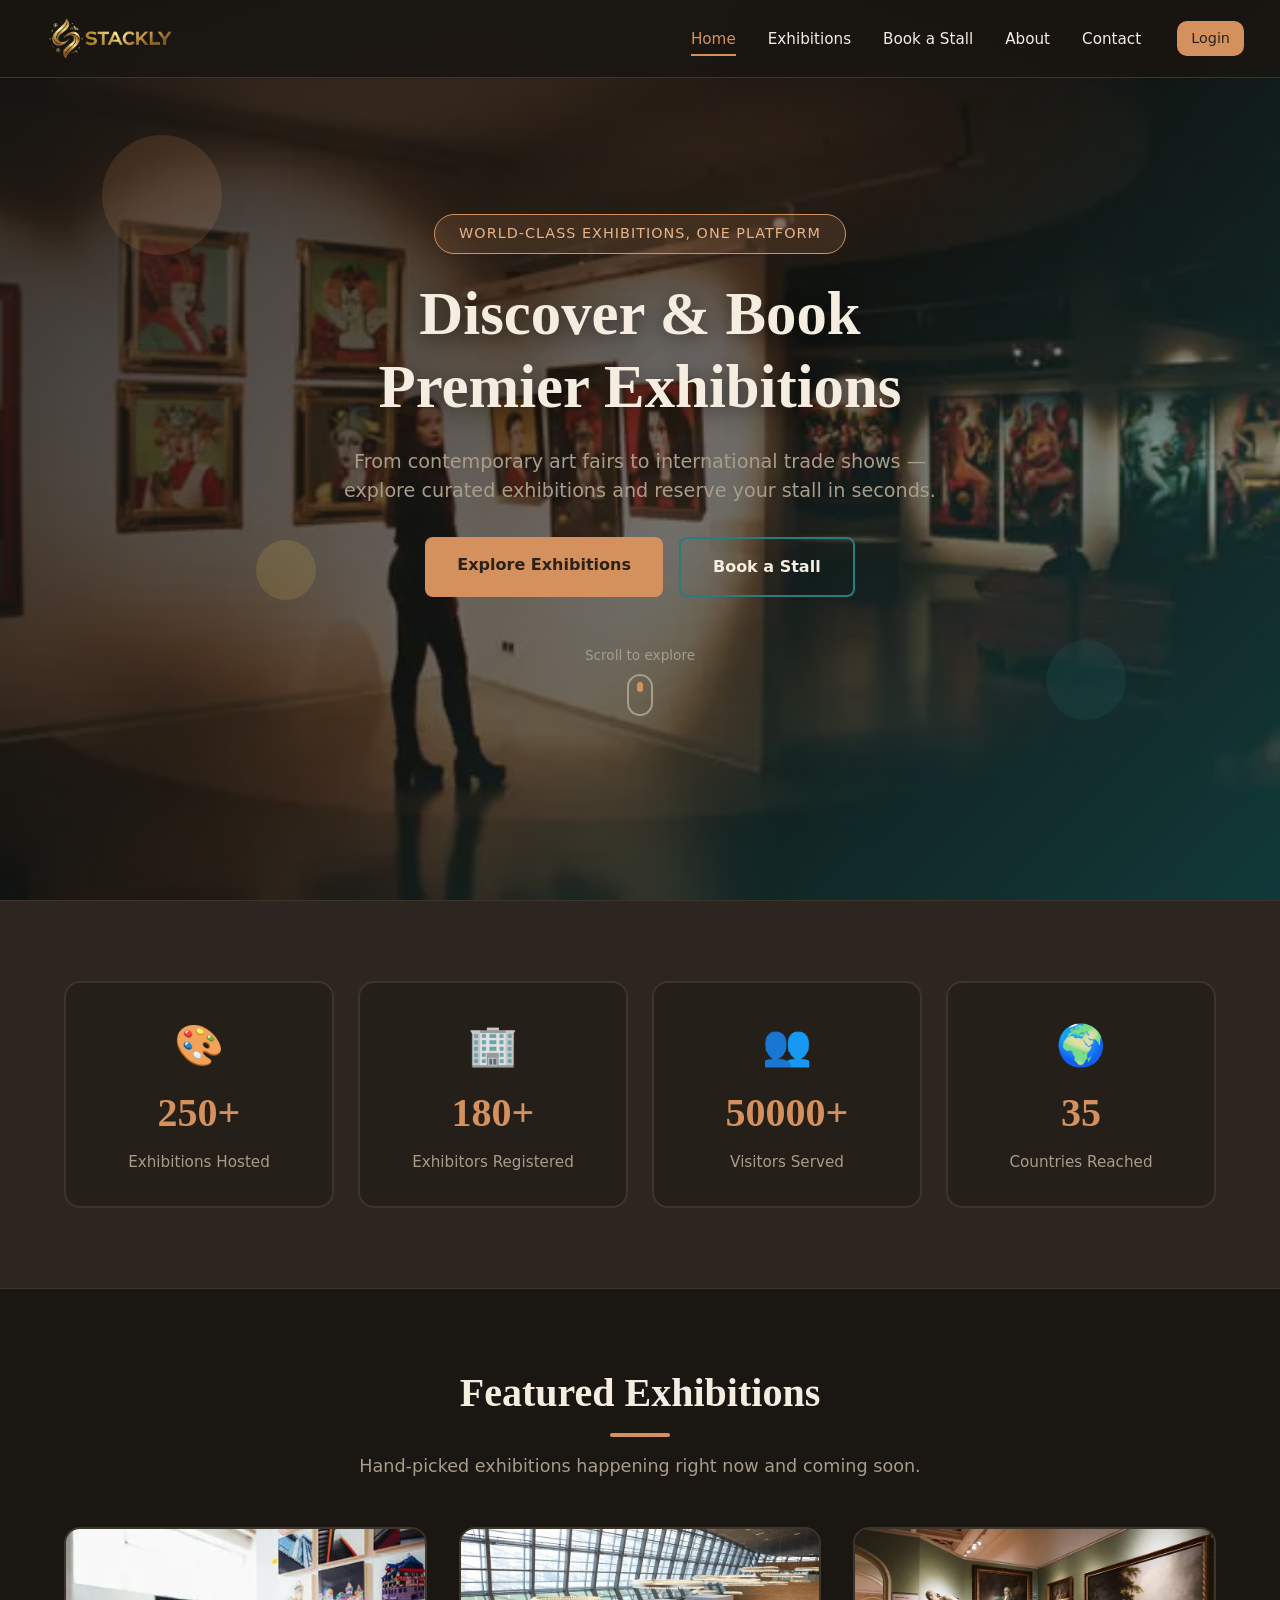
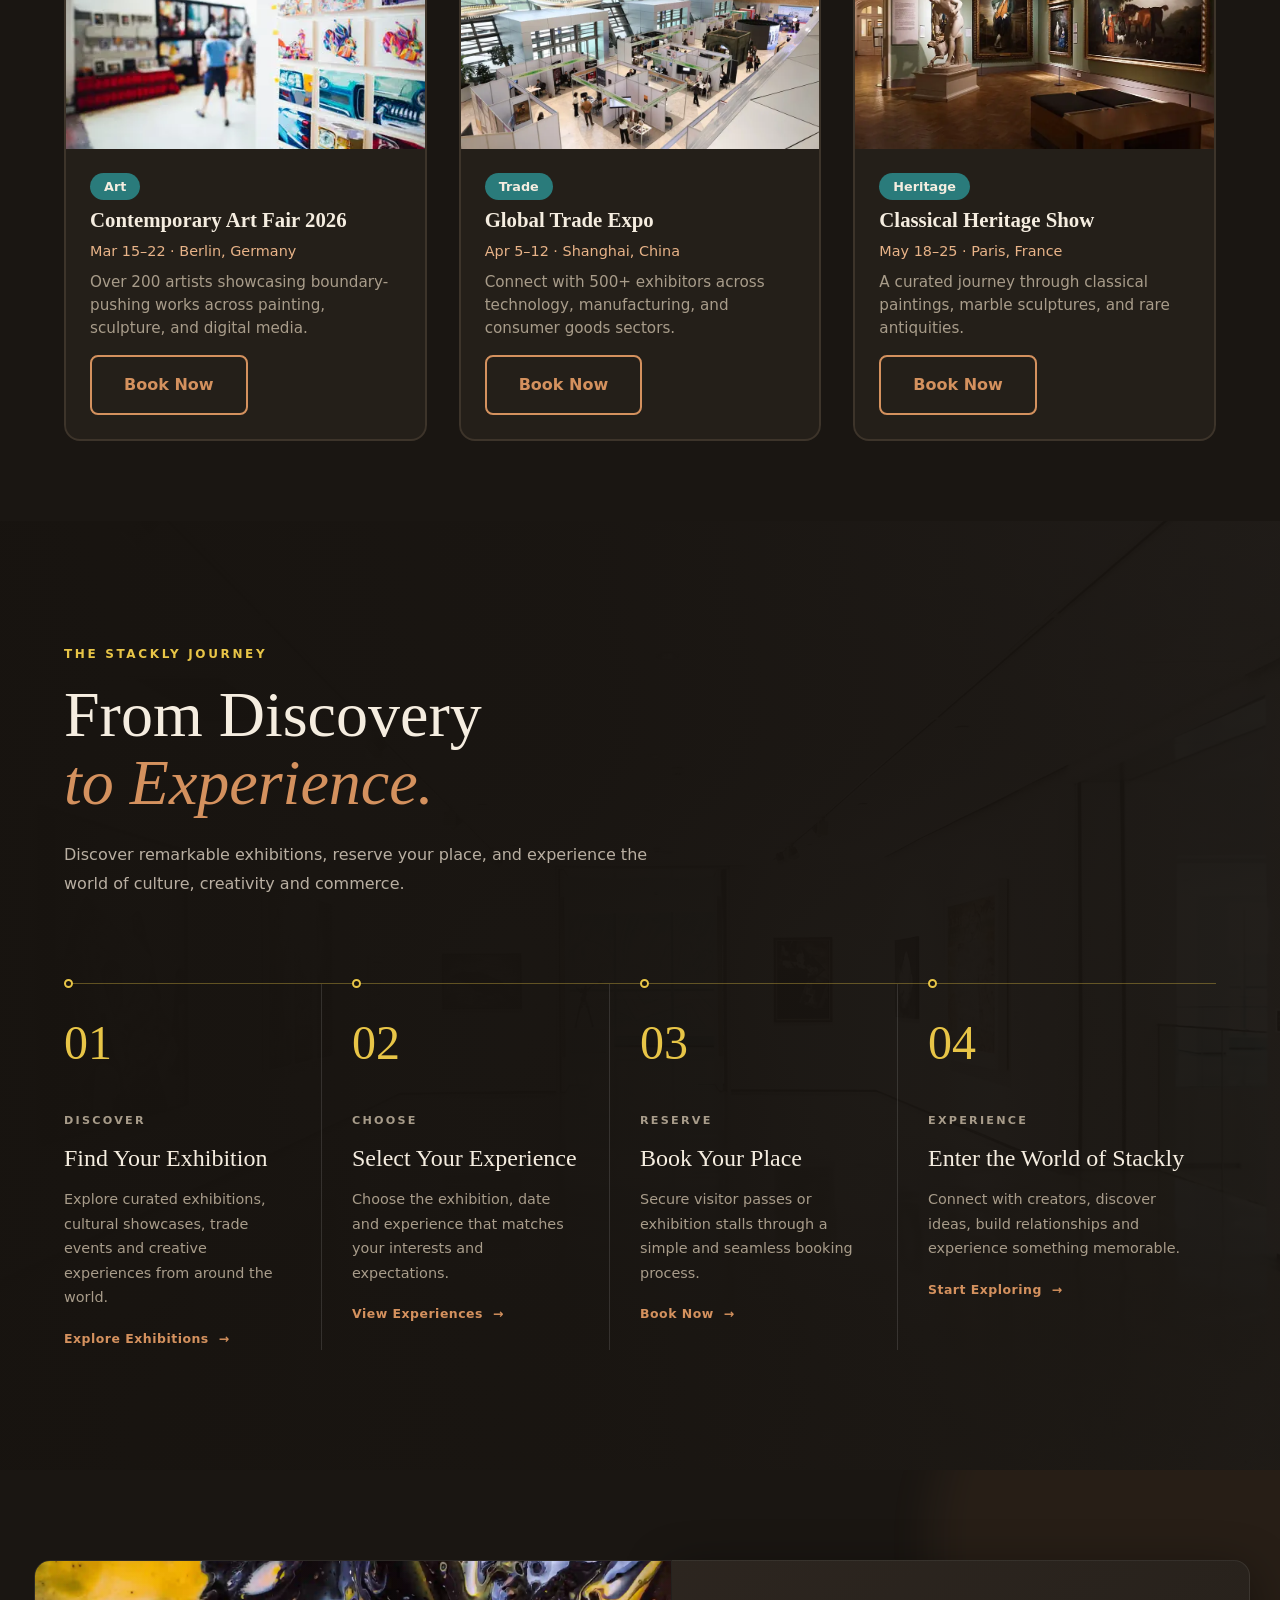
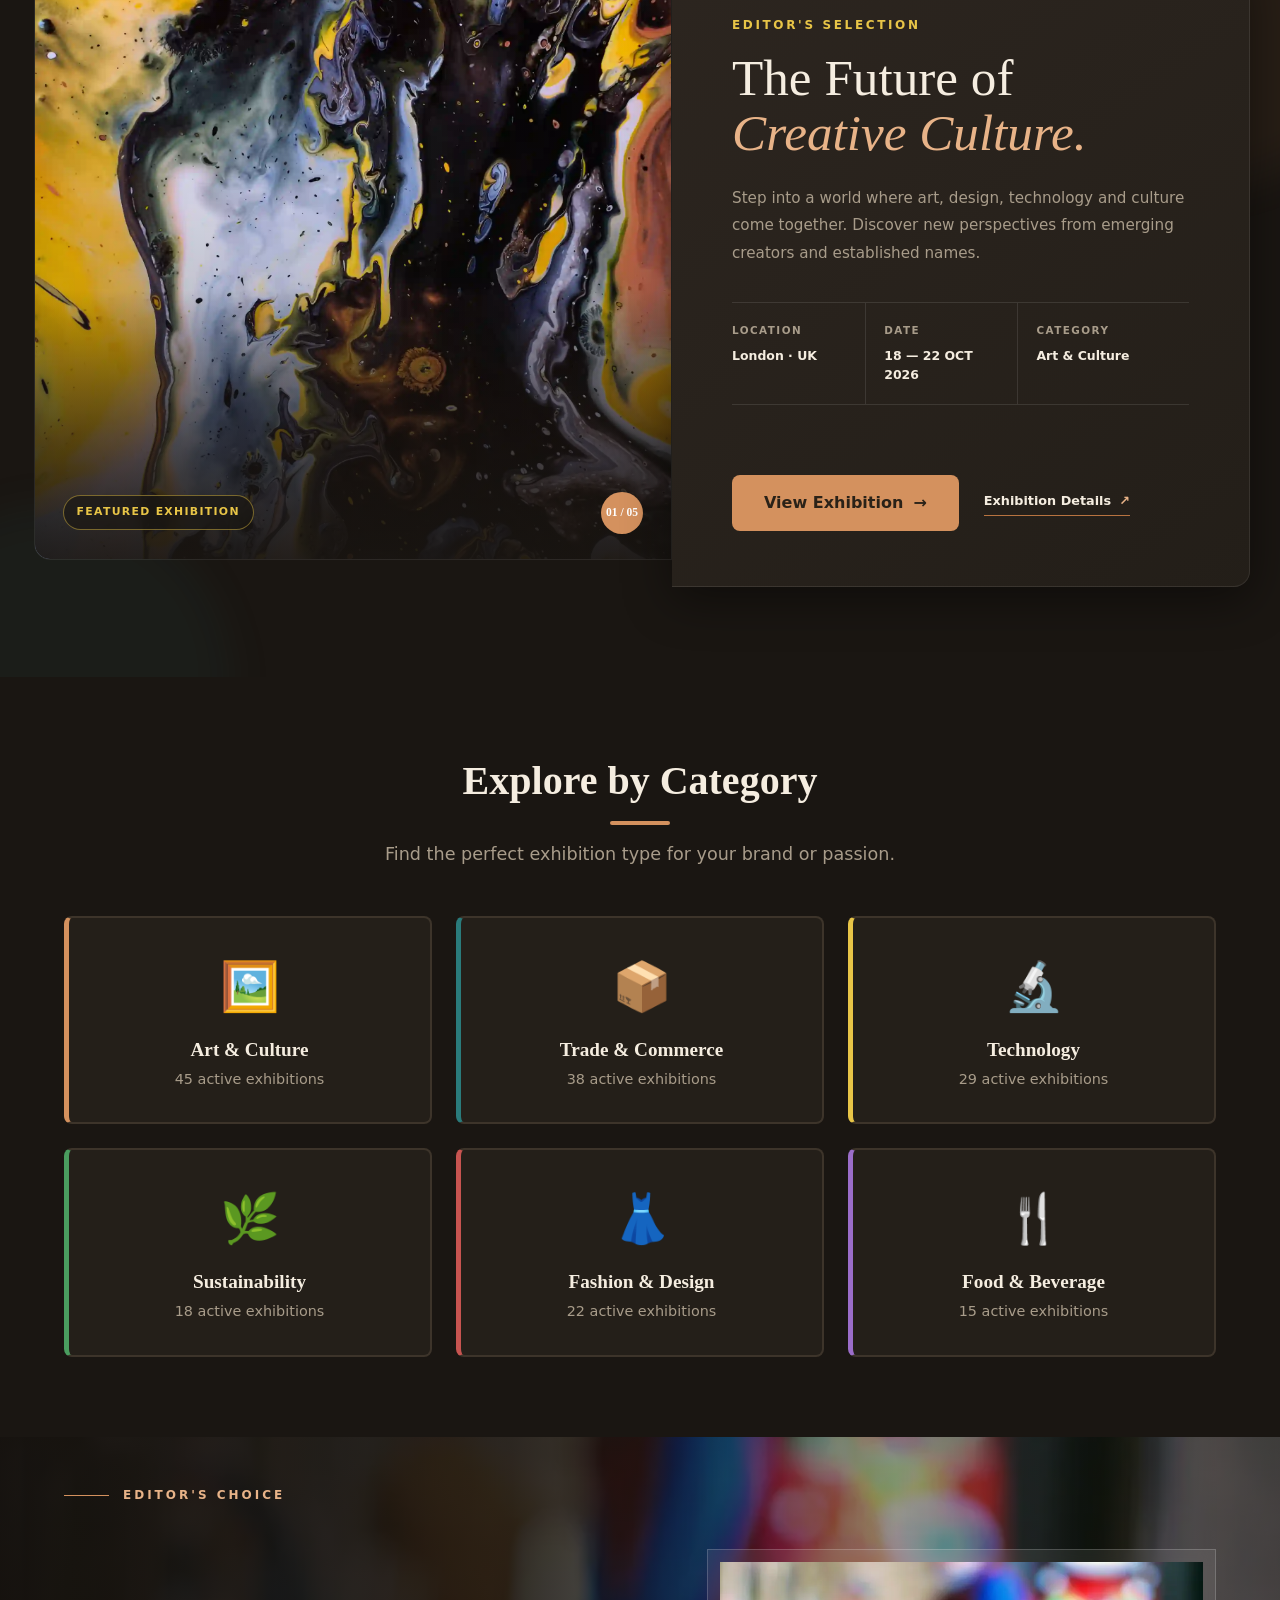
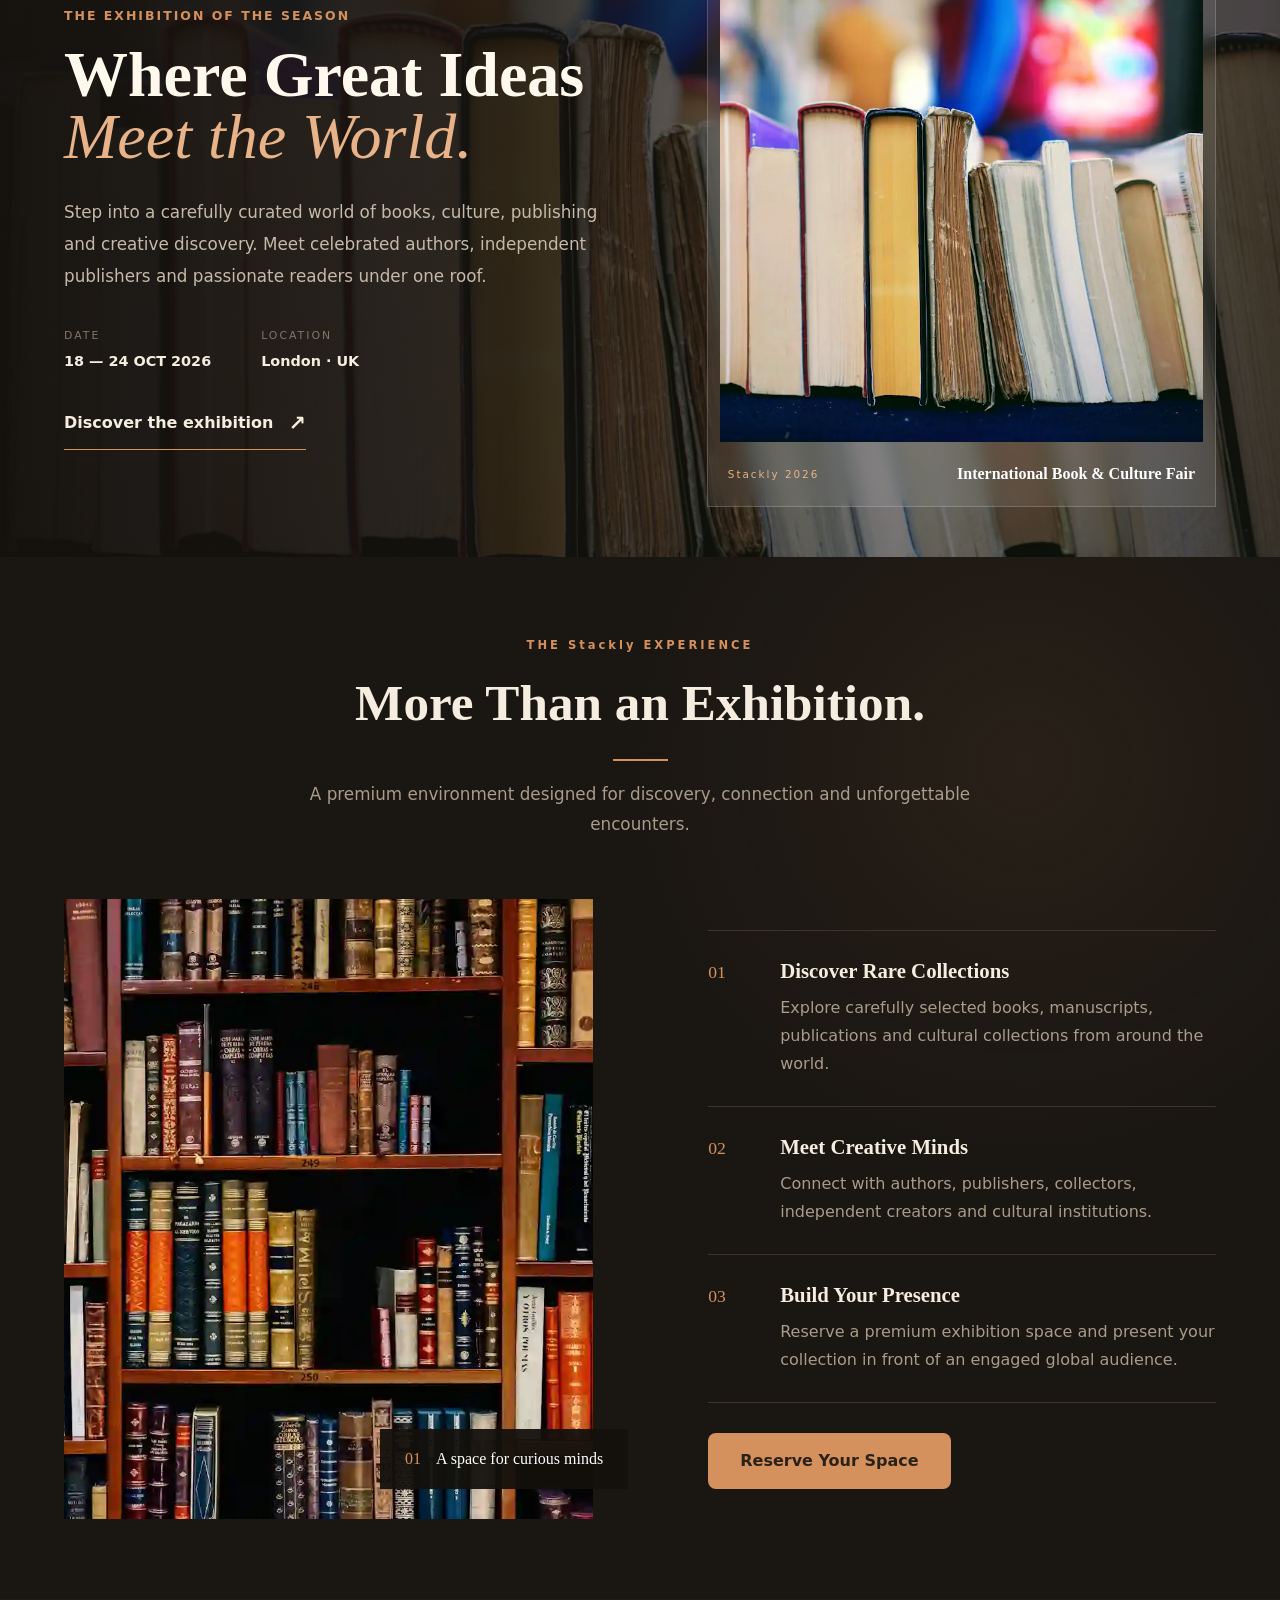
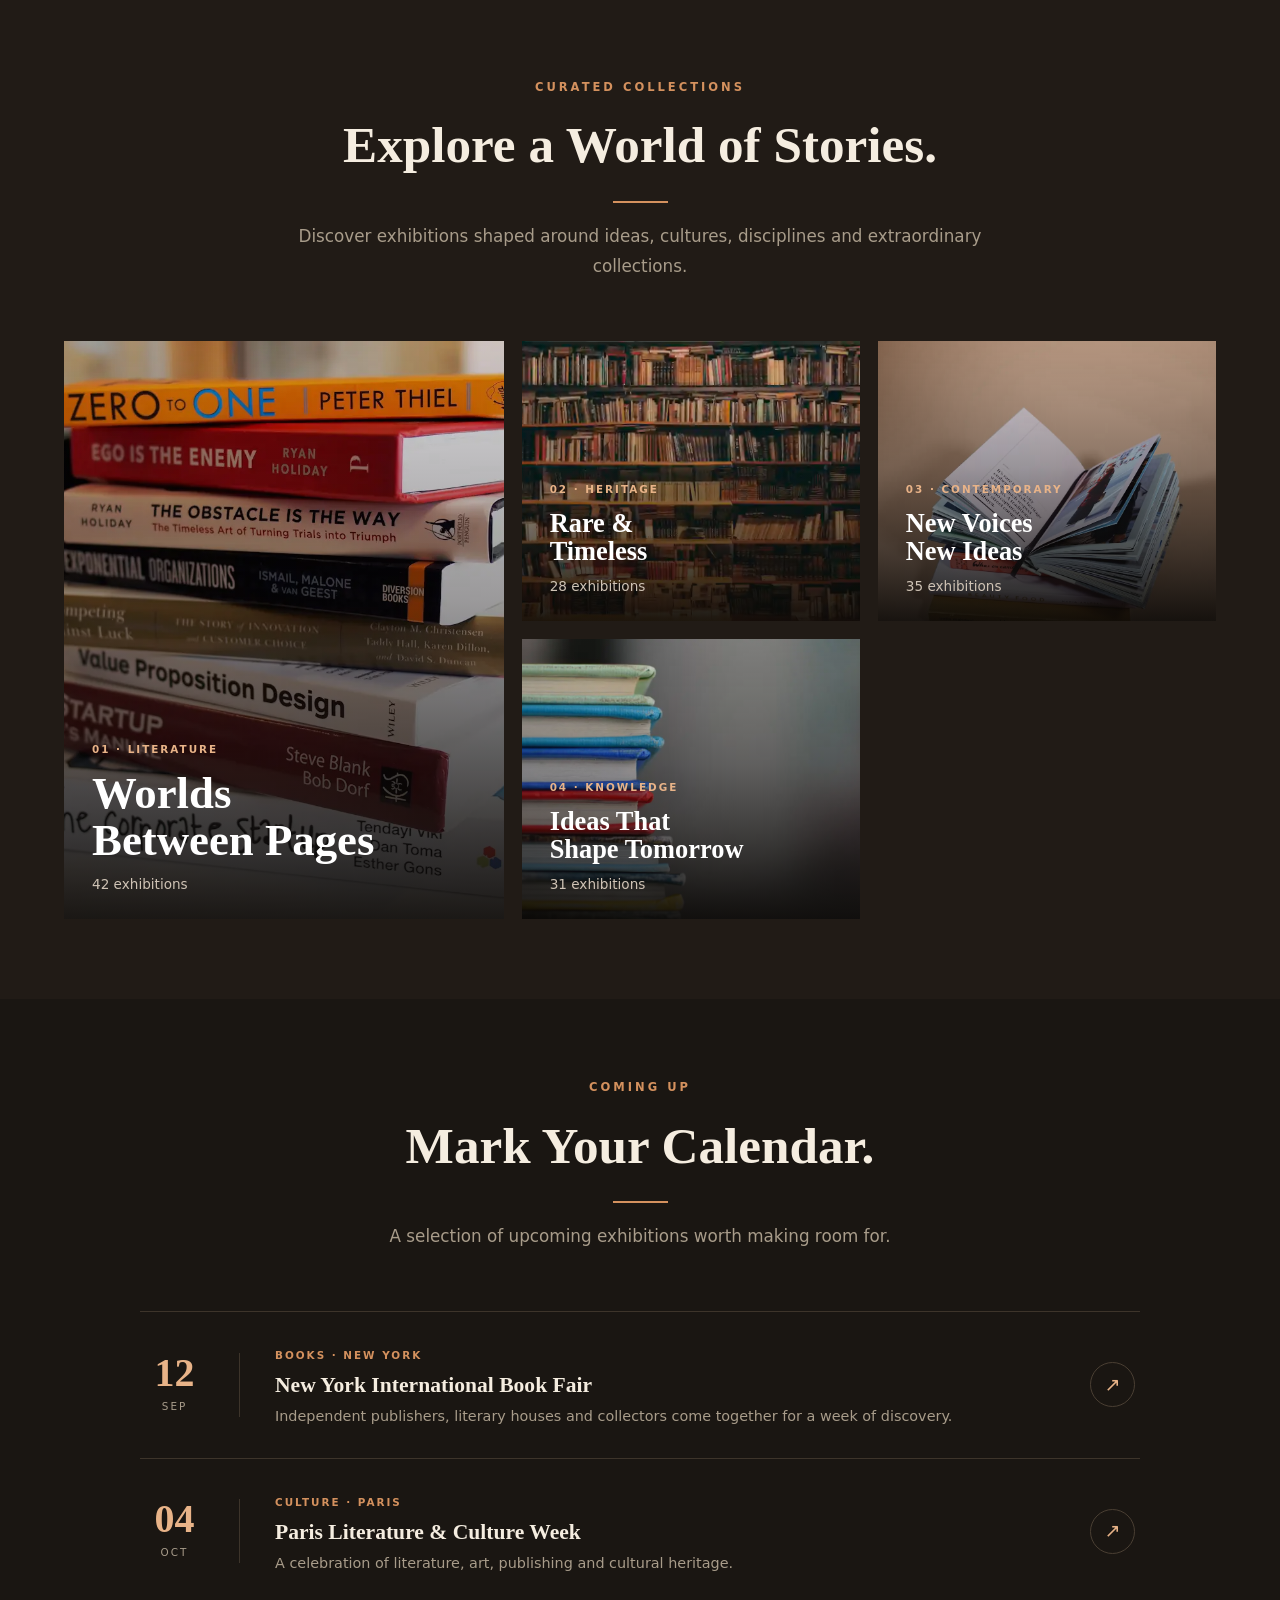
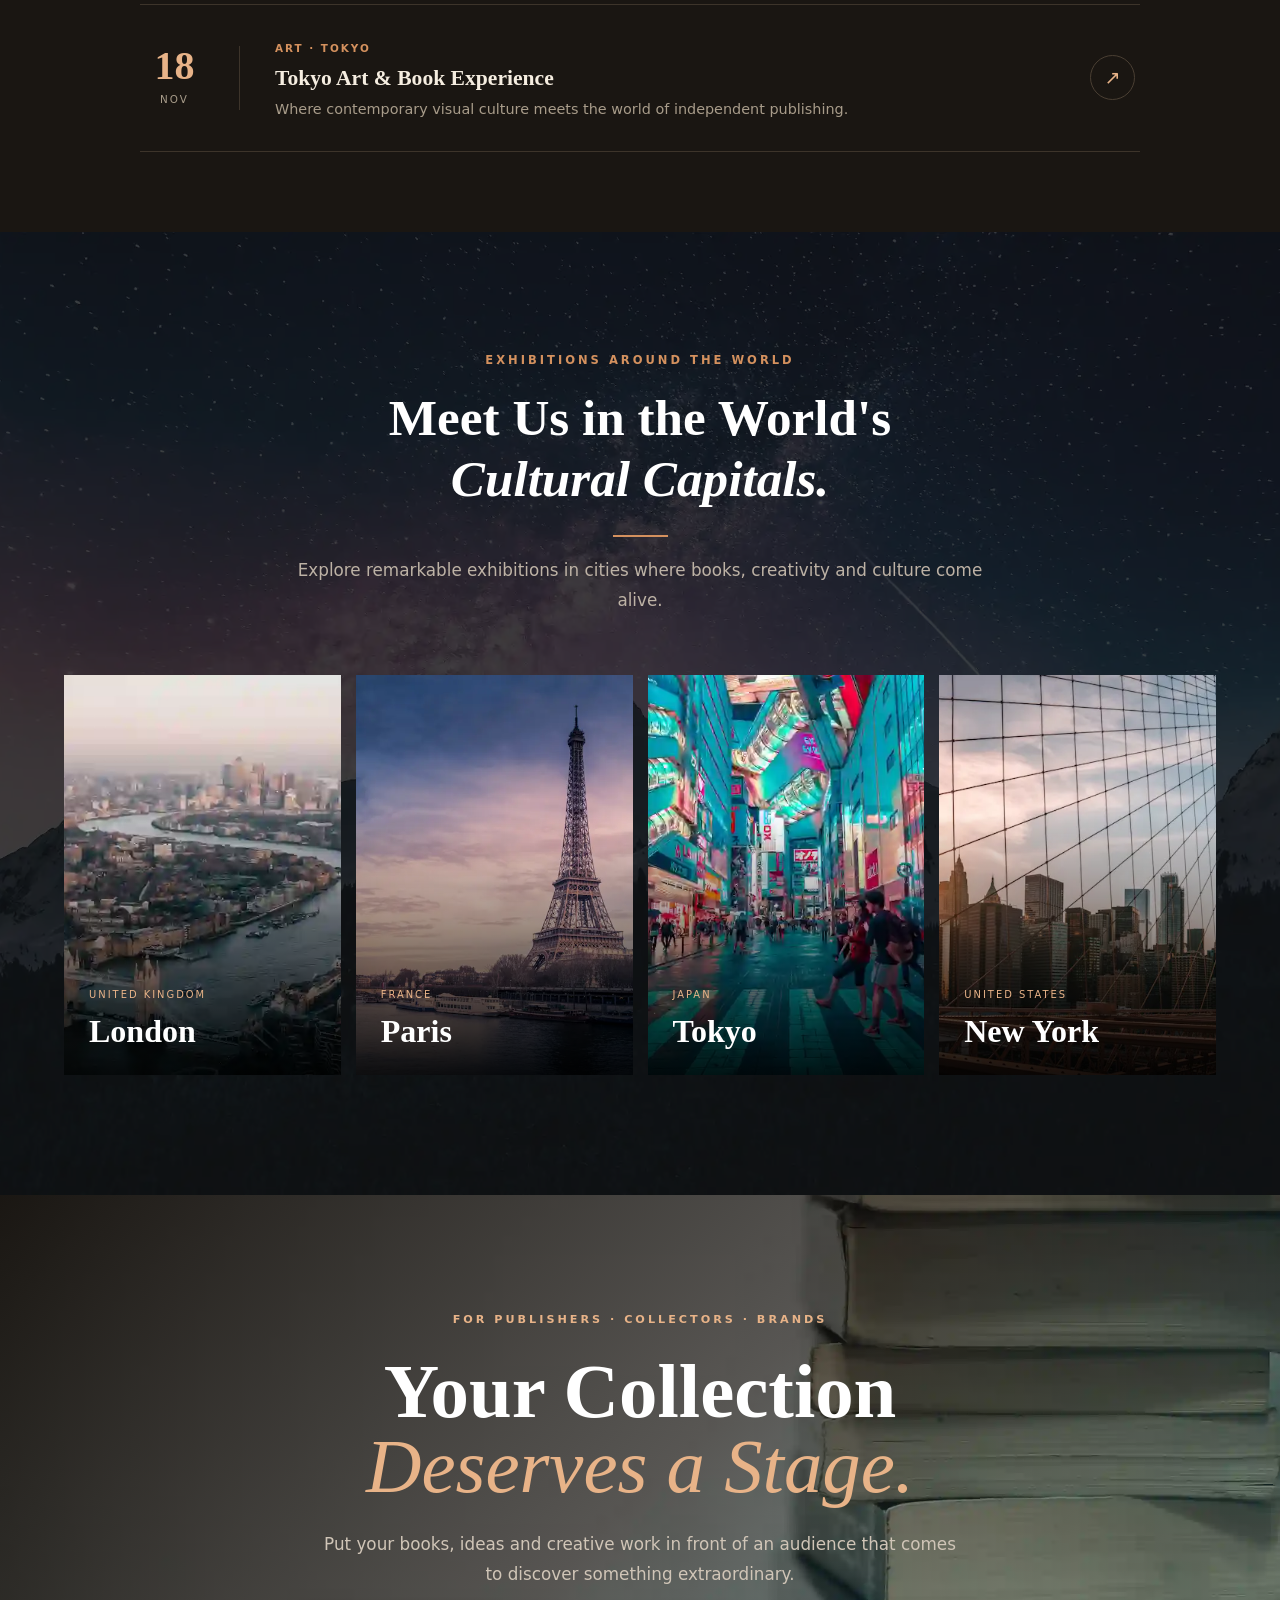
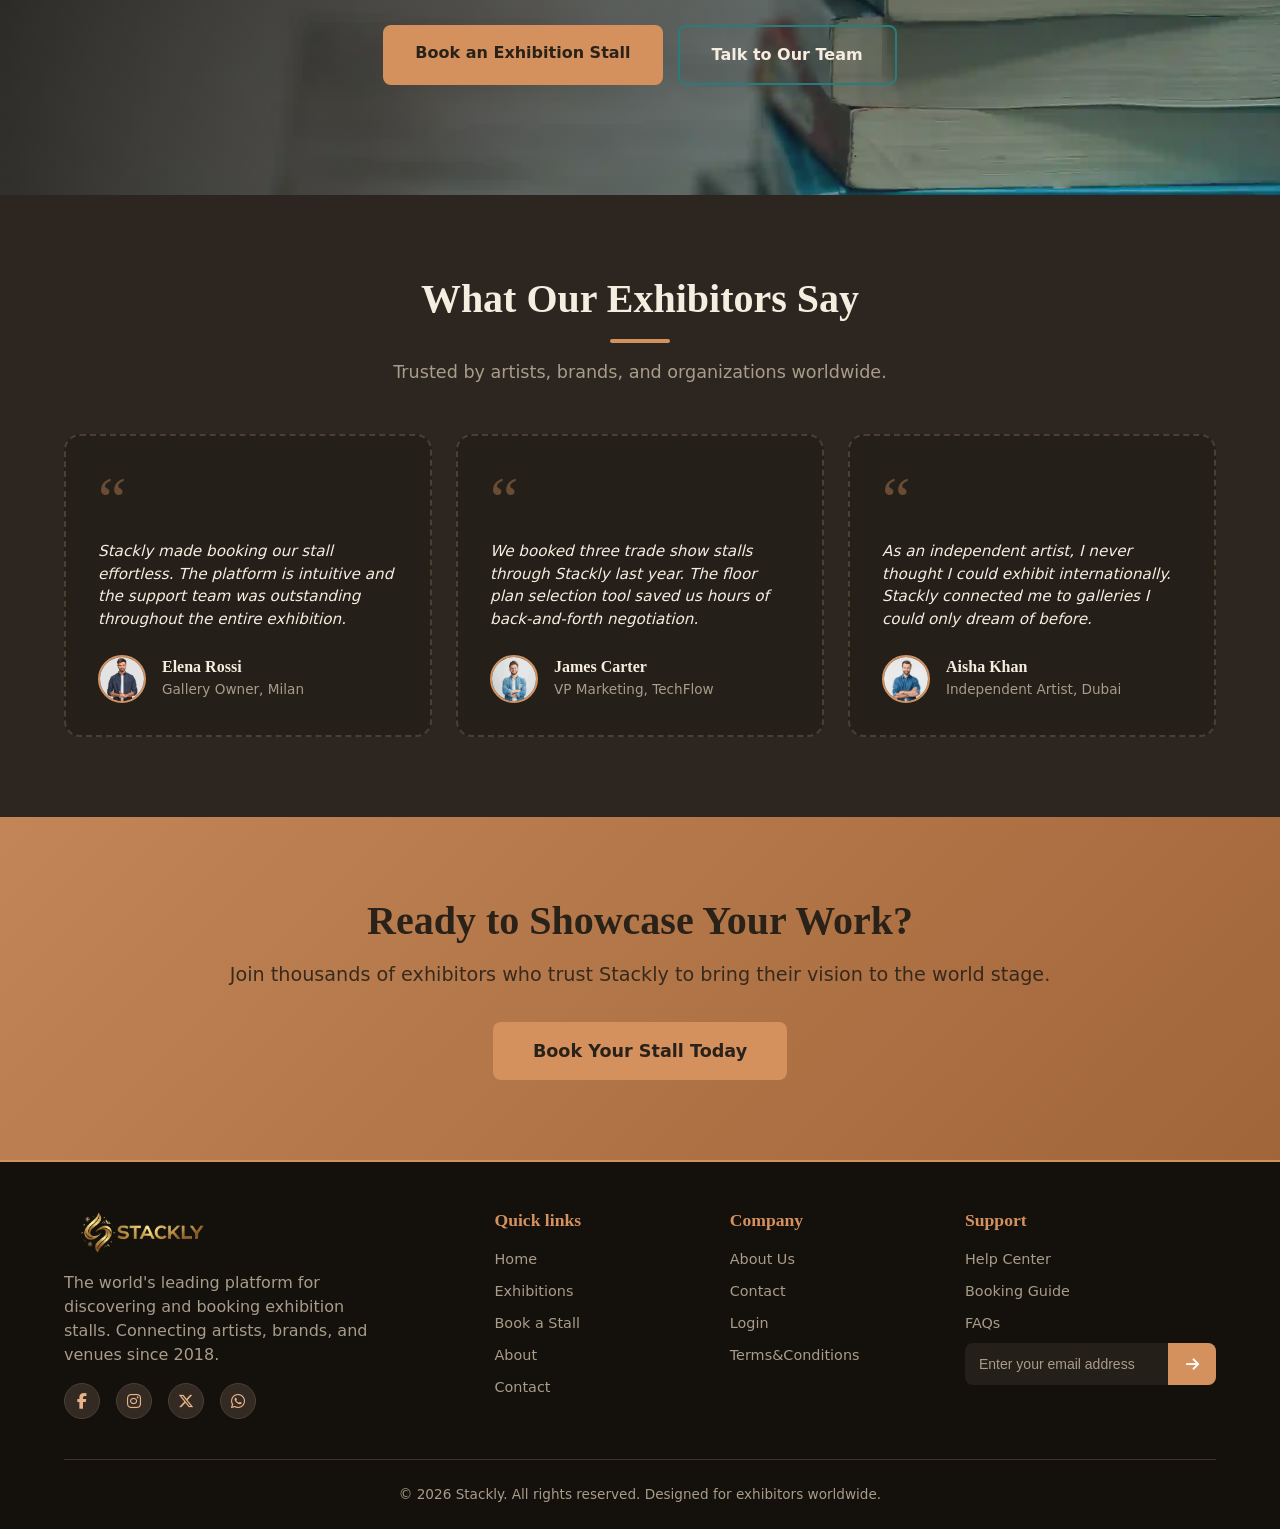
<file: index.html>
<!DOCTYPE html>
<html lang="en">
<head>
  <meta charset="UTF-8">
  <meta name="viewport" content="width=device-width, initial-scale=1.0">
  <title>Stackly — Premier Exhibition Booking Platform</title>
  <link rel="stylesheet" href="https://cdnjs.cloudflare.com/ajax/libs/font-awesome/6.5.2/css/all.min.css">
  <link rel="stylesheet" href="css/common.css">
  <link rel="stylesheet" href="css/home.css">
</head>
<body>

  <!-- ===== NAVBAR ===== -->
  <nav class="navbar">
    <a href="index.html" class="nav-logo">
      <img src="images/logo.webp" alt="Stackly Logo">
    </a>
    <ul class="nav-links">
      <li><a href="index.html">Home</a></li>
      <li><a href="exhibitions.html">Exhibitions</a></li>
      <li><a href="booking.html">Book a Stall</a></li>
      <li><a href="about.html">About</a></li>
      <li><a href="contact.html">Contact</a></li>
      <li><a href="login.html" class="nav-cta">Login</a></li>
    </ul>
    <button class="nav-toggle" aria-label="Menu">
      <span></span><span></span><span></span>
    </button>
  </nav>

  <!-- ===== MOBILE DRAWER ===== -->
  <div class="drawer-overlay"></div>
  <aside class="mobile-drawer">
    <button class="drawer-close" aria-label="Close">&times;</button>
    <a href="index.html">Home</a>
    <a href="exhibitions.html">Exhibitions</a>
    <a href="booking.html">Book a Stall</a>
    <a href="about.html">About</a>
    <a href="contact.html">Contact</a>
    <a href="login.html" class="nav-cta">Login</a>

    <!-- ===== DRAWER CONTACT DETAILS ===== -->
    <div class="drawer-contact">

      <div class="drawer-contact-title">
        <span>CONTACT US</span>
      </div>

      <a href="tel:+18005550198" class="drawer-contact-item">
        <span class="drawer-contact-icon">
          <i class="fas fa-phone"></i>
        </span>
        <span>
          <small>Call Us</small>
          +1 800 555 0198
        </span>
      </a>

      <a href="mailto:hello@Stackly.com" class="drawer-contact-item">
        <span class="drawer-contact-icon">
          <i class="fas fa-envelope"></i>
        </span>
        <span>
          <small>Email</small>
          hello@Stackly.com
        </span>
      </a>

      <div class="drawer-contact-item">
        <span class="drawer-contact-icon">
          <i class="fas fa-location-dot"></i>
        </span>
        <span>
          <small>Studio</small>
          Berlin, Germany
        </span>
      </div>

    </div>

  </aside>

  <!-- ===== SECTION 1: HERO ===== -->
  <section class="hero" id="hero">
    <div class="hero-bg"></div>
    <div class="hero-overlay"></div>
    <div class="hero-content container">
      <p class="hero-tag reveal-scale">World-Class Exhibitions, One Platform</p>
      <h1 class="hero-title reveal reveal-delay-1">Discover &amp; Book<br>Premier Exhibitions</h1>
      <p class="hero-subtitle reveal reveal-delay-2">From contemporary art fairs to international trade shows — explore curated exhibitions and reserve your stall in seconds.</p>
      <div class="hero-btns reveal reveal-delay-3">
        <a href="error.html" class="btn btn-primary">Explore Exhibitions</a>
        <a href="error.html" class="btn btn-secondary">Book a Stall</a>
      </div>
      <div class="hero-scroll reveal reveal-delay-4">
        <span>Scroll to explore</span>
        <div class="scroll-mouse"><div class="scroll-wheel"></div></div>
      </div>
    </div>
    <div class="floating-shapes">
      <div class="shape shape-1"></div>
      <div class="shape shape-2"></div>
      <div class="shape shape-3"></div>
    </div>
  </section>

  <!-- ===== SECTION 2: STATS ===== -->
  <section class="section stats-section">
    <div class="container">
      <div class="stats-grid">
        <div class="stat-card reveal-scale">
          <div class="stat-icon">🎨</div>
          <div class="stat-number" data-count="250" data-suffix="+">0</div>
          <div class="stat-label">Exhibitions Hosted</div>
        </div>
        <div class="stat-card reveal-scale reveal-delay-1">
          <div class="stat-icon">🏢</div>
          <div class="stat-number" data-count="180" data-suffix="+">0</div>
          <div class="stat-label">Exhibitors Registered</div>
        </div>
        <div class="stat-card reveal-scale reveal-delay-2">
          <div class="stat-icon">👥</div>
          <div class="stat-number" data-count="50000" data-suffix="+">0</div>
          <div class="stat-label">Visitors Served</div>
        </div>
        <div class="stat-card reveal-scale reveal-delay-3">
          <div class="stat-icon">🌍</div>
          <div class="stat-number" data-count="35" data-suffix="">0</div>
          <div class="stat-label">Countries Reached</div>
        </div>
      </div>
    </div>
  </section>

  <!-- ===== SECTION 3: FEATURED EXHIBITIONS ===== -->
  <section class="section featured-section" id="featured">
    <div class="container">
      <div class="section-title reveal">
        <h2>Featured Exhibitions</h2>
        <div class="accent-line"></div>
        <p>Hand-picked exhibitions happening right now and coming soon.</p>
      </div>
      <div class="featured-grid">
        <div class="featured-card reveal-scale">
          <img src="images/booking1.webp" alt="Contemporary Art Fair">
          <div class="featured-body">
            <span class="featured-badge">Art</span>
            <h3>Contemporary Art Fair 2026</h3>
            <p class="featured-meta">Mar 15–22 · Berlin, Germany</p>
            <p class="featured-desc">Over 200 artists showcasing boundary-pushing works across painting, sculpture, and digital media.</p>
            <a href="error.html" class="btn btn-outline">Book Now</a>
          </div>
        </div>
        <div class="featured-card reveal-scale reveal-delay-1">
          <img src="images/home2.webp" alt="Global Trade Expo">
          <div class="featured-body">
            <span class="featured-badge">Trade</span>
            <h3>Global Trade Expo</h3>
            <p class="featured-meta">Apr 5–12 · Shanghai, China</p>
            <p class="featured-desc">Connect with 500+ exhibitors across technology, manufacturing, and consumer goods sectors.</p>
            <a href="error.html" class="btn btn-outline">Book Now</a>
          </div>

        </div>
        <div class="featured-card reveal-scale reveal-delay-2">
          <img src="images/home3.webp" alt="Classical Heritage Show">
          <div class="featured-body">
            <span class="featured-badge">Heritage</span>
            <h3>Classical Heritage Show</h3>
            <p class="featured-meta">May 18–25 · Paris, France</p>
            <p class="featured-desc">A curated journey through classical paintings, marble sculptures, and rare antiquities.</p>
            <a href="error.html" class="btn btn-outline">Book Now</a>
          </div>
        </div>
      </div>
    </div>
  </section>

<!-- ==========================================
     PREMIUM HOW IT WORKS
========================================== -->
<section class="premium-how-section" id="how-it-works">

  <div class="premium-how-bg"></div>

  <div class="premium-how-overlay"></div>

  <div class="container premium-how-container">

    <div class="premium-section-intro reveal">
      <span class="premium-eyebrow">THE Stackly JOURNEY</span>

      <h2>
        From Discovery
        <span>to Experience.</span>
      </h2>

      <p>
        Discover remarkable exhibitions, reserve your place,
        and experience the world of culture, creativity and commerce.
      </p>
    </div>


    <div class="how-timeline">

      <!-- STEP 01 -->
      <div class="how-step reveal">

        <div class="how-step-number">01</div>

        <div class="how-step-line"></div>

        <div class="how-step-content">

          <span class="how-step-label">DISCOVER</span>

          <h3>Find Your Exhibition</h3>

          <p>
            Explore curated exhibitions, cultural showcases,
            trade events and creative experiences from around the world.
          </p>

          <a href="error.html" class="how-step-link">
            Explore Exhibitions
            <span>→</span>
          </a>

        </div>

      </div>


      <!-- STEP 02 -->
      <div class="how-step reveal">

        <div class="how-step-number">02</div>

        <div class="how-step-line"></div>

        <div class="how-step-content">

          <span class="how-step-label">CHOOSE</span>

          <h3>Select Your Experience</h3>

          <p>
            Choose the exhibition, date and experience
            that matches your interests and expectations.
          </p>

          <a href="error.html" class="how-step-link">
            View Experiences
            <span>→</span>
          </a>

        </div>

      </div>


      <!-- STEP 03 -->
      <div class="how-step reveal">

        <div class="how-step-number">03</div>

        <div class="how-step-line"></div>

        <div class="how-step-content">

          <span class="how-step-label">RESERVE</span>

          <h3>Book Your Place</h3>

          <p>
            Secure visitor passes or exhibition stalls
            through a simple and seamless booking process.
          </p>

          <a href="error.html" class="how-step-link">
            Book Now
            <span>→</span>
          </a>

        </div>

      </div>


      <!-- STEP 04 -->
      <div class="how-step reveal">

        <div class="how-step-number">04</div>

        <div class="how-step-line"></div>

        <div class="how-step-content">

          <span class="how-step-label">EXPERIENCE</span>

          <h3>Enter the World of Stackly</h3>

          <p>
            Connect with creators, discover ideas,
            build relationships and experience something memorable.
          </p>

          <a href="error.html" class="how-step-link">
            Start Exploring
            <span>→</span>
          </a>

        </div>

      </div>

    </div>

  </div>

</section>

<!-- ==========================================
     FEATURED EXHIBITION SPOTLIGHT
========================================== -->
<section class="spotlight-section">

  <div class="spotlight-image">

    <img
      src="images/home4.webp"
      alt="Premium art exhibition">

    <div class="spotlight-image-overlay"></div>

    <div class="spotlight-image-caption">
      <span>FEATURED EXHIBITION</span>
      <strong>01 / 05</strong>
    </div>

  </div>


  <div class="spotlight-content">

    <span class="premium-eyebrow">
      EDITOR'S SELECTION
    </span>

    <h2>
      The Future of
      <span>Creative Culture.</span>
    </h2>

    <p class="spotlight-description">
      Step into a world where art, design, technology and
      culture come together. Discover new perspectives from
      emerging creators and established names.
    </p>


    <div class="spotlight-details">

      <div class="spotlight-detail">
        <span>LOCATION</span>
        <strong>London · UK</strong>
      </div>

      <div class="spotlight-detail">
        <span>DATE</span>
        <strong>18 — 22 OCT 2026</strong>
      </div>

      <div class="spotlight-detail">
        <span>CATEGORY</span>
        <strong>Art & Culture</strong>
      </div>

    </div>


    <div class="spotlight-actions">

      <a href="error.html" class="btn btn-primary">
        View Exhibition
        <span>→</span>
      </a>

      <a href="error.html" class="spotlight-text-link">
        Exhibition Details
        <span>↗</span>
      </a>

    </div>

  </div>

</section>

  <!-- ===== SECTION 5: CATEGORIES ===== -->
  <section class="section categories-section">
    <div class="container">
      <div class="section-title reveal">
        <h2>Explore by Category</h2>
        <div class="accent-line"></div>
        <p>Find the perfect exhibition type for your brand or passion.</p>
      </div>
      <div class="categories-grid">
        <div class="category-card reveal-scale" style="--cat-color:#d4915e">
          <div class="cat-icon">🖼️</div>
          <h3>Art &amp; Culture</h3>
          <p>45 active exhibitions</p>
        </div>
        <div class="category-card reveal-scale reveal-delay-1" style="--cat-color:#2a7b7b">
          <div class="cat-icon">📦</div>
          <h3>Trade &amp; Commerce</h3>
          <p>38 active exhibitions</p>
        </div>
        <div class="category-card reveal-scale reveal-delay-2" style="--cat-color:#e8c547">
          <div class="cat-icon">🔬</div>
          <h3>Technology</h3>
          <p>29 active exhibitions</p>
        </div>
        <div class="category-card reveal-scale reveal-delay-3" style="--cat-color:#4a9d5f">
          <div class="cat-icon">🌿</div>
          <h3>Sustainability</h3>
          <p>18 active exhibitions</p>
        </div>
        <div class="category-card reveal-scale reveal-delay-4" style="--cat-color:#c75450">
          <div class="cat-icon">👗</div>
          <h3>Fashion &amp; Design</h3>
          <p>22 active exhibitions</p>
        </div>
        <div class="category-card reveal-scale reveal-delay-5" style="--cat-color:#9b6dc9">
          <div class="cat-icon">🍴</div>
          <h3>Food &amp; Beverage</h3>
          <p>15 active exhibitions</p>
        </div>
      </div>
    </div>
  </section>

<!-- =========================================================
     PREMIUM SECTION 1: EDITOR'S CHOICE
     ========================================================= -->
<section class="editor-choice-section">
  <div class="editor-choice-bg"></div>
  <div class="editor-choice-overlay"></div>

  <div class="container editor-choice-content">
    <div class="editor-label reveal">
      <span></span>
      EDITOR'S CHOICE
    </div>

    <div class="editor-layout">

      <div class="editor-copy reveal-left">
        <p class="editor-kicker">THE EXHIBITION OF THE SEASON</p>

        <h2>
          Where Great Ideas
          <em>Meet the World.</em>
        </h2>

        <p class="editor-description">
          Step into a carefully curated world of books, culture,
          publishing and creative discovery. Meet celebrated authors,
          independent publishers and passionate readers under one roof.
        </p>

        <div class="editor-meta">
          <div>
            <span>DATE</span>
            <strong>18 — 24 OCT 2026</strong>
          </div>

          <div>
            <span>LOCATION</span>
            <strong>London · UK</strong>
          </div>
        </div>

        <a href="error.html" class="editor-link">
          Discover the exhibition
          <span>↗</span>
        </a>
      </div>

      <div class="editor-card reveal-right">
        <div class="editor-card-image">
          <img
            src="images/home5.webp"
            alt="Premium book exhibition"
          >
        </div>

        <div class="editor-card-bottom">
          <span>Stackly 2026</span>
          <strong>International Book & Culture Fair</strong>
        </div>
      </div>

    </div>
  </div>
</section>


<!-- =========================================================
     PREMIUM SECTION 2: EXPERIENCE
     ========================================================= -->
<section class="experience-section section">

  <div class="container">

    <div class="premium-section-heading reveal">
      <span>THE Stackly EXPERIENCE</span>
      <h2>More Than an Exhibition.</h2>
      <p>
        A premium environment designed for discovery, connection
        and unforgettable encounters.
      </p>
    </div>

    <div class="experience-grid">

      <div class="experience-image reveal-left">
        <img
          src="images/home6.webp"
          alt="Library exhibition experience"
        >

        <div class="experience-image-caption">
          <span>01</span>
          A space for curious minds
        </div>
      </div>

      <div class="experience-content reveal-right">

        <div class="experience-item">
          <span>01</span>
          <div>
            <h3>Discover Rare Collections</h3>
            <p>
              Explore carefully selected books, manuscripts,
              publications and cultural collections from around the world.
            </p>
          </div>
        </div>

        <div class="experience-item">
          <span>02</span>
          <div>
            <h3>Meet Creative Minds</h3>
            <p>
              Connect with authors, publishers, collectors,
              independent creators and cultural institutions.
            </p>
          </div>
        </div>

        <div class="experience-item">
          <span>03</span>
          <div>
            <h3>Build Your Presence</h3>
            <p>
              Reserve a premium exhibition space and present your
              collection in front of an engaged global audience.
            </p>
          </div>
        </div>

        <a href="error.html" class="btn btn-primary experience-btn">
          Reserve Your Space
        </a>

      </div>

    </div>

  </div>

</section>


<!-- =========================================================
     PREMIUM SECTION 3: CURATED COLLECTIONS
     ========================================================= -->
<section class="collections-section section">

  <div class="container">

    <div class="premium-section-heading reveal">
      <span>CURATED COLLECTIONS</span>
      <h2>Explore a World of Stories.</h2>
      <p>
        Discover exhibitions shaped around ideas, cultures,
        disciplines and extraordinary collections.
      </p>
    </div>

    <div class="collections-grid">

      <a href="error.html" class="collection-card collection-large reveal-scale">
        <img
          src="images/home7.webp"
          alt="Literature collection"
        >

        <div class="collection-overlay"></div>

        <div class="collection-content">
          <span>01 · LITERATURE</span>
          <h3>Worlds<br>Between Pages</h3>
          <p>42 exhibitions</p>
        </div>
      </a>


      <a href="error.html" class="collection-card reveal-scale reveal-delay-1">
        <img
          src="images/home8.webp"
          alt="Rare books collection"
        >

        <div class="collection-overlay"></div>

        <div class="collection-content">
          <span>02 · HERITAGE</span>
          <h3>Rare &<br>Timeless</h3>
          <p>28 exhibitions</p>
        </div>
      </a>


      <a href="error.html" class="collection-card reveal-scale reveal-delay-2">
        <img
          src="images/home9.webp"
          alt="Contemporary books"
        >

        <div class="collection-overlay"></div>

        <div class="collection-content">
          <span>03 · CONTEMPORARY</span>
          <h3>New Voices<br>New Ideas</h3>
          <p>35 exhibitions</p>
        </div>
      </a>


      <a href="error.html" class="collection-card reveal-scale reveal-delay-3">
        <img
          src="images/home10.webp"
          alt="Knowledge collection"
        >

        <div class="collection-overlay"></div>

        <div class="collection-content">
          <span>04 · KNOWLEDGE</span>
          <h3>Ideas That<br>Shape Tomorrow</h3>
          <p>31 exhibitions</p>
        </div>
      </a>

    </div>

  </div>

</section>


<!-- =========================================================
     PREMIUM SECTION 4: UPCOMING
     ========================================================= -->
<section class="upcoming-section section">

  <div class="container">

    <div class="premium-section-heading reveal">
      <span>COMING UP</span>
      <h2>Mark Your Calendar.</h2>
      <p>
        A selection of upcoming exhibitions worth making room for.
      </p>
    </div>

    <div class="upcoming-list">

      <div class="upcoming-item reveal-left">
        <div class="upcoming-date">
          <strong>12</strong>
          <span>SEP</span>
        </div>

        <div class="upcoming-info">
          <span>BOOKS · NEW YORK</span>
          <h3>New York International Book Fair</h3>
          <p>
            Independent publishers, literary houses and collectors
            come together for a week of discovery.
          </p>
        </div>

        <a href="error.html" class="upcoming-arrow">↗</a>
      </div>


      <div class="upcoming-item reveal-left reveal-delay-1">
        <div class="upcoming-date">
          <strong>04</strong>
          <span>OCT</span>
        </div>

        <div class="upcoming-info">
          <span>CULTURE · PARIS</span>
          <h3>Paris Literature & Culture Week</h3>
          <p>
            A celebration of literature, art, publishing and
            cultural heritage.
          </p>
        </div>

        <a href="error.html" class="upcoming-arrow">↗</a>
      </div>


      <div class="upcoming-item reveal-left reveal-delay-2">
        <div class="upcoming-date">
          <strong>18</strong>
          <span>NOV</span>
        </div>

        <div class="upcoming-info">
          <span>ART · TOKYO</span>
          <h3>Tokyo Art & Book Experience</h3>
          <p>
            Where contemporary visual culture meets the world
            of independent publishing.
          </p>
        </div>

        <a href="error.html" class="upcoming-arrow">↗</a>
      </div>

    </div>

  </div>

</section>


<!-- =========================================================
     PREMIUM SECTION 5: GLOBAL CITIES
     ========================================================= -->
<section class="cities-section">

  <div class="cities-background"></div>

  <div class="container cities-content">

    <div class="premium-section-heading light reveal">
      <span>EXHIBITIONS AROUND THE WORLD</span>
      <h2>Meet Us in the World's<br><em>Cultural Capitals.</em></h2>
      <p>
        Explore remarkable exhibitions in cities where books,
        creativity and culture come alive.
      </p>
    </div>

    <div class="cities-grid">

      <a href="error.html" class="city-card reveal-scale">
        <img
          src="images/home11.webp"
          alt="London"
        >
        <div>
          <span>UNITED KINGDOM</span>
          <h3>London</h3>
        </div>
      </a>

      <a href="error.html" class="city-card reveal-scale reveal-delay-1">
        <img
          src="images/about4.webp"
          alt="Paris"
        >
        <div>
          <span>FRANCE</span>
          <h3>Paris</h3>
        </div>
      </a>

      <a href="error.html" class="city-card reveal-scale reveal-delay-2">
        <img
          src="images/home13.webp"
          alt="Tokyo"
        >
        <div>
          <span>JAPAN</span>
          <h3>Tokyo</h3>
        </div>
      </a>

      <a href="error.html" class="city-card reveal-scale reveal-delay-3">
        <img
          src="images/home14.webp"
          alt="New York"
        >
        <div>
          <span>UNITED STATES</span>
          <h3>New York</h3>
        </div>
      </a>

    </div>

  </div>

</section>


<!-- =========================================================
     PREMIUM SECTION 6: EXHIBITOR CTA
     ========================================================= -->
<section class="premium-cta-section">

  <div class="premium-cta-image"></div>
  <div class="premium-cta-overlay"></div>

  <div class="container premium-cta-content reveal-scale">

    <span class="premium-cta-label">
      FOR PUBLISHERS · COLLECTORS · BRANDS
    </span>

    <h2>
      Your Collection
      <em>Deserves a Stage.</em>
    </h2>

    <p>
      Put your books, ideas and creative work in front of
      an audience that comes to discover something extraordinary.
    </p>

    <div class="premium-cta-buttons">
      <a href="error.html" class="btn btn-primary">
        Book an Exhibition Stall
      </a>

      <a href="error.html" class="btn btn-secondary">
        Talk to Our Team
      </a>
    </div>

  </div>

</section>

  <!-- ===== SECTION 6: TESTIMONIALS ===== -->
  <section class="section testimonials-section">
    <div class="container">
      <div class="section-title reveal">
        <h2>What Our Exhibitors Say</h2>
        <div class="accent-line"></div>
        <p>Trusted by artists, brands, and organizations worldwide.</p>
      </div>
      <div class="testimonials-grid">
        <div class="testimonial-card reveal reveal-delay-1">
          <div class="quote-mark">&ldquo;</div>
          <p>Stackly made booking our stall effortless. The platform is intuitive and the support team was outstanding throughout the entire exhibition.</p>
          <div class="testimonial-author">
            <img src="images/team1.webp" alt="Elena Rossi">
            <div>
              <h4>Elena Rossi</h4>
              <span>Gallery Owner, Milan</span>
            </div>
          </div>
        </div>
        <div class="testimonial-card reveal reveal-delay-2">
          <div class="quote-mark">&ldquo;</div>
          <p>We booked three trade show stalls through Stackly last year. The floor plan selection tool saved us hours of back-and-forth negotiation.</p>
          <div class="testimonial-author">
            <img src="images/team2.webp" alt="James Carter">
            <div>
              <h4>James Carter</h4>
              <span>VP Marketing, TechFlow</span>
            </div>
          </div>
        </div>
        <div class="testimonial-card reveal reveal-delay-3">
          <div class="quote-mark">&ldquo;</div>
          <p>As an independent artist, I never thought I could exhibit internationally. Stackly connected me to galleries I could only dream of before.</p>
          <div class="testimonial-author">
            <img src="images/team3.webp" alt="Aisha Khan">
            <div>
              <h4>Aisha Khan</h4>
              <span>Independent Artist, Dubai</span>
            </div>
          </div>
        </div>
      </div>
    </div>
  </section>

  <!-- ===== SECTION 7: CTA ===== -->
  <section class="cta-section">
    <div class="cta-overlay"></div>
    <div class="container cta-content reveal-scale">
      <h2>Ready to Showcase Your Work?</h2>
      <p>Join thousands of exhibitors who trust Stackly to bring their vision to the world stage.</p>
      <a href="error.html" class="btn btn-primary">Book Your Stall Today</a>
    </div>
  </section>

  <!-- ===== FOOTER ===== -->
  <footer class="footer">
    <div class="container">
      <div class="footer-grid">
        <div class="footer-brand">
          <a href="index.html" class="nav-logo">
            <img src="images/logo.webp" alt="Stackly Logo">
          </a>
          <p>The world's leading platform for discovering and booking exhibition stalls. Connecting artists, brands, and venues since 2018.</p>
          <div class="footer-socials">
            <a href="error.html" aria-label="Facebook"><i class="fab fa-facebook-f"></i></a>
            <a href="error.html" aria-label="Instagram"><i class="fab fa-instagram"></i></i></a>
            <a href="error.html" aria-label="twitter"><i class="fab fa-x-twitter"></i></a>
            <a href="error.html" aria-label="Whatsapp"><i class="fab fa-whatsapp"></i></i></a>
          </div>
        </div>
        <div class="footer-col">
          <h4>Quick links</h4>
          <ul>
            <li><a href="index.html">Home</a></li>
            <li><a href="exhibitions.html">Exhibitions</a></li>
            <li><a href="booking.html">Book a Stall</a></li>
            <li><a href="about.html">About</a></li>
            <li><a href="contact.html">Contact</a></li>
          </ul>
        </div>
        <div class="footer-col">
          <h4>Company</h4>
          <ul>
            <li><a href="about.html">About Us</a></li>
            <li><a href="contact.html">Contact</a></li>
            <li><a href="login.html">Login</a></li>
            <li><a href="login.html">Terms&Conditions</a></li>
          </ul>
        </div>
        <div class="footer-col">
          <h4>Support</h4>
          <ul>
            <li><a href="contact.html">Help Center</a></li>
            <li><a href="booking.html">Booking Guide</a></li>
            <li><a href="contact.html">FAQs</a></li>
            <form class="newsletter-form">
              <input 
                type="email" 
                placeholder="Enter your email address" 
                aria-label="Email address"
                required
              >
              <button type="submit" aria-label="Subscribe">
                <i class="fas fa-arrow-right"></i>
              </button>
            </form>
          </ul>
        </div>
      </div>
      <div class="footer-bottom">
        <p>&copy; 2026 Stackly. All rights reserved. Designed for exhibitors worldwide.</p>
      </div>
    </div>
  </footer>

  <script src="js/common.js"></script>
  <script src="js/home.js"></script>
</body>
</html>
</file>
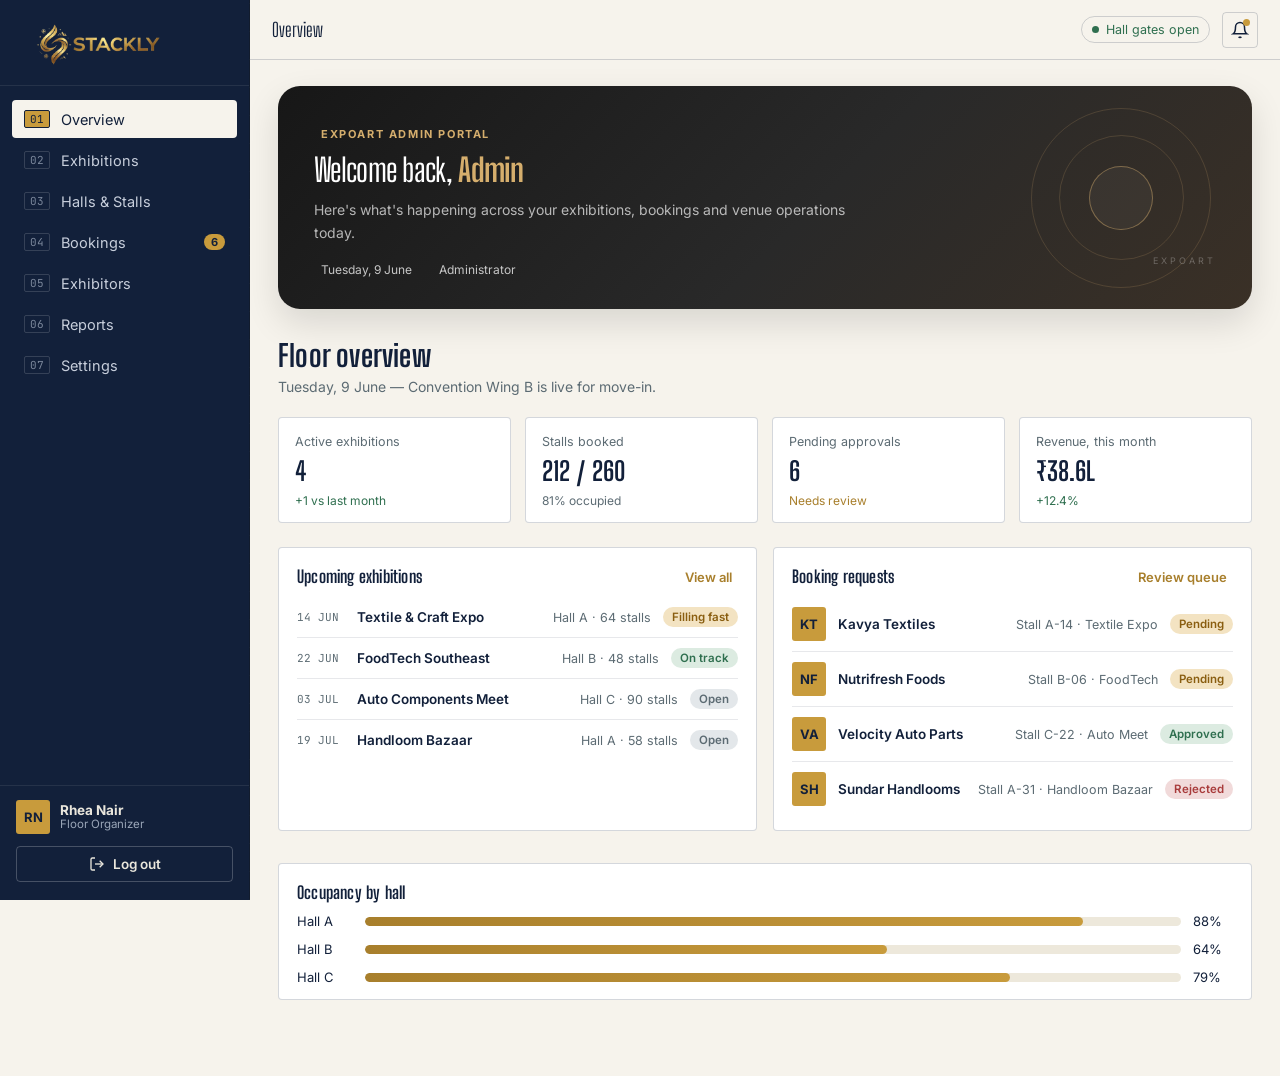
<file: admin-dashboard.html>
<!DOCTYPE html>
<html lang="en">
<head>
<meta charset="UTF-8">
<meta name="viewport" content="width=device-width, initial-scale=1.0">
<title>Organizer Console · ExpoDock</title>
<link rel="preconnect" href="https://fonts.googleapis.com">
<link href="https://fonts.googleapis.com/css2?family=Big+Shoulders+Display:wght@600;700;800&family=Inter:wght@400;500;600;700&family=JetBrains+Mono:wght@500&display=swap" rel="stylesheet">
<link rel="stylesheet" href="css/admin.css">
</head>
<body>

<div class="app">

  <!-- SIDEBAR -->
  <aside class="sidebar" id="sidebar">
    <div class="brand">
      <a href="index.html" class="nav-logo">
        <img src="images/logo.webp" alt="Stackly Logo">
      </a>
    </div>

    <nav class="nav" id="nav">
      <button class="nav-item active" data-target="overview">
        <span class="tag">01</span><span class="label">Overview</span>
      </button>
      <button class="nav-item" data-target="exhibitions">
        <span class="tag">02</span><span class="label">Exhibitions</span>
      </button>
      <button class="nav-item" data-target="halls">
        <span class="tag">03</span><span class="label">Halls &amp; Stalls</span>
      </button>
      <button class="nav-item" data-target="bookings">
        <span class="tag">04</span><span class="label">Bookings</span>
        <span class="pill" id="pendingPill">6</span>
      </button>
      <button class="nav-item" data-target="exhibitors">
        <span class="tag">05</span><span class="label">Exhibitors</span>
      </button>
      <button class="nav-item" data-target="reports">
        <span class="tag">06</span><span class="label">Reports</span>
      </button>
      <button class="nav-item" data-target="settings">
        <span class="tag">07</span><span class="label">Settings</span>
      </button>
    </nav>

    <div class="sidebar-foot">
      <div class="user-chip">
        <span class="avatar avatarLetter">RN</span>
        <div class="user-meta">
          <strong class="profileName">Rhea Nair</strong>
          <small>Floor Organizer</small>
        </div>
      </div>
      <button class="logout-btn" id="logoutBtn">
        <svg width="16" height="16" viewBox="0 0 24 24" fill="none" stroke="currentColor" stroke-width="2"><path d="M9 21H5a2 2 0 0 1-2-2V5a2 2 0 0 1 2-2h4"/><polyline points="16 17 21 12 16 7"/><line x1="21" y1="12" x2="9" y2="12"/></svg>
        Log out
      </button>
    </div>
  </aside>

  <div class="backdrop" id="backdrop"></div>

  <!-- MAIN -->
  <div class="main">
    <header class="topbar">
      <button class="menu-toggle" id="menuToggle" aria-label="Toggle menu">
        <svg width="22" height="22" viewBox="0 0 24 24" fill="none" stroke="currentColor" stroke-width="2"><line x1="3" y1="6" x2="21" y2="6"/><line x1="3" y1="12" x2="21" y2="12"/><line x1="3" y1="18" x2="21" y2="18"/></svg>
      </button>
      <div class="topbar-title">
        <span class="crumb" id="topbarCrumb">Overview</span>
      </div>
      <div class="topbar-right">
        <span class="badge-live"><i></i>Hall gates open</span>
        <button class="icon-btn" title="Notifications">
          <svg width="18" height="18" viewBox="0 0 24 24" fill="none" stroke="currentColor" stroke-width="2"><path d="M18 8a6 6 0 0 0-12 0c0 7-3 9-3 9h18s-3-2-3-9"/><path d="M13.73 21a2 2 0 0 1-3.46 0"/></svg>
          <span class="dot"></span>
        </button>
        <button class="logout-btn ghost" id="logoutBtnTop">Log out</button>
      </div>
    </header>

    <main class="content">

      <!-- 01 OVERVIEW -->
      <section class="module active" id="overview">

<!-- =========================================
     WELCOME HERO
========================================= -->

<div class="welcome-hero">

  <div class="welcome-content">

    <span class="welcome-eyebrow">
      <i class="fas fa-sparkles"></i>
      EXPOART ADMIN PORTAL
    </span>

    <h2>
      Welcome back,
      <strong class="profileName">Admin</strong>
    </h2>

    <p>
      Here's what's happening across your exhibitions,
      bookings and venue operations today.
    </p>

    <div class="welcome-meta">

      <span>
        <i class="far fa-calendar"></i>
        Tuesday, 9 June
      </span>

      <span>
        <i class="fas fa-shield-halved"></i>
        Administrator
      </span>

    </div>

  </div>

  <div class="welcome-decoration">

    <div class="decoration-circle circle-one"></div>
    <div class="decoration-circle circle-two"></div>

    <i class="fas fa-building-columns"></i>

    <span>EXPOART</span>

  </div>

</div>

        <div class="module-head">
          <h1>Floor overview</h1>
          <p>Tuesday, 9 June — Convention Wing B is live for move-in.</p>
        </div>

        <div class="stat-grid">
          <div class="stat-card">
            <span class="stat-label">Active exhibitions</span>
            <strong class="stat-value">4</strong>
            <span class="stat-note up">+1 vs last month</span>
          </div>
          <div class="stat-card">
            <span class="stat-label">Stalls booked</span>
            <strong class="stat-value">212 / 260</strong>
            <span class="stat-note">81% occupied</span>
          </div>
          <div class="stat-card">
            <span class="stat-label">Pending approvals</span>
            <strong class="stat-value">6</strong>
            <span class="stat-note warn">Needs review</span>
          </div>
          <div class="stat-card">
            <span class="stat-label">Revenue, this month</span>
            <strong class="stat-value">₹38.6L</strong>
            <span class="stat-note up">+12.4%</span>
          </div>
        </div>

        <div class="split-grid">
          <div class="panel">
            <div class="panel-head">
              <h2>Upcoming exhibitions</h2>
              <button class="link-btn" data-nav="exhibitions">View all</button>
            </div>
            <ul class="mini-list">
              <li><span class="dow">14 JUN</span><span class="mini-title">Textile &amp; Craft Expo</span><span class="mini-sub">Hall A · 64 stalls</span><span class="chip chip-amber">Filling fast</span></li>
              <li><span class="dow">22 JUN</span><span class="mini-title">FoodTech Southeast</span><span class="mini-sub">Hall B · 48 stalls</span><span class="chip chip-green">On track</span></li>
              <li><span class="dow">03 JUL</span><span class="mini-title">Auto Components Meet</span><span class="mini-sub">Hall C · 90 stalls</span><span class="chip chip-slate">Open</span></li>
              <li><span class="dow">19 JUL</span><span class="mini-title">Handloom Bazaar</span><span class="mini-sub">Hall A · 58 stalls</span><span class="chip chip-slate">Open</span></li>
            </ul>
          </div>

          <div class="panel">
            <div class="panel-head">
              <h2>Booking requests</h2>
              <button class="link-btn" data-nav="bookings">Review queue</button>
            </div>
            <ul class="mini-list">
              <li><span class="req-avatar">KT</span><span class="mini-title">Kavya Textiles</span><span class="mini-sub">Stall A-14 · Textile Expo</span><span class="chip chip-amber">Pending</span></li>
              <li><span class="req-avatar">NF</span><span class="mini-title">Nutrifresh Foods</span><span class="mini-sub">Stall B-06 · FoodTech</span><span class="chip chip-amber">Pending</span></li>
              <li><span class="req-avatar">VA</span><span class="mini-title">Velocity Auto Parts</span><span class="mini-sub">Stall C-22 · Auto Meet</span><span class="chip chip-green">Approved</span></li>
              <li><span class="req-avatar">SH</span><span class="mini-title">Sundar Handlooms</span><span class="mini-sub">Stall A-31 · Handloom Bazaar</span><span class="chip chip-red">Rejected</span></li>
            </ul>
          </div>
        </div>

        <div class="panel">
          <div class="panel-head">
            <h2>Occupancy by hall</h2>
          </div>
          <div class="bar-row">
            <div class="bar-item"><span>Hall A</span><div class="bar-track"><div class="bar-fill" style="width:88%"></div></div><span>88%</span></div>
            <div class="bar-item"><span>Hall B</span><div class="bar-track"><div class="bar-fill" style="width:64%"></div></div><span>64%</span></div>
            <div class="bar-item"><span>Hall C</span><div class="bar-track"><div class="bar-fill" style="width:79%"></div></div><span>79%</span></div>
          </div>
        </div>
      </section>

      <!-- 02 EXHIBITIONS -->
      <section class="module" id="exhibitions">
        <div class="module-head row">
          <div>
            <h1>Exhibitions</h1>
            <p>Every event running through your venues this season.</p>
          </div>
          <button class="primary-btn" onclick="location.href='dashboardError.html'">+ New exhibition</button>
        </div>

        <div class="filter-row">
          <button class="chip-filter active">All · 8</button>
          <button class="chip-filter">Upcoming · 4</button>
          <button class="chip-filter">Ongoing · 1</button>
          <button class="chip-filter">Closed · 3</button>
        </div>

        <div class="table-wrap">
          <table>
            <thead><tr><th>Exhibition</th><th>Venue</th><th>Dates</th><th>Stalls</th><th>Status</th><th></th></tr></thead>
            <tbody>
              <tr><td><strong>Textile &amp; Craft Expo</strong><br><small>Consumer</small></td><td>Hall A</td><td>14–17 Jun</td><td>51 / 64</td><td><span class="chip chip-amber">Filling fast</span></td><td><button class="row-btn">Manage</button></td></tr>
              <tr><td><strong>FoodTech Southeast</strong><br><small>Trade</small></td><td>Hall B</td><td>22–24 Jun</td><td>31 / 48</td><td><span class="chip chip-green">On track</span></td><td><button class="row-btn">Manage</button></td></tr>
              <tr><td><strong>Auto Components Meet</strong><br><small>Trade</small></td><td>Hall C</td><td>03–06 Jul</td><td>60 / 90</td><td><span class="chip chip-slate">Open</span></td><td><button class="row-btn">Manage</button></td></tr>
              <tr><td><strong>Handloom Bazaar</strong><br><small>Consumer</small></td><td>Hall A</td><td>19–21 Jul</td><td>18 / 58</td><td><span class="chip chip-slate">Open</span></td><td><button class="row-btn">Manage</button></td></tr>
              <tr><td><strong>Consumer Electronics Fair</strong><br><small>Consumer</small></td><td>Hall B</td><td>02–05 May</td><td>44 / 44</td><td><span class="chip chip-ink">Closed</span></td><td><button class="row-btn">Report</button></td></tr>
              <tr><td><strong>Print &amp; Packaging Show</strong><br><small>Trade</small></td><td>Hall C</td><td>18–20 Apr</td><td>36 / 40</td><td><span class="chip chip-ink">Closed</span></td><td><button class="row-btn">Report</button></td></tr>
            </tbody>
          </table>
        </div>
      </section>

      <!-- 03 HALLS & STALLS -->
      <section class="module" id="halls">
        <div class="module-head row">
          <div>
            <h1>Halls &amp; stalls</h1>
            <p>Click a stall to inspect it. Colour marks its booking state.</p>
          </div>
          <select class="select" id="hallSelect">
            <option>Hall A — Textile &amp; Craft Expo</option>
            <option>Hall B — FoodTech Southeast</option>
            <option>Hall C — Auto Components Meet</option>
          </select>
        </div>

        <div class="legend">
          <span><i class="sw sw-available"></i>Available</span>
          <span><i class="sw sw-booked"></i>Booked</span>
          <span><i class="sw sw-reserved"></i>Reserved</span>
          <span><i class="sw sw-blocked"></i>Blocked</span>
        </div>

        <div class="floor-wrap">
          <div class="floor-grid" id="floorGrid"></div>

          <aside class="stall-detail" id="stallDetail">
            <h3>Select a stall</h3>
            <p class="muted">Details, exhibitor and pricing will appear here.</p>
          </aside>
        </div>
      </section>

      <!-- 04 BOOKINGS -->
      <section class="module" id="bookings">
        <div class="module-head">
          <h1>Booking requests</h1>
          <p>Approve or decline requests before the 48-hour hold expires.</p>
        </div>

        <div class="filter-row">
          <button class="chip-filter active" data-status="pending">Pending · 6</button>
          <button class="chip-filter" data-status="approved">Approved · 14</button>
          <button class="chip-filter" data-status="rejected">Rejected · 3</button>
        </div>

        <div class="table-wrap">
          <table>
            <thead><tr><th>Booking</th><th>Exhibitor</th><th>Stall</th><th>Requested</th><th>Amount</th><th>Status</th><th></th></tr></thead>
            <tbody id="bookingsBody"></tbody>
          </table>
        </div>
      </section>

      <!-- 05 EXHIBITORS -->
      <section class="module" id="exhibitors">
        <div class="module-head row">
          <div>
            <h1>Exhibitors</h1>
            <p>Companies registered across your exhibitions.</p>
          </div>
          <input class="search" type="text" placeholder="Search exhibitors…">
        </div>

        <div class="card-grid">
          <div class="exh-card"><span class="req-avatar">KT</span><h3>Kavya Textiles</h3><p>Apparel &amp; craft</p><div class="exh-meta"><span>3 bookings</span><span class="chip chip-green">Verified</span></div></div>
          <div class="exh-card"><span class="req-avatar">NF</span><h3>Nutrifresh Foods</h3><p>Packaged food</p><div class="exh-meta"><span>1 booking</span><span class="chip chip-amber">Pending KYC</span></div></div>
          <div class="exh-card"><span class="req-avatar">VA</span><h3>Velocity Auto Parts</h3><p>Automotive</p><div class="exh-meta"><span>5 bookings</span><span class="chip chip-green">Verified</span></div></div>
          <div class="exh-card"><span class="req-avatar">SH</span><h3>Sundar Handlooms</h3><p>Home textiles</p><div class="exh-meta"><span>2 bookings</span><span class="chip chip-green">Verified</span></div></div>
          <div class="exh-card"><span class="req-avatar">BP</span><h3>Bloom Paper Co.</h3><p>Print &amp; packaging</p><div class="exh-meta"><span>4 bookings</span><span class="chip chip-green">Verified</span></div></div>
          <div class="exh-card"><span class="req-avatar">GT</span><h3>Greenfield Tools</h3><p>Industrial</p><div class="exh-meta"><span>1 booking</span><span class="chip chip-amber">Pending KYC</span></div></div>
        </div>
      </section>

      <!-- 06 REPORTS -->
      <section class="module" id="reports">
        <div class="module-head">
          <h1>Reports</h1>
          <p>Revenue and occupancy across the current season.</p>
        </div>

        <div class="panel">
          <div class="panel-head"><h2>Revenue by month</h2></div>
          <div class="chart-col" id="revenueChart"></div>
        </div>

        <div class="split-grid">
          <div class="panel">
            <div class="panel-head"><h2>Occupancy rate by hall</h2></div>
            <div class="bar-row">
              <div class="bar-item"><span>Hall A</span><div class="bar-track"><div class="bar-fill" style="width:88%"></div></div><span>88%</span></div>
              <div class="bar-item"><span>Hall B</span><div class="bar-track"><div class="bar-fill" style="width:64%"></div></div><span>64%</span></div>
              <div class="bar-item"><span>Hall C</span><div class="bar-track"><div class="bar-fill" style="width:79%"></div></div><span>79%</span></div>
            </div>
          </div>
          <div class="panel">
            <div class="panel-head"><h2>Top exhibitions by revenue</h2></div>
            <ul class="mini-list">
              <li><span class="mini-title">Consumer Electronics Fair</span><span class="mini-sub">44 stalls sold</span><strong>₹19.2L</strong></li>
              <li><span class="mini-title">Auto Components Meet</span><span class="mini-sub">60 stalls sold</span><strong>₹14.8L</strong></li>
              <li><span class="mini-title">Textile &amp; Craft Expo</span><span class="mini-sub">51 stalls sold</span><strong>₹9.6L</strong></li>
            </ul>
          </div>
        </div>
      </section>

      <!-- 07 SETTINGS -->
      <section class="module" id="settings">
        <div class="module-head">
          <h1>Settings</h1>
          <p>Your organizer profile and notification preferences.</p>
        </div>

        <div class="split-grid">
          <div class="panel">
            <div class="panel-head"><h2>Profile</h2></div>
            <form class="form-grid" id="profileForm">
              <label>Full name<input type="text" value="Rhea Nair"></label>
              <label>Work email<input type="email" value="rhea.nair@expodock.in"></label>
              <label>Organization<input type="text" value="ExpoDock Venue Management"></label>
              <label>Phone<input type="tel" value="+91 98400 12345"></label>
              <button class="primary-btn" type="submit" onclick="location.href='dashboardError.html'">Save changes</button>
            </form>
          </div>
          <div class="panel">
            <div class="panel-head"><h2>Notifications</h2></div>
            <div class="switch-list">
              <label class="switch-row"><span>New booking requests</span><input type="checkbox" checked><span class="switch"></span></label>
              <label class="switch-row"><span>Payment confirmations</span><input type="checkbox" checked><span class="switch"></span></label>
              <label class="switch-row"><span>Stall cancellations</span><input type="checkbox"><span class="switch"></span></label>
              <label class="switch-row"><span>Weekly occupancy digest</span><input type="checkbox" checked><span class="switch"></span></label>
            </div>
          </div>
        </div>
      </section>

    </main>
  </div>
</div>

<!-- LOGOUT CONFIRM -->
<div class="modal-backdrop" id="logoutModal">
  <div class="modal">
    <h3>Log out of ExpoDock?</h3>
    <p>You'll need to sign in again to manage halls and bookings.</p>
    <div class="modal-actions">
      <button class="ghost-btn" id="cancelLogout">Stay signed in</button>
      <button class="danger-btn" id="confirmLogout">Log out</button>
    </div>
  </div>
</div>

<div class="loggedout-screen" id="loggedOutScreen">
  <div class="loggedout-card">
    <span class="brand-mark">ED</span>
    <h2>You've been logged out</h2>
    <p>Your organizer session on ExpoDock has ended.</p>
    <button class="primary-btn" id="loginAgain">Sign back in</button>
  </div>
</div>

<script src="js/admin.js"></script>
</body>
</html>
</file>
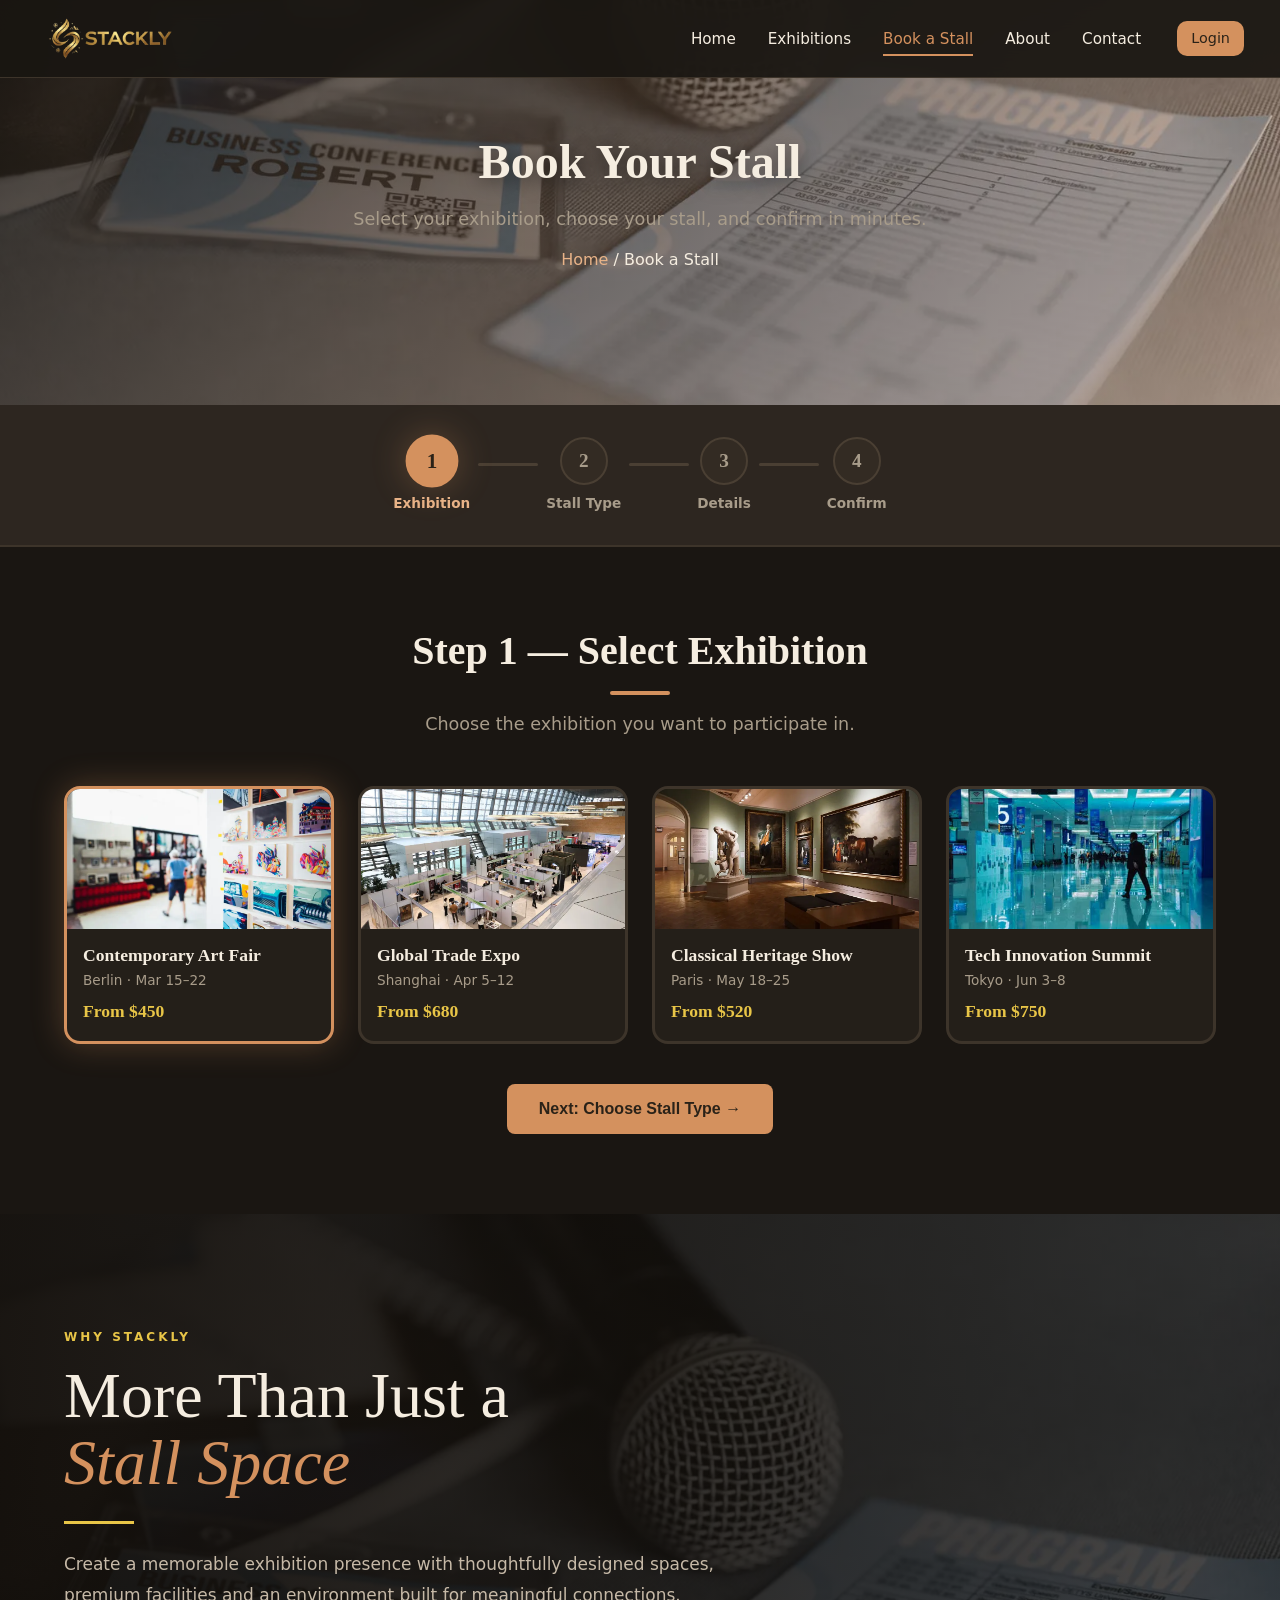
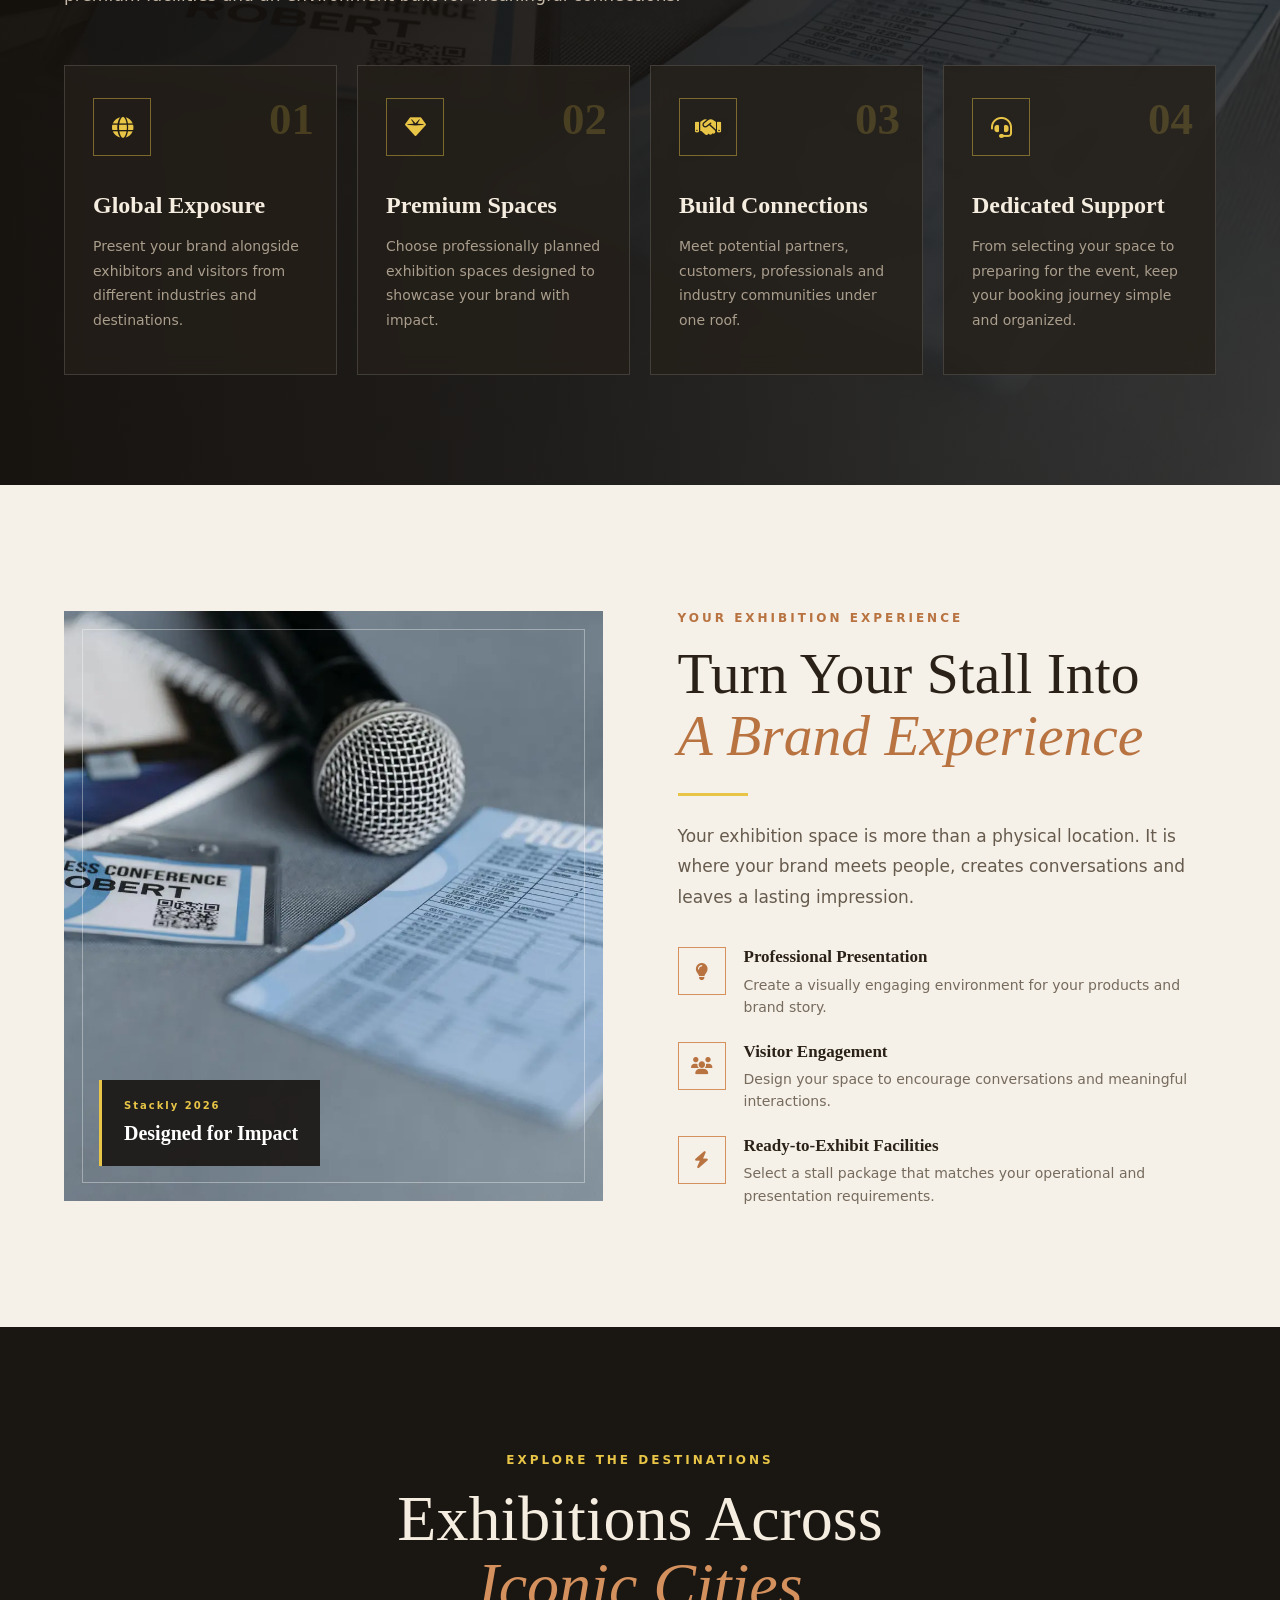
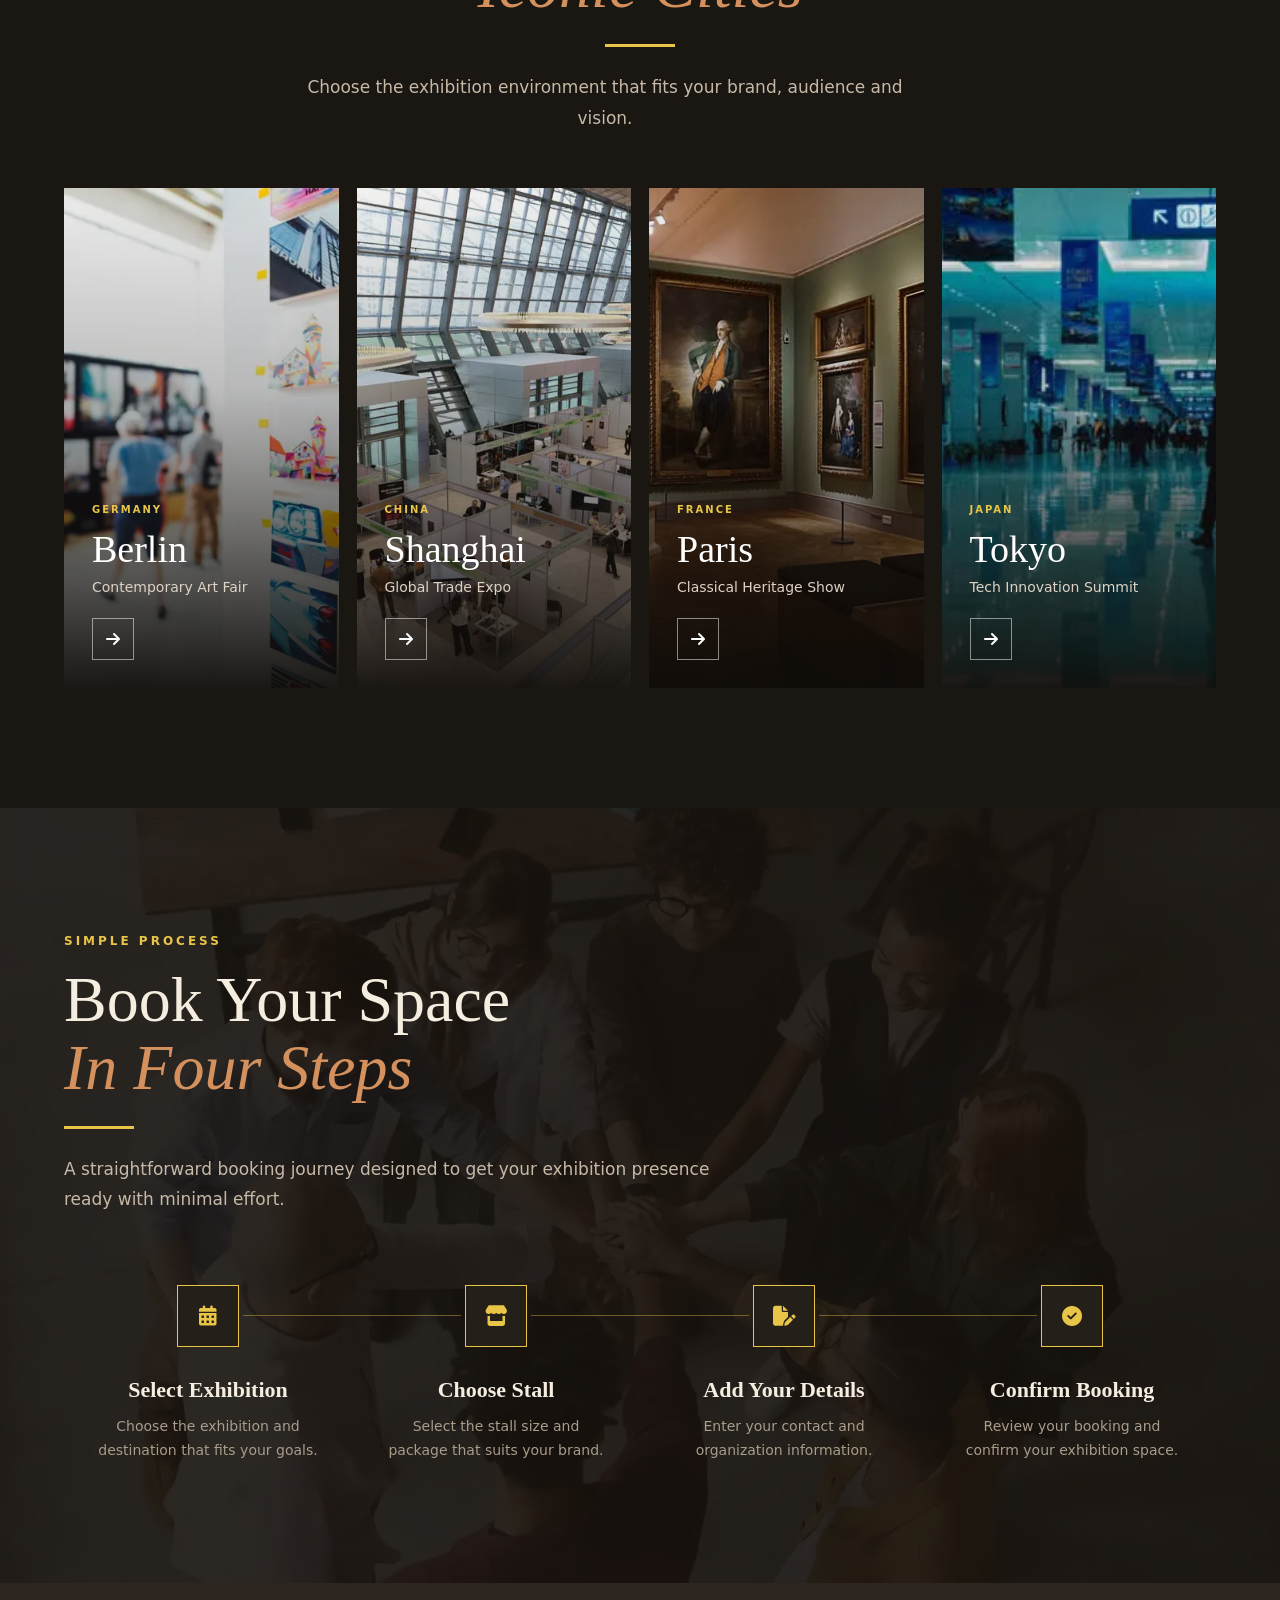
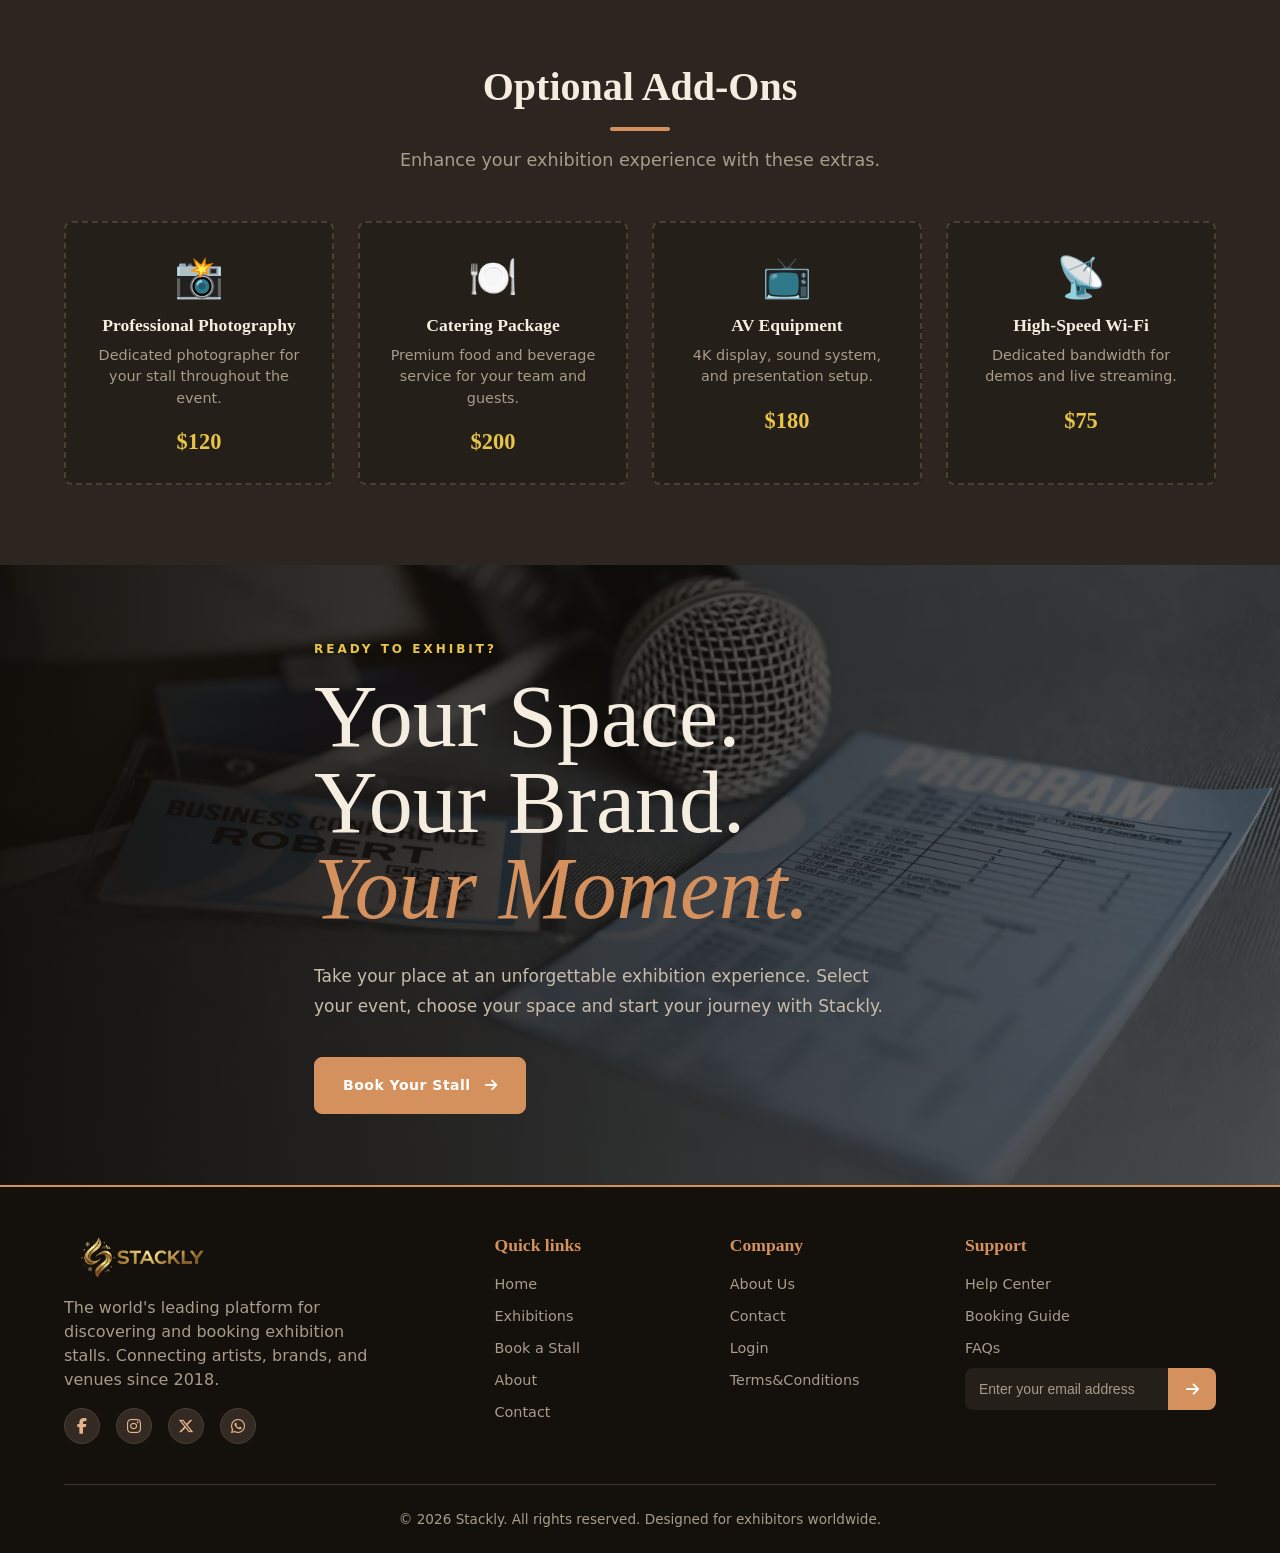
<file: booking.html>
<!DOCTYPE html>
<html lang="en">
<head>
  <meta charset="UTF-8">
  <meta name="viewport" content="width=device-width, initial-scale=1.0">
  <title>Book a Stall — Stackly</title>
  <link rel="stylesheet"
      href="https://cdnjs.cloudflare.com/ajax/libs/font-awesome/6.5.2/css/all.min.css">
  <link rel="stylesheet" href="css/common.css">
  <link rel="stylesheet" href="css/booking.css">
</head>
<body>

  <!-- ===== NAVBAR ===== -->
  <nav class="navbar">
    <a href="index.html" class="nav-logo">
      <img src="images/logo.webp" alt="Stackly Logo">
    </a>
    <ul class="nav-links">
      <li><a href="index.html">Home</a></li>
      <li><a href="exhibitions.html">Exhibitions</a></li>
      <li><a href="booking.html">Book a Stall</a></li>
      <li><a href="about.html">About</a></li>
      <li><a href="contact.html">Contact</a></li>
      <li><a href="login.html" class="nav-cta">Login</a></li>
    </ul>
    <button class="nav-toggle" aria-label="Menu">
      <span></span><span></span><span></span>
    </button>
  </nav>

  <!-- ===== MOBILE DRAWER ===== -->
  <div class="drawer-overlay"></div>
  <aside class="mobile-drawer">
    <button class="drawer-close" aria-label="Close">&times;</button>
    <a href="index.html">Home</a>
    <a href="exhibitions.html">Exhibitions</a>
    <a href="booking.html">Book a Stall</a>
    <a href="about.html">About</a>
    <a href="contact.html">Contact</a>
    <a href="login.html" class="nav-cta">Login</a>

    <!-- ===== DRAWER CONTACT DETAILS ===== -->
    <div class="drawer-contact">

      <div class="drawer-contact-title">
        <span>CONTACT US</span>
      </div>

      <a href="tel:+18005550198" class="drawer-contact-item">
        <span class="drawer-contact-icon">
          <i class="fas fa-phone"></i>
        </span>
        <span>
          <small>Call Us</small>
          +1 800 555 0198
        </span>
      </a>

      <a href="mailto:hello@Stackly.com" class="drawer-contact-item">
        <span class="drawer-contact-icon">
          <i class="fas fa-envelope"></i>
        </span>
        <span>
          <small>Email</small>
          hello@Stackly.com
        </span>
      </a>

      <div class="drawer-contact-item">
        <span class="drawer-contact-icon">
          <i class="fas fa-location-dot"></i>
        </span>
        <span>
          <small>Studio</small>
          Berlin, Germany
        </span>
      </div>

    </div>

  </aside>

  <!-- ===== SECTION 1: BANNER ===== -->
  <section class="booking-banner">
    <div class="bb-bg"></div>
    <div class="bb-overlay"></div>
    <div class="container bb-content">
      <h1 class="reveal-scale">Book Your Stall</h1>
      <p class="reveal reveal-delay-1">Select your exhibition, choose your stall, and confirm in minutes.</p>
      <div class="breadcrumb reveal reveal-delay-2"><a href="index.html">Home</a> / <span>Book a Stall</span></div>
    </div>
  </section>

  <!-- ===== SECTION 2: STEP INDICATOR ===== -->
  <section class="step-indicator-section">
    <div class="container">
      <div class="step-indicator reveal">
        <div class="si-item active" data-step="1">
          <div class="si-circle">1</div>
          <span>Exhibition</span>
        </div>
        <div class="si-line"></div>
        <div class="si-item" data-step="2">
          <div class="si-circle">2</div>
          <span>Stall Type</span>
        </div>
        <div class="si-line"></div>
        <div class="si-item" data-step="3">
          <div class="si-circle">3</div>
          <span>Details</span>
        </div>
        <div class="si-line"></div>
        <div class="si-item" data-step="4">
          <div class="si-circle">4</div>
          <span>Confirm</span>
        </div>
      </div>
    </div>
  </section>

  <!-- ===== SECTION 3: EXHIBITION SELECTION ===== -->
  <section class="section select-exhibition" id="step1">
    <div class="container">
      <div class="section-title reveal">
        <h2>Step 1 — Select Exhibition</h2>
        <div class="accent-line"></div>
        <p>Choose the exhibition you want to participate in.</p>
      </div>
      <div class="select-grid">
        <label class="select-card reveal-scale" data-exhib="art-fair">
          <input type="radio" name="exhibition" value="art-fair" checked>
          <div class="select-inner">
            <img src="images/home1.webp" alt="Art Fair">
            <h3>Contemporary Art Fair</h3>
            <p>Berlin · Mar 15–22</p>
            <span class="select-price">From $450</span>
          </div>
        </label>
        <label class="select-card reveal-scale reveal-delay-1" data-exhib="trade-expo">
          <input type="radio" name="exhibition" value="trade-expo">
          <div class="select-inner">
            <img src="images/home2.webp" alt="Trade Expo">
            <h3>Global Trade Expo</h3>
            <p>Shanghai · Apr 5–12</p>
            <span class="select-price">From $680</span>
          </div>
        </label>
        <label class="select-card reveal-scale reveal-delay-2" data-exhib="heritage">
          <input type="radio" name="exhibition" value="heritage">
          <div class="select-inner">
            <img src="images/home3.webp" alt="Heritage Show">
            <h3>Classical Heritage Show</h3>
            <p>Paris · May 18–25</p>
            <span class="select-price">From $520</span>
          </div>
        </label>
        <label class="select-card reveal-scale reveal-delay-3" data-exhib="tech-summit">
          <input type="radio" name="exhibition" value="tech-summit">
          <div class="select-inner">
            <img src="images/booking4.webp" alt="Tech Summit">
            <h3>Tech Innovation Summit</h3>
            <p>Tokyo · Jun 3–8</p>
            <span class="select-price">From $750</span>
          </div>
        </label>
      </div>
      <div class="step-nav reveal">
        <button class="btn btn-primary" onclick="goToStep(2)">Next: Choose Stall Type &rarr;</button>
      </div>
    </div>
  </section>

<!-- =========================================================
     PREMIUM SECTION 1: WHY EXHIBIT WITH Stackly
     ========================================================= -->
<section class="premium-exhibit-section">
  <div class="premium-exhibit-bg"></div>
  <div class="premium-exhibit-overlay"></div>

  <div class="container premium-exhibit-content">

    <div class="premium-section-heading reveal">
      <span class="premium-eyebrow">WHY Stackly</span>
      <h2>More Than Just a<br><span>Stall Space</span></h2>
      <div class="premium-heading-line"></div>
      <p>
        Create a memorable exhibition presence with thoughtfully designed
        spaces, premium facilities and an environment built for meaningful
        connections.
      </p>
    </div>

    <div class="premium-benefits-grid">

      <div class="premium-benefit-card reveal">
        <div class="premium-benefit-number">01</div>
        <div class="premium-benefit-icon">
          <i class="fas fa-globe"></i>
        </div>
        <h3>Global Exposure</h3>
        <p>
          Present your brand alongside exhibitors and visitors from
          different industries and destinations.
        </p>
      </div>

      <div class="premium-benefit-card reveal">
        <div class="premium-benefit-number">02</div>
        <div class="premium-benefit-icon">
          <i class="fas fa-gem"></i>
        </div>
        <h3>Premium Spaces</h3>
        <p>
          Choose professionally planned exhibition spaces designed to
          showcase your brand with impact.
        </p>
      </div>

      <div class="premium-benefit-card reveal">
        <div class="premium-benefit-number">03</div>
        <div class="premium-benefit-icon">
          <i class="fas fa-handshake"></i>
        </div>
        <h3>Build Connections</h3>
        <p>
          Meet potential partners, customers, professionals and
          industry communities under one roof.
        </p>
      </div>

      <div class="premium-benefit-card reveal">
        <div class="premium-benefit-number">04</div>
        <div class="premium-benefit-icon">
          <i class="fas fa-headset"></i>
        </div>
        <h3>Dedicated Support</h3>
        <p>
          From selecting your space to preparing for the event, keep
          your booking journey simple and organized.
        </p>
      </div>

    </div>
  </div>
</section>


  <!-- ===== SECTION 4: STALL TYPE ===== -->
  <section class="section stall-type-section" id="step2" style="display:none;">
    <div class="container">
      <div class="section-title reveal">
        <h2>Step 2 — Choose Stall Type</h2>
        <div class="accent-line"></div>
        <p>Select the stall size and location that best fits your needs.</p>
      </div>
      <div class="stall-grid">
        <label class="stall-card reveal-scale">
          <input type="radio" name="stallType" value="standard" checked>
          <div class="stall-header">
            <h3>Standard Stall</h3>
            <span class="stall-size">3m &times; 3m</span>
          </div>
          <ul class="stall-features">
            <li><span class="check-icon">&#10003;</span> Basic booth setup</li>
            <li><span class="check-icon">&#10003;</span> 2 spotlights</li>
            <li><span class="check-icon">&#10003;</span> 1 power outlet</li>
            <li><span class="check-icon">&#10003;</span> Listing in catalog</li>
          </ul>
          <div class="stall-price">$450</div>
        </label>
        <label class="stall-card reveal-scale reveal-delay-1">
          <input type="radio" name="stallType" value="premium">
          <div class="stall-header">
            <h3>Premium Stall</h3>
            <span class="stall-size">6m &times; 4m</span>
          </div>
          <ul class="stall-features">
            <li><span class="check-icon">&#10003;</span> Custom booth design</li>
            <li><span class="check-icon">&#10003;</span> 4 spotlights + LED</li>
            <li><span class="check-icon">&#10003;</span> 3 power outlets</li>
            <li><span class="check-icon">&#10003;</span> Featured catalog listing</li>
            <li><span class="check-icon">&#10003;</span> Social media promotion</li>
          </ul>
          <div class="stall-price">$890</div>
        </label>
        <label class="stall-card reveal-scale reveal-delay-2">
          <input type="radio" name="stallType" value="platinum">
          <div class="stall-header">
            <h3>Platinum Stall</h3>
            <span class="stall-size">9m &times; 6m</span>
          </div>
          <ul class="stall-features">
            <li><span class="check-icon">&#10003;</span> Full custom build-out</li>
            <li><span class="check-icon">&#10003;</span> Professional lighting rig</li>
            <li><span class="check-icon">&#10003;</span> Dedicated power circuit</li>
            <li><span class="check-icon">&#10003;</span> Prime floor location</li>
            <li><span class="check-icon">&#10003;</span> Press &amp; media coverage</li>
            <li><span class="check-icon">&#10003;</span> VIP lounge access</li>
          </ul>
          <div class="stall-price">$1,590</div>
        </label>
      </div>
      <div class="step-nav reveal">
        <button class="btn btn-secondary" onclick="goToStep(1)">&larr; Back</button>
        <button class="btn btn-primary" onclick="goToStep(3)">Next: Your Details &rarr;</button>
      </div>
    </div>
  </section>

<!-- =========================================================
     PREMIUM SECTION 2: EXHIBITION EXPERIENCE
     ========================================================= -->
<section class="experience-section">

  <div class="container">

    <div class="experience-wrapper">

      <div class="experience-image reveal-left">
        <img
          src="images/mic.webp"
          alt="Premium exhibition experience"
        >

        <div class="experience-image-label">
          <span>Stackly 2026</span>
          <strong>Designed for Impact</strong>
        </div>
      </div>

      <div class="experience-content reveal-right">

        <span class="premium-eyebrow dark-eyebrow">
          YOUR EXHIBITION EXPERIENCE
        </span>

        <h2>
          Turn Your Stall Into
          <span>A Brand Experience</span>
        </h2>

        <div class="premium-heading-line"></div>

        <p class="experience-lead">
          Your exhibition space is more than a physical location.
          It is where your brand meets people, creates conversations
          and leaves a lasting impression.
        </p>

        <div class="experience-features">

          <div class="experience-feature">
            <span class="experience-feature-icon">
              <i class="fas fa-lightbulb"></i>
            </span>
            <div>
              <h4>Professional Presentation</h4>
              <p>
                Create a visually engaging environment for your products
                and brand story.
              </p>
            </div>
          </div>

          <div class="experience-feature">
            <span class="experience-feature-icon">
              <i class="fas fa-users"></i>
            </span>
            <div>
              <h4>Visitor Engagement</h4>
              <p>
                Design your space to encourage conversations and meaningful
                interactions.
              </p>
            </div>
          </div>

          <div class="experience-feature">
            <span class="experience-feature-icon">
              <i class="fas fa-bolt"></i>
            </span>
            <div>
              <h4>Ready-to-Exhibit Facilities</h4>
              <p>
                Select a stall package that matches your operational and
                presentation requirements.
              </p>
            </div>
          </div>

        </div>

      </div>

    </div>

  </div>
</section>

  <!-- ===== SECTION 5: DETAILS FORM ===== -->
  <section class="section details-section" id="step3" style="display:none;">
    <div class="container">
      <div class="section-title reveal">
        <h2>Step 3 — Your Details</h2>
        <div class="accent-line"></div>
        <p>Fill in your exhibitor information to proceed.</p>
      </div>
      <form class="details-form reveal-scale" id="detailsForm">
        <div class="form-row">
          <div class="form-group">
            <label>Full Name *</label>
            <input type="text" name="name" placeholder="John Doe" required>
          </div>
          <div class="form-group">
            <label>Company / Organization *</label>
            <input type="text" name="company" placeholder="Your company" required>
          </div>
        </div>
        <div class="form-row">
          <div class="form-group">
            <label>Email Address *</label>
            <input type="email" name="email" placeholder="you@example.com" required>
          </div>
          <div class="form-group">
            <label>Phone Number *</label>
            <input type="tel" name="phone" placeholder="+1 234 567 890" required>
          </div>
        </div>
        <div class="form-row">
          <div class="form-group">
            <label>Country *</label>
            <select name="country" required>
              <option value="">Select country</option>
              <option>United States</option>
              <option>Germany</option>
              <option>France</option>
              <option>China</option>
              <option>Japan</option>
              <option>Italy</option>
              <option>Other</option>
            </select>
          </div>
          <div class="form-group">
            <label>Number of Representatives *</label>
            <input type="number" name="reps" min="1" value="2" required>
          </div>
        </div>
        <div class="form-group">
          <label>Special Requirements</label>
          <textarea name="notes" rows="3" placeholder="Any additional needs (accessibility, storage, etc.)"></textarea>
        </div>
        <div class="step-nav">
          <button type="button" class="btn btn-secondary" onclick="goToStep(2)">&larr; Back</button>
          <button type="submit" class="btn btn-primary">Review Booking &rarr;</button>
        </div>
      </form>
    </div>
  </section>

<!-- =========================================================
     PREMIUM SECTION 3: FEATURED EXHIBITION CITIES
     ========================================================= -->
<section class="cities-section">

  <div class="container">

    <div class="premium-section-heading dark-heading reveal">
      <span class="premium-eyebrow">EXPLORE THE DESTINATIONS</span>
      <h2>Exhibitions Across<br><span>Iconic Cities</span></h2>
      <div class="premium-heading-line"></div>
      <p>
        Choose the exhibition environment that fits your brand,
        audience and vision.
      </p>
    </div>

    <div class="cities-grid">

      <div class="city-card reveal">
        <img
          src="images/home1.webp"
          alt="Berlin exhibition"
        >
        <div class="city-card-overlay"></div>

        <div class="city-card-content">
          <span>GERMANY</span>
          <h3>Berlin</h3>
          <p>Contemporary Art Fair</p>
          <div class="city-arrow">
            <i class="fas fa-arrow-right"></i>
          </div>
        </div>
      </div>

      <div class="city-card reveal">
        <img
          src="images/home2.webp"
          alt="Shanghai exhibition"
        >
        <div class="city-card-overlay"></div>

        <div class="city-card-content">
          <span>CHINA</span>
          <h3>Shanghai</h3>
          <p>Global Trade Expo</p>
          <div class="city-arrow">
            <i class="fas fa-arrow-right"></i>
          </div>
        </div>
      </div>

      <div class="city-card reveal">
        <img
          src="images/home3.webp"
          alt="Paris exhibition"
        >
        <div class="city-card-overlay"></div>

        <div class="city-card-content">
          <span>FRANCE</span>
          <h3>Paris</h3>
          <p>Classical Heritage Show</p>
          <div class="city-arrow">
            <i class="fas fa-arrow-right"></i>
          </div>
        </div>
      </div>

      <div class="city-card reveal">
        <img
          src="images/booking4.webp"
          alt="Tokyo exhibition"
        >
        <div class="city-card-overlay"></div>

        <div class="city-card-content">
          <span>JAPAN</span>
          <h3>Tokyo</h3>
          <p>Tech Innovation Summit</p>
          <div class="city-arrow">
            <i class="fas fa-arrow-right"></i>
          </div>
        </div>
      </div>

    </div>

  </div>
</section>

<!-- =========================================================
     PREMIUM SECTION 4: HOW BOOKING WORKS
     ========================================================= -->
<section class="booking-process-section">

  <div class="booking-process-bg"></div>
  <div class="booking-process-overlay"></div>

  <div class="container booking-process-content">

    <div class="premium-section-heading reveal">
      <span class="premium-eyebrow">SIMPLE PROCESS</span>
      <h2>Book Your Space<br><span>In Four Steps</span></h2>
      <div class="premium-heading-line"></div>
      <p>
        A straightforward booking journey designed to get your
        exhibition presence ready with minimal effort.
      </p>
    </div>

    <div class="process-timeline">

      <div class="process-item reveal">
        <div class="process-number">01</div>
        <div class="process-line"></div>
        <div class="process-icon">
          <i class="fas fa-calendar-days"></i>
        </div>
        <h3>Select Exhibition</h3>
        <p>
          Choose the exhibition and destination that fits your goals.
        </p>
      </div>

      <div class="process-item reveal">
        <div class="process-number">02</div>
        <div class="process-line"></div>
        <div class="process-icon">
          <i class="fas fa-store"></i>
        </div>
        <h3>Choose Stall</h3>
        <p>
          Select the stall size and package that suits your brand.
        </p>
      </div>

      <div class="process-item reveal">
        <div class="process-number">03</div>
        <div class="process-line"></div>
        <div class="process-icon">
          <i class="fas fa-file-pen"></i>
        </div>
        <h3>Add Your Details</h3>
        <p>
          Enter your contact and organization information.
        </p>
      </div>

      <div class="process-item reveal">
        <div class="process-number">04</div>
        <div class="process-icon">
          <i class="fas fa-circle-check"></i>
        </div>
        <h3>Confirm Booking</h3>
        <p>
          Review your booking and confirm your exhibition space.
        </p>
      </div>

    </div>

  </div>
</section>

  <!-- ===== SECTION 6: CONFIRMATION ===== -->
  <section class="section confirm-section" id="step4" style="display:none;">
    <div class="container">
      <div class="section-title reveal">
        <h2>Step 4 — Review &amp; Confirm</h2>
        <div class="accent-line"></div>
        <p>Please review your booking details before confirming.</p>
      </div>
      <div class="confirm-card reveal-scale">
        <div class="confirm-row">
          <span class="confirm-label">Exhibition</span>
          <span class="confirm-value" id="confExhib">—</span>
        </div>
        <div class="confirm-row">
          <span class="confirm-label">Stall Type</span>
          <span class="confirm-value" id="confStall">—</span>
        </div>
        <div class="confirm-row">
          <span class="confirm-label">Name</span>
          <span class="confirm-value" id="confName">—</span>
        </div>
        <div class="confirm-row">
          <span class="confirm-label">Company</span>
          <span class="confirm-value" id="confCompany">—</span>
        </div>
        <div class="confirm-row">
          <span class="confirm-label">Email</span>
          <span class="confirm-value" id="confEmail">—</span>
        </div>
        <div class="confirm-row">
          <span class="confirm-label">Phone</span>
          <span class="confirm-value" id="confPhone">—</span>
        </div>
        <div class="confirm-row highlight-row">
          <span class="confirm-label">Estimated Total</span>
          <span class="confirm-value" id="confPrice">—</span>
        </div>
        <div class="confirm-actions">
          <button class="btn btn-secondary" onclick="goToStep(3)">&larr; Edit Details</button>
          <button class="btn btn-primary" id="confirmBtn">Confirm Booking</button>
        </div>
      </div>
      <div class="booking-success reveal-scale" id="successMsg" style="display:none;">
        <div class="success-icon">&#10003;</div>
        <h2>Booking Confirmed!</h2>
        <p>Your stall has been reserved. A confirmation email with payment details has been sent to your inbox.</p>
        <a href="error.html" class="btn btn-primary">Back to Home</a>
      </div>
    </div>
  </section>

  <!-- ===== SECTION 7: ADD-ONS ===== -->
  <section class="section addons-section">
    <div class="container">
      <div class="section-title reveal">
        <h2>Optional Add-Ons</h2>
        <div class="accent-line"></div>
        <p>Enhance your exhibition experience with these extras.</p>
      </div>
      <div class="addons-grid">
        <div class="addon-card reveal-scale">
          <div class="addon-icon">📸</div>
          <h3>Professional Photography</h3>
          <p>Dedicated photographer for your stall throughout the event.</p>
          <div class="addon-price">$120</div>
        </div>
        <div class="addon-card reveal-scale reveal-delay-1">
          <div class="addon-icon">🍽️</div>
          <h3>Catering Package</h3>
          <p>Premium food and beverage service for your team and guests.</p>
          <div class="addon-price">$200</div>
        </div>
        <div class="addon-card reveal-scale reveal-delay-2">
          <div class="addon-icon">📺</div>
          <h3>AV Equipment</h3>
          <p>4K display, sound system, and presentation setup.</p>
          <div class="addon-price">$180</div>
        </div>
        <div class="addon-card reveal-scale reveal-delay-3">
          <div class="addon-icon">📡</div>
          <h3>High-Speed Wi-Fi</h3>
          <p>Dedicated bandwidth for demos and live streaming.</p>
          <div class="addon-price">$75</div>
        </div>
      </div>
    </div>
  </section>

<!-- =========================================================
     PREMIUM SECTION 5: FINAL CTA
     ========================================================= -->
<section class="final-booking-cta">

  <div class="final-cta-bg"></div>
  <div class="final-cta-overlay"></div>

  <div class="container final-cta-content reveal-scale">

    <span class="premium-eyebrow">READY TO EXHIBIT?</span>

    <h2>
      Your Space.<br>
      Your Brand.<br>
      <span>Your Moment.</span>
    </h2>

    <p>
      Take your place at an unforgettable exhibition experience.
      Select your event, choose your space and start your journey
      with Stackly.
    </p>

    <a href="error.html" class="btn premium-cta-button">
      Book Your Stall
      <i class="fas fa-arrow-right"></i>
    </a>

  </div>

</section>

  <!-- ===== FOOTER ===== -->
  <footer class="footer">
    <div class="container">
      <div class="footer-grid">
        <div class="footer-brand">
          <a href="index.html" class="nav-logo">
            <img src="images/logo.webp" alt="Stackly Logo">
          </a>
          <p>The world's leading platform for discovering and booking exhibition stalls. Connecting artists, brands, and venues since 2018.</p>
          <div class="footer-socials">
            <a href="error.html" aria-label="Facebook"><i class="fab fa-facebook-f"></i></a>
            <a href="error.html" aria-label="Instagram"><i class="fab fa-instagram"></i></i></a>
            <a href="error.html" aria-label="twitter"><i class="fab fa-x-twitter"></i></a>
            <a href="error.html" aria-label="Whatsapp"><i class="fab fa-whatsapp"></i></i></a>
          </div>
        </div>
        <div class="footer-col">
          <h4>Quick links</h4>
          <ul>
            <li><a href="index.html">Home</a></li>
            <li><a href="exhibitions.html">Exhibitions</a></li>
            <li><a href="booking.html">Book a Stall</a></li>
            <li><a href="about.html">About</a></li>
            <li><a href="contact.html">Contact</a></li>
          </ul>
        </div>
        <div class="footer-col">
          <h4>Company</h4>
          <ul>
            <li><a href="about.html">About Us</a></li>
            <li><a href="contact.html">Contact</a></li>
            <li><a href="login.html">Login</a></li>
            <li><a href="login.html">Terms&Conditions</a></li>
          </ul>
        </div>
        <div class="footer-col">
          <h4>Support</h4>
          <ul>
            <li><a href="contact.html">Help Center</a></li>
            <li><a href="booking.html">Booking Guide</a></li>
            <li><a href="contact.html">FAQs</a></li>
            <form class="newsletter-form">
              <input 
                type="email" 
                placeholder="Enter your email address" 
                aria-label="Email address"
                required
              >
              <button type="submit" aria-label="Subscribe">
                <i class="fas fa-arrow-right"></i>
              </button>
            </form>
          </ul>
        </div>
      </div>
      <div class="footer-bottom">
        <p>&copy; 2026 Stackly. All rights reserved. Designed for exhibitors worldwide.</p>
      </div>
    </div>
  </footer>
  <script src="js/common.js"></script>
  <script src="js/booking.js"></script>
</body>
</html>
</file>
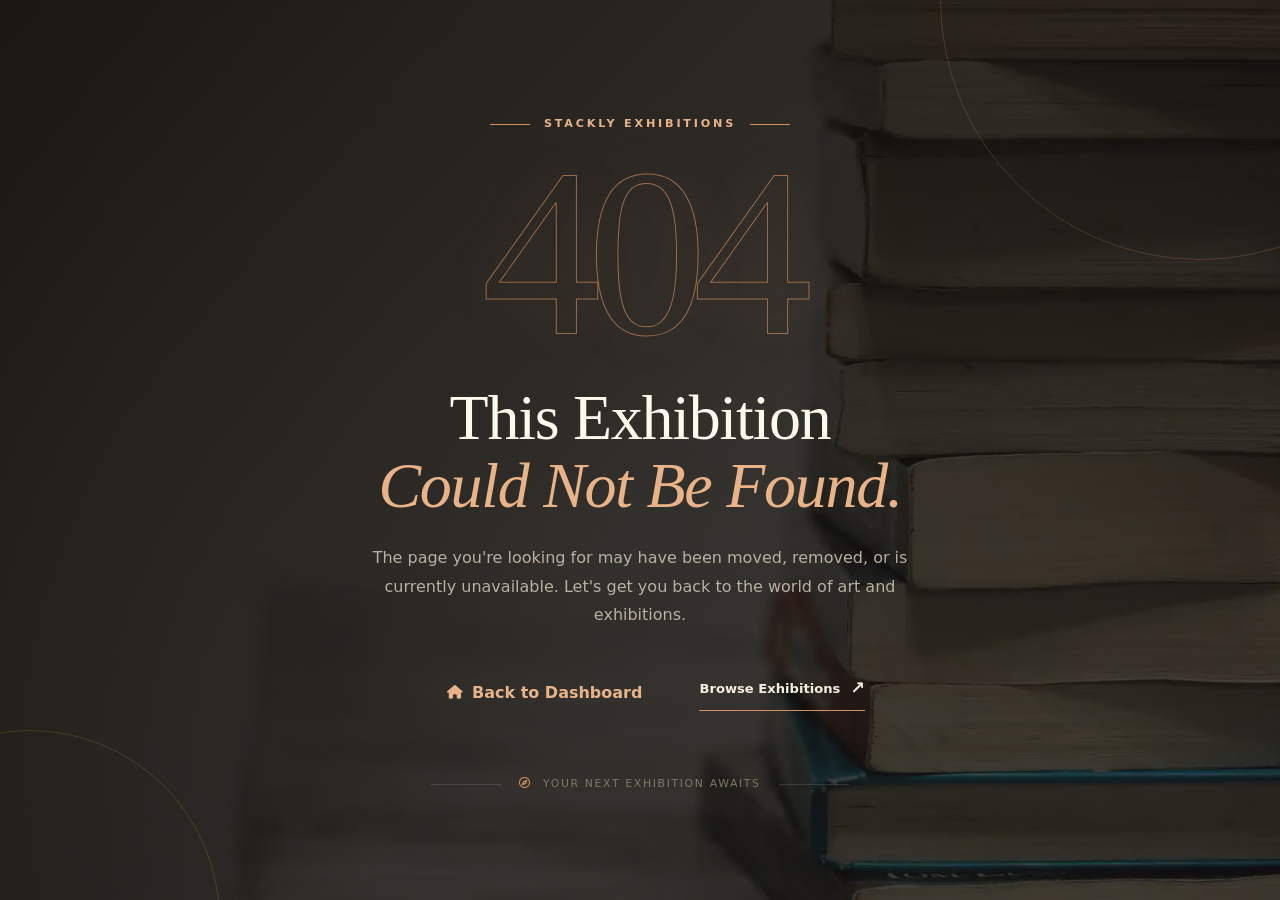
<file: dashboardError.html>
<!DOCTYPE html>
<html lang="en">
<head>
  <meta charset="UTF-8">
  <meta name="viewport" content="width=device-width, initial-scale=1.0">

  <title>Page Not Found | Stackly</title>

  <!-- Common CSS -->
  <link rel="stylesheet" href="css/common.css">

  <!-- Error Page CSS -->
  <link rel="stylesheet" href="css/error.css">

  <!-- Font Awesome -->
  <link rel="stylesheet"
        href="https://cdnjs.cloudflare.com/ajax/libs/font-awesome/6.5.2/css/all.min.css">
</head>

<body>

  <!-- =========================
       ERROR PAGE
  ========================== -->
  <main class="error-page">

    <div class="error-background"></div>
    <div class="error-overlay"></div>

    <div class="error-decoration error-decoration-one"></div>
    <div class="error-decoration error-decoration-two"></div>

    <div class="error-content">

      <span class="error-eyebrow">
        <span></span>
        STACKLY EXHIBITIONS
        <span></span>
      </span>

      <div class="error-number">
        404
      </div>

      <h1>
        This Exhibition<br>
        <em>Could Not Be Found.</em>
      </h1>

      <p>
        The page you're looking for may have been moved, removed,
        or is currently unavailable. Let's get you back to the
        world of art and exhibitions.
      </p>

      <div class="error-actions">

        <a onclick="window.history.back()" class="btn error-primary-btn">
          <i class="fa-solid fa-house"></i>
          Back to Dashboard
        </a>

        <a href="exhibitions.html" class="error-secondary-btn">
          Browse Exhibitions
          <span>↗</span>
        </a>

      </div>

      <div class="error-bottom">

        <div class="error-line"></div>

        <span>
          <i class="fa-regular fa-compass"></i>
          Your next exhibition awaits
        </span>

        <div class="error-line"></div>

      </div>

    </div>

  </main>

</body>
</html>
</file>
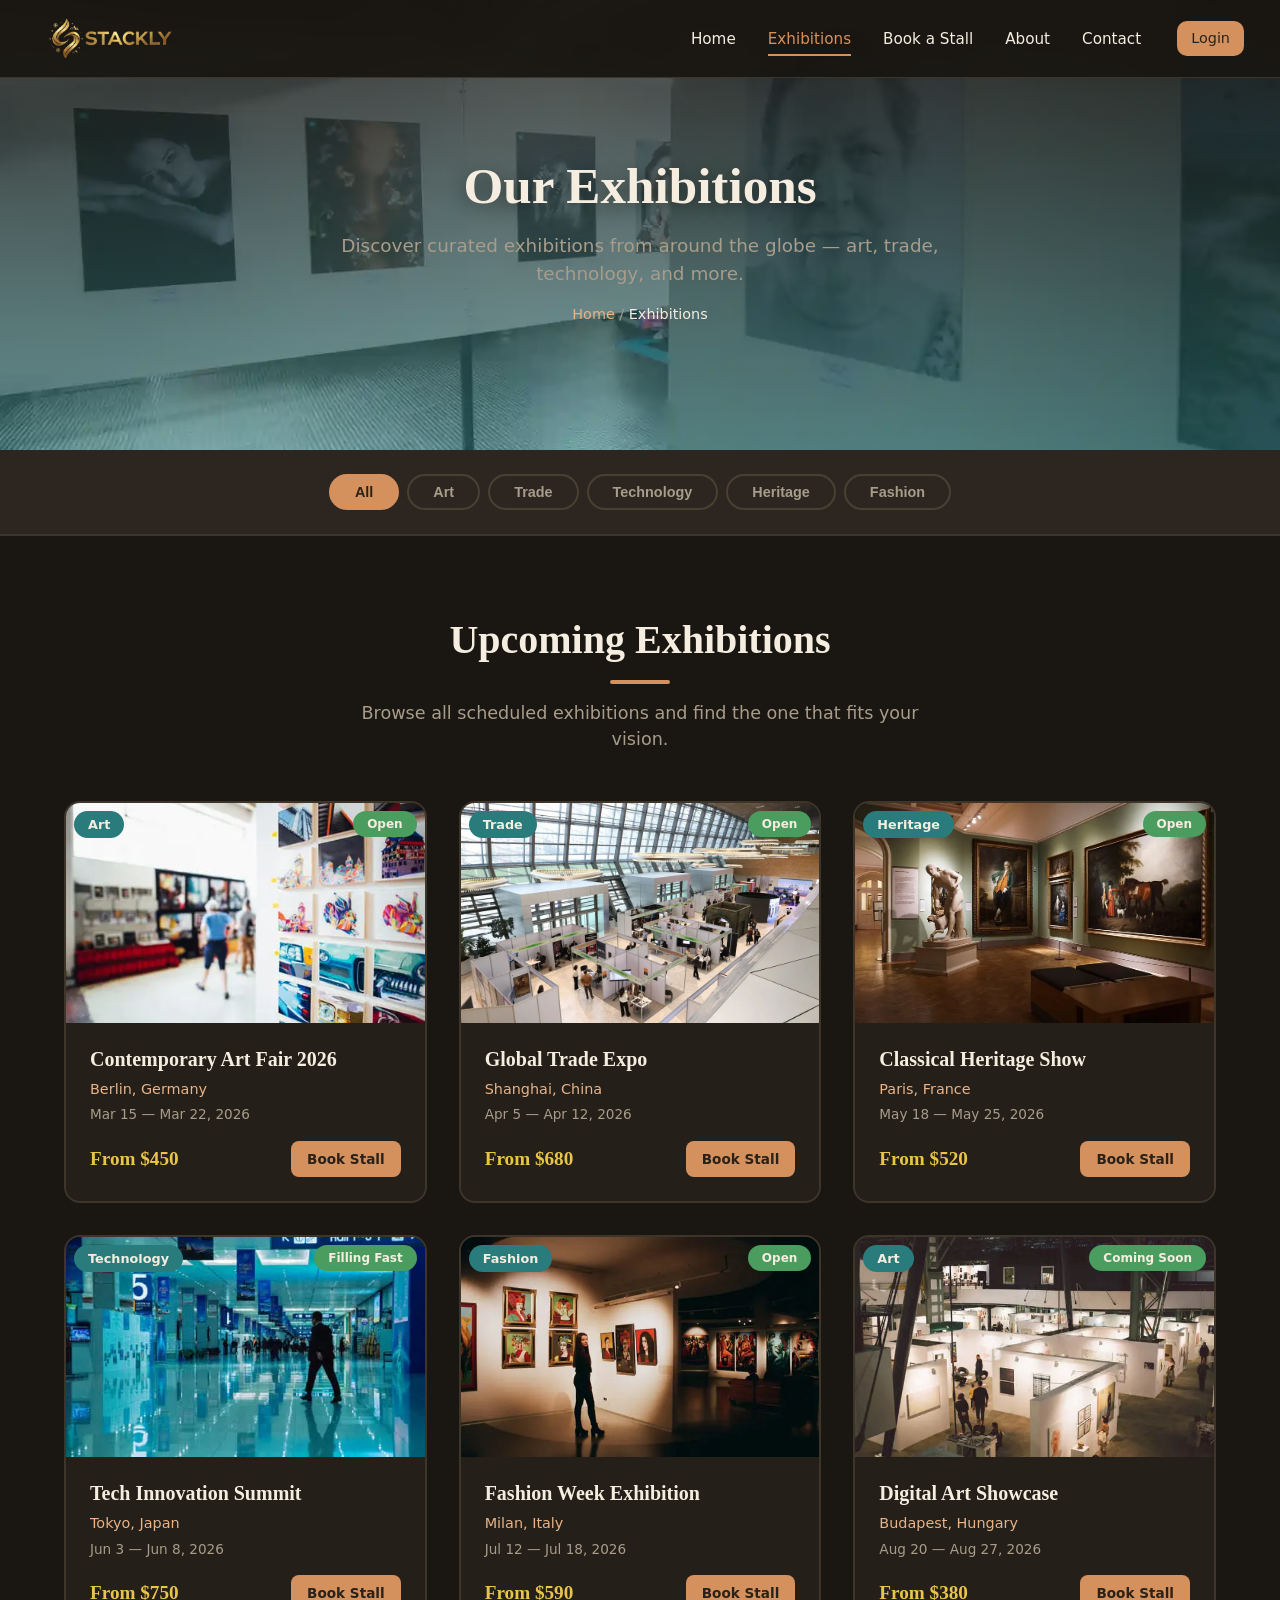
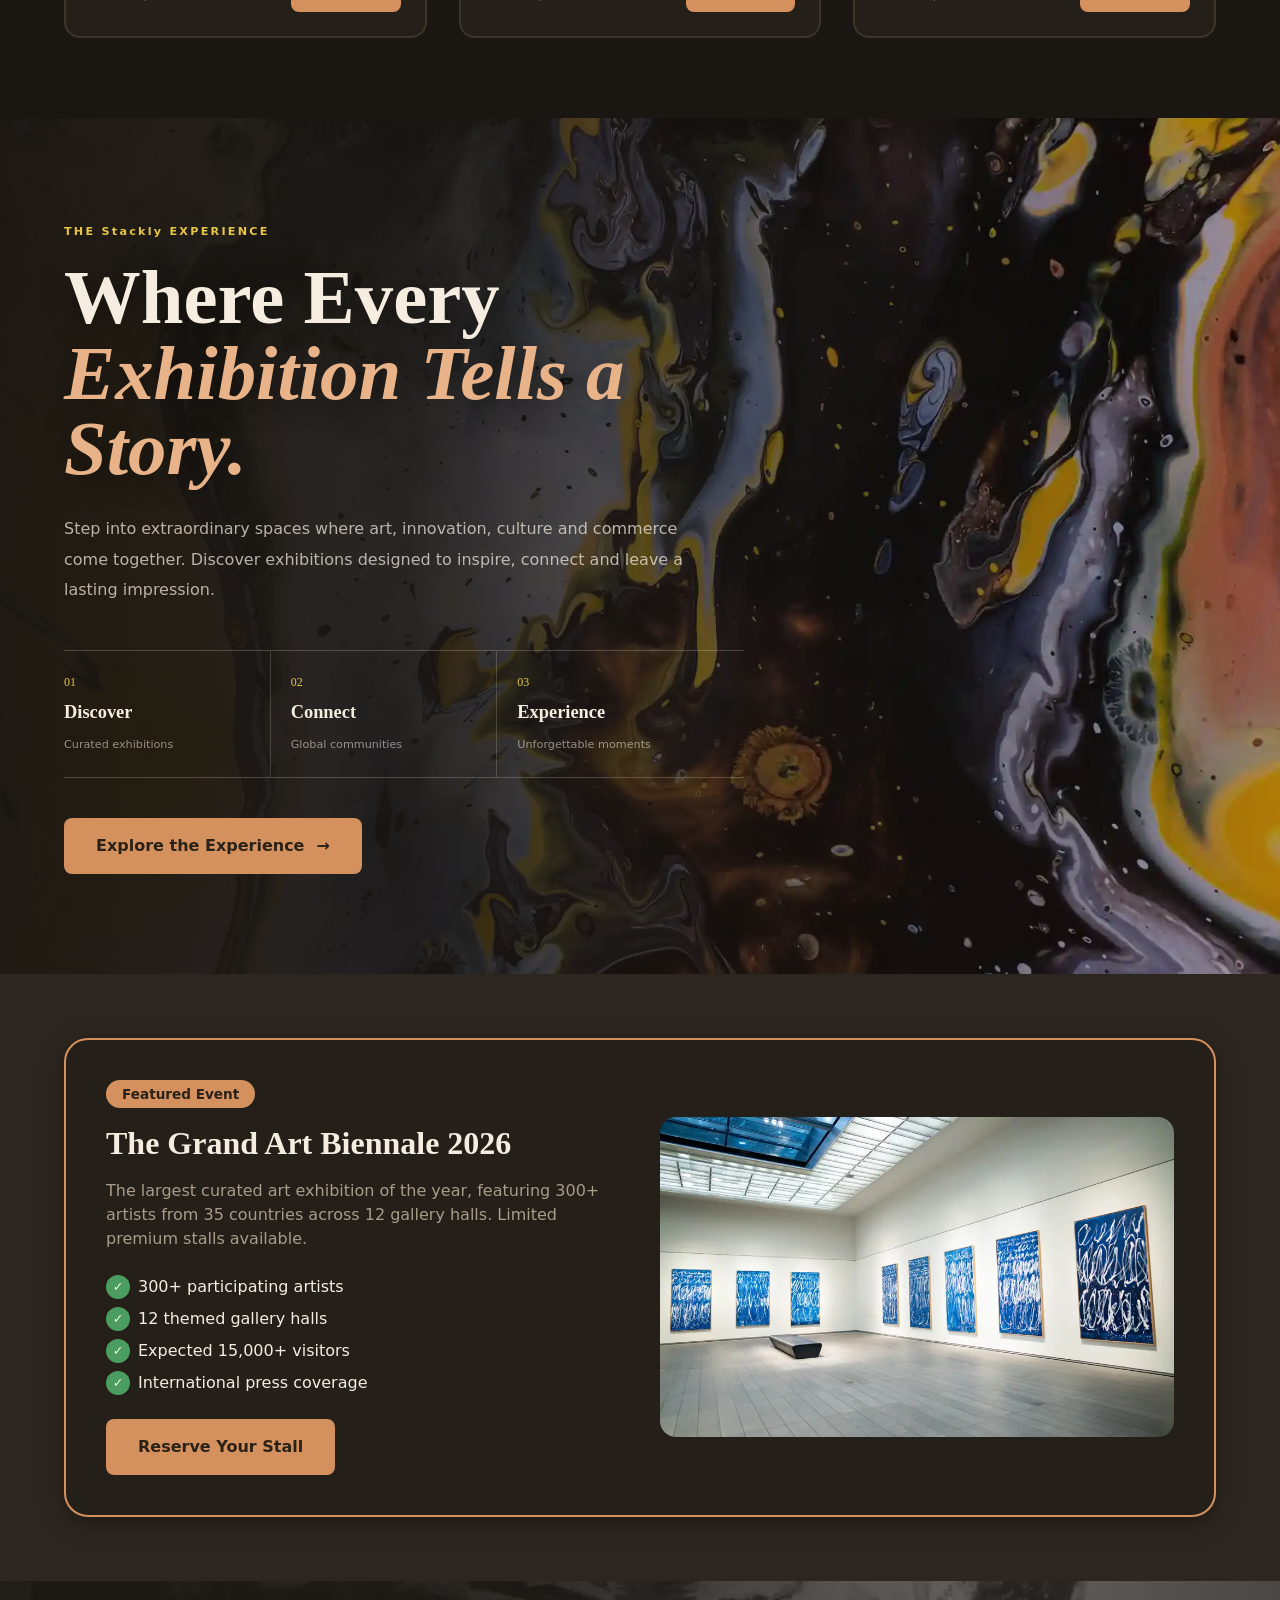
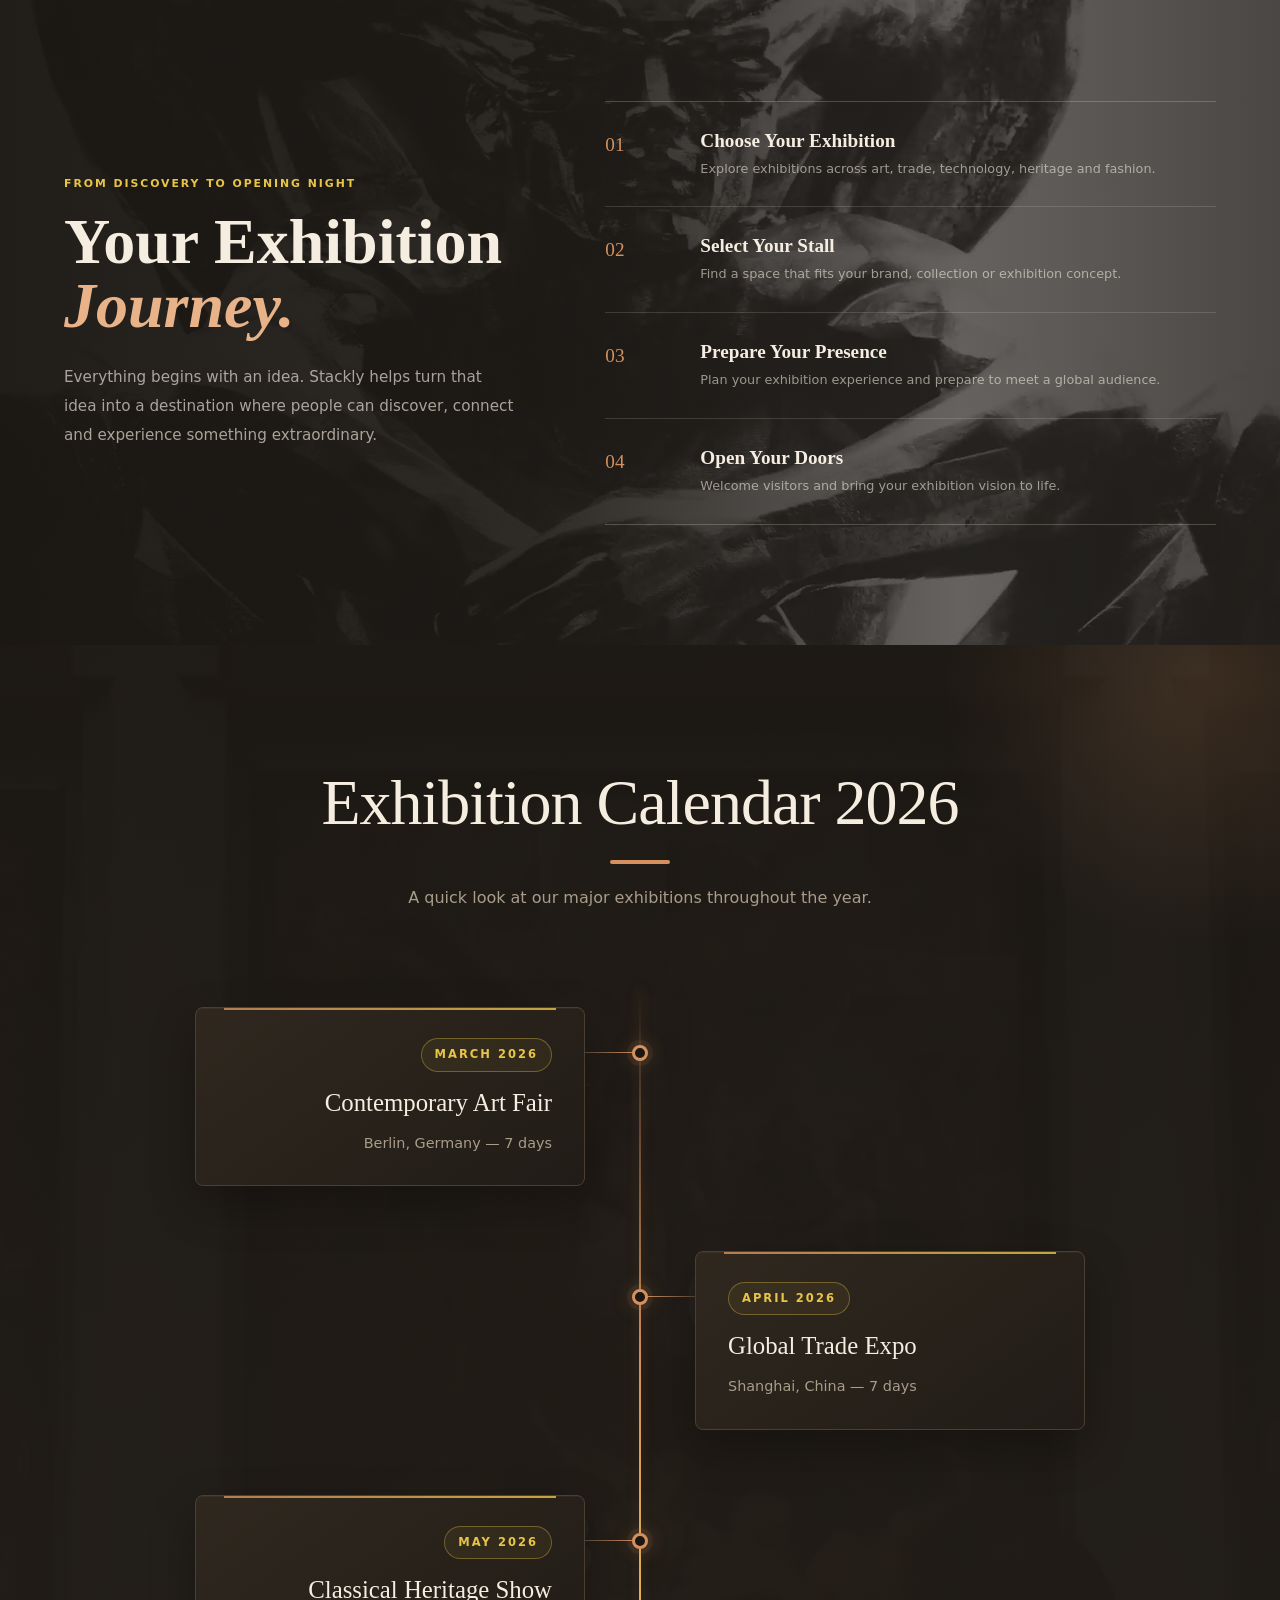
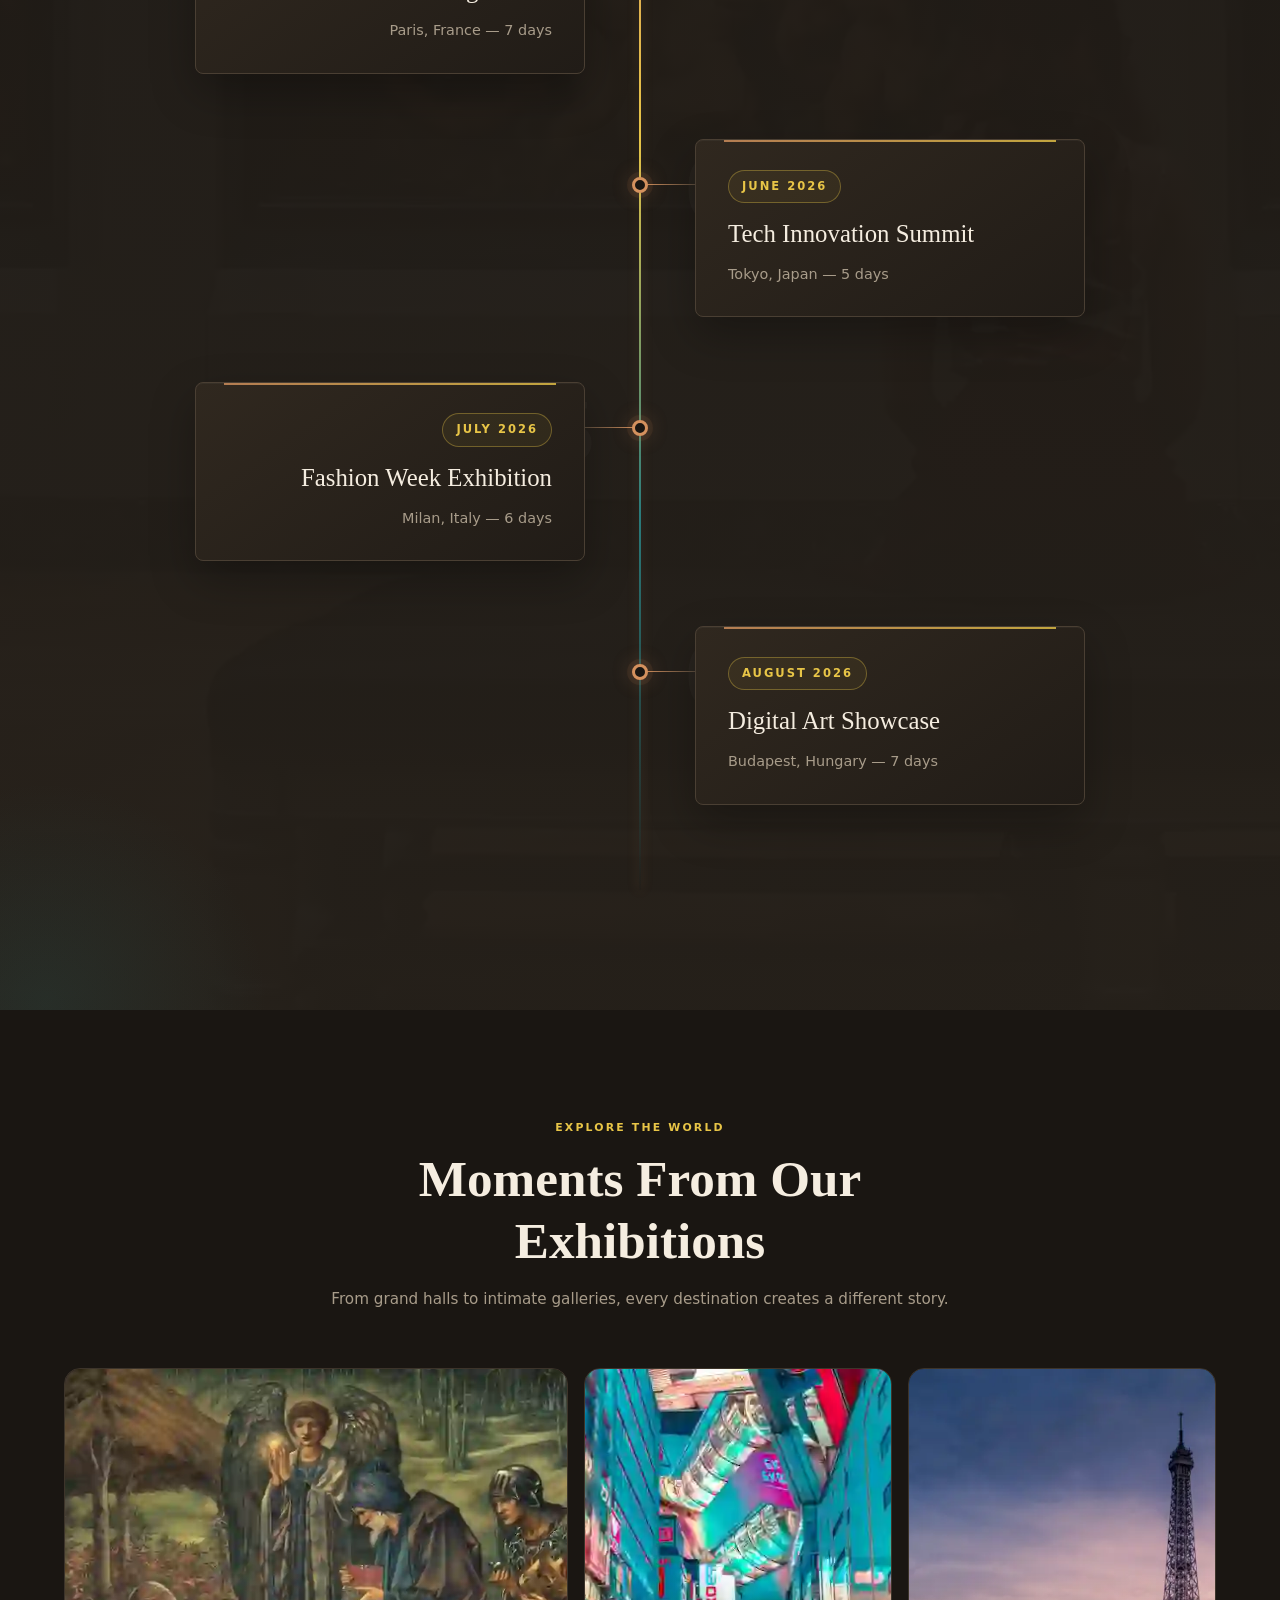
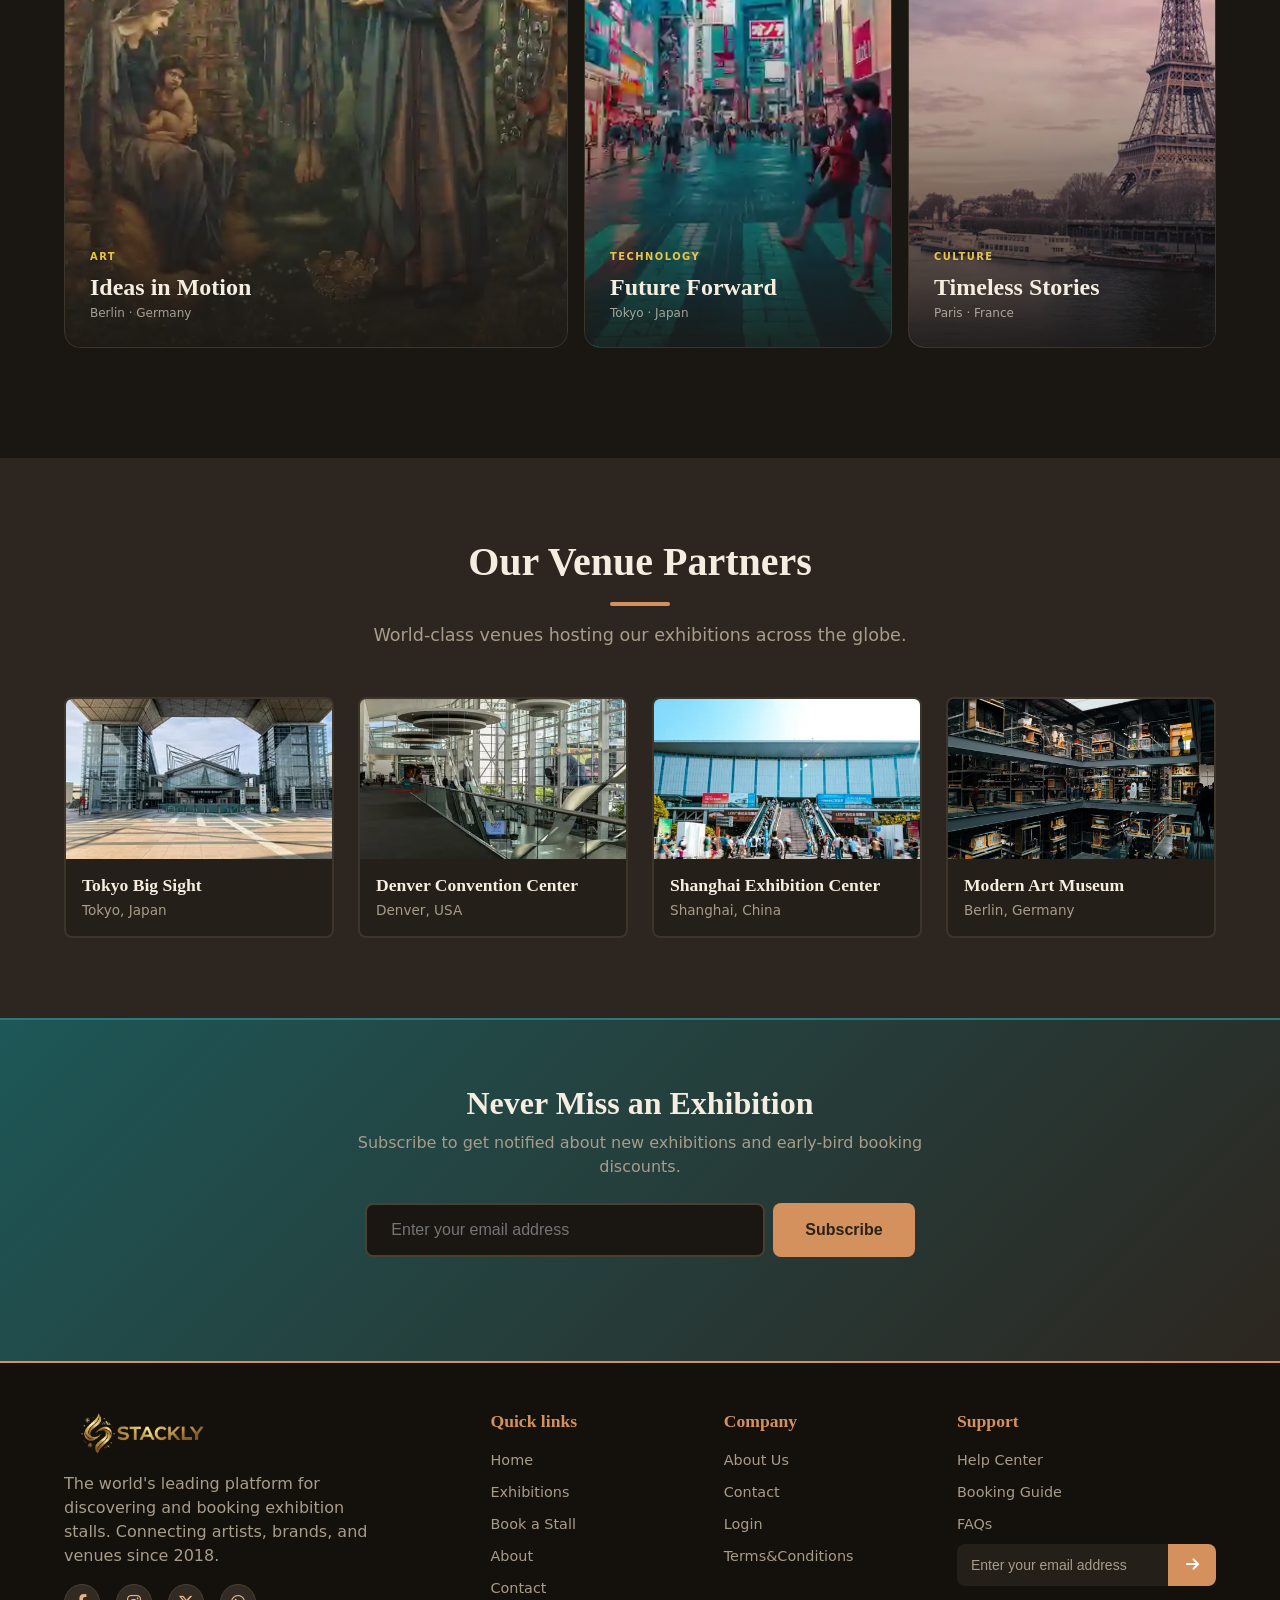
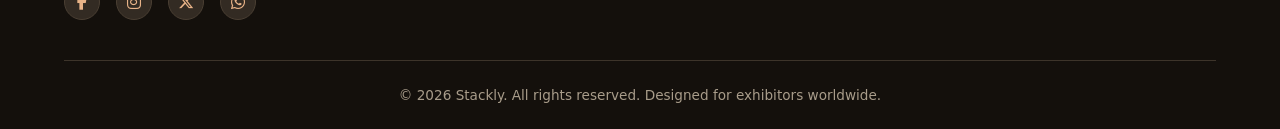
<file: exhibitions.html>
<!DOCTYPE html>
<html lang="en">
<head>
  <meta charset="UTF-8">
  <meta name="viewport" content="width=device-width, initial-scale=1.0">
  <title>Exhibitions — Stackly</title>
  <link rel="stylesheet" href="https://cdnjs.cloudflare.com/ajax/libs/font-awesome/6.5.2/css/all.min.css">
  <link rel="stylesheet" href="css/common.css">
  <link rel="stylesheet" href="css/exhibitions.css">
</head>
<body>

  <!-- ===== NAVBAR ===== -->
  <nav class="navbar">
    <a href="index.html" class="nav-logo">
      <img src="images/logo.webp" alt="Stackly Logo">
    </a>
    <ul class="nav-links">
      <li><a href="index.html">Home</a></li>
      <li><a href="exhibitions.html">Exhibitions</a></li>
      <li><a href="booking.html">Book a Stall</a></li>
      <li><a href="about.html">About</a></li>
      <li><a href="contact.html">Contact</a></li>
      <li><a href="login.html" class="nav-cta">Login</a></li>
    </ul>
    <button class="nav-toggle" aria-label="Menu">
      <span></span><span></span><span></span>
    </button>
  </nav>

  <!-- ===== MOBILE DRAWER ===== -->
  <div class="drawer-overlay"></div>
  <aside class="mobile-drawer">
    <button class="drawer-close" aria-label="Close">&times;</button>
    <a href="index.html">Home</a>
    <a href="exhibitions.html">Exhibitions</a>
    <a href="booking.html">Book a Stall</a>
    <a href="about.html">About</a>
    <a href="contact.html">Contact</a>
    <a href="login.html" class="nav-cta">Login</a>

    <!-- ===== DRAWER CONTACT DETAILS ===== -->
    <div class="drawer-contact">

      <div class="drawer-contact-title">
        <span>CONTACT US</span>
      </div>

      <a href="tel:+18005550198" class="drawer-contact-item">
        <span class="drawer-contact-icon">
          <i class="fas fa-phone"></i>
        </span>
        <span>
          <small>Call Us</small>
          +1 800 555 0198
        </span>
      </a>

      <a href="mailto:hello@Stackly.com" class="drawer-contact-item">
        <span class="drawer-contact-icon">
          <i class="fas fa-envelope"></i>
        </span>
        <span>
          <small>Email</small>
          hello@Stackly.com
        </span>
      </a>

      <div class="drawer-contact-item">
        <span class="drawer-contact-icon">
          <i class="fas fa-location-dot"></i>
        </span>
        <span>
          <small>Studio</small>
          Berlin, Germany
        </span>
      </div>

    </div>

  </aside>

  <!-- ===== SECTION 1: PAGE BANNER ===== -->
  <section class="page-banner">
    <div class="banner-bg"></div>
    <div class="banner-overlay"></div>
    <div class="container banner-content">
      <h1 class="reveal-scale">Our Exhibitions</h1>
      <p class="reveal reveal-delay-1">Discover curated exhibitions from around the globe — art, trade, technology, and more.</p>
      <div class="breadcrumb reveal reveal-delay-2"><a href="index.html">Home</a> / <span>Exhibitions</span></div>
    </div>
  </section>

  <!-- ===== SECTION 2: FILTER BAR ===== -->
  <section class="filter-section">
    <div class="container">
      <div class="filter-bar reveal">
        <button class="filter-btn active" data-filter="all">All</button>
        <button class="filter-btn" data-filter="art">Art</button>
        <button class="filter-btn" data-filter="trade">Trade</button>
        <button class="filter-btn" data-filter="tech">Technology</button>
        <button class="filter-btn" data-filter="heritage">Heritage</button>
        <button class="filter-btn" data-filter="fashion">Fashion</button>
      </div>
    </div>
  </section>

  <!-- ===== SECTION 3: EXHIBITION GRID ===== -->
  <section class="section exhib-grid-section" id="exhibGrid">
    <div class="container">
      <div class="section-title reveal">
        <h2>Upcoming Exhibitions</h2>
        <div class="accent-line"></div>
        <p>Browse all scheduled exhibitions and find the one that fits your vision.</p>
      </div>
      <div class="exhib-grid">
        <div class="exhib-card reveal-scale" data-category="art">
          <div class="exhib-img-wrap">
            <img src="images/booking1.webp" alt="Contemporary Art Fair">
            <span class="exhib-cat-badge">Art</span>
            <span class="exhib-status">Open</span>
          </div>
          <div class="exhib-body">
            <h3>Contemporary Art Fair 2026</h3>
            <p class="exhib-loc">Berlin, Germany</p>
            <p class="exhib-date">Mar 15 — Mar 22, 2026</p>
            <div class="exhib-footer">
              <span class="exhib-price">From $450</span>
              <a href="error.html" class="btn btn-primary btn-sm">Book Stall</a>
            </div>
          </div>
        </div>
        <div class="exhib-card reveal-scale reveal-delay-1" data-category="trade">
          <div class="exhib-img-wrap">
            <img src="images/home2.webp" alt="Global Trade Expo">
            <span class="exhib-cat-badge">Trade</span>
            <span class="exhib-status">Open</span>
          </div>
          <div class="exhib-body">
            <h3>Global Trade Expo</h3>
            <p class="exhib-loc">Shanghai, China</p>
            <p class="exhib-date">Apr 5 — Apr 12, 2026</p>
            <div class="exhib-footer">
              <span class="exhib-price">From $680</span>
              <a href="error.html" class="btn btn-primary btn-sm">Book Stall</a>
            </div>
          </div>
        </div>
        <div class="exhib-card reveal-scale reveal-delay-2" data-category="heritage">
          <div class="exhib-img-wrap">
            <img src="images/home3.webp" alt="Classical Heritage Show">
            <span class="exhib-cat-badge">Heritage</span>
            <span class="exhib-status">Open</span>
          </div>
          <div class="exhib-body">
            <h3>Classical Heritage Show</h3>
            <p class="exhib-loc">Paris, France</p>
            <p class="exhib-date">May 18 — May 25, 2026</p>
            <div class="exhib-footer">
              <span class="exhib-price">From $520</span>
              <a href="error.html" class="btn btn-primary btn-sm">Book Stall</a>
            </div>
          </div>
        </div>
        <div class="exhib-card reveal-scale reveal-delay-3" data-category="tech">
          <div class="exhib-img-wrap">
            <img src="images/booking4.webp" alt="Tech Innovation Summit">
            <span class="exhib-cat-badge">Technology</span>
            <span class="exhib-status">Filling Fast</span>
          </div>
          <div class="exhib-body">
            <h3>Tech Innovation Summit</h3>
            <p class="exhib-loc">Tokyo, Japan</p>
            <p class="exhib-date">Jun 3 — Jun 8, 2026</p>
            <div class="exhib-footer">
              <span class="exhib-price">From $750</span>
              <a href="error.html" class="btn btn-primary btn-sm">Book Stall</a>
            </div>
          </div>
        </div>
        <div class="exhib-card reveal-scale reveal-delay-4" data-category="fashion">
          <div class="exhib-img-wrap">
            <img src="images/exhibition1.webp" alt="Fashion Week Exhibition">
            <span class="exhib-cat-badge">Fashion</span>
            <span class="exhib-status">Open</span>
          </div>
          <div class="exhib-body">
            <h3>Fashion Week Exhibition</h3>
            <p class="exhib-loc">Milan, Italy</p>
            <p class="exhib-date">Jul 12 — Jul 18, 2026</p>
            <div class="exhib-footer">
              <span class="exhib-price">From $590</span>
              <a href="error.html" class="btn btn-primary btn-sm">Book Stall</a>
            </div>
          </div>
        </div>
        <div class="exhib-card reveal-scale reveal-delay-5" data-category="art">
          <div class="exhib-img-wrap">
            <img src="images/exhibition2.webp" alt="Digital Art Showcase">
            <span class="exhib-cat-badge">Art</span>
            <span class="exhib-status">Coming Soon</span>
          </div>
          <div class="exhib-body">
            <h3>Digital Art Showcase</h3>
            <p class="exhib-loc">Budapest, Hungary</p>
            <p class="exhib-date">Aug 20 — Aug 27, 2026</p>
            <div class="exhib-footer">
              <span class="exhib-price">From $380</span>
              <a href="error.html" class="btn btn-primary btn-sm">Book Stall</a>
            </div>
          </div>
        </div>
      </div>
      <div class="no-results" id="noResults" style="display:none;">
        <p>No exhibitions found in this category.</p>
      </div>
    </div>
  </section>

<!-- ===== PREMIUM SECTION: FEATURED EXPERIENCE ===== -->
<section class="experience-banner">

  <div class="experience-bg"></div>
  <div class="experience-overlay"></div>

  <div class="container experience-container">

    <div class="experience-content reveal-left">

      <span class="experience-eyebrow">
        THE Stackly EXPERIENCE
      </span>

      <h2>
        Where Every
        <span>Exhibition Tells a Story.</span>
      </h2>

      <p>
        Step into extraordinary spaces where art, innovation,
        culture and commerce come together. Discover exhibitions
        designed to inspire, connect and leave a lasting impression.
      </p>

      <div class="experience-meta">

        <div>
          <span>01</span>
          <strong>Discover</strong>
          <small>Curated exhibitions</small>
        </div>

        <div>
          <span>02</span>
          <strong>Connect</strong>
          <small>Global communities</small>
        </div>

        <div>
          <span>03</span>
          <strong>Experience</strong>
          <small>Unforgettable moments</small>
        </div>

      </div>

      <a href="error.html" class="btn btn-primary">
        Explore the Experience
        <span>→</span>
      </a>

    </div>

  </div>

</section>

  <!-- ===== SECTION 4: HIGHLIGHT BANNER ===== -->
  <section class="highlight-section">
    <div class="container">
      <div class="highlight-card reveal-scale">
        <div class="highlight-text">
          <span class="highlight-tag">Featured Event</span>
          <h2>The Grand Art Biennale 2026</h2>
          <p>The largest curated art exhibition of the year, featuring 300+ artists from 35 countries across 12 gallery halls. Limited premium stalls available.</p>
          <ul class="highlight-features">
            <li><span class="check-icon">&#10003;</span> 300+ participating artists</li>
            <li><span class="check-icon">&#10003;</span> 12 themed gallery halls</li>
            <li><span class="check-icon">&#10003;</span> Expected 15,000+ visitors</li>
            <li><span class="check-icon">&#10003;</span> International press coverage</li>
          </ul>
          <a href="error.html" class="btn btn-primary">Reserve Your Stall</a>
        </div>
        <div class="highlight-img">
          <img src="images/painting.webp" alt="Grand Art Biennale">
        </div>
      </div>
    </div>
  </section>

<!-- ===== PREMIUM SECTION: EXHIBITION JOURNEY ===== -->
<section class="journey-banner">

  <div class="journey-image"></div>
  <div class="journey-overlay"></div>

  <div class="container">

    <div class="journey-layout">

      <div class="journey-heading reveal-left">

        <span>FROM DISCOVERY TO OPENING NIGHT</span>

        <h2>
          Your Exhibition
          <em>Journey.</em>
        </h2>

        <p>
          Everything begins with an idea. Stackly helps turn
          that idea into a destination where people can discover,
          connect and experience something extraordinary.
        </p>

      </div>


      <div class="journey-steps">

        <div class="journey-step reveal-right">

          <div class="journey-step-number">
            01
          </div>

          <div>
            <h3>Choose Your Exhibition</h3>

            <p>
              Explore exhibitions across art, trade,
              technology, heritage and fashion.
            </p>
          </div>

        </div>


        <div class="journey-step reveal-right reveal-delay-1">

          <div class="journey-step-number">
            02
          </div>

          <div>
            <h3>Select Your Stall</h3>

            <p>
              Find a space that fits your brand,
              collection or exhibition concept.
            </p>
          </div>

        </div>


        <div class="journey-step reveal-right reveal-delay-2">

          <div class="journey-step-number">
            03
          </div>

          <div>
            <h3>Prepare Your Presence</h3>

            <p>
              Plan your exhibition experience and
              prepare to meet a global audience.
            </p>
          </div>

        </div>


        <div class="journey-step reveal-right reveal-delay-3">

          <div class="journey-step-number">
            04
          </div>

          <div>
            <h3>Open Your Doors</h3>

            <p>
              Welcome visitors and bring your
              exhibition vision to life.
            </p>
          </div>

        </div>

      </div>

    </div>

  </div>

</section>

  <!-- ===== SECTION 5: TIMELINE ===== -->
  <section class="section timeline-section">
    <div class="container">
      <div class="section-title reveal">
        <h2>Exhibition Calendar 2026</h2>
        <div class="accent-line"></div>
        <p>A quick look at our major exhibitions throughout the year.</p>
      </div>
      <div class="timeline">
        <div class="timeline-item reveal-left">
          <div class="timeline-dot"></div>
          <div class="timeline-content">
            <span class="timeline-date">March 2026</span>
            <h3>Contemporary Art Fair</h3>
            <p>Berlin, Germany — 7 days</p>
          </div>
        </div>
        <div class="timeline-item reveal-left reveal-delay-1">
          <div class="timeline-dot"></div>
          <div class="timeline-content">
            <span class="timeline-date">April 2026</span>
            <h3>Global Trade Expo</h3>
            <p>Shanghai, China — 7 days</p>
          </div>
        </div>
        <div class="timeline-item reveal-left reveal-delay-2">
          <div class="timeline-dot"></div>
          <div class="timeline-content">
            <span class="timeline-date">May 2026</span>
            <h3>Classical Heritage Show</h3>
            <p>Paris, France — 7 days</p>
          </div>
        </div>
        <div class="timeline-item reveal-left reveal-delay-3">
          <div class="timeline-dot"></div>
          <div class="timeline-content">
            <span class="timeline-date">June 2026</span>
            <h3>Tech Innovation Summit</h3>
            <p>Tokyo, Japan — 5 days</p>
          </div>
        </div>
        <div class="timeline-item reveal-left reveal-delay-4">
          <div class="timeline-dot"></div>
          <div class="timeline-content">
            <span class="timeline-date">July 2026</span>
            <h3>Fashion Week Exhibition</h3>
            <p>Milan, Italy — 6 days</p>
          </div>
        </div>
        <div class="timeline-item reveal-left reveal-delay-5">
          <div class="timeline-dot"></div>
          <div class="timeline-content">
            <span class="timeline-date">August 2026</span>
            <h3>Digital Art Showcase</h3>
            <p>Budapest, Hungary — 7 days</p>
          </div>
        </div>
      </div>
    </div>
  </section>

<!-- ===== PREMIUM SECTION: GLOBAL MOMENTS ===== -->
<section class="moments-section">

  <div class="container">

    <div class="moments-header reveal">

      <span>EXPLORE THE WORLD</span>

      <h2>Moments From Our Exhibitions</h2>

      <p>
        From grand halls to intimate galleries,
        every destination creates a different story.
      </p>

    </div>


    <div class="moments-gallery">

      <div class="moment moment-large reveal-left">

        <img
          src="images/about6.webp"
          alt="Art exhibition">

        <div class="moment-overlay">
          <span>ART</span>
          <h3>Ideas in Motion</h3>
          <p>Berlin · Germany</p>
        </div>

      </div>


      <div class="moment reveal-scale">

        <img
          src="images/home13.webp"
          alt="Tokyo exhibition">

        <div class="moment-overlay">
          <span>TECHNOLOGY</span>
          <h3>Future Forward</h3>
          <p>Tokyo · Japan</p>
        </div>

      </div>


      <div class="moment reveal-right">

        <img
          src="images/about4.webp"
          alt="Paris exhibition">

        <div class="moment-overlay">
          <span>CULTURE</span>
          <h3>Timeless Stories</h3>
          <p>Paris · France</p>
        </div>

      </div>

    </div>

  </div>

</section>

  <!-- ===== SECTION 6: VENUE PARTNERS ===== -->
  <section class="section venues-section">
    <div class="container">
      <div class="section-title reveal">
        <h2>Our Venue Partners</h2>
        <div class="accent-line"></div>
        <p>World-class venues hosting our exhibitions across the globe.</p>
      </div>
      <div class="venues-grid">
        <div class="venue-card reveal-scale">
          <img src="images/area1.webp" alt="Tokyo Big Sight">
          <h3>Tokyo Big Sight</h3>
          <p>Tokyo, Japan</p>
        </div>
        <div class="venue-card reveal-scale reveal-delay-1">
          <img src="images/area2.webp" alt="Denver Convention Center">
          <h3>Denver Convention Center</h3>
          <p>Denver, USA</p>
        </div>
        <div class="venue-card reveal-scale reveal-delay-2">
          <img src="images/area3.webp" alt="Shanghai Exhibition Center">
          <h3>Shanghai Exhibition Center</h3>
          <p>Shanghai, China</p>
        </div>
        <div class="venue-card reveal-scale reveal-delay-3">
          <img src="images/about1.webp" alt="Modern Art Museum">
          <h3>Modern Art Museum</h3>
          <p>Berlin, Germany</p>
        </div>
      </div>
    </div>
  </section>

  <!-- ===== SECTION 7: NEWSLETTER ===== -->
  <section class="newsletter-section">
    <div class="container newsletter-wrap reveal-scale">
      <div class="newsletter-text">
        <h2>Never Miss an Exhibition</h2>
        <p>Subscribe to get notified about new exhibitions and early-bird booking discounts.</p>
      </div>
      <form class="newsletter-form" id="newsletterForm">
        <input type="email" placeholder="Enter your email address" required>
        <button type="submit" class="btn btn-primary">Subscribe</button>
      </form>
      <p class="newsletter-msg" id="newsletterMsg"></p>
    </div>
  </section>

  <!-- ===== FOOTER ===== -->
  <footer class="footer">
    <div class="container">
      <div class="footer-grid">
        <div class="footer-brand">
          <a href="index.html" class="nav-logo">
            <img src="images/logo.webp" alt="Stackly Logo">
          </a>
          <p>The world's leading platform for discovering and booking exhibition stalls. Connecting artists, brands, and venues since 2018.</p>
          <div class="footer-socials">
            <a href="error.html" aria-label="Facebook"><i class="fab fa-facebook-f"></i></a>
            <a href="error.html" aria-label="Instagram"><i class="fab fa-instagram"></i></i></a>
            <a href="error.html" aria-label="twitter"><i class="fab fa-x-twitter"></i></a>
            <a href="error.html" aria-label="Whatsapp"><i class="fab fa-whatsapp"></i></i></a>
          </div>
        </div>
        <div class="footer-col">
          <h4>Quick links</h4>
          <ul>
            <li><a href="index.html">Home</a></li>
            <li><a href="exhibitions.html">Exhibitions</a></li>
            <li><a href="booking.html">Book a Stall</a></li>
            <li><a href="about.html">About</a></li>
            <li><a href="contact.html">Contact</a></li>
          </ul>
        </div>
        <div class="footer-col">
          <h4>Company</h4>
          <ul>
            <li><a href="about.html">About Us</a></li>
            <li><a href="contact.html">Contact</a></li>
            <li><a href="login.html">Login</a></li>
            <li><a href="login.html">Terms&Conditions</a></li>
          </ul>
        </div>
        <div class="footer-col">
          <h4>Support</h4>
          <ul>
            <li><a href="contact.html">Help Center</a></li>
            <li><a href="booking.html">Booking Guide</a></li>
            <li><a href="contact.html">FAQs</a></li>
            <form class="newsletter-form">
              <input 
                type="email" 
                placeholder="Enter your email address" 
                aria-label="Email address"
                required
              >
              <button type="submit" aria-label="Subscribe">
                <i class="fas fa-arrow-right"></i>
              </button>
            </form>
          </ul>
        </div>
      </div>
      <div class="footer-bottom">
        <p>&copy; 2026 Stackly. All rights reserved. Designed for exhibitors worldwide.</p>
      </div>
    </div>
  </footer>

  <script src="js/common.js"></script>
  <script src="js/exhibitions.js"></script>
</body>
</html>
</file>
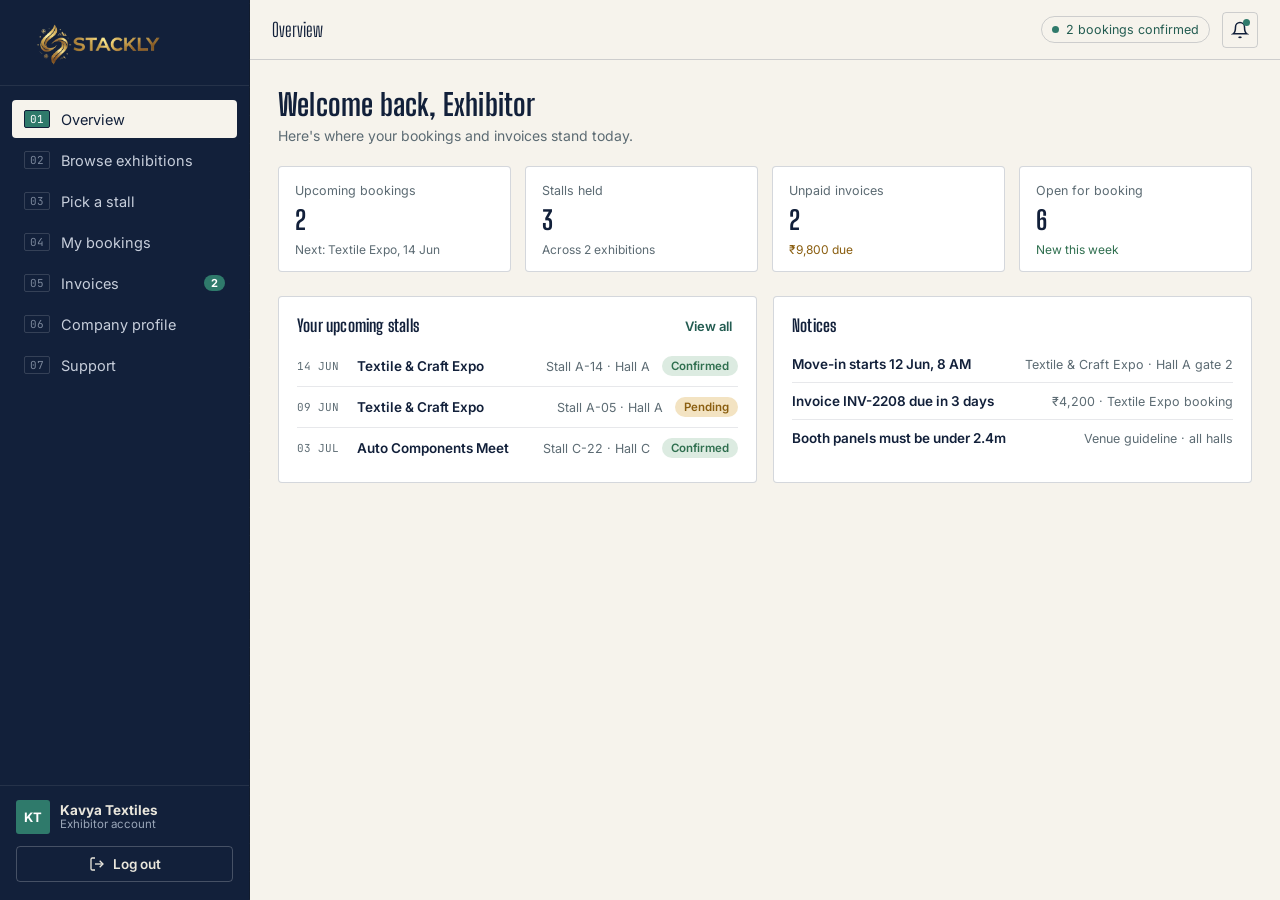
<file: exhibitor-dashboard.html>
<!DOCTYPE html>
<html lang="en">
<head>
<meta charset="UTF-8">
<meta name="viewport" content="width=device-width, initial-scale=1.0">
<title>Exhibitor Portal · ExpoDock</title>
<link rel="preconnect" href="https://fonts.googleapis.com">
<link href="https://fonts.googleapis.com/css2?family=Big+Shoulders+Display:wght@600;700;800&family=Inter:wght@400;500;600;700&family=JetBrains+Mono:wght@500&display=swap" rel="stylesheet">
<link rel="stylesheet" href="css/exhibitor.css">
</head>
<body>

<div class="app">

  <!-- SIDEBAR -->
  <aside class="sidebar" id="sidebar">
    <div class="brand">
      <a href="index.html" class="nav-logo">
        <img src="images/logo.webp" alt="Stackly Logo">
      </a>
    </div>

    <nav class="nav" id="nav">
      <button class="nav-item active" data-target="overview">
        <span class="tag">01</span><span class="label">Overview</span>
      </button>
      <button class="nav-item" data-target="browse">
        <span class="tag">02</span><span class="label">Browse exhibitions</span>
      </button>
      <button class="nav-item" data-target="floorplan">
        <span class="tag">03</span><span class="label">Pick a stall</span>
      </button>
      <button class="nav-item" data-target="mybookings">
        <span class="tag">04</span><span class="label">My bookings</span>
      </button>
      <button class="nav-item" data-target="invoices">
        <span class="tag">05</span><span class="label">Invoices</span>
        <span class="pill" id="invoicePill">2</span>
      </button>
      <button class="nav-item" data-target="company">
        <span class="tag">06</span><span class="label">Company profile</span>
      </button>
      <button class="nav-item" data-target="support">
        <span class="tag">07</span><span class="label">Support</span>
      </button>
    </nav>

    <div class="sidebar-foot">
      <div class="user-chip">
        <span class="avatar avatarLetter">KT</span>
        <div class="user-meta">
          <strong class="profileName">Kavya Textiles</strong>
          <small>Exhibitor account</small>
        </div>
      </div>
      <button class="logout-btn" id="logoutBtn">
        <svg width="16" height="16" viewBox="0 0 24 24" fill="none" stroke="currentColor" stroke-width="2"><path d="M9 21H5a2 2 0 0 1-2-2V5a2 2 0 0 1 2-2h4"/><polyline points="16 17 21 12 16 7"/><line x1="21" y1="12" x2="9" y2="12"/></svg>
        Log out
      </button>
    </div>
  </aside>

  <div class="backdrop" id="backdrop"></div>

  <!-- MAIN -->
  <div class="main">
    <header class="topbar">
      <button class="menu-toggle" id="menuToggle" aria-label="Toggle menu">
        <svg width="22" height="22" viewBox="0 0 24 24" fill="none" stroke="currentColor" stroke-width="2"><line x1="3" y1="6" x2="21" y2="6"/><line x1="3" y1="12" x2="21" y2="12"/><line x1="3" y1="18" x2="21" y2="18"/></svg>
      </button>
      <div class="topbar-title">
        <span class="crumb" id="topbarCrumb">Overview</span>
      </div>
      <div class="topbar-right">
        <span class="badge-live"><i></i>2 bookings confirmed</span>
        <button class="icon-btn" title="Notifications">
          <svg width="18" height="18" viewBox="0 0 24 24" fill="none" stroke="currentColor" stroke-width="2"><path d="M18 8a6 6 0 0 0-12 0c0 7-3 9-3 9h18s-3-2-3-9"/><path d="M13.73 21a2 2 0 0 1-3.46 0"/></svg>
          <span class="dot"></span>
        </button>
        <button class="logout-btn ghost" id="logoutBtnTop">Log out</button>
      </div>
    </header>

    <main class="content">

      <!-- 01 OVERVIEW -->
      <section class="module active" id="overview">
        <div class="module-head">
          <h1>Welcome back, <span class="profileName">Exhibitor</span></h1>
          <p>Here's where your bookings and invoices stand today.</p>
        </div>

        <div class="stat-grid">
          <div class="stat-card">
            <span class="stat-label">Upcoming bookings</span>
            <strong class="stat-value">2</strong>
            <span class="stat-note">Next: Textile Expo, 14 Jun</span>
          </div>
          <div class="stat-card">
            <span class="stat-label">Stalls held</span>
            <strong class="stat-value">3</strong>
            <span class="stat-note">Across 2 exhibitions</span>
          </div>
          <div class="stat-card">
            <span class="stat-label">Unpaid invoices</span>
            <strong class="stat-value">2</strong>
            <span class="stat-note warn">₹9,800 due</span>
          </div>
          <div class="stat-card">
            <span class="stat-label">Open for booking</span>
            <strong class="stat-value">6</strong>
            <span class="stat-note up">New this week</span>
          </div>
        </div>

        <div class="split-grid">
          <div class="panel">
            <div class="panel-head">
              <h2>Your upcoming stalls</h2>
              <button class="link-btn" data-nav="mybookings">View all</button>
            </div>
            <ul class="mini-list">
              <li><span class="dow">14 JUN</span><span class="mini-title">Textile &amp; Craft Expo</span><span class="mini-sub">Stall A-14 · Hall A</span><span class="chip chip-green">Confirmed</span></li>
              <li><span class="dow">09 JUN</span><span class="mini-title">Textile &amp; Craft Expo</span><span class="mini-sub">Stall A-05 · Hall A</span><span class="chip chip-amber">Pending</span></li>
              <li><span class="dow">03 JUL</span><span class="mini-title">Auto Components Meet</span><span class="mini-sub">Stall C-22 · Hall C</span><span class="chip chip-green">Confirmed</span></li>
            </ul>
          </div>

          <div class="panel">
            <div class="panel-head">
              <h2>Notices</h2>
            </div>
            <ul class="mini-list">
              <li><span class="mini-title">Move-in starts 12 Jun, 8 AM</span><span class="mini-sub">Textile &amp; Craft Expo · Hall A gate 2</span></li>
              <li><span class="mini-title">Invoice INV-2208 due in 3 days</span><span class="mini-sub">₹4,200 · Textile Expo booking</span></li>
              <li><span class="mini-title">Booth panels must be under 2.4m</span><span class="mini-sub">Venue guideline · all halls</span></li>
            </ul>
          </div>
        </div>
      </section>

      <!-- 02 BROWSE EXHIBITIONS -->
      <section class="module" id="browse">
        <div class="module-head">
          <h1>Browse exhibitions</h1>
          <p>Find an event and request a stall while space lasts.</p>
        </div>

        <div class="filter-row">
          <button class="chip-filter active">All</button>
          <button class="chip-filter">Trade</button>
          <button class="chip-filter">Consumer</button>
          <button class="chip-filter">Tech</button>
        </div>

        <div class="card-grid">
          <div class="expo-card">
            <div class="expo-card-top"><span class="chip chip-amber">Filling fast</span><span class="expo-cat">Consumer</span></div>
            <h3>Textile &amp; Craft Expo</h3>
            <p class="muted">Hall A · 14–17 Jun · 13 stalls left of 64</p>
            <div class="expo-foot"><strong>From ₹4,200 / day</strong><button class="primary-btn small" data-nav="floorplan">Pick a stall</button></div>
          </div>
          <div class="expo-card">
            <div class="expo-card-top"><span class="chip chip-green">On track</span><span class="expo-cat">Trade</span></div>
            <h3>FoodTech Southeast</h3>
            <p class="muted">Hall B · 22–24 Jun · 17 stalls left of 48</p>
            <div class="expo-foot"><strong>From ₹5,000 / day</strong><button class="primary-btn small" data-nav="floorplan">Pick a stall</button></div>
          </div>
          <div class="expo-card">
            <div class="expo-card-top"><span class="chip chip-slate">Open</span><span class="expo-cat">Trade</span></div>
            <h3>Auto Components Meet</h3>
            <p class="muted">Hall C · 03–06 Jul · 30 stalls left of 90</p>
            <div class="expo-foot"><strong>From ₹4,800 / day</strong><button class="primary-btn small" data-nav="floorplan">Pick a stall</button></div>
          </div>
          <div class="expo-card">
            <div class="expo-card-top"><span class="chip chip-slate">Open</span><span class="expo-cat">Consumer</span></div>
            <h3>Handloom Bazaar</h3>
            <p class="muted">Hall A · 19–21 Jul · 40 stalls left of 58</p>
            <div class="expo-foot"><strong>From ₹3,600 / day</strong><button class="primary-btn small" data-nav="floorplan">Pick a stall</button></div>
          </div>
          <div class="expo-card">
            <div class="expo-card-top"><span class="chip chip-slate">Open</span><span class="expo-cat">Tech</span></div>
            <h3>Consumer Electronics Fair</h3>
            <p class="muted">Hall B · 12–15 Sep · 44 stalls left of 44</p>
            <div class="expo-foot"><strong>From ₹6,200 / day</strong><button class="primary-btn small" data-nav="floorplan">Pick a stall</button></div>
          </div>
          <div class="expo-card">
            <div class="expo-card-top"><span class="chip chip-slate">Open</span><span class="expo-cat">Trade</span></div>
            <h3>Print &amp; Packaging Show</h3>
            <p class="muted">Hall C · 04–06 Oct · 40 stalls left of 40</p>
            <div class="expo-foot"><strong>From ₹4,000 / day</strong><button class="primary-btn small" data-nav="floorplan">Pick a stall</button></div>
          </div>
        </div>
      </section>

      <!-- 03 FLOOR PLAN / PICK A STALL -->
      <section class="module" id="floorplan">
        <div class="module-head row">
          <div>
            <h1>Pick a stall</h1>
            <p>Choose an available stall, then send a booking request.</p>
          </div>
          <select class="select" id="expoSelect">
            <option>Textile &amp; Craft Expo — Hall A</option>
            <option>FoodTech Southeast — Hall B</option>
            <option>Auto Components Meet — Hall C</option>
          </select>
        </div>

        <div class="legend">
          <span><i class="sw sw-available"></i>Available</span>
          <span><i class="sw sw-mine"></i>Your stall</span>
          <span><i class="sw sw-booked"></i>Taken</span>
          <span><i class="sw sw-blocked"></i>Not for booking</span>
        </div>

        <div class="floor-wrap">
          <div class="floor-grid" id="floorGrid"></div>

          <aside class="stall-detail" id="stallDetail">
            <h3>Select a stall</h3>
            <p class="muted">Pricing and size will appear here.</p>
          </aside>
        </div>
      </section>

      <!-- 04 MY BOOKINGS -->
      <section class="module" id="mybookings">
        <div class="module-head">
          <h1>My bookings</h1>
          <p>Every stall you've requested, across every exhibition.</p>
        </div>

        <div class="filter-row">
          <button class="chip-filter active" data-status="all">All · 4</button>
          <button class="chip-filter" data-status="pending">Pending · 1</button>
          <button class="chip-filter" data-status="confirmed">Confirmed · 2</button>
          <button class="chip-filter" data-status="cancelled">Cancelled · 1</button>
        </div>

        <div class="table-wrap">
          <table>
            <thead><tr><th>Exhibition</th><th>Stall</th><th>Dates</th><th>Amount</th><th>Status</th><th></th></tr></thead>
            <tbody id="bookingsBody"></tbody>
          </table>
        </div>
      </section>

      <!-- 05 INVOICES -->
      <section class="module" id="invoices">
        <div class="module-head">
          <h1>Invoices &amp; payments</h1>
          <p>Keep bookings active by settling invoices before their due date.</p>
        </div>

        <div class="table-wrap">
          <table>
            <thead><tr><th>Invoice</th><th>Exhibition</th><th>Amount</th><th>Due</th><th>Status</th><th></th></tr></thead>
            <tbody>
              <tr><td><strong>INV-2208</strong></td><td>Textile &amp; Craft Expo</td><td>₹4,200</td><td>12 Jun</td><td><span class="chip chip-red">Overdue</span></td><td><button class="row-btn">Pay now</button></td></tr>
              <tr><td><strong>INV-2211</strong></td><td>Textile &amp; Craft Expo</td><td>₹5,600</td><td>18 Jun</td><td><span class="chip chip-amber">Unpaid</span></td><td><button class="row-btn">Pay now</button></td></tr>
              <tr><td><strong>INV-2179</strong></td><td>Auto Components Meet</td><td>₹16,400</td><td>28 May</td><td><span class="chip chip-green">Paid</span></td><td><button class="row-btn">Download</button></td></tr>
              <tr><td><strong>INV-2140</strong></td><td>Consumer Electronics Fair</td><td>₹6,200</td><td>02 May</td><td><span class="chip chip-green">Paid</span></td><td><button class="row-btn">Download</button></td></tr>
            </tbody>
          </table>
        </div>

        <div class="panel">
          <div class="panel-head"><h2>Payment method</h2></div>
          <div class="pay-method">
            <span class="req-avatar">VC</span>
            <div>
              <strong>Visa •••• 4471</strong>
              <p class="muted">Expires 08/28 · Default method</p>
            </div>
            <button class="row-btn" onclick="location.href='dashboardError.html'">Change</button>
          </div>
        </div>
      </section>

      <!-- 06 COMPANY PROFILE -->
      <section class="module" id="company">
        <div class="module-head">
          <h1>Company profile</h1>
          <p>This appears on your booking requests and stall badge.</p>
        </div>

        <div class="split-grid">
          <div class="panel">
            <div class="panel-head"><h2>Company details</h2></div>
            <form class="form-grid" id="profileForm">
              <label>Company name<input type="text" value="Kavya Textiles"></label>
              <label>Industry<input type="text" value="Apparel &amp; craft"></label>
              <label>Contact person<input type="text" value="Kavya Suresh"></label>
              <label>Email<input type="email" value="kavya@kavyatextiles.in"></label>
              <label>Phone<input type="tel" value="+91 98765 43210"></label>
              <label>Registered address<input type="text" value="14, Weavers Colony, Erode, TN"></label>
              <button class="primary-btn" type="submit">Save changes</button>
            </form>
          </div>
          <div class="panel">
            <div class="panel-head"><h2>Verification</h2></div>
            <ul class="mini-list">
              <li><span class="mini-title">GST certificate</span><span class="mini-sub">Uploaded 12 Mar</span><span class="chip chip-green">Verified</span></li>
              <li><span class="mini-title">Trade license</span><span class="mini-sub">Uploaded 12 Mar</span><span class="chip chip-green">Verified</span></li>
              <li><span class="mini-title">Bank details</span><span class="mini-sub">For payouts &amp; refunds</span><span class="chip chip-amber">Pending</span></li>
            </ul>
          </div>
        </div>
      </section>

      <!-- 07 SUPPORT -->
      <section class="module" id="support">
        <div class="module-head">
          <h1>Support</h1>
          <p>Answers to common questions, or reach the venue team directly.</p>
        </div>

        <div class="split-grid">
          <div class="panel accordion" id="faqPanel">
            <div class="panel-head"><h2>Frequently asked</h2></div>
            <div class="faq-item">
              <button class="faq-q">How do I cancel a pending booking?</button>
              <div class="faq-a">Open <strong>My bookings</strong>, find the request, and use the cancel action. Confirmed bookings follow the venue's refund policy.</div>
            </div>
            <div class="faq-item">
              <button class="faq-q">When is my stall confirmed?</button>
              <div class="faq-a">A request moves to Confirmed once the organizer approves it and your invoice is paid — usually within 2 business days.</div>
            </div>
            <div class="faq-item">
              <button class="faq-q">Can I move to a different stall?</button>
              <div class="faq-a">Yes, before move-in. Cancel the current request from My bookings, then pick a new stall from the floor plan.</div>
            </div>
          </div>

          <div class="panel">
            <div class="panel-head"><h2>Contact the venue team</h2></div>
            <form class="form-grid" id="supportForm">
              <label>Your name<input type="text" value="Kavya Suresh"></label>
              <label>Subject<input type="text" placeholder="e.g. Payment not reflecting"></label>
              <label>Message<textarea rows="4" placeholder="Tell us what's going on…"></textarea></label>
              <button class="primary-btn" type="submit" onclick="location.href='dashboardError.html'">Send message</button>
            </form>
          </div>
        </div>
      </section>

    </main>
  </div>
</div>

<!-- LOGOUT CONFIRM -->
<div class="modal-backdrop" id="logoutModal">
  <div class="modal">
    <h3>Log out of ExpoDock?</h3>
    <p>You'll need to sign in again to manage your bookings.</p>
    <div class="modal-actions">
      <button class="ghost-btn" id="cancelLogout">Stay signed in</button>
      <button class="danger-btn" id="confirmLogout">Log out</button>
    </div>
  </div>
</div>

<div class="loggedout-screen" id="loggedOutScreen">
  <div class="loggedout-card">
    <span class="brand-mark">ED</span>
    <h2>You've been logged out</h2>
    <p>Your exhibitor session on ExpoDock has ended.</p>
    <button class="primary-btn" id="loginAgain">Sign back in</button>
  </div>
</div>

<script src="js/exhibitor.js"></script>
</body>
</html>
</file>
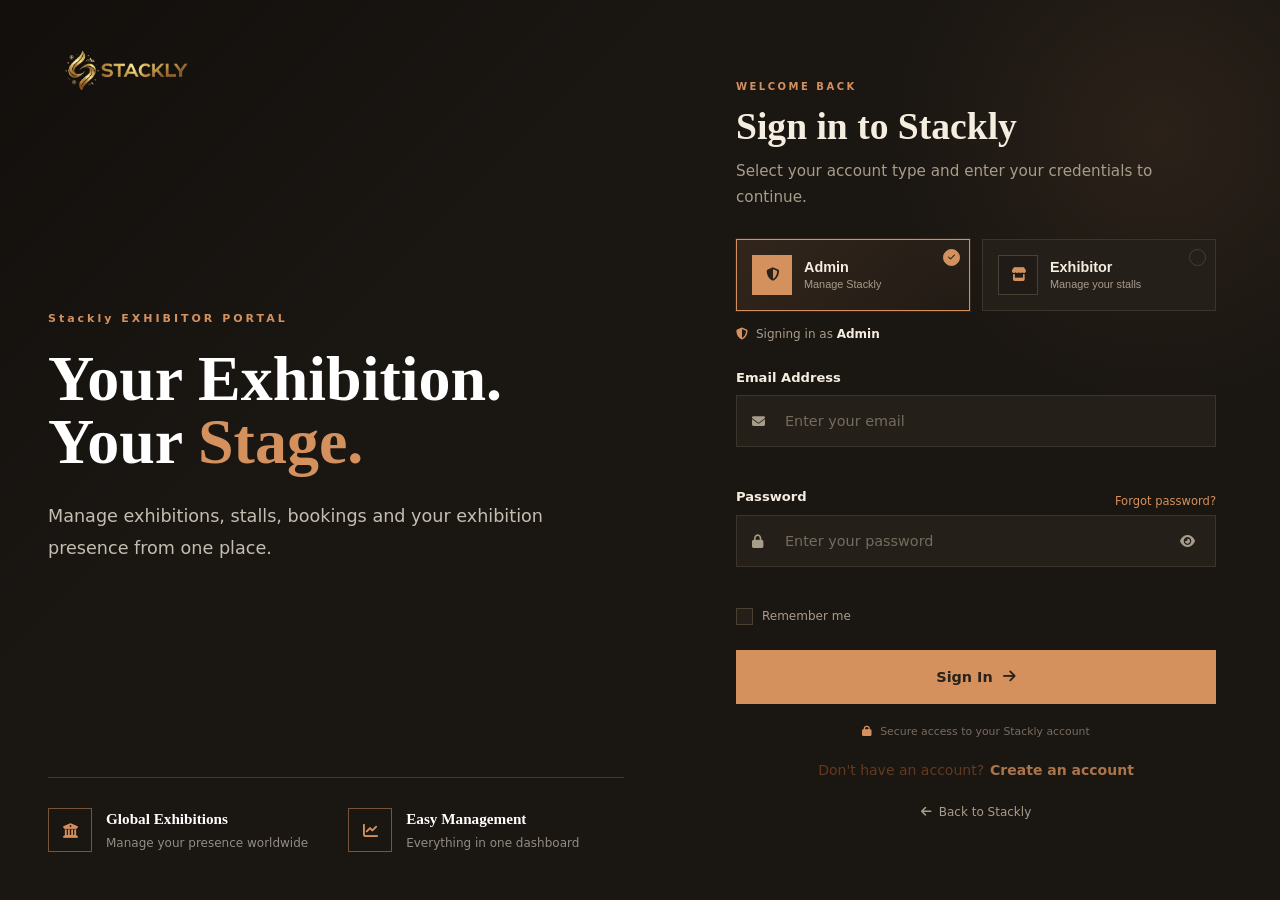
<file: login.html>
<!DOCTYPE html>
<html lang="en">

<head>
  <meta charset="UTF-8">
  <meta name="viewport" content="width=device-width, initial-scale=1.0">

  <title>Login | Stackly</title>

  <!-- Shared CSS -->
  <link rel="stylesheet" href="css/common.css">

  <!-- Login CSS -->
  <link rel="stylesheet" href="css/login.css">

  <!-- Font Awesome -->
  <link rel="stylesheet"
    href="https://cdnjs.cloudflare.com/ajax/libs/font-awesome/6.5.2/css/all.min.css">
</head>

<body>

  <main class="login-page">

    <!-- =========================================
         LEFT VISUAL PANEL
         ========================================= -->
    <section class="login-visual">

      <div class="login-visual-bg"></div>
      <div class="login-visual-overlay"></div>

      <div class="visual-content">

        <a href="index.html" class="nav-logo">
          <img src="images/logo.webp" alt="Stackly Logo">
        </a>

        <div class="visual-text">

          <span class="visual-eyebrow">
            Stackly EXHIBITOR PORTAL
          </span>

          <h1>
            Your Exhibition.
            <br>
            Your <span>Stage.</span>
          </h1>

          <p>
            Manage exhibitions, stalls, bookings and your
            exhibition presence from one place.
          </p>

        </div>

        <div class="visual-bottom">

          <div class="visual-feature">
            <i class="fas fa-building-columns"></i>
            <div>
              <strong>Global Exhibitions</strong>
              <span>Manage your presence worldwide</span>
            </div>
          </div>

          <div class="visual-feature">
            <i class="fas fa-chart-line"></i>
            <div>
              <strong>Easy Management</strong>
              <span>Everything in one dashboard</span>
            </div>
          </div>

        </div>

      </div>

    </section>


    <!-- =========================================
         RIGHT LOGIN PANEL
         ========================================= -->
    <section class="login-panel">

      <div class="login-box">

        <!-- Mobile Logo -->
        <a href="index.html" class="mobile-login-logo">
          Expo<span>Art</span>
        </a>


        <!-- Heading -->
        <div class="login-heading">

          <span class="login-eyebrow">
            WELCOME BACK
          </span>

          <h2>Sign in to Stackly</h2>

          <p>
            Select your account type and enter your credentials
            to continue.
          </p>

        </div>


        <!-- =====================================
             ROLE SELECTOR
             ===================================== -->
        <div class="role-selector">

          <button
            type="button"
            class="role-card active"
            data-role="admin">

            <span class="role-icon">
              <i class="fas fa-shield-halved"></i>
            </span>

            <span class="role-info">
              <strong>Admin</strong>
              <small>Manage Stackly</small>
            </span>

            <span class="role-check">
              <i class="fas fa-check"></i>
            </span>

          </button>


          <button
            type="button"
            class="role-card"
            data-role="exhibitor">

            <span class="role-icon">
              <i class="fas fa-store"></i>
            </span>

            <span class="role-info">
              <strong>Exhibitor</strong>
              <small>Manage your stalls</small>
            </span>

            <span class="role-check">
              <i class="fas fa-check"></i>
            </span>

          </button>

        </div>


        <!-- Selected Role -->
        <div class="selected-role">
          <i class="fas fa-shield-halved" id="selectedRoleIcon"></i>

          <span>
            Signing in as
            <strong id="selectedRoleText">Admin</strong>
          </span>
        </div>


        <!-- =====================================
             LOGIN FORM
             ===================================== -->
        <form id="loginForm" class="login-form" novalidate>

          <!-- Email -->
          <div class="form-group">

            <label for="email">
              Email Address
            </label>

            <div class="input-wrapper">

              <i class="fas fa-envelope"></i>

              <input
                type="email"
                id="email"
                name="email"
                placeholder="Enter your email"
                autocomplete="email"
                required>

            </div>

            <small class="error-message" id="emailError"></small>

          </div>


          <!-- Password -->
          <div class="form-group">

            <div class="label-row">

              <label for="password">
                Password
              </label>

              <a href="#" id="forgotPassword">
                Forgot password?
              </a>

            </div>

            <div class="input-wrapper">

              <i class="fas fa-lock"></i>

              <input
                type="password"
                id="password"
                name="password"
                placeholder="Enter your password"
                autocomplete="current-password"
                required>

              <button
                type="button"
                class="password-toggle"
                id="passwordToggle"
                aria-label="Show password">

                <i class="fas fa-eye"></i>

              </button>

            </div>

            <small class="error-message" id="passwordError"></small>

          </div>


          <!-- Remember -->
          <div class="form-options">

            <label class="remember-label">

              <input
                type="checkbox"
                id="rememberMe">

              <span class="custom-checkbox"></span>

              Remember me

            </label>

          </div>


          <!-- Error / Success -->
          <div class="login-message" id="loginMessage"></div>


          <!-- Submit -->
          <button
            type="submit"
            class="login-submit"
            id="loginSubmit">

            <span class="submit-text">
              Sign In
              <i class="fas fa-arrow-right"></i>
            </span>

            <span class="submit-loading">
              <i class="fas fa-spinner fa-spin"></i>
              Signing in...
            </span>

          </button>

        </form>


        <!-- Security Note -->
<div class="security-note">

  <i class="fas fa-lock"></i>

  <span>
    Secure access to your Stackly account
  </span>

</div>


<!-- Signup Link -->
<div class="signup-link">
  <span>Don't have an account?</span>
  <a href="signup.html">Create an account</a>
</div>


<!-- Back -->
<a href="index.html" class="back-home">
  <i class="fas fa-arrow-left"></i>
  Back to Stackly
</a>

      </div>

    </section>

  </main>


  <script src="js/login.js"></script>

</body>

</html>
</file>
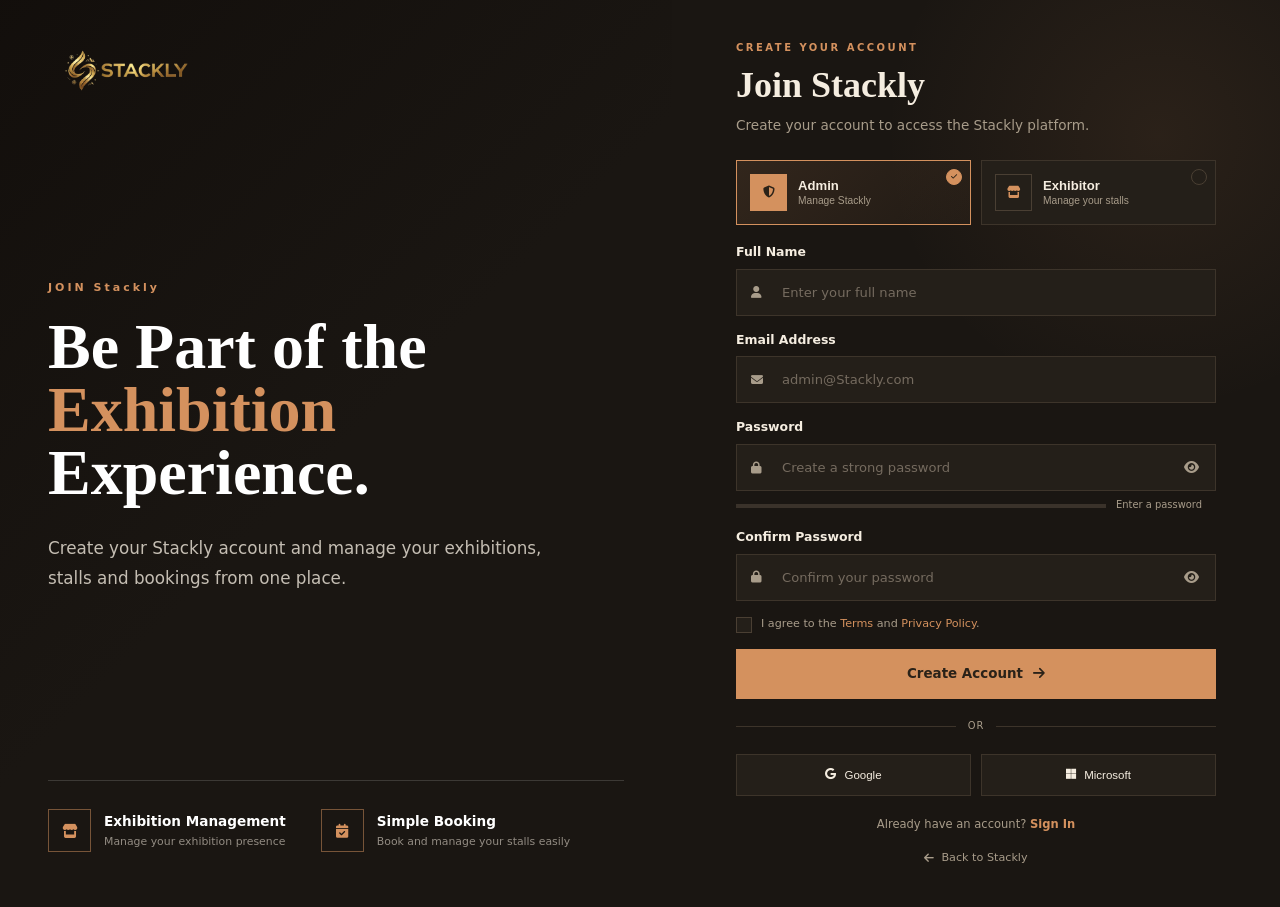
<file: signup.html>
<!DOCTYPE html>
<html lang="en">

<head>
  <meta charset="UTF-8">
  <meta name="viewport" content="width=device-width, initial-scale=1.0">

  <title>Sign Up | Stackly</title>

  <link rel="stylesheet" href="css/common.css">
  <link rel="stylesheet" href="css/signup.css">

  <!-- Font Awesome -->
  <link rel="stylesheet"
    href="https://cdnjs.cloudflare.com/ajax/libs/font-awesome/6.5.2/css/all.min.css">
</head>

<body>

  <main class="signup-page">

    <!-- =========================================
         LEFT VISUAL PANEL
    ========================================== -->

    <section class="signup-visual">

      <div class="signup-visual-bg"></div>
      <div class="signup-visual-overlay"></div>

      <div class="signup-visual-content">

        <a href="index.html" class="nav-logo">
          <img src="images/logo.webp" alt="Stackly Logo">
        </a>

        <div class="signup-visual-text">

          <span class="signup-eyebrow">
            JOIN Stackly
          </span>

          <h1>
            Be Part of the
            <br>
            <span>Exhibition</span>
            Experience.
          </h1>

          <p>
            Create your Stackly account and manage your
            exhibitions, stalls and bookings from one place.
          </p>

        </div>


        <div class="signup-features">

          <div class="signup-feature">

            <span class="feature-icon">
              <i class="fas fa-store"></i>
            </span>

            <div>
              <strong>Exhibition Management</strong>
              <small>Manage your exhibition presence</small>
            </div>

          </div>


          <div class="signup-feature">

            <span class="feature-icon">
              <i class="fas fa-calendar-check"></i>
            </span>

            <div>
              <strong>Simple Booking</strong>
              <small>Book and manage your stalls easily</small>
            </div>

          </div>

        </div>

      </div>

    </section>


    <!-- =========================================
         RIGHT SIGNUP PANEL
    ========================================== -->

    <section class="signup-panel">

      <div class="signup-box">

        <!-- Mobile Logo -->

        <a href="index.html" class="mobile-signup-logo">
          Expo<span>Art</span>
        </a>


        <!-- Heading -->

        <div class="signup-heading">

          <span class="signup-heading-eyebrow">
            CREATE YOUR ACCOUNT
          </span>

          <h2>Join Stackly</h2>

          <p>
            Create your account to access the Stackly platform.
          </p>

        </div>


        <!-- =====================================
             ROLE SELECTOR
        ====================================== -->

        <div class="role-selector">

          <button
            type="button"
            class="role-btn active"
            data-role="admin">

            <span class="role-icon">
              <i class="fas fa-shield-halved"></i>
            </span>

            <span class="role-info">
              <strong>Admin</strong>
              <small>Manage Stackly</small>
            </span>

            <span class="role-check">
              <i class="fas fa-check"></i>
            </span>

          </button>


          <button
            type="button"
            class="role-btn"
            data-role="exhibitor">

            <span class="role-icon">
              <i class="fas fa-store"></i>
            </span>

            <span class="role-info">
              <strong>Exhibitor</strong>
              <small>Manage your stalls</small>
            </span>

            <span class="role-check">
              <i class="fas fa-check"></i>
            </span>

          </button>

        </div>


        <!-- =====================================
             SIGNUP FORM
        ====================================== -->

        <form id="signupForm" class="signup-form">


          <!-- Full Name -->

          <div class="form-group">

            <label for="name">
              Full Name
            </label>

            <div class="input-wrapper">

              <i class="fas fa-user"></i>

              <input
                type="text"
                id="name"
                name="name"
                placeholder="Enter your full name"
                oninput="this.value=this.value.replace(/[^a-zA-Z\s]/g,'')"
                autocomplete="name"
                required>

            </div>

          </div>


          <!-- Email -->

          <div class="form-group">

            <label for="email" id="emailLabel">
              Email Address
            </label>

            <div class="input-wrapper">

              <i class="fas fa-envelope"></i>

              <input
                type="email"
                id="email"
                name="email"
                placeholder="admin@Stackly.com"
                autocomplete="email"
                required>

            </div>

          </div>


          <!-- Password -->

          <div class="form-group">

            <label for="password">
              Password
            </label>

            <div class="input-wrapper">

              <i class="fas fa-lock"></i>

              <input
                type="password"
                id="password"
                name="password"
                placeholder="Create a strong password"
                autocomplete="new-password"
                required>

              <button
                type="button"
                id="togglePassword"
                class="password-toggle"
                aria-label="Show password">

                <i class="fas fa-eye"></i>

              </button>

            </div>


            <!-- Password Strength -->

            <div class="strength-wrapper">

              <div class="strength-bar">
                <span
                  class="strength-fill"
                  id="strengthFill">
                </span>
              </div>

              <span
                id="strengthText"
                class="strength-text">
                Enter a password
              </span>

            </div>

          </div>


          <!-- Confirm Password -->

          <div class="form-group">

            <label for="confirmPassword">
              Confirm Password
            </label>

            <div class="input-wrapper">

              <i class="fas fa-lock"></i>

              <input
                type="password"
                id="confirmPassword"
                name="confirmPassword"
                placeholder="Confirm your password"
                autocomplete="new-password"
                required>

              <button
                type="button"
                id="toggleConfirmPassword"
                class="password-toggle"
                aria-label="Show password">

                <i class="fas fa-eye"></i>

              </button>

            </div>

          </div>


          <!-- Terms -->

          <label class="remember">

            <input type="checkbox">

            <span class="custom-check"></span>

            <span>
              I agree to the
              <a href="#">Terms</a>
              and
              <a href="#">Privacy Policy</a>.
            </span>

          </label>


          <!-- Message -->

          <div
            id="signupMessage"
            class="signup-message"
            hidden>
          </div>


          <!-- Submit -->

          <button
            type="submit"
            class="signup-submit">

            Create Account

            <span class="arrow">
              <i class="fas fa-arrow-right"></i>
            </span>

          </button>

        </form>


        <!-- =====================================
             SOCIAL
        ====================================== -->

        <div class="signup-divider">
          <span>OR</span>
        </div>


        <div class="social-buttons">

          <button
            type="button"
            class="social-btn">

            <i class="fab fa-google"></i>
            Google
          </button>

          <button
            type="button"
            class="social-btn">

            <i class="fab fa-microsoft"></i>
            Microsoft
          </button>

        </div>


        <!-- Login -->

        <p class="login-text">

          Already have an account?

          <a href="login.html">
            Sign In
          </a>

        </p>


        <!-- Back -->

        <a href="index.html" class="back-home">

          <i class="fas fa-arrow-left"></i>

          Back to Stackly

        </a>

      </div>

    </section>

  </main>


  <script src="js/signup.js"></script>

</body>

</html>
</file>
<file: css/common.css>
/* ============================================
   Exhibition Booking Platform — Shared Styles
   ============================================ */

/* ---------- Design Tokens ---------- */
:root {
  /* Color palette — warm amber + deep teal on charcoal */
  --primary: #d4915e;
  --primary-dark: #b87340;
  --primary-light: #e8b388;
  --secondary: #2a7b7b;
  --secondary-dark: #1d5757;
  --secondary-light: #4a9d9d;
  --accent: #e8c547;
  --accent-dark: #c9a82f;
  --success: #4a9d5f;
  --warning: #e8a83f;
  --error: #c75450;
  --error-light: #e07870;

  /* Neutrals */
  --bg-main: #1a1612;
  --bg-card: #241f19;
  --bg-section: #2d2620;
  --bg-light: #f5f0e8;
  --surface: #332b23;
  --text-main: #f5ede0;
  --text-muted: #a89c8a;
  --text-dark: #2a2218;
  --border-default: #3d342a;
  --border-light: #4a3f33;

  /* Fonts */
  --font-heading: "Georgia", "Times New Roman", serif;
  --font-body: "Segoe UI", system-ui, -apple-system, sans-serif;

  /* Spacing (8px system) */
  --space-1: 8px;
  --space-2: 16px;
  --space-3: 24px;
  --space-4: 32px;
  --space-5: 40px;
  --space-6: 48px;
  --space-7: 64px;
  --space-8: 80px;

  /* Radii */
  --radius-sm: 4px;
  --radius-md: 8px;
  --radius-lg: 16px;
  --radius-xl: 24px;

  /* Shadows */
  --shadow-sm: 0 2px 8px rgba(0,0,0,0.3);
  --shadow-md: 0 6px 24px rgba(0,0,0,0.35);
  --shadow-lg: 0 12px 48px rgba(0,0,0,0.45);
  --shadow-glow: 0 0 32px rgba(212,145,94,0.3);

  /* Transitions */
  --ease-default: cubic-bezier(0.25, 0.46, 0.45, 0.94);
  --ease-bounce: cubic-bezier(0.34, 1.56, 0.64, 1);
  --duration: 0.4s;
}

/* ---------- Reset ---------- */
* {
  margin: 0;
  padding: 0;
  box-sizing: border-box;
}

html {
  scroll-behavior: smooth;
  font-size: 16px;
}

body {
  font-family: var(--font-body);
  background-color: var(--bg-main);
  color: var(--text-main);
  line-height: 1.5;
  overflow-x: hidden;
  -webkit-font-smoothing: antialiased;
}

h1, h2, h3, h4, h5, h6 {
  font-family: var(--font-heading);
  line-height: 1.2;
  font-weight: 700;
}

a { color: var(--primary-light); text-decoration: none; }
a:hover { color: var(--accent); }

img { max-width: 100%; display: block; }

ul { list-style: none; }

/* ---------- Container ---------- */
.container {
  width: 100%;
  max-width: 1200px;
  margin: 0 auto;
  padding: 0 var(--space-3);
}

/* ============================================
   NAVBAR
   ============================================ */
.navbar {
  position: fixed;
  top: 0;
  left: 0;
  width: 100%;
  z-index: 1000;
  display: flex;
  align-items: center;
  justify-content: space-between;
  padding: var(--space-2) var(--space-4);
  background: rgba(26, 22, 18, 0.92);
  backdrop-filter: blur(12px);
  border-bottom: 1px solid var(--border-default);
  transition: padding var(--duration) var(--ease-default);
}

.navbar.scrolled {
  padding: var(--space-1) var(--space-4);
  background: rgba(26, 22, 18, 0.97);
  box-shadow: var(--shadow-md);
}

.nav-logo {
  font-family: var(--font-heading);
  font-size: 1.5rem;
  font-weight: 700;
  color: var(--text-main);
  display: flex;
  align-items: center;
  gap: var(--space-1);
}

.nav-logo span {
  color: var(--primary);
}

.nav-links {
  display: flex;
  align-items: center;
  gap: var(--space-4);
}

.nav-links a {
  color: var(--text-main);
  font-size: 0.95rem;
  font-weight: 500;
  position: relative;
  padding: var(--space-1) 0;
  transition: color var(--duration) var(--ease-default);
}

.nav-links a::after {
  content: "";
  position: absolute;
  bottom: 0;
  left: 0;
  width: 0;
  height: 2px;
  background: var(--primary);
  transition: width 0.3s var(--ease-default);
}

.nav-links a:hover::after,
.nav-links a.active::after {
  width: 100%;
}

.nav-links a:hover,
.nav-links a.active {
  color: var(--primary);
}

.nav-cta {
  background: var(--primary);
  color: var(--text-dark) !important;
  padding: var(--space-1) var(--space-3);
  border-radius: var(--radius-md);
  font-weight: 700;
  transition: all var(--duration) var(--ease-default);
}

.nav-cta::after { display: none; }

.nav-cta:hover {
  background: var(--accent);
  transform: translateY(-2px);
  box-shadow: var(--shadow-glow);
}

/* ---------- Hamburger Toggle ---------- */
.nav-toggle {
  display: none;
  flex-direction: column;
  gap: 5px;
  background: none;
  border: none;
  cursor: pointer;
  padding: var(--space-1);
  z-index: 1001;
}

.nav-toggle span {
  width: 28px;
  height: 3px;
  background: var(--text-main);
  border-radius: 3px;
  transition: all var(--duration) var(--ease-default);
}

.nav-toggle.active span:nth-child(1) {
  transform: rotate(45deg) translate(6px, 6px);
}
.nav-toggle.active span:nth-child(2) {
  opacity: 0;
}
.nav-toggle.active span:nth-child(3) {
  transform: rotate(-45deg) translate(7px, -7px);
}

/* ---------- Mobile Drawer — full height, half width ---------- */
.mobile-drawer {
  position: fixed;
  top: 0;
  right: -50vw;
  width: 50vw;
  height: 100vh;
  background: var(--bg-section);
  border-left: 2px solid var(--primary);
  display: flex;
  flex-direction: column;
  justify-content: center;
  align-items: center;
  gap: var(--space-4);
  z-index: 999;
  transition: right 0.5s var(--ease-bounce);
  box-shadow: var(--shadow-lg);
}

.mobile-drawer.open {
  right: 0;
}

.mobile-drawer a {
  font-family: var(--font-heading);
  font-size: 1.3rem;
  color: var(--text-main);
  transition: all var(--duration) var(--ease-default);
  position: relative;
}

.mobile-drawer a:hover {
  color: var(--primary);
  transform: translateX(-12px);
}

.mobile-drawer .nav-cta {
  font-size: 1.1rem;
  margin-top: var(--space-2);
}

.mobile-drawer .nav-cta::after { display: none; }

.drawer-close {
  position: absolute;
  top: var(--space-3);
  right: var(--space-3);
  width: 40px;
  height: 40px;
  border-radius: 50%;
  background: var(--surface);
  border: 1px solid var(--border-light);
  color: var(--text-main);
  font-size: 1.5rem;
  cursor: pointer;
  display: flex;
  align-items: center;
  justify-content: center;
  transition: all var(--duration) var(--ease-default);
}

.drawer-close:hover {
  background: var(--error);
  transform: rotate(90deg);
}

/* Overlay behind drawer */
.drawer-overlay {
  position: fixed;
  inset: 0;
  background: rgba(0,0,0,0.6);
  z-index: 998;
  opacity: 0;
  visibility: hidden;
  transition: opacity var(--duration) var(--ease-default);
}

.drawer-overlay.visible {
  opacity: 1;
  visibility: visible;
}

/* ============================================
   FOOTER
   ============================================ */
.footer {
  background: #14100c;
  border-top: 2px solid var(--primary);
  padding: var(--space-6) 0 var(--space-3);
}

.footer-grid {
  display: grid;
  grid-template-columns: 2fr 1fr 1fr 1fr;
  gap: var(--space-5);
}

.footer-brand p {
  color: var(--text-muted);
  margin-top: var(--space-2);
  max-width: 320px;
}

.footer-col h4 {
  color: var(--primary);
  margin-bottom: var(--space-2);
  font-size: 1.1rem;
}

.footer-col ul li {
  margin-bottom: var(--space-1);
}

.footer-col ul li a {
  color: var(--text-muted);
  font-size: 0.9rem;
  transition: color var(--duration) var(--ease-default);
}

.footer-col ul li a:hover {
  color: var(--accent);
}

.footer-bottom {
  border-top: 1px solid var(--border-default);
  margin-top: var(--space-5);
  padding-top: var(--space-3);
  text-align: center;
  color: var(--text-muted);
  font-size: 0.85rem;
}

.footer-socials {
  display: flex;
  gap: var(--space-2);
  margin-top: var(--space-2);
}

.footer-socials a {
  width: 36px;
  height: 36px;
  border-radius: 50%;
  background: var(--surface);
  display: flex;
  align-items: center;
  justify-content: center;
  border: 1px solid var(--border-light);
  transition: all var(--duration) var(--ease-default);
}

.footer-socials a:hover {
  background: var(--primary);
  border-color: var(--primary);
  transform: translateY(-3px);
}

.footer-socials a svg {
  width: 18px;
  height: 18px;
  fill: var(--text-main);
}

/* ============================================
   BUTTONS
   ============================================ */
.btn {
  display: inline-block;
  padding: var(--space-2) var(--space-4);
  border-radius: var(--radius-md);
  font-weight: 700;
  font-size: 1rem;
  cursor: pointer;
  border: none;
  transition: all var(--duration) var(--ease-default);
  text-align: center;
}

.btn-primary {
  background: var(--primary);
  color: var(--text-dark);
}

.btn-primary:hover {
  background: var(--accent);
  transform: translateY(-3px);
  box-shadow: var(--shadow-glow);
}

.btn-secondary {
  background: transparent;
  color: var(--text-main);
  border: 2px solid var(--secondary);
}

.btn-secondary:hover {
  background: var(--secondary);
  transform: translateY(-3px);
}

.btn-outline {
  background: transparent;
  color: var(--primary);
  border: 2px solid var(--primary);
}

.btn-outline:hover {
  background: var(--primary);
  color: var(--text-dark);
}

/* ============================================
   SECTION UTILITY
   ============================================ */
.section {
  padding: var(--space-8) 0;
  position: relative;
}

.section-title {
  text-align: center;
  margin-bottom: var(--space-6);
}

.section-title h2 {
  font-size: 2.5rem;
  margin-bottom: var(--space-2);
}

.section-title .accent-line {
  width: 60px;
  height: 4px;
  background: var(--primary);
  margin: 0 auto;
  border-radius: 4px;
}

.section-title p {
  color: var(--text-muted);
  margin-top: var(--space-2);
  font-size: 1.1rem;
  max-width: 600px;
  margin-left: auto;
  margin-right: auto;
}

/* ============================================
   SCROLL ANIMATIONS
   ============================================ */
.reveal {
  opacity: 0;
  transform: translateY(40px);
  transition: opacity 0.7s var(--ease-default), transform 0.7s var(--ease-default);
}

.reveal.visible {
  opacity: 1;
  transform: translateY(0);
}

.reveal-left {
  opacity: 0;
  transform: translateX(-60px);
  transition: opacity 0.7s var(--ease-default), transform 0.7s var(--ease-default);
}

.reveal-left.visible {
  opacity: 1;
  transform: translateX(0);
}

.reveal-right {
  opacity: 0;
  transform: translateX(60px);
  transition: opacity 0.7s var(--ease-default), transform 0.7s var(--ease-default);
}

.reveal-right.visible {
  opacity: 1;
  transform: translateX(0);
}

.reveal-scale {
  opacity: 0;
  transform: scale(0.85);
  transition: opacity 0.7s var(--ease-default), transform 0.7s var(--ease-bounce);
}

.reveal-scale.visible {
  opacity: 1;
  transform: scale(1);
}

/* Stagger delays */
.reveal-delay-1 { transition-delay: 0.15s; }
.reveal-delay-2 { transition-delay: 0.3s; }
.reveal-delay-3 { transition-delay: 0.45s; }
.reveal-delay-4 { transition-delay: 0.6s; }
.reveal-delay-5 { transition-delay: 0.75s; }

/* ============================================
   RESPONSIVE
   ============================================ */
@media (max-width: 900px) {
  .footer-grid {
    grid-template-columns: 1fr 1fr;
  }
}

@media (max-width: 768px) {
  .nav-links {
    display: none;
  }
  .nav-toggle {
    display: flex;
  }
  .section-title h2 {
    font-size: 2rem;
  }
  .mobile-drawer {
    width: 50vw;
  }
}

@media (max-width: 500px) {
  .container {
    padding: 0 var(--space-2);
  }
  .footer-grid {
    grid-template-columns: 1fr;
  }
  .mobile-drawer {
    width: 65vw;
  }
  .section {
    padding: var(--space-6) 0;
  }
  .section-title h2 {
    font-size: 1.7rem;
  }
}


/* =========================================================
   MOBILE NAVIGATION DRAWER - FIX
   ========================================================= */

/* Prevent horizontal overflow */
html,
body {
  overflow-x: hidden;
}

/* Desktop - drawer completely hidden */
.mobile-drawer,
.drawer-overlay {
  display: none;
}


/* =========================================================
   MOBILE DRAWER - FINAL LAYOUT
   ========================================================= */

@media (max-width: 900px) {

  .mobile-drawer {
    position: fixed;
    top: 0;
    right: 0;

    width: 50vw;
    max-width: 360px;
    min-width: 280px;

    height: 100dvh;

    display: flex;
    flex-direction: column;

    padding: 72px 24px 20px;

    background: #241f19;

    border-left: 1px solid #4a3f33;

    z-index: 9999;

    overflow-y: auto;
    overflow-x: hidden;

    transform: translateX(105%);
    visibility: hidden;
    pointer-events: none;

    transition:
      transform 0.35s ease,
      visibility 0.35s ease;

    scrollbar-width: thin;
    scrollbar-color: #5a4b3c transparent;
  }


  .mobile-drawer.open {
    transform: translateX(0);
    visibility: visible;
    pointer-events: auto;
  }


  /* Hide scrollbar on Chrome / Edge */
  .mobile-drawer::-webkit-scrollbar {
    width: 4px;
  }

  .mobile-drawer::-webkit-scrollbar-track {
    background: transparent;
  }

  .mobile-drawer::-webkit-scrollbar-thumb {
    background: #5a4b3c;
    border-radius: 10px;
  }


  /* =======================================================
     CLOSE BUTTON
     ======================================================= */

  .drawer-close {
    position: absolute;
    top: 23px;
    right: 22px;

    width: 50px;
    height: 50px;

    display: flex;
    align-items: center;
    justify-content: center;

    border: 1px solid #5a4b3c;
    border-radius: 50%;

    background: transparent;
    color: #f5ede0;

    font-size: 30px;
    line-height: 1;

    cursor: pointer;

    z-index: 10;

    transition: all 0.3s ease;
  }

  .drawer-close:hover {
    background: #d4915e;
    border-color: #d4915e;
    color: #fff;
  }


  /* =======================================================
     MENU LINKS
     ======================================================= */

  .mobile-drawer > a {
    flex-shrink: 0;

    display: flex;
    align-items: center;
    justify-content: center;

    min-height: 48px;

    padding: 8px 5px;

    border-bottom: 1px solid #3d342a;

    color: #f5ede0;

    text-decoration: none;

    font-size: 14px;
    font-weight: 600;

    line-height: 1.2;

    transition:
      color 0.25s ease,
      border-color 0.25s ease;
  }

  .mobile-drawer > a:hover,
  .mobile-drawer > a.active {
    color: #d4915e;
    border-color: #d4915e;
  }


  /* =======================================================
     LOGIN BUTTON
     ======================================================= */

  .mobile-drawer > a.nav-cta {
    min-height: 46px;

    margin: 16px auto 0;

    padding: 0 22px;

    border: 1px solid #d4915e;

    background: #d4915e;
    color: #241f19;

    font-size: 15px;

    border-radius: 10px;
  }

  .mobile-drawer > a.nav-cta:hover {
    background: #b87340;
    border-color: #b87340;
    color: #fff;
  }


  /* =======================================================
     CONTACT SECTION
     ======================================================= */

  .drawer-contact {
    flex-shrink: 0;

    margin-top: 22px;
    padding-top: 18px;
    padding-bottom: 5px;

    border-top: 1px solid #3d342a;
  }


  .drawer-contact-title {
    margin-bottom: 13px;
  }

  .drawer-contact-title span {
    color: #d4915e;

    font-size: 9px;
    font-weight: 800;

    letter-spacing: 2px;
  }


  /* Contact item */

  .drawer-contact-item {
    display: flex;
    align-items: center;

    gap: 11px;

    margin-bottom: 11px;

    color: #d8cdbf;

    text-decoration: none;

    font-size: 11px;

    line-height: 1.25;
  }

  .drawer-contact-item:last-child {
    margin-bottom: 0;
  }


  /* Contact icon */

  .drawer-contact-icon {
    display: flex;
    align-items: center;
    justify-content: center;

    flex-shrink: 0;

    width: 34px;
    height: 34px;

    border: 1px solid #4a3f33;

    color: #d4915e;

    font-size: 11px;

    transition: all 0.25s ease;
  }

  .drawer-contact-item:hover .drawer-contact-icon {
    background: #d4915e;
    border-color: #d4915e;
    color: #fff;
  }


  .drawer-contact-item small {
    display: block;

    margin-bottom: 2px;

    color: #887c6e;

    font-size: 7px;
    font-weight: 700;

    letter-spacing: 1.2px;
    text-transform: uppercase;
  }

}


/* =========================================================
   EXTRA SMALL SCREENS
   ========================================================= */

@media (max-width: 500px) {

  .mobile-drawer {
    width: 72vw;
    min-width: 0;

    padding: 68px 20px 18px;
  }

  .drawer-close {
    top: 18px;
    right: 18px;

    width: 44px;
    height: 44px;

    font-size: 27px;
  }

  .mobile-drawer > a {
    min-height: 44px;
    font-size: 13px;
  }

  .mobile-drawer > a.nav-cta {
    min-height: 44px;

    margin-top: 13px;

    font-size: 14px;
  }

  .drawer-contact {
    margin-top: 18px;
    padding-top: 15px;
  }

  .drawer-contact-item {
    margin-bottom: 9px;
    font-size: 10px;
  }

  .drawer-contact-icon {
    width: 31px;
    height: 31px;
  }

}

/* =========================================================
   DRAWER CONTACT DETAILS
   ========================================================= */

.drawer-contact {
  margin-top: auto;
  padding-top: 22px;
  border-top: 1px solid #3d342a;
}

.drawer-contact-title {
  margin-bottom: 14px;
}

.drawer-contact-title span {
  color: #d4915e;
  font-size: 9px;
  font-weight: 800;
  letter-spacing: 2px;
}

.drawer-contact-item {
  display: flex;
  align-items: center;
  gap: 12px;

  margin-bottom: 13px;

  color: #d8cdbf;
  text-decoration: none;

  font-size: 11px;
  line-height: 1.4;
}

.drawer-contact-item:last-child {
  margin-bottom: 0;
}

.drawer-contact-item:hover {
  color: #d4915e;
}

.drawer-contact-icon {
  display: flex;
  align-items: center;
  justify-content: center;

  flex-shrink: 0;

  width: 34px;
  height: 34px;

  border: 1px solid #4a3f33;

  color: #d4915e;

  font-size: 12px;

  transition:
    background 0.25s ease,
    border-color 0.25s ease,
    color 0.25s ease;
}

.drawer-contact-item:hover .drawer-contact-icon {
  background: #d4915e;
  border-color: #d4915e;
  color: #fff;
}

.drawer-contact-item small {
  display: block;

  margin-bottom: 2px;

  color: #887c6e;

  font-size: 8px;
  font-weight: 700;
  letter-spacing: 1px;
  text-transform: uppercase;
}


.nav-logo img {
  height: 45px;
  width: auto;
  display: block;
  object-fit: contain;
}

/* ============================================
   NEWSLETTER
   ============================================ */

footer .newsletter-col p {
  color: var(--text-muted);
  font-size: 14px;
  line-height: 1.7;
  margin: 0 0 18px;
  max-width: 300px;
}

footer .newsletter-form {
  display: flex;
  width: 100%;
  max-width: 330px;
  border: 1px solid var(--borders);
  background: var(--bg-card);
  border-radius: 8px;
  overflow: hidden;
  margin-bottom: 14px;
}

footer .newsletter-form input {
  flex: 1;
  min-width: 0;
  border: none;
  outline: none;
  background: transparent;
  color: var(--text-main);
  padding: 13px 14px;
  font-size: 14px;
}

footer .newsletter-form input::placeholder {
  color: var(--text-muted);
}

footer .newsletter-form button {
  width: 48px;
  border: none;
  background: var(--primary);
  color: #fff;
  cursor: pointer;
  font-size: 15px;
  transition: background 0.3s ease;
}

footer .newsletter-form button:hover {
  background: var(--primary-dark);
}

footer .newsletter-col small {
  display: flex;
  align-items: center;
  gap: 7px;
  color: var(--text-muted);
  font-size: 12px;
}

footer .newsletter-col small i {
  color: var(--primary);
}

/* ============================================
   NAVBAR LOGIN BUTTON - DESKTOP
   ============================================ */

.nav-links > li:last-child .nav-cta {
  padding: 10px 14px;
  margin-left: 4px;
  border-radius: 10px;
  font-size: 0.9rem;
  line-height: 1;
  display: inline-flex;
  align-items: center;
  justify-content: center;
}

.nav-links > li:last-child {
  margin-right: 4px;
}
</file>
<file: css/home.css>
/* ============================================
   Home Page — Unique Styles
   ============================================ */

/* ===== SECTION 1: HERO ===== */
.hero {
  height: 100vh;
  min-height: 620px;
  position: relative;
  display: flex;
  align-items: center;
  justify-content: center;
  overflow: hidden;
}

.hero-bg {
  position: absolute;
  inset: 0;
  background: url("../images/exhibition1.webp") center/cover no-repeat;
  animation: heroZoom 20s ease-in-out infinite alternate;
}

@keyframes heroZoom {
  from { transform: scale(1); }
  to { transform: scale(1.15); }
}

.hero-overlay {
  position: absolute;
  inset: 0;
  background: linear-gradient(135deg, rgba(26,22,18,0.88) 0%, rgba(26,22,18,0.6) 50%, rgba(42,123,123,0.4) 100%);
}

.hero-content {
  position: relative;
  z-index: 2;
  text-align: center;
  max-width: 800px;
}

.hero-tag {
  display: inline-block;
  padding: var(--space-1) var(--space-3);
  background: rgba(212,145,94,0.15);
  border: 1px solid var(--primary);
  border-radius: var(--radius-xl);
  color: var(--primary-light);
  font-size: 0.9rem;
  letter-spacing: 1px;
  text-transform: uppercase;
  margin-bottom: var(--space-3);
}

.hero-title {
  font-size: 3.8rem;
  color: var(--text-main);
  margin-bottom: var(--space-3);
  text-shadow: 0 4px 20px rgba(0,0,0,0.5);
}

.hero-subtitle {
  font-size: 1.2rem;
  color: var(--text-muted);
  max-width: 600px;
  margin: 0 auto var(--space-4);
}

.hero-btns {
  display: flex;
  gap: var(--space-2);
  justify-content: center;
  margin-bottom: var(--space-6);
}

.hero-scroll {
  display: flex;
  flex-direction: column;
  align-items: center;
  gap: var(--space-1);
  color: var(--text-muted);
  font-size: 0.85rem;
}

.scroll-mouse {
  width: 26px;
  height: 42px;
  border: 2px solid var(--text-muted);
  border-radius: 14px;
  position: relative;
}

.scroll-wheel {
  width: 6px;
  height: 10px;
  background: var(--primary);
  border-radius: 3px;
  position: absolute;
  left: 50%;
  top: 6px;
  transform: translateX(-50%);
  animation: scrollWheel 1.8s ease-in-out infinite;
}

@keyframes scrollWheel {
  0%, 100% { opacity: 1; top: 6px; }
  50% { opacity: 0.3; top: 20px; }
}

/* Floating shapes */
.floating-shapes {
  position: absolute;
  inset: 0;
  z-index: 1;
  pointer-events: none;
}

.shape {
  position: absolute;
  border-radius: 50%;
  opacity: 0.15;
}

.shape-1 {
  width: 120px;
  height: 120px;
  background: var(--primary);
  top: 15%;
  left: 8%;
  animation: floatShape 8s ease-in-out infinite;
}

.shape-2 {
  width: 80px;
  height: 80px;
  background: var(--secondary);
  bottom: 20%;
  right: 12%;
  animation: floatShape 10s ease-in-out infinite reverse;
}

.shape-3 {
  width: 60px;
  height: 60px;
  background: var(--accent);
  top: 60%;
  left: 20%;
  animation: floatShape 12s ease-in-out infinite;
}

@keyframes floatShape {
  0%, 100% { transform: translateY(0) rotate(0deg); }
  50% { transform: translateY(-40px) rotate(180deg); }
}

/* ===== SECTION 2: STATS ===== */
.stats-section {
  background: var(--bg-section);
  border-top: 1px solid var(--border-default);
  border-bottom: 1px solid var(--border-default);
}

.stats-grid {
  display: grid;
  grid-template-columns: repeat(4, 1fr);
  gap: var(--space-3);
}

.stat-card {
  text-align: center;
  padding: var(--space-4) var(--space-2);
  background: var(--bg-card);
  border: 2px solid var(--border-default);
  border-radius: var(--radius-lg);
  transition: all var(--duration) var(--ease-default);
}

.stat-card:hover {
  border-color: var(--primary);
  transform: translateY(-8px);
  box-shadow: var(--shadow-glow);
}

.stat-icon {
  font-size: 2.5rem;
  margin-bottom: var(--space-1);
}

.stat-number {
  font-family: var(--font-heading);
  font-size: 2.5rem;
  font-weight: 700;
  color: var(--primary);
}

.stat-label {
  color: var(--text-muted);
  font-size: 0.95rem;
  margin-top: var(--space-1);
}

/* ===== SECTION 3: FEATURED ===== */
.featured-section {
  background: var(--bg-main);
}

.featured-grid {
  display: grid;
  grid-template-columns: repeat(3, 1fr);
  gap: var(--space-4);
}

.featured-card {
  background: var(--bg-card);
  border: 2px solid var(--border-default);
  border-radius: var(--radius-lg);
  overflow: hidden;
  transition: all var(--duration) var(--ease-default);
}

.featured-card:hover {
  transform: translateY(-12px);
  border-color: var(--primary);
  box-shadow: var(--shadow-lg);
}

.featured-card img {
  width: 100%;
  height: 220px;
  object-fit: cover;
  transition: transform 0.6s var(--ease-default);
}

.featured-card:hover img {
  transform: scale(1.08);
}

.featured-body {
  padding: var(--space-3);
}

.featured-badge {
  display: inline-block;
  padding: 4px 14px;
  background: var(--secondary);
  color: var(--text-main);
  border-radius: var(--radius-xl);
  font-size: 0.8rem;
  font-weight: 600;
  margin-bottom: var(--space-1);
}

.featured-body h3 {
  font-size: 1.3rem;
  margin-bottom: var(--space-1);
  color: var(--text-main);
}

.featured-meta {
  color: var(--primary-light);
  font-size: 0.9rem;
  margin-bottom: var(--space-1);
}

.featured-desc {
  color: var(--text-muted);
  font-size: 0.95rem;
  margin-bottom: var(--space-2);
}


/* ===== SECTION 5: CATEGORIES ===== */
.categories-section {
  background: var(--bg-main);
}

.categories-grid {
  display: grid;
  grid-template-columns: repeat(3, 1fr);
  gap: var(--space-3);
}

.category-card {
  background: var(--bg-card);
  border: 2px solid var(--border-default);
  border-left: 5px solid var(--cat-color, var(--primary));
  border-radius: var(--radius-md);
  padding: var(--space-4) var(--space-3);
  text-align: center;
  transition: all var(--duration) var(--ease-default);
  cursor: pointer;
}

.category-card:hover {
  transform: translateY(-6px);
  box-shadow: var(--shadow-md);
  border-color: var(--cat-color, var(--primary));
}

.cat-icon {
  font-size: 3rem;
  margin-bottom: var(--space-2);
}

.category-card h3 {
  font-size: 1.2rem;
  color: var(--text-main);
  margin-bottom: var(--space-1);
}

.category-card p {
  color: var(--text-muted);
  font-size: 0.9rem;
}

/* ===== SECTION 6: TESTIMONIALS ===== */
.testimonials-section {
  background: var(--bg-section);
}

.testimonials-grid {
  display: grid;
  grid-template-columns: repeat(3, 1fr);
  gap: var(--space-3);
}

.testimonial-card {
  background: var(--bg-card);
  border: 2px dashed var(--border-light);
  border-radius: var(--radius-lg);
  padding: var(--space-4);
  position: relative;
  transition: all var(--duration) var(--ease-default);
}

.testimonial-card:hover {
  border-style: solid;
  border-color: var(--primary);
  transform: translateY(-6px);
}

.quote-mark {
  font-family: var(--font-heading);
  font-size: 4rem;
  color: var(--primary);
  opacity: 0.4;
  line-height: 1;
  margin-bottom: var(--space-1);
}

.testimonial-card p {
  color: var(--text-main);
  font-size: 0.95rem;
  margin-bottom: var(--space-3);
  font-style: italic;
}

.testimonial-author {
  display: flex;
  align-items: center;
  gap: var(--space-2);
}

.testimonial-author img {
  width: 48px;
  height: 48px;
  border-radius: 50%;
  object-fit: cover;
  border: 2px solid var(--primary);
}

.testimonial-author h4 {
  font-size: 1rem;
  color: var(--text-main);
}

.testimonial-author span {
  font-size: 0.85rem;
  color: var(--text-muted);
}

/* ===== SECTION 7: CTA ===== */
.cta-section {
  position: relative;
  padding: var(--space-8) 0;
  background: url("../images/home7.webp") center/cover fixed no-repeat;
  overflow: hidden;
}

.cta-overlay {
  position: absolute;
  inset: 0;
  background: linear-gradient(135deg, rgba(212,145,94,0.9) 0%, rgba(184,115,64,0.85) 100%);
}

.cta-content {
  position: relative;
  z-index: 1;
  text-align: center;
}

.cta-content h2 {
  font-size: 2.5rem;
  color: var(--text-dark);
  margin-bottom: var(--space-2);
}

.cta-content p {
  font-size: 1.2rem;
  color: var(--text-dark);
  margin-bottom: var(--space-4);
  opacity: 0.9;
}

.cta-content .btn {
  font-size: 1.1rem;
  padding: var(--space-2) var(--space-5);
}

/* ===== RESPONSIVE ===== */
@media (max-width: 900px) {
  .featured-grid, .categories-grid, .testimonials-grid {
    grid-template-columns: 1fr 1fr;
  }
  .stats-grid {
    grid-template-columns: 1fr 1fr;
  }
  .hero-title {
    font-size: 2.8rem;
  }
}

@media (max-width: 600px) {
  .featured-grid, .categories-grid, .testimonials-grid, .stats-grid {
    grid-template-columns: 1fr;
  }
  .hero-title {
    font-size: 2.2rem;
  }
  .hero-btns {
    flex-direction: column;
  }
  .cta-section {
    background-attachment: scroll;
  }

  .hero-tag{
    margin-top: 130px;
  }
}


/* =========================================================
   PREMIUM HOME SECTIONS
   ========================================================= */


/* =========================================================
   EDITOR'S CHOICE
   ========================================================= */

.editor-choice-section {
  position: relative;
  min-height: 720px;
  display: flex;
  align-items: center;
  overflow: hidden;
  background: #15110d;
}

.editor-choice-bg {
  position: absolute;
  inset: 0;
  background:
    url("../images/home5.webp")
    center / cover no-repeat;
  transform: scale(1.04);
}

.editor-choice-overlay {
  position: absolute;
  inset: 0;
  background:
    linear-gradient(
      90deg,
      rgba(21,17,13,0.98) 0%,
      rgba(21,17,13,0.88) 40%,
      rgba(21,17,13,0.45) 70%,
      rgba(21,17,13,0.72) 100%
    );
}

.editor-choice-content {
  position: relative;
  z-index: 2;
}

.editor-label {
  display: flex;
  align-items: center;
  gap: 14px;
  color: var(--primary-light);
  font-size: 0.75rem;
  font-weight: 700;
  letter-spacing: 3px;
  margin-bottom: 45px;
}

.editor-label span {
  width: 45px;
  height: 1px;
  background: var(--primary);
}

.editor-layout {
  display: grid;
  grid-template-columns: 1.05fr 0.95fr;
  align-items: center;
  gap: 80px;
}

.editor-copy {
  max-width: 650px;
}

.editor-kicker {
  color: var(--primary);
  font-size: 0.78rem;
  letter-spacing: 2px;
  font-weight: 700;
  margin-bottom: 18px;
}

.editor-copy h2 {
  font-size: clamp(3rem, 5vw, 5.3rem);
  line-height: 0.98;
  color: #fff8ed;
  margin-bottom: 28px;
}

.editor-copy h2 em {
  display: block;
  color: var(--primary-light);
  font-weight: 400;
}

.editor-description {
  max-width: 560px;
  color: #c5b9a9;
  font-size: 1.05rem;
  line-height: 1.9;
  margin-bottom: 35px;
}

.editor-meta {
  display: flex;
  gap: 50px;
  margin-bottom: 35px;
}

.editor-meta div {
  display: flex;
  flex-direction: column;
  gap: 7px;
}

.editor-meta span {
  font-size: 0.68rem;
  color: #817668;
  letter-spacing: 2px;
}

.editor-meta strong {
  color: #f5ede0;
  font-size: 0.9rem;
}

.editor-link {
  display: inline-flex;
  align-items: center;
  gap: 15px;
  color: #f5ede0;
  border-bottom: 1px solid var(--primary);
  padding-bottom: 10px;
  font-weight: 700;
  transition: all 0.35s ease;
}

.editor-link span {
  font-size: 1.3rem;
  transition: transform 0.35s ease;
}

.editor-link:hover {
  color: var(--primary-light);
}

.editor-link:hover span {
  transform: translate(5px, -5px);
}

.editor-card {
  position: relative;
  padding: 12px;
  background: rgba(255,255,255,0.08);
  border: 1px solid rgba(255,255,255,0.18);
  backdrop-filter: blur(8px);
}

.editor-card-image {
  height: 480px;
  overflow: hidden;
}

.editor-card-image img {
  width: 100%;
  height: 100%;
  object-fit: cover;
  transition: transform 0.8s ease;
}

.editor-card:hover .editor-card-image img {
  transform: scale(1.06);
}

.editor-card-bottom {
  display: flex;
  justify-content: space-between;
  align-items: center;
  gap: 20px;
  padding: 20px 8px 8px;
}

.editor-card-bottom span {
  color: var(--primary-light);
  font-size: 0.65rem;
  letter-spacing: 2px;
}

.editor-card-bottom strong {
  color: #fff;
  font-family: var(--font-heading);
  font-size: 1rem;
}


/* =========================================================
   PREMIUM SECTION HEADING
   ========================================================= */

.premium-section-heading {
  max-width: 720px;
  margin: 0 auto 60px;
  text-align: center;
}

.premium-section-heading > span {
  display: block;
  color: var(--primary);
  font-size: 0.72rem;
  font-weight: 700;
  letter-spacing: 3px;
  margin-bottom: 18px;
}

.premium-section-heading h2 {
  font-size: clamp(2.4rem, 4vw, 4rem);
  color: var(--text-main);
  margin-bottom: 18px;
}

.premium-section-heading p {
  color: var(--text-muted);
  font-size: 1.05rem;
  line-height: 1.8;
}

.premium-section-heading.light h2 {
  color: #fff;
}

.premium-section-heading.light p {
  color: #bdb2a5;
}

.premium-section-heading h2::after {
  content: "";
  display: block;
  width: 55px;
  height: 2px;
  background: var(--primary);
  margin: 25px auto 0;
}


/* =========================================================
   EXPERIENCE
   ========================================================= */

.experience-section {
  background:
    radial-gradient(
      circle at 80% 20%,
      rgba(212,145,94,0.08),
      transparent 30%
    ),
    var(--bg-main);
}

.experience-grid {
  display: grid;
  grid-template-columns: 1fr 0.9fr;
  gap: 80px;
  align-items: center;
}

.experience-image {
  position: relative;
  height: 620px;
  overflow: hidden;
}

.experience-image::before {
  content: "";
  position: absolute;
  width: 75%;
  height: 75%;
  border: 1px solid var(--primary);
  left: -20px;
  bottom: -20px;
  z-index: 0;
}

.experience-image img {
  position: relative;
  z-index: 1;
  width: calc(100% - 35px);
  height: 100%;
  object-fit: cover;
}

.experience-image-caption {
  position: absolute;
  z-index: 2;
  right: 0;
  bottom: 30px;
  background: rgba(20,16,12,0.94);
  padding: 18px 25px;
  color: #fff;
  font-family: var(--font-heading);
}

.experience-image-caption span {
  color: var(--primary);
  margin-right: 12px;
}

.experience-content {
  display: flex;
  flex-direction: column;
  gap: 0;
}

.experience-item {
  display: grid;
  grid-template-columns: 50px 1fr;
  gap: 22px;
  padding: 28px 0;
  border-bottom: 1px solid var(--border-default);
}

.experience-item:first-child {
  border-top: 1px solid var(--border-default);
}

.experience-item > span {
  color: var(--primary);
  font-family: var(--font-heading);
  font-size: 1.1rem;
}

.experience-item h3 {
  font-size: 1.3rem;
  margin-bottom: 10px;
  color: var(--text-main);
}

.experience-item p {
  color: var(--text-muted);
  line-height: 1.75;
}

.experience-btn {
  align-self: flex-start;
  margin-top: 30px;
}


/* =========================================================
   COLLECTIONS
   ========================================================= */

.collections-section {
  background: #211b16;
}

.collections-grid {
  display: grid;
  grid-template-columns: 1.3fr 1fr 1fr;
  grid-template-rows: 280px 280px;
  gap: 18px;
}

.collection-card {
  position: relative;
  overflow: hidden;
  display: block;
  min-height: 260px;
}

.collection-large {
  grid-row: span 2;
}

.collection-card img {
  width: 100%;
  height: 100%;
  object-fit: cover;
  transition: transform 0.8s cubic-bezier(0.25,0.46,0.45,0.94);
}

.collection-card:hover img {
  transform: scale(1.08);
}

.collection-overlay {
  position: absolute;
  inset: 0;
  background:
    linear-gradient(
      to top,
      rgba(10,8,6,0.92) 0%,
      rgba(10,8,6,0.35) 55%,
      rgba(10,8,6,0.05) 100%
    );
}

.collection-content {
  position: absolute;
  left: 28px;
  right: 28px;
  bottom: 25px;
  z-index: 2;
}

.collection-content span {
  color: var(--primary-light);
  font-size: 0.65rem;
  letter-spacing: 2px;
  font-weight: 700;
}

.collection-content h3 {
  color: #fff;
  font-size: 1.65rem;
  line-height: 1.05;
  margin: 10px 0;
}

.collection-large .collection-content h3 {
  font-size: 2.8rem;
}

.collection-content p {
  color: #cfc3b5;
  font-size: 0.85rem;
}


/* =========================================================
   UPCOMING
   ========================================================= */

.upcoming-section {
  background: var(--bg-main);
}

.upcoming-list {
  max-width: 1000px;
  margin: auto;
}

.upcoming-item {
  display: grid;
  grid-template-columns: 100px 1fr 50px;
  gap: 35px;
  align-items: center;
  padding: 30px 0;
  border-top: 1px solid var(--border-default);
  transition: all 0.35s ease;
}

.upcoming-item:last-child {
  border-bottom: 1px solid var(--border-default);
}

.upcoming-item:hover {
  padding-left: 20px;
  padding-right: 20px;
  background: rgba(212,145,94,0.04);
}

.upcoming-date {
  text-align: center;
  border-right: 1px solid var(--border-default);
  padding-right: 30px;
}

.upcoming-date strong {
  display: block;
  font-family: var(--font-heading);
  font-size: 2.5rem;
  color: var(--primary-light);
  line-height: 1;
}

.upcoming-date span {
  font-size: 0.65rem;
  color: var(--text-muted);
  letter-spacing: 2px;
}

.upcoming-info > span {
  color: var(--primary);
  font-size: 0.65rem;
  font-weight: 700;
  letter-spacing: 2px;
}

.upcoming-info h3 {
  color: var(--text-main);
  font-size: 1.35rem;
  margin: 7px 0;
}

.upcoming-info p {
  color: var(--text-muted);
  font-size: 0.9rem;
}

.upcoming-arrow {
  width: 45px;
  height: 45px;
  border: 1px solid var(--border-light);
  border-radius: 50%;
  display: flex;
  align-items: center;
  justify-content: center;
  color: var(--primary-light);
  font-size: 1.2rem;
  transition: all 0.35s ease;
}

.upcoming-item:hover .upcoming-arrow {
  background: var(--primary);
  color: var(--text-dark);
  border-color: var(--primary);
  transform: rotate(45deg);
}


/* =========================================================
   GLOBAL CITIES
   ========================================================= */

.cities-section {
  position: relative;
  padding: 120px 0;
  overflow: hidden;
  background: #111;
}

.cities-background {
  position: absolute;
  inset: 0;
  background:
    url("../images/bg1.webp")
    center / cover no-repeat;
  opacity: 0.2;
}

.cities-content {
  position: relative;
  z-index: 2;
}

.cities-grid {
  display: grid;
  grid-template-columns: repeat(4, 1fr);
  gap: 15px;
}

.city-card {
  position: relative;
  height: 400px;
  overflow: hidden;
  display: flex;
  align-items: flex-end;
}

.city-card::after {
  content: "";
  position: absolute;
  inset: 0;
  background: linear-gradient(
    to top,
    rgba(0,0,0,0.9),
    transparent 65%
  );
}

.city-card img {
  position: absolute;
  inset: 0;
  width: 100%;
  height: 100%;
  object-fit: cover;
  transition: transform 0.8s ease;
}

.city-card:hover img {
  transform: scale(1.1);
}

.city-card > div {
  position: relative;
  z-index: 2;
  padding: 25px;
}

.city-card span {
  color: var(--primary-light);
  font-size: 0.62rem;
  letter-spacing: 2px;
}

.city-card h3 {
  color: #fff;
  font-size: 2rem;
  margin-top: 7px;
}


/* =========================================================
   PREMIUM CTA
   ========================================================= */

.premium-cta-section {
  position: relative;
  min-height: 600px;
  display: flex;
  align-items: center;
  justify-content: center;
  overflow: hidden;
}

.premium-cta-image {
  position: absolute;
  inset: 0;
  background:
    url("../images/bg2.webp")
    center / cover no-repeat;
}

.premium-cta-overlay {
  position: absolute;
  inset: 0;
  background:
    linear-gradient(
      135deg,
      rgba(20,16,12,0.96),
      rgba(20,16,12,0.68),
      rgba(42,123,123,0.35)
    );
}

.premium-cta-content {
  position: relative;
  z-index: 2;
  max-width: 850px;
  text-align: center;
}

.premium-cta-label {
  display: inline-block;
  color: var(--primary-light);
  font-size: 0.7rem;
  letter-spacing: 3px;
  font-weight: 700;
  margin-bottom: 25px;
}

.premium-cta-content h2 {
  color: #fff;
  font-size: clamp(3rem, 6vw, 5.5rem);
  line-height: 0.98;
  margin-bottom: 25px;
}

.premium-cta-content h2 em {
  display: block;
  color: var(--primary-light);
  font-weight: 400;
}

.premium-cta-content p {
  max-width: 650px;
  margin: 0 auto 35px;
  color: #d0c5b7;
  font-size: 1.05rem;
  line-height: 1.8;
}

.premium-cta-buttons {
  display: flex;
  justify-content: center;
  gap: 15px;
}


/* =========================================================
   PREMIUM RESPONSIVE
   ========================================================= */

@media (max-width: 1000px) {

  .editor-layout {
    grid-template-columns: 1fr;
    gap: 45px;
  }

  .editor-card {
    max-width: 650px;
    width: 100%;
    margin: auto;
  }

  .experience-grid {
    grid-template-columns: 1fr;
    gap: 50px;
  }

  .experience-image {
    max-width: 700px;
    width: 100%;
    margin: auto;
  }

  .cities-grid {
    grid-template-columns: 1fr 1fr;
  }

  .collections-grid {
    grid-template-columns: 1fr 1fr;
    grid-template-rows: 320px 320px 320px;
  }

  .collection-large {
    grid-column: span 2;
    grid-row: span 1;
  }
}


@media (max-width: 600px) {

  .editor-choice-section {
    min-height: auto;
    padding: 110px 0 80px;
  }

  .editor-layout {
    gap: 35px;
  }

  .editor-copy h2 {
    font-size: 2.8rem;
  }

  .editor-description {
    font-size: 0.95rem;
  }

  .editor-meta {
    flex-direction: column;
    gap: 18px;
  }

  .editor-card-image {
    height: 360px;
  }

  .experience-image {
    height: 450px;
  }

  .experience-image img {
    width: calc(100% - 20px);
  }

  .experience-item {
    grid-template-columns: 35px 1fr;
    gap: 15px;
  }

  .collections-grid {
    grid-template-columns: 1fr;
    grid-template-rows: repeat(4, 300px);
  }

  .collection-large {
    grid-column: auto;
  }

  .collection-large .collection-content h3 {
    font-size: 2.2rem;
  }

  .upcoming-item {
    grid-template-columns: 65px 1fr;
    gap: 20px;
  }

  .upcoming-arrow {
    display: none;
  }

  .upcoming-date {
    padding-right: 15px;
  }

  .upcoming-date strong {
    font-size: 2rem;
  }

  .upcoming-info h3 {
    font-size: 1.1rem;
  }

  .upcoming-info p {
    font-size: 0.82rem;
  }

  .cities-section {
    padding: 80px 0;
  }

  .cities-grid {
    grid-template-columns: 1fr;
  }

  .city-card {
    height: 320px;
  }

  .premium-cta-section {
    min-height: 550px;
  }

  .premium-cta-content h2 {
    font-size: 3rem;
  }

  .premium-cta-buttons {
    flex-direction: column;
  }

  .premium-cta-buttons .btn {
    width: 100%;
  }
}



/* =========================================================
   PREMIUM HOW IT WORKS
========================================================= */

.premium-how-section {
  position: relative;
  overflow: hidden;
  padding: 120px 0;
  background: #17130f;
  color: #f5ede0;
}

.premium-how-bg {
  position: absolute;
  inset: 0;
  background-image:
    url("../images/bg3.webp");
  background-size: cover;
  background-position: center;
  opacity: 0.22;
}

.premium-how-overlay {
  position: absolute;
  inset: 0;
  background:
    linear-gradient(
      90deg,
      rgba(23,19,15,.98) 0%,
      rgba(23,19,15,.92) 45%,
      rgba(23,19,15,.72) 100%
    );
}

.premium-how-container {
  position: relative;
  z-index: 2;
}

.premium-section-intro {
  max-width: 760px;
  margin-bottom: 85px;
}

.premium-eyebrow {
  display: inline-block;
  margin-bottom: 18px;
  color: #e8c547;
  font-size: .75rem;
  font-weight: 700;
  letter-spacing: .22em;
  text-transform: uppercase;
}

.premium-section-intro h2,
.why-expo-heading h2 {
  margin: 0;
  font-family: Georgia, serif;
  font-size: clamp(2.8rem, 5vw, 5rem);
  line-height: 1.05;
  font-weight: 400;
}

.premium-section-intro h2 span,
.why-expo-heading h2 span {
  display: block;
  color: #d4915e;
  font-style: italic;
}

.premium-section-intro p,
.why-expo-heading p {
  max-width: 600px;
  margin-top: 25px;
  color: #b9afa2;
  font-size: 1rem;
  line-height: 1.8;
}


/* TIMELINE */

.how-timeline {
  display: grid;
  grid-template-columns: repeat(4, 1fr);
  border-top: 1px solid rgba(232,197,71,.35);
}

.how-step {
  position: relative;
  padding: 35px 30px 0 0;
  min-height: 300px;
}

.how-step:not(:last-child) {
  margin-right: 30px;
  border-right: 1px solid rgba(255,255,255,.12);
}

.how-step-number {
  margin-bottom: 35px;
  color: #e8c547;
  font-family: Georgia, serif;
  font-size: 3rem;
  line-height: 1;
}

.how-step-line {
  position: absolute;
  top: -5px;
  left: 0;
  width: 9px;
  height: 9px;
  border: 2px solid #e8c547;
  border-radius: 50%;
  background: #17130f;
}

.how-step-content {
  padding-top: 5px;
}

.how-step-label {
  color: #a89c8a;
  font-size: .7rem;
  font-weight: 700;
  letter-spacing: .2em;
}

.how-step-content h3 {
  margin: 13px 0 14px;
  color: #f5ede0;
  font-family: Georgia, serif;
  font-size: 1.5rem;
  font-weight: 400;
}

.how-step-content p {
  max-width: 260px;
  color: #a89c8a;
  font-size: .9rem;
  line-height: 1.7;
}

.how-step-link {
  display: inline-flex;
  align-items: center;
  gap: 10px;
  margin-top: 20px;
  color: #d4915e;
  font-size: .78rem;
  font-weight: 700;
  letter-spacing: .04em;
  text-decoration: none;
  transition: .3s ease;
}

.how-step-link span {
  transition: transform .3s ease;
}

.how-step-link:hover {
  color: #e8c547;
}

.how-step-link:hover span {
  transform: translateX(5px);
}


/* =========================================================
   FEATURED EXHIBITION SPOTLIGHT
========================================================= */

.spotlight-section {
  display: grid;
  grid-template-columns: 1.05fr .95fr;
  min-height: 680px;
  background: #f5f0e8;
}

.spotlight-image {
  position: relative;
  min-height: 600px;
  overflow: hidden;
}

.spotlight-image img {
  width: 100%;
  height: 100%;
  object-fit: cover;
  transition: transform .8s ease;
}

.spotlight-section:hover .spotlight-image img {
  transform: scale(1.04);
}

.spotlight-image-overlay {
  position: absolute;
  inset: 0;
  background:
    linear-gradient(
      180deg,
      transparent 55%,
      rgba(15,12,9,.7) 100%
    );
}

.spotlight-image-caption {
  position: absolute;
  bottom: 35px;
  left: 40px;
  right: 40px;
  display: flex;
  justify-content: space-between;
  align-items: center;
  color: #fff;
}

.spotlight-image-caption span {
  font-size: .7rem;
  font-weight: 700;
  letter-spacing: .2em;
}

.spotlight-image-caption strong {
  font-family: Georgia, serif;
  font-size: 1.2rem;
  font-weight: 400;
}

.spotlight-content {
  display: flex;
  flex-direction: column;
  justify-content: center;
  padding: 80px clamp(40px, 7vw, 110px);
}

.spotlight-content h2 {
  margin: 0;
  color: #241f19;
  font-family: Georgia, serif;
  font-size: clamp(2.8rem, 4vw, 4.7rem);
  line-height: 1.05;
  font-weight: 400;
}

.spotlight-content h2 span {
  display: block;
  color: #b87340;
  font-style: italic;
}

.spotlight-description {
  max-width: 560px;
  margin: 28px 0 38px;
  color: #71685e;
  font-size: 1rem;
  line-height: 1.8;
}

.spotlight-details {
  display: grid;
  grid-template-columns: repeat(3, 1fr);
  border-top: 1px solid #d7cfc3;
  border-bottom: 1px solid #d7cfc3;
}

.spotlight-detail {
  padding: 22px 18px 22px 0;
}

.spotlight-detail:not(:last-child) {
  border-right: 1px solid #d7cfc3;
  margin-right: 18px;
}

.spotlight-detail span {
  display: block;
  margin-bottom: 8px;
  color: #9b9185;
  font-size: .65rem;
  font-weight: 700;
  letter-spacing: .15em;
}

.spotlight-detail strong {
  color: #2a241e;
  font-size: .8rem;
  font-weight: 600;
}

.spotlight-actions {
  display: flex;
  align-items: center;
  gap: 30px;
  margin-top: 35px;
}

.spotlight-text-link {
  color: #2a241e;
  font-size: .8rem;
  font-weight: 700;
  text-decoration: none;
  border-bottom: 1px solid #b87340;
  padding-bottom: 5px;
}


/* =========================================================
   WHY Stackly
========================================================= */

.why-expo-section {
  position: relative;
  overflow: hidden;
  padding: 120px 0;
  color: #f5ede0;
  background: #181511;
}

.why-expo-background {
  position: absolute;
  inset: 0;
  background-image:
    url("../images/about5.webp");
  background-size: cover;
  background-position: center;
  opacity: .17;
}

.why-expo-overlay {
  position: absolute;
  inset: 0;
  background:
    linear-gradient(
      90deg,
      rgba(24,21,17,.98),
      rgba(24,21,17,.78),
      rgba(24,21,17,.92)
    );
}

.why-expo-container {
  position: relative;
  z-index: 2;
}

.why-expo-heading {
  max-width: 800px;
  margin-bottom: 70px;
}

.why-expo-grid {
  display: grid;
  grid-template-columns: repeat(4, 1fr);
  border-top: 1px solid rgba(255,255,255,.18);
  border-left: 1px solid rgba(255,255,255,.08);
}

.why-expo-item {
  position: relative;
  min-height: 330px;
  padding: 30px;
  border-right: 1px solid rgba(255,255,255,.12);
  border-bottom: 1px solid rgba(255,255,255,.12);
  background: rgba(20,17,13,.35);
  backdrop-filter: blur(5px);
  transition:
    background .35s ease,
    transform .35s ease;
}

.why-expo-item:hover {
  background: rgba(212,145,94,.12);
  transform: translateY(-5px);
}

.why-number {
  color: #e8c547;
  font-family: Georgia, serif;
  font-size: .9rem;
}

.why-icon {
  display: flex;
  align-items: center;
  justify-content: center;
  width: 55px;
  height: 55px;
  margin: 45px 0 25px;
  border: 1px solid rgba(232,197,71,.5);
  color: #e8c547;
  font-size: 1rem;
}

.why-expo-item h3 {
  margin: 0 0 15px;
  color: #f5ede0;
  font-family: Georgia, serif;
  font-size: 1.35rem;
  font-weight: 400;
}

.why-expo-item p {
  max-width: 250px;
  color: #a89c8a;
  font-size: .88rem;
  line-height: 1.75;
}

.why-arrow {
  position: absolute;
  right: 28px;
  bottom: 25px;
  color: #d4915e;
  font-size: 1.2rem;
}


/* =========================================================
   RESPONSIVE
========================================================= */

@media (max-width: 1000px) {

  .how-timeline {
    grid-template-columns: repeat(2, 1fr);
    row-gap: 50px;
  }

  .how-step:nth-child(2) {
    border-right: none;
    margin-right: 0;
  }

  .how-step:nth-child(3) {
    border-right: 1px solid rgba(255,255,255,.12);
  }

  .spotlight-section {
    grid-template-columns: 1fr;
  }

  .spotlight-image {
    min-height: 500px;
  }

  .why-expo-grid {
    grid-template-columns: repeat(2, 1fr);
  }

}


@media (max-width: 650px) {

  .premium-how-section,
  .why-expo-section {
    padding: 80px 0;
  }

  .premium-section-intro {
    margin-bottom: 55px;
  }

  .how-timeline {
    grid-template-columns: 1fr;
  }

  .how-step,
  .how-step:not(:last-child) {
    margin-right: 0;
    padding-right: 0;
    padding-bottom: 35px;
    border-right: none;
    border-bottom: 1px solid rgba(255,255,255,.12);
  }

  .how-step:last-child {
    border-bottom: none;
  }

  .how-step-number {
    font-size: 2.5rem;
  }

  .spotlight-image {
    min-height: 400px;
  }

  .spotlight-image-caption {
    left: 22px;
    right: 22px;
    bottom: 22px;
  }

  .spotlight-content {
    padding: 65px 25px;
  }

  .spotlight-details {
    grid-template-columns: 1fr;
  }

  .spotlight-detail {
    border-bottom: 1px solid #d7cfc3;
    padding: 17px 0;
  }

  .spotlight-detail:not(:last-child) {
    border-right: none;
    margin-right: 0;
  }

  .spotlight-detail:last-child {
    border-bottom: none;
  }

  .spotlight-actions {
    align-items: flex-start;
    flex-direction: column;
    gap: 20px;
  }

  .why-expo-grid {
    grid-template-columns: 1fr;
  }

  .why-expo-item {
    min-height: 280px;
  }

}


/* =========================================================
   FEATURED EXHIBITION SPOTLIGHT
   Stackly PREMIUM THEME
========================================================= */

.spotlight-section {
  position: relative;
  display: grid;
  grid-template-columns: 1.05fr 0.95fr;
  gap: 0;
  margin: 0;
  padding: 90px 0;
  background: var(--bg);
  overflow: hidden;
}


/* -----------------------------------------
   BACKGROUND DECORATION
----------------------------------------- */

.spotlight-section::before {
  content: "";
  position: absolute;
  width: 500px;
  height: 500px;
  top: -180px;
  right: -150px;
  border-radius: 50%;
  background: rgba(212, 145, 94, 0.07);
  filter: blur(20px);
  pointer-events: none;
}

.spotlight-section::after {
  content: "";
  position: absolute;
  width: 350px;
  height: 350px;
  bottom: -180px;
  left: -120px;
  border-radius: 50%;
  background: rgba(42, 123, 123, 0.07);
  filter: blur(20px);
  pointer-events: none;
}


/* -----------------------------------------
   IMAGE SIDE
----------------------------------------- */

.spotlight-image {
  position: relative;
  z-index: 2;
  height: 560px;
  margin-left: 5%;
  overflow: hidden;
  border-radius: var(--radius-lg) 0 0 var(--radius-lg);
  border: 1px solid rgba(255, 255, 255, 0.08);
  background: var(--card);
}

.spotlight-image img {
  width: 100%;
  height: 100%;
  display: block;
  object-fit: cover;
  transition: transform 0.8s ease;
}

.spotlight-section:hover .spotlight-image img {
  transform: scale(1.05);
}


/* IMAGE OVERLAY */

.spotlight-image::after {
  content: "";
  position: absolute;
  inset: 0;
  background:
    linear-gradient(
      180deg,
      rgba(26, 22, 18, 0.05) 25%,
      rgba(26, 22, 18, 0.2) 55%,
      rgba(26, 22, 18, 0.82) 100%
    );
  pointer-events: none;
}


/* IMAGE LABEL */

.spotlight-image-caption {
  position: absolute;
  z-index: 3;
  left: 28px;
  right: 28px;
  bottom: 25px;

  display: flex;
  align-items: center;
  justify-content: space-between;

  color: var(--text-main);
}

.spotlight-image-caption span {
  display: inline-flex;
  align-items: center;
  gap: 8px;

  padding: 8px 13px;

  border: 1px solid rgba(232, 197, 71, 0.45);
  border-radius: 30px;

  background: rgba(26, 22, 18, 0.65);
  backdrop-filter: blur(8px);

  color: var(--accent);
  font-size: 0.68rem;
  font-weight: 700;
  letter-spacing: 0.12em;
}

.spotlight-image-caption strong {
  display: flex;
  align-items: center;
  justify-content: center;

  width: 42px;
  height: 42px;

  border-radius: 50%;

  background: var(--primary);
  color: #fff;

  font-size: 0.72rem;
  font-weight: 700;
}


/* -----------------------------------------
   CONTENT SIDE
----------------------------------------- */

.spotlight-content {
  position: relative;
  z-index: 3;

  display: flex;
  flex-direction: column;
  justify-content: center;

  margin-right: 5%;
  padding: 55px 60px;

  border: 1px solid rgba(255, 255, 255, 0.08);
  border-left: 0;
  border-radius: 0 var(--radius-lg) var(--radius-lg) 0;

  background:
    linear-gradient(
      145deg,
      rgba(45, 38, 32, 0.98),
      rgba(36, 31, 25, 0.98)
    );

  box-shadow: var(--shadow-lg);
}


/* SMALL LABEL */

.spotlight-content .premium-eyebrow {
  margin-bottom: 16px;
  color: var(--accent);
}


/* TITLE */

.spotlight-content h2 {
  margin: 0;

  color: var(--text-main);

  font-family: var(--font-heading);
  font-size: clamp(2.3rem, 4vw, 4rem);
  font-weight: 400;
  line-height: 1.08;
}

.spotlight-content h2 span {
  display: block;

  color: var(--primary-light);
  font-style: italic;
}


/* DESCRIPTION */

.spotlight-description {
  max-width: 540px;
  margin: 25px 0 35px;

  color: var(--text-muted);
  font-size: 0.95rem;
  line-height: 1.8;
}


/* -----------------------------------------
   DETAILS
----------------------------------------- */

.spotlight-details {
  display: grid;
  grid-template-columns: repeat(3, 1fr);

  margin-bottom: 35px;

  border-top: 1px solid rgba(255, 255, 255, 0.1);
  border-bottom: 1px solid rgba(255, 255, 255, 0.1);
}

.spotlight-detail {
  min-width: 0;
  padding: 20px 18px 20px 0;
}

.spotlight-detail:not(:last-child) {
  margin-right: 18px;
  border-right: 1px solid rgba(255, 255, 255, 0.1);
}

.spotlight-detail span {
  display: block;
  margin-bottom: 8px;

  color: var(--text-muted);

  font-size: 0.65rem;
  font-weight: 700;
  letter-spacing: 0.14em;
}

.spotlight-detail strong {
  display: block;

  color: var(--text-main);

  font-size: 0.78rem;
  font-weight: 600;
  line-height: 1.5;
}


/* -----------------------------------------
   BUTTON AREA
----------------------------------------- */

.spotlight-actions {
  display: flex;
  align-items: center;
  gap: 25px;
}


/* EXISTING Stackly BUTTON */

.spotlight-actions .btn {
  display: inline-flex;
  align-items: center;
  gap: 10px;

  text-decoration: none;
}


/* SECONDARY LINK */

.spotlight-text-link {
  display: inline-flex;
  align-items: center;
  gap: 8px;

  color: var(--text-main);

  font-size: 0.8rem;
  font-weight: 600;

  text-decoration: none;

  transition: color 0.3s ease;
}

.spotlight-text-link span {
  color: var(--primary-light);
  transition: transform 0.3s ease;
}

.spotlight-text-link:hover {
  color: var(--primary-light);
}

.spotlight-text-link:hover span {
  transform: translate(3px, -3px);
}


/* -----------------------------------------
   TABLET
----------------------------------------- */

@media (max-width: 1000px) {

  .spotlight-section {
    grid-template-columns: 1fr;
    padding: 70px 0;
  }

  .spotlight-image {
    height: 480px;
    margin: 0 5%;

    border-radius: var(--radius-lg) var(--radius-lg) 0 0;
    border-bottom: 0;
  }

  .spotlight-content {
    margin: 0 5%;
    padding: 50px;

    border-left: 1px solid rgba(255, 255, 255, 0.08);
    border-top: 0;

    border-radius: 0 0 var(--radius-lg) var(--radius-lg);
  }

}


/* -----------------------------------------
   MOBILE
----------------------------------------- */

@media (max-width: 650px) {

  .spotlight-section {
    padding: 55px 0;
  }

  .spotlight-image {
    height: 360px;
    margin: 0 20px;

    border-radius: var(--radius-lg) var(--radius-lg) 0 0;
  }

  .spotlight-content {
    margin: 0 20px;
    padding: 35px 25px;

    border-radius: 0 0 var(--radius-lg) var(--radius-lg);
  }

  .spotlight-content h2 {
    font-size: 2.35rem;
  }

  .spotlight-description {
    font-size: 0.88rem;
  }

  .spotlight-details {
    grid-template-columns: 1fr;
  }

  .spotlight-detail {
    padding: 15px 0;
    border-bottom: 1px solid rgba(255, 255, 255, 0.1);
  }

  .spotlight-detail:not(:last-child) {
    margin-right: 0;
    border-right: 0;
  }

  .spotlight-detail:last-child {
    border-bottom: 0;
  }

  .spotlight-actions {
    align-items: flex-start;
    flex-direction: column;
    gap: 18px;
  }

  .spotlight-image-caption {
    left: 18px;
    right: 18px;
    bottom: 18px;
  }

}

.hero{
  padding-top: 30px;
}
</file>
<file: css/admin.css>
/* ===================================================================
   ExpoDock — Organizer Console
   Theme: exhibition-hall blueprint. Deep ink ground, brass signage
   accent, condensed display type for numerals/headers, graph-paper
   grid texture standing in for a venue floor plan.
=================================================================== */

:root{
  --ink:        #12203A;
  --ink-2:      #1B2C4F;
  --paper:      #F6F3EC;
  --paper-dim:  #EDE8DB;
  --brass:      #C89B3C;
  --brass-dim:  #A87F2C;
  --slate:      #5C6B73;
  --green:      #2F6F4F;
  --red:        #A83B3B;
  --line:       rgba(20,33,61,.10);
  --line-strong:rgba(20,33,61,.18);
  --font-display: 'Big Shoulders Display', sans-serif;
  --font-body: 'Inter', sans-serif;
  --font-mono: 'JetBrains Mono', monospace;
  --sidebar-w: 250px;
  --topbar-h: 60px;
  --radius: 4px;
}

*{ box-sizing:border-box; }
html,body{ height:100%; }
body{
  margin:0;
  font-family:var(--font-body);
  background:var(--paper);
  color:var(--ink);
  -webkit-font-smoothing:antialiased;
}
h1,h2,h3{ font-family:var(--font-display); font-weight:700; letter-spacing:.2px; margin:0; }
p{ margin:0; }
button{ font-family:inherit; cursor:pointer; }
input,select{ font-family:inherit; }

.app{ display:flex; min-height:100vh; }

/* ---------------- SIDEBAR ---------------- */
.nav-logo img {
  height: 45px;
  width: auto;
  display: block;
  object-fit: contain;
}

.sidebar{
  width:var(--sidebar-w);
  flex-shrink:0;
  background:
    linear-gradient(var(--ink),var(--ink)) padding-box,
    repeating-linear-gradient(0deg, rgba(255,255,255,.035) 0 1px, transparent 1px 28px),
    repeating-linear-gradient(90deg, rgba(255,255,255,.035) 0 1px, transparent 1px 28px);
  background-color:var(--ink);
  color:#E9E6DC;
  display:flex;
  flex-direction:column;
  position:fixed;
  top:0; left:0; bottom:0;
  z-index:40;
  transition:transform .28s ease;
  border-right:1px solid rgba(0,0,0,.3);
}

.brand{
  display:flex; align-items:center; gap:12px;
  padding:22px 20px 18px;
  border-bottom:1px solid rgba(255,255,255,.08);
}
.brand-mark{
  font-family:var(--font-display);
  font-weight:800;
  background:var(--brass);
  color:var(--ink);
  width:38px; height:38px;
  display:flex; align-items:center; justify-content:center;
  border-radius:3px;
  font-size:16px;
  letter-spacing:.5px;
}
.brand-text{ display:flex; flex-direction:column; line-height:1.25; }
.brand-text strong{ font-family:var(--font-display); font-size:18px; }
.brand-text small{ color:#9AA6B8; font-size:11.5px; letter-spacing:.3px; }

.nav{ flex:1; padding:14px 12px; display:flex; flex-direction:column; gap:3px; overflow-y:auto; }
.nav-item{
  display:flex; align-items:center; gap:11px;
  width:100%;
  background:none; border:none;
  color:#C7CEDB;
  padding:10px 12px;
  border-radius:var(--radius);
  font-size:14.5px;
  text-align:left;
  position:relative;
}
.nav-item .tag{
  font-family:var(--font-mono);
  font-size:11px;
  color:#7B879B;
  border:1px solid rgba(255,255,255,.15);
  border-radius:2px;
  padding:1px 5px;
}
.nav-item .label{ flex:1; }
.nav-item .pill{
  background:var(--brass);
  color:var(--ink);
  font-size:11px;
  font-weight:700;
  padding:1px 7px;
  border-radius:20px;
}
.nav-item:hover{ background:rgba(255,255,255,.06); color:#fff; }
.nav-item.active{
  background:var(--paper);
  color:var(--ink);
}
.nav-item.active .tag{ border-color:var(--ink); color:var(--ink); background:var(--brass); }

.sidebar-foot{
  padding:14px 16px 18px;
  border-top:1px solid rgba(255,255,255,.08);
  display:flex; flex-direction:column; gap:12px;
}
.user-chip{ display:flex; align-items:center; gap:10px; }
.avatar, .req-avatar{
  width:34px; height:34px; border-radius:3px;
  background:var(--brass); color:var(--ink);
  display:flex; align-items:center; justify-content:center;
  font-weight:700; font-size:13px; flex-shrink:0;
}
.user-meta{ display:flex; flex-direction:column; line-height:1.2; }
.user-meta strong{ font-size:13.5px; }
.user-meta small{ color:#9AA6B8; font-size:11.5px; }

.logout-btn{
  display:flex; align-items:center; justify-content:center; gap:8px;
  background:transparent;
  border:1px solid rgba(255,255,255,.22);
  color:#E9E6DC;
  padding:9px 12px;
  border-radius:var(--radius);
  font-size:13.5px;
  font-weight:600;
}
.logout-btn:hover{ background:var(--red); border-color:var(--red); color:#fff; }
.logout-btn.ghost{
  border:1px solid var(--line-strong);
  color:var(--ink);
  display:none;
}

.backdrop{
  display:none;
  position:fixed; inset:0;
  background:rgba(10,15,28,.45);
  z-index:35;
}

/* ---------------- MAIN / TOPBAR ---------------- */
.main{ flex:1; margin-left:var(--sidebar-w); display:flex; flex-direction:column; min-width:0; }

.topbar{
  height:var(--topbar-h);
  display:flex; align-items:center; gap:14px;
  padding:0 22px;
  background:var(--paper);
  border-bottom:1px solid var(--line-strong);
  position:sticky; top:0; z-index:20;
}
.menu-toggle{
  display:none;
  background:none; border:1px solid var(--line-strong);
  border-radius:var(--radius);
  width:36px; height:36px;
  align-items:center; justify-content:center;
  color:var(--ink);
}
.topbar-title{ flex:1; font-family:var(--font-display); font-size:19px; }
.topbar-right{ display:flex; align-items:center; gap:12px; }
.badge-live{
  display:flex; align-items:center; gap:7px;
  font-size:12.5px; color:var(--green);
  border:1px solid var(--line-strong);
  padding:5px 10px; border-radius:20px;
}
.badge-live i{ width:7px; height:7px; border-radius:50%; background:var(--green); display:inline-block; }
.icon-btn{
  position:relative;
  background:none; border:1px solid var(--line-strong);
  border-radius:var(--radius);
  width:36px; height:36px;
  display:flex; align-items:center; justify-content:center;
  color:var(--ink);
}
.icon-btn .dot{ position:absolute; top:6px; right:7px; width:7px; height:7px; border-radius:50%; background:var(--brass); }

/* ---------------- CONTENT / MODULES ---------------- */
.content{ padding:26px 28px 60px; max-width:1180px; }
.module{ display:none; }
.module.active{ display:block; animation:fade .25s ease; }
@keyframes fade{ from{opacity:0; transform:translateY(4px);} to{opacity:1; transform:none;} }

.module-head{ margin-bottom:22px; }
.module-head h1{ font-size:30px; }
.module-head p{ color:var(--slate); margin-top:5px; font-size:14px; }
.module-head.row{ display:flex; justify-content:space-between; align-items:flex-end; gap:16px; flex-wrap:wrap; }

.primary-btn{
  background:var(--ink); color:var(--paper);
  border:none; padding:10px 18px; border-radius:var(--radius);
  font-weight:600; font-size:13.5px;
}
.primary-btn:hover{ background:var(--ink-2); }

/* stat cards */
.stat-grid{ display:grid; grid-template-columns:repeat(4,1fr); gap:14px; margin-bottom:24px; }
.stat-card{
  background:#fff; border:1px solid var(--line-strong); border-radius:var(--radius);
  padding:16px 16px 14px;
  display:flex; flex-direction:column; gap:6px;
}
.stat-label{ font-size:12.5px; color:var(--slate); }
.stat-value{ font-family:var(--font-display); font-size:26px; }
.stat-note{ font-size:12px; color:var(--slate); }
.stat-note.up{ color:var(--green); }
.stat-note.warn{ color:var(--brass-dim); }

/* panels */
.split-grid{ display:grid; grid-template-columns:1fr 1fr; gap:16px; margin-bottom:16px; }
.panel{ background:#fff; border:1px solid var(--line-strong); border-radius:var(--radius); padding:18px 18px 14px; margin-bottom:16px; }
.panel-head{ display:flex; justify-content:space-between; align-items:center; margin-bottom:10px; }
.panel-head h2{ font-size:17px; }
.link-btn{ background:none; border:none; color:var(--brass-dim); font-weight:600; font-size:13px; }
.link-btn:hover{ text-decoration:underline; }

.mini-list{ list-style:none; margin:0; padding:0; display:flex; flex-direction:column; }
.mini-list li{
  display:flex; align-items:center; gap:12px;
  padding:10px 0; border-bottom:1px solid var(--line);
  font-size:13.5px;
}
.mini-list li:last-child{ border-bottom:none; }
.mini-list .dow{ font-family:var(--font-mono); font-size:11px; color:var(--slate); width:48px; }
.mini-title{ font-weight:600; flex:1; }
.mini-sub{ color:var(--slate); font-size:12.5px; }

/* chips */
.chip{ font-size:11.5px; font-weight:600; padding:3px 9px; border-radius:20px; white-space:nowrap; }
.chip-amber{ background:#F3E3C2; color:#8A5E10; }
.chip-green{ background:#DCEBE1; color:var(--green); }
.chip-red{ background:#F1DADA; color:var(--red); }
.chip-slate{ background:#E3E7EA; color:var(--slate); }
.chip-ink{ background:#DDE2EA; color:var(--ink); }

/* bars */
.bar-row{ display:flex; flex-direction:column; gap:12px; }
.bar-item{ display:grid; grid-template-columns:56px 1fr 40px; align-items:center; gap:12px; font-size:13px; }
.bar-track{ height:9px; background:var(--paper-dim); border-radius:20px; overflow:hidden; }
.bar-fill{ height:100%; background:linear-gradient(90deg,var(--brass-dim),var(--brass)); border-radius:20px; }

/* filter chips */
.filter-row{ display:flex; gap:8px; margin-bottom:16px; flex-wrap:wrap; }
.chip-filter{
  background:#fff; border:1px solid var(--line-strong); color:var(--slate);
  padding:7px 14px; border-radius:20px; font-size:13px; font-weight:600;
}
.chip-filter.active{ background:var(--ink); color:var(--paper); border-color:var(--ink); }

/* tables */
.table-wrap{ background:#fff; border:1px solid var(--line-strong); border-radius:var(--radius); overflow-x:auto; }
table{ width:100%; border-collapse:collapse; min-width:640px; }
thead th{
  text-align:left; font-size:11.5px; text-transform:uppercase; letter-spacing:.4px;
  color:var(--slate); padding:12px 16px; border-bottom:1px solid var(--line-strong);
  background:var(--paper-dim);
}
tbody td{ padding:13px 16px; border-bottom:1px solid var(--line); font-size:13.5px; vertical-align:middle; }
tbody tr:last-child td{ border-bottom:none; }
tbody small{ color:var(--slate); }
.row-btn{
  background:none; border:1px solid var(--line-strong); color:var(--ink);
  padding:6px 12px; border-radius:var(--radius); font-size:12.5px; font-weight:600;
}
.row-btn:hover{ border-color:var(--ink); }
.row-btn.approve{ color:var(--green); border-color:var(--green); }
.row-btn.reject{ color:var(--red); border-color:var(--red); }

/* select / search */
.select, .search{
  background:#fff; border:1px solid var(--line-strong); border-radius:var(--radius);
  padding:9px 12px; font-size:13.5px; color:var(--ink);
}
.search{ min-width:220px; }

/* floor plan */
.legend{ display:flex; gap:18px; flex-wrap:wrap; font-size:13px; color:var(--slate); margin-bottom:16px; }
.legend span{ display:flex; align-items:center; gap:7px; }
.sw{ width:13px; height:13px; border-radius:2px; display:inline-block; }
.sw-available{ border:2px solid var(--slate); }
.sw-booked{ background:var(--brass); }
.sw-reserved{ background:var(--ink-2); }
.sw-blocked{ background:repeating-linear-gradient(45deg,var(--red) 0 3px, #fff 3px 6px); }

.floor-wrap{ display:grid; grid-template-columns:1fr 240px; gap:16px; align-items:start; }
.floor-grid{
  display:grid; grid-template-columns:repeat(8,1fr); gap:8px;
  background:#fff; border:1px solid var(--line-strong); border-radius:var(--radius); padding:18px;
}
.stall{
  aspect-ratio:1; border-radius:3px; display:flex; align-items:center; justify-content:center;
  font-family:var(--font-mono); font-size:11px; font-weight:600; color:var(--ink);
  border:2px solid var(--slate); background:#fff; cursor:pointer;
}
.stall.booked{ background:var(--brass); border-color:var(--brass-dim); color:var(--ink); }
.stall.reserved{ background:var(--ink-2); border-color:var(--ink-2); color:#EDE8DB; }
.stall.blocked{ background:repeating-linear-gradient(45deg,#F1DADA 0 4px,#fff 4px 8px); border-color:var(--red); color:var(--red); cursor:not-allowed; }
.stall.selected{ outline:3px solid var(--ink); outline-offset:1px; }
.stall-detail{
  background:#fff; border:1px solid var(--line-strong); border-radius:var(--radius); padding:18px;
  font-size:13.5px; min-height:180px;
}
.stall-detail h3{ font-size:16px; margin-bottom:6px; }
.muted{ color:var(--slate); }
.stall-detail dl{ margin:12px 0 0; }
.stall-detail dt{ color:var(--slate); font-size:11.5px; margin-top:8px; }
.stall-detail dd{ margin:0; font-weight:600; }

/* exhibitor cards */
.card-grid{ display:grid; grid-template-columns:repeat(3,1fr); gap:14px; }
.exh-card{
  background:#fff; border:1px solid var(--line-strong); border-radius:var(--radius); padding:16px;
  display:flex; flex-direction:column; gap:6px;
}
.exh-card h3{ font-size:16px; margin-top:6px; }
.exh-card p{ color:var(--slate); font-size:12.5px; }
.exh-meta{ display:flex; justify-content:space-between; align-items:center; margin-top:8px; font-size:12.5px; color:var(--slate); }

/* chart column */
.chart-col{ display:flex; align-items:flex-end; gap:14px; height:180px; padding-top:10px; }
.chart-bar{ flex:1; display:flex; flex-direction:column; align-items:center; gap:6px; height:100%; justify-content:flex-end; }
.chart-bar .fill{ width:100%; border-radius:3px 3px 0 0; background:linear-gradient(180deg,var(--brass),var(--brass-dim)); }
.chart-bar span{ font-size:11px; color:var(--slate); }

/* forms */
.form-grid{ display:flex; flex-direction:column; gap:14px; }
.form-grid label{ display:flex; flex-direction:column; gap:6px; font-size:12.5px; color:var(--slate); font-weight:600; }
.form-grid input{
  border:1px solid var(--line-strong); border-radius:var(--radius); padding:10px 12px;
  font-size:13.5px; color:var(--ink);
}
.form-grid input:focus, .select:focus, .search:focus{ outline:2px solid var(--brass); outline-offset:1px; }

.switch-list{ display:flex; flex-direction:column; gap:14px; }
.switch-row{ display:flex; justify-content:space-between; align-items:center; font-size:13.5px; cursor:pointer; }
.switch-row input{ display:none; }
.switch{ width:38px; height:22px; border-radius:20px; background:var(--paper-dim); border:1px solid var(--line-strong); position:relative; transition:.2s; flex-shrink:0; }
.switch::after{ content:""; position:absolute; width:16px; height:16px; border-radius:50%; background:#fff; top:2px; left:2px; transition:.2s; box-shadow:0 1px 2px rgba(0,0,0,.3); }
.switch-row input:checked + .switch{ background:var(--brass); }
.switch-row input:checked + .switch::after{ transform:translateX(16px); }

/* logout modal */
.modal-backdrop{
  display:none; position:fixed; inset:0; background:rgba(10,15,28,.5);
  align-items:center; justify-content:center; z-index:100; padding:20px;
}
.modal-backdrop.show{ display:flex; }
.modal{ background:#fff; border-radius:6px; padding:26px; max-width:340px; width:100%; }
.modal h3{ font-size:19px; margin-bottom:8px; }
.modal p{ color:var(--slate); font-size:13.5px; margin-bottom:20px; }
.modal-actions{ display:flex; gap:10px; }
.ghost-btn{ flex:1; background:none; border:1px solid var(--line-strong); border-radius:var(--radius); padding:10px; font-weight:600; font-size:13px; }
.danger-btn{ flex:1; background:var(--red); color:#fff; border:none; border-radius:var(--radius); padding:10px; font-weight:600; font-size:13px; }

.loggedout-screen{
  display:none; position:fixed; inset:0; background:var(--ink); z-index:200;
  align-items:center; justify-content:center;
}
.loggedout-screen.show{ display:flex; }
.loggedout-card{ text-align:center; color:#E9E6DC; }
.loggedout-card .brand-mark{ margin:0 auto 18px; }
.loggedout-card h2{ font-size:24px; margin-bottom:8px; }
.loggedout-card p{ color:#9AA6B8; margin-bottom:20px; }

/* ---------------- RESPONSIVE ---------------- */
@media (max-width: 980px){
  .stat-grid{ grid-template-columns:repeat(2,1fr); }
  .split-grid{ grid-template-columns:1fr; }
  .card-grid{ grid-template-columns:repeat(2,1fr); }
  .floor-wrap{ grid-template-columns:1fr; }
}

@media (max-width: 760px){
  .sidebar{ transform:translateX(-100%); box-shadow:0 0 40px rgba(0,0,0,.4); }
  .sidebar.open{ transform:translateX(0); }
  .backdrop.show{ display:block; }
  .main{ margin-left:0; }
  .menu-toggle{ display:flex; }
  .logout-btn.ghost{ display:none; }
  .content{ padding:18px 16px 50px; }
  .stat-grid{ grid-template-columns:1fr 1fr; gap:10px; }
  .card-grid{ grid-template-columns:1fr; }
  .floor-grid{ grid-template-columns:repeat(5,1fr); }
  .badge-live{ display:none; }
  .module-head h1{ font-size:24px; }
}

@media (max-width: 420px){
  .stat-grid{ grid-template-columns:1fr; }
}




.welcome-hero {
  position: relative;
  overflow: hidden;
  display: flex;
  align-items: center;
  justify-content: space-between;
  min-height: 190px;
  padding: 32px 36px;
  margin-bottom: 28px;
  border-radius: 22px;
  background: linear-gradient(135deg, #171717 0%, #292929 55%, #3a3026 100%);
  color: #fff;
  box-shadow: 0 14px 35px rgba(0, 0, 0, 0.12);
}

.welcome-content {
  position: relative;
  z-index: 2;
  max-width: 650px;
}

.welcome-eyebrow {
  display: inline-flex;
  align-items: center;
  gap: 7px;
  margin-bottom: 10px;
  font-size: 11px;
  font-weight: 700;
  letter-spacing: 1.6px;
  color: #d5ae6d;
}

.welcome-eyebrow i {
  font-size: 10px;
}

.welcome-content h2 {
  margin: 0;
  font-size: 32px;
  line-height: 1.2;
  font-weight: 500;
  letter-spacing: -0.7px;
}

.welcome-content h2 strong {
  color: #d5ae6d;
  font-weight: 700;
}

.welcome-content p {
  max-width: 570px;
  margin: 10px 0 18px;
  color: rgba(255, 255, 255, 0.68);
  font-size: 14px;
  line-height: 1.6;
}

.welcome-meta {
  display: flex;
  align-items: center;
  gap: 20px;
}

.welcome-meta span {
  display: inline-flex;
  align-items: center;
  gap: 7px;
  font-size: 12px;
  color: rgba(255, 255, 255, 0.75);
}

.welcome-meta i {
  color: #d5ae6d;
}


/* =========================================
   DECORATIVE SIDE
========================================= */

.welcome-decoration {
  position: relative;
  width: 190px;
  height: 150px;
  flex-shrink: 0;
  display: flex;
  align-items: center;
  justify-content: center;
}

.welcome-decoration > i {
  position: relative;
  z-index: 3;
  width: 64px;
  height: 64px;
  display: flex;
  align-items: center;
  justify-content: center;
  border: 1px solid rgba(213, 174, 109, 0.45);
  border-radius: 50%;
  color: #d5ae6d;
  font-size: 25px;
  background: rgba(255, 255, 255, 0.04);
}

.welcome-decoration > span {
  position: absolute;
  bottom: 7px;
  right: 0;
  font-size: 9px;
  letter-spacing: 3px;
  color: rgba(255, 255, 255, 0.28);
}

.decoration-circle {
  position: absolute;
  border: 1px solid rgba(213, 174, 109, 0.18);
  border-radius: 50%;
}

.circle-one {
  width: 125px;
  height: 125px;
}

.circle-two {
  width: 180px;
  height: 180px;
}


/* =========================================
   RESPONSIVE
========================================= */

@media (max-width: 700px) {

  .welcome-hero {
    min-height: auto;
    padding: 26px 24px;
  }

  .welcome-content h2 {
    font-size: 26px;
  }

  .welcome-content p {
    font-size: 13px;
  }

  .welcome-decoration {
    display: none;
  }

  .welcome-meta {
    flex-wrap: wrap;
    gap: 10px 16px;
  }

}
</file>
<file: css/booking.css>
/* ============================================
   Booking Page — Unique Styles
   ============================================ */

/* ===== SECTION 1: BANNER ===== */
.booking-banner {
  height: 45vh;
  min-height: 300px;
  position: relative;
  display: flex;
  align-items: center;
  justify-content: center;
  overflow: hidden;
}

.bb-bg {
  position: absolute;
  inset: 0;
  background: url("../images/mic.webp") center/cover no-repeat;
  animation: bbZoom 16s ease-in-out infinite alternate;
}

@keyframes bbZoom {
  from { transform: scale(1); }
  to { transform: scale(1.1); }
}

.bb-overlay {
  position: absolute;
  inset: 0;
  background: linear-gradient(135deg, rgba(26,22,18,0.85) 0%, rgba(212,145,94,0.4) 100%);
}

.bb-content {
  position: relative;
  z-index: 2;
  text-align: center;
}

.bb-content h1 {
  font-size: 3rem;
  color: var(--text-main);
  margin-bottom: var(--space-2);
  text-shadow: 0 4px 20px rgba(0,0,0,0.5);
}

.bb-content p {
  color: var(--text-muted);
  font-size: 1.1rem;
  margin-bottom: var(--space-2);
}

/* ===== SECTION 2: STEP INDICATOR ===== */
.step-indicator-section {
  background: var(--bg-section);
  padding: var(--space-4) 0;
  border-bottom: 2px solid var(--border-default);
}

.step-indicator {
  display: flex;
  align-items: center;
  justify-content: center;
  gap: 0;
}

.si-item {
  display: flex;
  flex-direction: column;
  align-items: center;
  gap: var(--space-1);
}

.si-circle {
  width: 48px;
  height: 48px;
  border-radius: 50%;
  background: var(--surface);
  border: 2px solid var(--border-light);
  display: flex;
  align-items: center;
  justify-content: center;
  font-family: var(--font-heading);
  font-size: 1.2rem;
  font-weight: 700;
  color: var(--text-muted);
  transition: all var(--duration) var(--ease-bounce);
}

.si-item.active .si-circle {
  background: var(--primary);
  border-color: var(--primary);
  color: var(--text-dark);
  transform: scale(1.1);
  box-shadow: var(--shadow-glow);
}

.si-item.active span {
  color: var(--primary-light);
}

.si-item span {
  font-size: 0.85rem;
  color: var(--text-muted);
  font-weight: 600;
}

.si-line {
  width: 60px;
  height: 3px;
  background: var(--border-light);
  margin: 0 var(--space-1);
  margin-bottom: 22px;
  border-radius: 3px;
  transition: background var(--duration) var(--ease-default);
}

.si-line.active {
  background: var(--primary);
}

/* ===== SECTION 3: SELECT EXHIBITION ===== */
.select-exhibition {
  background: var(--bg-main);
}

.select-grid {
  display: grid;
  grid-template-columns: repeat(4, 1fr);
  gap: var(--space-3);
}

.select-card {
  cursor: pointer;
  position: relative;
}

.select-card input {
  position: absolute;
  opacity: 0;
}

.select-inner {
  background: var(--bg-card);
  border: 3px solid var(--border-default);
  border-radius: var(--radius-lg);
  overflow: hidden;
  transition: all var(--duration) var(--ease-default);
}

.select-card:hover .select-inner {
  border-color: var(--secondary);
  transform: translateY(-6px);
}

.select-card input:checked + .select-inner {
  border-color: var(--primary);
  box-shadow: var(--shadow-glow);
}

.select-inner img {
  width: 100%;
  height: 140px;
  object-fit: cover;
}

.select-inner h3 {
  font-size: 1.1rem;
  color: var(--text-main);
  padding: var(--space-2) var(--space-2) 4px;
}

.select-inner p {
  color: var(--text-muted);
  font-size: 0.85rem;
  padding: 0 var(--space-2);
}

.select-price {
  display: block;
  padding: var(--space-1) var(--space-2) var(--space-2);
  color: var(--accent);
  font-weight: 700;
  font-size: 1.1rem;
  font-family: var(--font-heading);
}

/* ===== Step navigation ===== */
.step-nav {
  display: flex;
  justify-content: center;
  gap: var(--space-2);
  margin-top: var(--space-5);
}

/* ===== SECTION 4: STALL TYPE ===== */
.stall-type-section {
  background: var(--bg-main);
}

.stall-grid {
  display: grid;
  grid-template-columns: repeat(3, 1fr);
  gap: var(--space-4);
}

.stall-card {
  cursor: pointer;
  position: relative;
}

.stall-card input {
  position: absolute;
  opacity: 0;
}

.stall-card > div,
.stall-card .stall-header,
.stall-card .stall-features,
.stall-card .stall-price {
  pointer-events: none;
}

.stall-card {
  background: var(--bg-card);
  border: 3px solid var(--border-default);
  border-radius: var(--radius-lg);
  padding: var(--space-4);
  transition: all var(--duration) var(--ease-default);
}

.stall-card:hover {
  border-color: var(--secondary);
  transform: translateY(-6px);
}

.stall-card input:checked ~ .stall-header,
.stall-card:has(input:checked) {
  border-color: var(--primary);
  box-shadow: var(--shadow-glow);
}

.stall-header {
  display: flex;
  justify-content: space-between;
  align-items: center;
  margin-bottom: var(--space-2);
}

.stall-header h3 {
  font-size: 1.3rem;
  color: var(--text-main);
}

.stall-size {
  padding: 4px 12px;
  background: var(--secondary);
  color: var(--text-main);
  border-radius: var(--radius-xl);
  font-size: 0.8rem;
  font-weight: 600;
}

.stall-features {
  margin-bottom: var(--space-3);
}

.stall-features li {
  display: flex;
  align-items: center;
  gap: var(--space-1);
  color: var(--text-main);
  margin-bottom: var(--space-1);
  font-size: 0.95rem;
}

.check-icon {
  width: 22px;
  height: 22px;
  border-radius: 50%;
  background: var(--success);
  color: var(--text-main);
  display: flex;
  align-items: center;
  justify-content: center;
  font-size: 0.75rem;
  flex-shrink: 0;
}

.stall-price {
  font-family: var(--font-heading);
  font-size: 2rem;
  color: var(--accent);
  font-weight: 700;
  text-align: center;
  border-top: 1px solid var(--border-light);
  padding-top: var(--space-2);
}

/* ===== SECTION 5: DETAILS FORM ===== */
.details-section {
  background: var(--bg-main);
}

.details-form {
  max-width: 700px;
  margin: 0 auto;
  background: var(--bg-card);
  border: 2px solid var(--border-default);
  border-radius: var(--radius-lg);
  padding: var(--space-5);
}

.form-row {
  display: grid;
  grid-template-columns: 1fr 1fr;
  gap: var(--space-3);
  margin-bottom: var(--space-3);
}

.form-group {
  display: flex;
  flex-direction: column;
  margin-bottom: var(--space-3);
}

.form-group label {
  color: var(--text-main);
  font-weight: 600;
  margin-bottom: var(--space-1);
  font-size: 0.95rem;
}

.form-group input,
.form-group select,
.form-group textarea {
  padding: var(--space-2) var(--space-3);
  border-radius: var(--radius-md);
  border: 2px solid var(--border-light);
  background: var(--bg-main);
  color: var(--text-main);
  font-size: 1rem;
  font-family: var(--font-body);
  outline: none;
  transition: border-color var(--duration) var(--ease-default);
}

.form-group input:focus,
.form-group select:focus,
.form-group textarea:focus {
  border-color: var(--primary);
}

.form-group textarea {
  resize: vertical;
}

/* ===== SECTION 6: CONFIRMATION ===== */
.confirm-section {
  background: var(--bg-main);
}

.confirm-card {
  max-width: 600px;
  margin: 0 auto;
  background: var(--bg-card);
  border: 2px solid var(--primary);
  border-radius: var(--radius-lg);
  padding: var(--space-5);
}

.confirm-row {
  display: flex;
  justify-content: space-between;
  align-items: center;
  padding: var(--space-2) 0;
  border-bottom: 1px solid var(--border-default);
}

.confirm-label {
  color: var(--text-muted);
  font-weight: 600;
}

.confirm-value {
  color: var(--text-main);
  font-weight: 500;
}

.highlight-row {
  background: rgba(212,145,94,0.1);
  border-radius: var(--radius-md);
  padding: var(--space-2) var(--space-2);
  margin-top: var(--space-2);
  border: 1px solid var(--primary);
  border-bottom: 1px solid var(--primary);
}

.highlight-row .confirm-label {
  color: var(--primary);
  font-size: 1.1rem;
}

.highlight-row .confirm-value {
  color: var(--accent);
  font-size: 1.3rem;
  font-family: var(--font-heading);
  font-weight: 700;
}

.confirm-actions {
  display: flex;
  justify-content: center;
  gap: var(--space-2);
  margin-top: var(--space-4);
}

.booking-success {
  max-width: 500px;
  margin: var(--space-5) auto 0;
  text-align: center;
  background: var(--bg-card);
  border: 2px solid var(--success);
  border-radius: var(--radius-lg);
  padding: var(--space-6);
}

.success-icon {
  width: 80px;
  height: 80px;
  border-radius: 50%;
  background: var(--success);
  color: var(--text-main);
  font-size: 3rem;
  display: flex;
  align-items: center;
  justify-content: center;
  margin: 0 auto var(--space-3);
  animation: successPulse 1s var(--ease-bounce);
}

@keyframes successPulse {
  0% { transform: scale(0); opacity: 0; }
  60% { transform: scale(1.2); }
  100% { transform: scale(1); opacity: 1; }
}

.booking-success h2 {
  color: var(--text-main);
  margin-bottom: var(--space-2);
}

.booking-success p {
  color: var(--text-muted);
  margin-bottom: var(--space-3);
}

/* ===== SECTION 7: ADD-ONS ===== */
.addons-section {
  background: var(--bg-section);
}

.addons-grid {
  display: grid;
  grid-template-columns: repeat(4, 1fr);
  gap: var(--space-3);
}

.addon-card {
  background: var(--bg-card);
  border: 2px dashed var(--border-light);
  border-radius: var(--radius-md);
  padding: var(--space-3);
  text-align: center;
  transition: all var(--duration) var(--ease-default);
}

.addon-card:hover {
  border-style: solid;
  border-color: var(--accent);
  transform: translateY(-6px);
  box-shadow: var(--shadow-md);
}

.addon-icon {
  font-size: 2.5rem;
  margin-bottom: var(--space-1);
}

.addon-card h3 {
  font-size: 1.1rem;
  color: var(--text-main);
  margin-bottom: var(--space-1);
}

.addon-card p {
  color: var(--text-muted);
  font-size: 0.9rem;
  margin-bottom: var(--space-2);
}

.addon-price {
  font-family: var(--font-heading);
  font-size: 1.4rem;
  color: var(--accent);
  font-weight: 700;
}

/* ===== RESPONSIVE ===== */
@media (max-width: 900px) {
  .select-grid, .addons-grid {
    grid-template-columns: 1fr 1fr;
  }
  .stall-grid {
    grid-template-columns: 1fr;
  }
  .si-line {
    width: 30px;
  }
}

@media (max-width: 600px) {
  .select-grid, .addons-grid {
    grid-template-columns: 1fr;
  }
  .form-row {
    grid-template-columns: 1fr;
  }
  .step-indicator {
    flex-wrap: wrap;
    gap: var(--space-1);
  }
  .si-line {
    display: none;
  }
  .bb-content h1 {
    font-size: 2.2rem;
  }
}


/* =========================================================
   PREMIUM ADDITIONAL SECTIONS
   ========================================================= */


/* =========================================================
   1. WHY EXHIBIT
   ========================================================= */

.premium-exhibit-section {
  position: relative;
  overflow: hidden;
  padding: 110px 0;
  background: #17130f;
}

.premium-exhibit-bg {
  position: absolute;
  inset: 0;
  background:
    url("../images/mic.webp")
    center / cover no-repeat;
  transform: scale(1.04);
}

.premium-exhibit-overlay {
  position: absolute;
  inset: 0;
  background:
    linear-gradient(
      90deg,
      rgba(20, 16, 12, 0.97) 0%,
      rgba(20, 16, 12, 0.88) 45%,
      rgba(20, 16, 12, 0.72) 100%
    );
}

.premium-exhibit-content {
  position: relative;
  z-index: 2;
}

.premium-section-heading {
  max-width: 720px;
  margin-bottom: 55px;
}

.premium-eyebrow {
  display: inline-block;
  margin-bottom: 16px;
  color: #e8c547;
  font-size: 12px;
  font-weight: 800;
  letter-spacing: 3px;
  text-transform: uppercase;
}

.premium-section-heading h2 {
  margin: 0;
  color: #f5ede0;
  font-family: Georgia, "Times New Roman", serif;
  font-size: clamp(42px, 5vw, 68px);
  line-height: 1.05;
  font-weight: 500;
}

.premium-section-heading h2 span {
  color: #d4915e;
  font-style: italic;
}

.premium-heading-line {
  width: 70px;
  height: 3px;
  margin: 25px 0;
  background: #e8c547;
}

.premium-section-heading p {
  max-width: 650px;
  margin: 0;
  color: #c6b9a7;
  font-size: 17px;
  line-height: 1.8;
}

.premium-benefits-grid {
  display: grid;
  grid-template-columns: repeat(4, 1fr);
  gap: 20px;
}

.premium-benefit-card {
  position: relative;
  min-height: 310px;
  padding: 32px 28px;
  overflow: hidden;
  border: 1px solid rgba(245, 237, 224, 0.15);
  background: rgba(36, 31, 25, 0.78);
  backdrop-filter: blur(10px);
  transition: transform 0.4s ease, border-color 0.4s ease;
}

.premium-benefit-card:hover {
  transform: translateY(-10px);
  border-color: #d4915e;
}

.premium-benefit-number {
  position: absolute;
  top: 20px;
  right: 22px;
  color: rgba(232, 197, 71, 0.2);
  font-family: Georgia, serif;
  font-size: 45px;
  font-weight: 700;
}

.premium-benefit-icon {
  display: flex;
  align-items: center;
  justify-content: center;
  width: 58px;
  height: 58px;
  margin-bottom: 35px;
  border: 1px solid rgba(232, 197, 71, 0.45);
  color: #e8c547;
  font-size: 21px;
}

.premium-benefit-card h3 {
  margin: 0 0 14px;
  color: #f5ede0;
  font-family: Georgia, serif;
  font-size: 24px;
}

.premium-benefit-card p {
  margin: 0;
  color: #aa9e8d;
  font-size: 14px;
  line-height: 1.75;
}


/* =========================================================
   2. EXHIBITION EXPERIENCE
   ========================================================= */

.experience-section {
  padding: 120px 0;
  background: #f5f0e8;
  overflow: hidden;
}

.experience-wrapper {
  display: grid;
  grid-template-columns: 1fr 1fr;
  gap: 75px;
  align-items: center;
}

.experience-image {
  position: relative;
  min-height: 590px;
  overflow: hidden;
}

.experience-image::after {
  position: absolute;
  content: "";
  inset: 18px;
  border: 1px solid rgba(255, 255, 255, 0.35);
  pointer-events: none;
}

.experience-image img {
  width: 100%;
  height: 590px;
  object-fit: cover;
  transition: transform 0.8s ease;
}

.experience-image:hover img {
  transform: scale(1.06);
}

.experience-image-label {
  position: absolute;
  left: 35px;
  bottom: 35px;
  z-index: 2;
  padding: 18px 22px;
  background: rgba(20, 16, 12, 0.86);
  border-left: 3px solid #e8c547;
}

.experience-image-label span {
  display: block;
  margin-bottom: 5px;
  color: #e8c547;
  font-size: 10px;
  font-weight: 800;
  letter-spacing: 2px;
}

.experience-image-label strong {
  color: #fff;
  font-family: Georgia, serif;
  font-size: 20px;
}

.dark-eyebrow {
  color: #b87340;
}

.experience-content h2 {
  margin: 0;
  color: #2a2218;
  font-family: Georgia, serif;
  font-size: clamp(40px, 4.5vw, 62px);
  line-height: 1.08;
  font-weight: 500;
}

.experience-content h2 span {
  display: block;
  color: #b87340;
  font-style: italic;
}

.experience-lead {
  margin: 0 0 35px;
  color: #665b4d;
  font-size: 17px;
  line-height: 1.8;
}

.experience-features {
  display: flex;
  flex-direction: column;
  gap: 23px;
}

.experience-feature {
  display: flex;
  gap: 18px;
  align-items: flex-start;
}

.experience-feature-icon {
  display: flex;
  flex-shrink: 0;
  align-items: center;
  justify-content: center;
  width: 48px;
  height: 48px;
  border: 1px solid #d4915e;
  color: #b87340;
  font-size: 17px;
}

.experience-feature h4 {
  margin: 0 0 6px;
  color: #2a2218;
  font-size: 17px;
}

.experience-feature p {
  margin: 0;
  color: #766b5d;
  font-size: 14px;
  line-height: 1.6;
}


/* =========================================================
   3. EXHIBITION CITIES
   ========================================================= */

.cities-section {
  padding: 120px 0;
  background: #1a1612;
}

.dark-heading {
  text-align: center;
  margin-left: auto;
  margin-right: auto;
}

.dark-heading .premium-heading-line {
  margin-left: auto;
  margin-right: auto;
}

.cities-grid {
  display: grid;
  grid-template-columns: repeat(4, 1fr);
  gap: 18px;
}

.city-card {
  position: relative;
  height: 500px;
  overflow: hidden;
  cursor: pointer;
}

.city-card img {
  width: 100%;
  height: 100%;
  object-fit: cover;
  transition: transform 0.8s ease;
}

.city-card:hover img {
  transform: scale(1.1);
}

.city-card-overlay {
  position: absolute;
  inset: 0;
  background:
    linear-gradient(
      to top,
      rgba(15, 12, 9, 0.95) 0%,
      rgba(15, 12, 9, 0.25) 60%,
      rgba(15, 12, 9, 0.05) 100%
    );
}

.city-card-content {
  position: absolute;
  left: 28px;
  right: 28px;
  bottom: 28px;
  z-index: 2;
}

.city-card-content span {
  color: #e8c547;
  font-size: 10px;
  font-weight: 800;
  letter-spacing: 2px;
}

.city-card-content h3 {
  margin: 7px 0 5px;
  color: #fff;
  font-family: Georgia, serif;
  font-size: 38px;
  font-weight: 500;
}

.city-card-content p {
  margin: 0;
  color: #ddd2c4;
  font-size: 14px;
}

.city-arrow {
  display: flex;
  align-items: center;
  justify-content: center;
  width: 42px;
  height: 42px;
  margin-top: 20px;
  border: 1px solid rgba(255, 255, 255, 0.5);
  color: #fff;
  transition: all 0.3s ease;
}

.city-card:hover .city-arrow {
  background: #d4915e;
  border-color: #d4915e;
  transform: translateX(7px);
}


/* =========================================================
   4. BOOKING PROCESS
   ========================================================= */

.booking-process-section {
  position: relative;
  overflow: hidden;
  padding: 120px 0;
}

.booking-process-bg {
  position: absolute;
  inset: 0;
  background:
    url("../images/contact1.webp")
    center / cover no-repeat;
}

.booking-process-overlay {
  position: absolute;
  inset: 0;
  background: rgba(22, 18, 14, 0.91);
}

.booking-process-content {
  position: relative;
  z-index: 2;
}

.process-timeline {
  display: grid;
  grid-template-columns: repeat(4, 1fr);
  gap: 0;
  margin-top: 70px;
}

.process-item {
  position: relative;
  padding: 0 25px;
  text-align: center;
}

.process-item:not(:last-child)::after {
  position: absolute;
  content: "";
  top: 30px;
  left: calc(50% + 35px);
  width: calc(100% - 70px);
  height: 1px;
  background: rgba(232, 197, 71, 0.4);
}

.process-number {
  position: absolute;
  top: -18px;
  left: 50%;
  transform: translateX(-50%);
  color: rgba(232, 197, 71, 0.2);
  font-family: Georgia, serif;
  font-size: 55px;
  font-weight: 700;
}

.process-icon {
  position: relative;
  z-index: 2;
  display: flex;
  align-items: center;
  justify-content: center;
  width: 62px;
  height: 62px;
  margin: 0 auto 30px;
  border: 1px solid #e8c547;
  background: #241f19;
  color: #e8c547;
  font-size: 20px;
}

.process-item h3 {
  margin: 0 0 12px;
  color: #f5ede0;
  font-family: Georgia, serif;
  font-size: 22px;
}

.process-item p {
  max-width: 220px;
  margin: 0 auto;
  color: #a89c8a;
  font-size: 14px;
  line-height: 1.7;
}


/* =========================================================
   5. FINAL CTA
   ========================================================= */

.final-booking-cta {
  position: relative;
  min-height: 620px;
  overflow: hidden;
  display: flex;
  align-items: center;
}

.final-cta-bg {
  position: absolute;
  inset: 0;
  background:
    url("../images/mic.webp")
    center / cover no-repeat;
  transition: transform 1.2s ease;
}

.final-booking-cta:hover .final-cta-bg {
  transform: scale(1.04);
}

.final-cta-overlay {
  position: absolute;
  inset: 0;
  background:
    linear-gradient(
      90deg,
      rgba(17, 13, 9, 0.96),
      rgba(17, 13, 9, 0.72),
      rgba(17, 13, 9, 0.55)
    );
}

.final-cta-content {
  position: relative;
  z-index: 2;
  max-width: 700px;
}

.final-cta-content h2 {
  margin: 0;
  color: #f5ede0;
  font-family: Georgia, serif;
  font-size: clamp(50px, 7vw, 88px);
  line-height: 0.98;
  font-weight: 500;
}

.final-cta-content h2 span {
  color: #d4915e;
  font-style: italic;
}

.final-cta-content p {
  max-width: 590px;
  margin: 28px 0 35px;
  color: #c8bcac;
  font-size: 17px;
  line-height: 1.8;
}

.premium-cta-button {
  display: inline-flex;
  align-items: center;
  gap: 14px;
  padding: 17px 28px;
  background: #d4915e;
  color: #fff !important;
  border: 1px solid #d4915e;
  font-size: 14px;
  font-weight: 700;
  letter-spacing: 0.5px;
  text-decoration: none;
  transition: all 0.35s ease;
}

.premium-cta-button:hover {
  background: #b87340;
  border-color: #b87340;
  transform: translateY(-4px);
  box-shadow: 0 15px 35px rgba(0, 0, 0, 0.3);
}

.premium-cta-button i {
  transition: transform 0.3s ease;
}

.premium-cta-button:hover i {
  transform: translateX(5px);
}


/* =========================================================
   RESPONSIVE
   ========================================================= */

@media (max-width: 1100px) {

  .premium-benefits-grid {
    grid-template-columns: repeat(2, 1fr);
  }

  .cities-grid {
    grid-template-columns: repeat(2, 1fr);
  }

  .process-timeline {
    grid-template-columns: repeat(2, 1fr);
    row-gap: 65px;
  }

  .process-item:nth-child(2)::after {
    display: none;
  }

  .experience-wrapper {
    gap: 45px;
  }

}


@media (max-width: 800px) {

  .premium-exhibit-section,
  .experience-section,
  .cities-section,
  .booking-process-section {
    padding: 80px 0;
  }

  .experience-wrapper {
    grid-template-columns: 1fr;
  }

  .experience-image,
  .experience-image img {
    min-height: 450px;
    height: 450px;
  }

  .cities-grid {
    grid-template-columns: 1fr 1fr;
  }

}


@media (max-width: 600px) {

  .premium-benefits-grid {
    grid-template-columns: 1fr;
  }

  .cities-grid {
    grid-template-columns: 1fr;
  }

  .city-card {
    height: 430px;
  }

  .process-timeline {
    grid-template-columns: 1fr;
    gap: 55px;
  }

  .process-item:not(:last-child)::after {
    display: none;
  }

  .experience-image,
  .experience-image img {
    min-height: 380px;
    height: 380px;
  }

  .experience-image-label {
    left: 25px;
    bottom: 25px;
  }

  .final-booking-cta {
    min-height: 560px;
  }

  .final-cta-content h2 {
    font-size: 52px;
  }

}
</file>
<file: css/error.css>
/* =========================================================
   STACKLY ERROR PAGE
   Premium Exhibition Booking Platform
   ========================================================= */

.error-page {
  position: relative;
  min-height: 100vh;
  display: flex;
  align-items: center;
  justify-content: center;
  overflow: hidden;
  background: #15110d;
}


/* =========================================================
   BACKGROUND
   ========================================================= */

.error-background {
  position: absolute;
  inset: 0;

  background:
    url("../images/bg2.webp")
    center / cover no-repeat;

  transform: scale(1.04);
}

.error-overlay {
  position: absolute;
  inset: 0;

  background:
    linear-gradient(
      135deg,
      rgba(21,17,13,0.97) 0%,
      rgba(21,17,13,0.88) 45%,
      rgba(21,17,13,0.72) 100%
    );
}


/* =========================================================
   DECORATIVE ELEMENTS
   ========================================================= */

.error-decoration {
  position: absolute;
  border: 1px solid rgba(212,145,94,0.22);
  border-radius: 50%;
  pointer-events: none;
}

.error-decoration-one {
  width: 520px;
  height: 520px;
  top: -260px;
  right: -180px;
}

.error-decoration-two {
  width: 380px;
  height: 380px;
  bottom: -210px;
  left: -160px;
  border-color: rgba(232,197,71,0.16);
}


/* =========================================================
   CONTENT
   ========================================================= */

.error-content {
  position: relative;
  z-index: 2;

  width: min(900px, 90%);
  text-align: center;
  padding: 60px 20px;
}


/* =========================================================
   EYEBROW
   ========================================================= */

.error-eyebrow {
  display: inline-flex;
  align-items: center;
  gap: 14px;

  color: var(--primary-light);

  font-size: 0.7rem;
  font-weight: 700;
  letter-spacing: 0.25em;

  margin-bottom: 25px;
}

.error-eyebrow span {
  width: 40px;
  height: 1px;
  background: var(--primary);
}


/* =========================================================
   404 NUMBER
   ========================================================= */

.error-number {
  font-family: var(--font-heading);

  font-size: clamp(8rem, 20vw, 15rem);

  line-height: 0.8;

  font-weight: 400;

  color: transparent;

  -webkit-text-stroke: 1px rgba(212,145,94,0.65);

  text-shadow:
    0 0 60px rgba(212,145,94,0.08);

  letter-spacing: -0.06em;

  margin-bottom: 35px;
}


/* =========================================================
   HEADING
   ========================================================= */

.error-content h1 {
  margin: 0;

  color: #fff8ed;

  font-family: var(--font-heading);

  font-size: clamp(2.4rem, 5vw, 4.8rem);

  font-weight: 400;

  line-height: 1.05;

  letter-spacing: -0.02em;
}

.error-content h1 em {
  display: block;

  color: var(--primary-light);

  font-weight: 400;
}


/* =========================================================
   DESCRIPTION
   ========================================================= */

.error-content p {
  max-width: 590px;

  margin: 25px auto 35px;

  color: #b9afa2;

  font-size: 1rem;

  line-height: 1.8;
}


/* =========================================================
   ACTIONS
   ========================================================= */

.error-actions {
  display: flex;

  align-items: center;
  justify-content: center;

  gap: 25px;

  margin-bottom: 55px;
}


/* PRIMARY BUTTON */

.error-primary-btn {
  display: inline-flex;

  align-items: center;
  justify-content: center;

  gap: 10px;

  text-decoration: none;
}

.error-primary-btn i {
  font-size: 0.85rem;
}


/* SECONDARY LINK */

.error-secondary-btn {
  display: inline-flex;

  align-items: center;

  gap: 10px;

  color: #f5ede0;

  font-size: 0.82rem;

  font-weight: 700;

  text-decoration: none;

  border-bottom: 1px solid var(--primary);

  padding-bottom: 8px;

  transition: all 0.3s ease;
}

.error-secondary-btn span {
  font-size: 1.1rem;

  transition: transform 0.3s ease;
}

.error-secondary-btn:hover {
  color: var(--primary-light);
}

.error-secondary-btn:hover span {
  transform: translate(4px, -4px);
}


/* =========================================================
   BOTTOM MESSAGE
   ========================================================= */

.error-bottom {
  display: flex;

  align-items: center;
  justify-content: center;

  gap: 18px;

  color: #817668;

  font-size: 0.68rem;

  letter-spacing: 0.15em;

  text-transform: uppercase;
}

.error-line {
  width: 70px;
  height: 1px;

  background: rgba(255,255,255,0.12);
}

.error-bottom i {
  color: var(--primary);
  margin-right: 6px;
}


/* =========================================================
   RESPONSIVE
   ========================================================= */

@media (max-width: 650px) {

  .error-content {
    padding: 50px 10px;
  }

  .error-eyebrow {
    font-size: 0.6rem;
    gap: 9px;
  }

  .error-eyebrow span {
    width: 25px;
  }

  .error-number {
    font-size: 8rem;
    margin-bottom: 25px;
  }

  .error-content h1 {
    font-size: 2.5rem;
  }

  .error-content p {
    font-size: 0.9rem;
    line-height: 1.7;
  }

  .error-actions {
    flex-direction: column;

    gap: 20px;

    margin-bottom: 45px;
  }

  .error-primary-btn {
    width: 100%;
    max-width: 280px;
  }

  .error-bottom {
    gap: 10px;
    font-size: 0.58rem;
  }

  .error-line {
    width: 25px;
  }

  .error-decoration-one {
    width: 350px;
    height: 350px;
  }

  .error-decoration-two {
    width: 260px;
    height: 260px;
  }
}
</file>
<file: css/exhibitions.css>
/* ============================================
   Exhibitions Page — Unique Styles
   ============================================ */

/* ===== SECTION 1: PAGE BANNER ===== */
.page-banner {
  height: 50vh;
  min-height: 340px;
  position: relative;
  display: flex;
  align-items: center;
  justify-content: center;
  overflow: hidden;
  margin-top: 0;
}

.banner-bg {
  position: absolute;
  inset: 0;
  background: url("../images/bg6.webp") center/cover no-repeat;
  animation: bannerZoom 18s ease-in-out infinite alternate;
}

@keyframes bannerZoom {
  from { transform: scale(1); }
  to { transform: scale(1.12); }
}

.banner-overlay {
  position: absolute;
  inset: 0;
  background: linear-gradient(180deg, rgba(26,22,18,0.82) 0%, rgba(42,123,123,0.55) 100%);
}

.banner-content {
  position: relative;
  z-index: 2;
  text-align: center;
}

.banner-content{
  padding-top: 30px;
}

.banner-content h1 {
  font-size: 3.2rem;
  color: var(--text-main);
  margin-bottom: var(--space-2);
  text-shadow: 0 4px 20px rgba(0,0,0,0.5);
}

.banner-content p {
  color: var(--text-muted);
  font-size: 1.15rem;
  max-width: 600px;
  margin: 0 auto var(--space-2);
}

.breadcrumb {
  color: var(--text-muted);
  font-size: 0.9rem;
}

.breadcrumb a {
  color: var(--primary-light);
}

.breadcrumb span {
  color: var(--text-main);
}

/* ===== SECTION 2: FILTER BAR ===== */
.filter-section {
  background: var(--bg-section);
  padding: var(--space-3) 0;
  border-bottom: 2px solid var(--border-default);
  position: sticky;
  top: 0;
  z-index: 50;
}

.filter-bar {
  display: flex;
  gap: var(--space-1);
  justify-content: center;
  flex-wrap: wrap;
}

.filter-btn {
  padding: var(--space-1) var(--space-3);
  background: transparent;
  border: 2px solid var(--border-light);
  border-radius: var(--radius-xl);
  color: var(--text-muted);
  font-weight: 600;
  font-size: 0.9rem;
  cursor: pointer;
  transition: all var(--duration) var(--ease-default);
}

.filter-btn:hover {
  border-color: var(--primary);
  color: var(--primary-light);
}

.filter-btn.active {
  background: var(--primary);
  border-color: var(--primary);
  color: var(--text-dark);
}

/* ===== SECTION 3: EXHIBITION GRID ===== */
.exhib-grid-section {
  background: var(--bg-main);
}

.exhib-grid {
  display: grid;
  grid-template-columns: repeat(3, 1fr);
  gap: var(--space-4);
}

.exhib-card {
  background: var(--bg-card);
  border: 2px solid var(--border-default);
  border-radius: var(--radius-lg);
  overflow: hidden;
  transition: all 0.4s var(--ease-default);
  display: flex;
  flex-direction: column;
}

.exhib-card:hover {
  transform: translateY(-10px) rotate(-0.5deg);
  border-color: var(--secondary);
  box-shadow: var(--shadow-lg);
}

.exhib-card.hidden {
  display: none;
}

.exhib-img-wrap {
  position: relative;
  overflow: hidden;
}

.exhib-img-wrap img {
  width: 100%;
  height: 220px;
  object-fit: cover;
  transition: transform 0.6s var(--ease-default);
}

.exhib-card:hover .exhib-img-wrap img {
  transform: scale(1.1);
}

.exhib-cat-badge {
  position: absolute;
  top: var(--space-1);
  left: var(--space-1);
  padding: 4px 14px;
  background: var(--secondary);
  color: var(--text-main);
  border-radius: var(--radius-xl);
  font-size: 0.8rem;
  font-weight: 600;
}

.exhib-status {
  position: absolute;
  top: var(--space-1);
  right: var(--space-1);
  padding: 4px 14px;
  background: var(--success);
  color: var(--text-main);
  border-radius: var(--radius-xl);
  font-size: 0.75rem;
  font-weight: 600;
}

.exhib-status:contains("Filling") {
  background: var(--warning);
}

.exhib-body {
  padding: var(--space-3);
  flex: 1;
  display: flex;
  flex-direction: column;
}

.exhib-body h3 {
  font-size: 1.25rem;
  color: var(--text-main);
  margin-bottom: var(--space-1);
}

.exhib-loc {
  color: var(--primary-light);
  font-size: 0.9rem;
  margin-bottom: 4px;
}

.exhib-date {
  color: var(--text-muted);
  font-size: 0.85rem;
  margin-bottom: var(--space-2);
}

.exhib-footer {
  display: flex;
  align-items: center;
  justify-content: space-between;
  margin-top: auto;
}

.exhib-price {
  font-family: var(--font-heading);
  font-size: 1.2rem;
  color: var(--accent);
  font-weight: 700;
}

.btn-sm {
  padding: var(--space-1) var(--space-2);
  font-size: 0.85rem;
}

.no-results {
  text-align: center;
  padding: var(--space-6);
  color: var(--text-muted);
  font-size: 1.2rem;
}

/* ===== SECTION 4: HIGHLIGHT ===== */
.highlight-section {
  padding: var(--space-7) 0;
  background: var(--bg-section);
}

.highlight-card {
  display: grid;
  grid-template-columns: 1fr 1fr;
  gap: var(--space-5);
  align-items: center;
  background: var(--bg-card);
  border: 2px solid var(--primary);
  border-radius: var(--radius-xl);
  padding: var(--space-5);
  box-shadow: var(--shadow-md);
}

.highlight-tag {
  display: inline-block;
  padding: 4px 16px;
  background: var(--primary);
  color: var(--text-dark);
  border-radius: var(--radius-xl);
  font-size: 0.85rem;
  font-weight: 700;
  margin-bottom: var(--space-2);
}

.highlight-text h2 {
  font-size: 2rem;
  color: var(--text-main);
  margin-bottom: var(--space-2);
}

.highlight-text p {
  color: var(--text-muted);
  margin-bottom: var(--space-3);
}

.highlight-features {
  margin-bottom: var(--space-3);
}

.highlight-features li {
  display: flex;
  align-items: center;
  gap: var(--space-1);
  color: var(--text-main);
  margin-bottom: var(--space-1);
}

.check-icon {
  width: 24px;
  height: 24px;
  border-radius: 50%;
  background: var(--success);
  color: var(--text-main);
  display: flex;
  align-items: center;
  justify-content: center;
  font-size: 0.8rem;
  flex-shrink: 0;
}

.highlight-img img {
  border-radius: var(--radius-lg);
  width: 100%;
  height: 320px;
  object-fit: cover;
}

/* ===== SECTION 5: TIMELINE ===== */
/* =========================================================
   PREMIUM EXHIBITION TIMELINE
   ========================================================= */

.timeline-section {
  position: relative;
  overflow: hidden;
  padding: 120px 0;
  background:
    linear-gradient(
      180deg,
      rgba(26, 22, 18, 0.96),
      rgba(36, 31, 25, 0.98)
    ),
    url("../images/bg7.webp")
    center / cover no-repeat;
}

/* subtle background glow */
.timeline-section::before {
  content: "";
  position: absolute;
  width: 520px;
  height: 520px;
  top: -220px;
  right: -180px;
  background: radial-gradient(
    circle,
    rgba(212, 145, 94, 0.16),
    transparent 70%
  );
  pointer-events: none;
}

.timeline-section::after {
  content: "";
  position: absolute;
  width: 450px;
  height: 450px;
  bottom: -220px;
  left: -180px;
  background: radial-gradient(
    circle,
    rgba(42, 123, 123, 0.14),
    transparent 70%
  );
  pointer-events: none;
}


/* =========================================================
   SECTION HEADING
   ========================================================= */

.timeline-section .section-title {
  position: relative;
  z-index: 2;
  margin-bottom: 75px;
}

.timeline-section .section-title h2 {
  font-family: Georgia, "Times New Roman", serif;
  font-size: clamp(2.4rem, 5vw, 4rem);
  font-weight: 500;
  letter-spacing: -1px;
  color: var(--text-main);
  margin-bottom: 18px;
}

.timeline-section .section-title p {
  max-width: 650px;
  margin: 20px auto 0;
  color: var(--text-muted);
  font-size: 1rem;
  line-height: 1.8;
}


/* =========================================================
   TIMELINE WRAPPER
   ========================================================= */

.timeline {
  position: relative;
  max-width: 1000px;
  margin: 0 auto;
  padding: 20px 0;
}


/* CENTRAL LINE */

.timeline::before {
  content: "";
  position: absolute;
  top: 0;
  bottom: 0;
  left: 50%;
  width: 2px;
  transform: translateX(-50%);
  background:
    linear-gradient(
      to bottom,
      transparent,
      var(--primary),
      var(--accent),
      var(--secondary),
      transparent
    );
  box-shadow:
    0 0 12px rgba(212, 145, 94, 0.25);
}


/* =========================================================
   TIMELINE ITEM
   ========================================================= */

.timeline-item {
  position: relative;
  width: 50%;
  padding: 0 55px 65px;
  display: flex;
}

.timeline-item:nth-child(odd) {
  left: 0;
  justify-content: flex-end;
  text-align: right;
}

.timeline-item:nth-child(even) {
  left: 50%;
  justify-content: flex-start;
  text-align: left;
}


/* =========================================================
   TIMELINE CARD
   ========================================================= */

.timeline-content {
  position: relative;
  width: 100%;
  max-width: 390px;
  padding: 30px 32px;
  background: linear-gradient(
    145deg,
    #30281f,
    #211c17
  );
  border: 1px solid var(--border-light);
  border-radius: 8px;

  box-shadow:
    0 18px 45px rgba(0, 0, 0, 0.28),
    inset 0 1px 0 rgba(255, 255, 255, 0.035);

  transition:
    transform 0.45s cubic-bezier(0.22, 1, 0.36, 1),
    border-color 0.35s ease,
    box-shadow 0.35s ease;
}


/* small top accent */

.timeline-content::before {
  content: "";
  position: absolute;
  top: 0;
  left: 28px;
  right: 28px;
  height: 2px;
  background: linear-gradient(
    90deg,
    var(--primary),
    var(--accent)
  );
  opacity: 0.8;
}


/* hover */

.timeline-item:hover .timeline-content {
  transform: translateY(-8px);
  border-color: var(--primary);
  box-shadow:
    0 25px 55px rgba(0, 0, 0, 0.4),
    0 0 30px rgba(212, 145, 94, 0.08);
}


/* =========================================================
   MONTH / DATE
   ========================================================= */

.timeline-date {
  display: inline-flex;
  align-items: center;
  justify-content: center;

  padding: 7px 13px;
  margin-bottom: 16px;

  border: 1px solid rgba(232, 197, 71, 0.35);
  border-radius: 50px;

  color: var(--accent);
  background: rgba(232, 197, 71, 0.06);

  font-size: 0.72rem;
  font-weight: 700;
  letter-spacing: 2px;
  text-transform: uppercase;
}


/* =========================================================
   TITLE
   ========================================================= */

.timeline-content h3 {
  margin: 0 0 12px;

  font-family: Georgia, "Times New Roman", serif;
  font-size: 1.55rem;
  line-height: 1.25;
  font-weight: 500;

  color: var(--text-main);

  transition: color 0.3s ease;
}

.timeline-item:hover .timeline-content h3 {
  color: var(--primary-light);
}


/* =========================================================
   LOCATION
   ========================================================= */

.timeline-content p {
  margin: 0;
  color: var(--text-muted);
  font-size: 0.9rem;
  line-height: 1.7;
}


/* =========================================================
   TIMELINE DOT
   ========================================================= */

.timeline-dot {
  position: absolute;
  top: 38px;
  width: 16px;
  height: 16px;

  border-radius: 50%;
  background: var(--bg-main);

  border: 3px solid var(--primary);

  box-shadow:
    0 0 0 5px rgba(212, 145, 94, 0.08),
    0 0 20px rgba(212, 145, 94, 0.35);

  z-index: 5;

  transition:
    transform 0.35s ease,
    border-color 0.35s ease,
    box-shadow 0.35s ease;
}


/* left side dots */

.timeline-item:nth-child(odd) .timeline-dot {
  right: -8px;
}


/* right side dots */

.timeline-item:nth-child(even) .timeline-dot {
  left: -8px;
}


/* dot hover */

.timeline-item:hover .timeline-dot {
  transform: scale(1.35);
  border-color: var(--accent);

  box-shadow:
    0 0 0 7px rgba(232, 197, 71, 0.08),
    0 0 25px rgba(232, 197, 71, 0.45);
}


/* =========================================================
   CONNECTOR LINES
   ========================================================= */

.timeline-item:nth-child(odd) .timeline-content::after {
  content: "";
  position: absolute;
  top: 44px;
  right: -55px;
  width: 55px;
  height: 1px;
  background: linear-gradient(
    90deg,
    var(--border-light),
    var(--primary)
  );
}

.timeline-item:nth-child(even) .timeline-content::after {
  content: "";
  position: absolute;
  top: 44px;
  left: -55px;
  width: 55px;
  height: 1px;
  background: linear-gradient(
    90deg,
    var(--primary),
    var(--border-light)
  );
}


/* =========================================================
   LARGE BACKGROUND NUMBERS
   ========================================================= */

.timeline-item::before {
  position: absolute;

  font-family: Georgia, "Times New Roman", serif;
  font-size: 5.5rem;
  line-height: 1;

  color: rgba(255, 255, 255, 0.025);

  pointer-events: none;
  z-index: 0;
}

.timeline-item:nth-child(1)::before {
  content: "01";
  right: 45px;
  top: 5px;
}

.timeline-item:nth-child(2)::before {
  content: "02";
  left: 45px;
  top: 5px;
}

.timeline-item:nth-child(3)::before {
  content: "03";
  right: 45px;
  top: 5px;
}

.timeline-item:nth-child(4)::before {
  content: "04";
  left: 45px;
  top: 5px;
}

.timeline-item:nth-child(5)::before {
  content: "05";
  right: 45px;
  top: 5px;
}

.timeline-item:nth-child(6)::before {
  content: "06";
  left: 45px;
  top: 5px;
}


/* =========================================================
   TABLET
   ========================================================= */

@media (max-width: 900px) {

  .timeline-section {
    padding: 90px 0;
  }

  .timeline {
    max-width: 760px;
  }

  .timeline-item {
    padding-left: 45px;
    padding-right: 45px;
  }

  .timeline-content {
    padding: 25px;
  }

}


/* =========================================================
   MOBILE
   ========================================================= */

@media (max-width: 700px) {

  .timeline-section {
    padding: 75px 0;
  }

  .timeline-section .section-title {
    margin-bottom: 50px;
  }

  .timeline-section .section-title h2 {
    font-size: 2.25rem;
  }

  .timeline {
    padding-left: 28px;
  }

  /* move line to left */

  .timeline::before {
    left: 8px;
    transform: none;
  }

  .timeline-item,
  .timeline-item:nth-child(odd),
  .timeline-item:nth-child(even) {
    width: 100%;
    left: 0;

    padding:
      0
      0
      38px
      38px;

    justify-content: flex-start;
    text-align: left;
  }

  .timeline-content {
    max-width: none;
    padding: 25px 22px;
  }

  /* all dots */

  .timeline-item:nth-child(odd) .timeline-dot,
  .timeline-item:nth-child(even) .timeline-dot {
    left: 0;
    right: auto;
    top: 35px;
  }

  /* remove desktop connectors */

  .timeline-item:nth-child(odd) .timeline-content::after,
  .timeline-item:nth-child(even) .timeline-content::after {
    display: none;
  }

  /* smaller background numbers */

  .timeline-item::before {
    font-size: 4rem;
    left: auto;
    right: 20px;
  }

  .timeline-item:nth-child(odd)::before,
  .timeline-item:nth-child(even)::before {
    right: 20px;
    left: auto;
  }

}


/* =========================================================
   SMALL MOBILE
   ========================================================= */

@media (max-width: 480px) {

  .timeline-section {
    padding: 65px 0;
  }

  .timeline-section .section-title h2 {
    font-size: 2rem;
  }

  .timeline-section .section-title p {
    font-size: 0.9rem;
  }

  .timeline-content {
    padding: 22px 20px;
  }

  .timeline-content h3 {
    font-size: 1.3rem;
  }

  .timeline-date {
    font-size: 0.65rem;
    letter-spacing: 1.5px;
  }

}

/* ===== SECTION 6: VENUES ===== */
.venues-section {
  background: var(--bg-section);
}

.venues-grid {
  display: grid;
  grid-template-columns: repeat(4, 1fr);
  gap: var(--space-3);
}

.venue-card {
  background: var(--bg-card);
  border: 2px solid var(--border-default);
  border-radius: var(--radius-md);
  overflow: hidden;
  transition: all var(--duration) var(--ease-default);
}

.venue-card:hover {
  transform: translateY(-8px);
  border-color: var(--secondary);
  box-shadow: var(--shadow-md);
}

.venue-card img {
  width: 100%;
  height: 160px;
  object-fit: cover;
  transition: transform 0.5s var(--ease-default);
}

.venue-card:hover img {
  transform: scale(1.1);
}

.venue-card h3 {
  font-size: 1.1rem;
  color: var(--text-main);
  padding: var(--space-2) var(--space-2) 4px;
}

.venue-card p {
  color: var(--text-muted);
  font-size: 0.85rem;
  padding: 0 var(--space-2) var(--space-2);
}

/* ===== SECTION 7: NEWSLETTER ===== */
.newsletter-section {
  background: linear-gradient(135deg, var(--secondary-dark) 0%, var(--bg-section) 100%);
  padding: var(--space-7) 0;
  border-top: 2px solid var(--secondary);
}

.newsletter-wrap {
  text-align: center;
  max-width: 650px;
}

.newsletter-text h2 {
  font-size: 2rem;
  color: var(--text-main);
  margin-bottom: var(--space-1);
}

.newsletter-text p {
  color: var(--text-muted);
  margin-bottom: var(--space-3);
}

.newsletter-form {
  display: flex;
  gap: var(--space-1);
  justify-content: center;
  margin-bottom: var(--space-2);
}

.newsletter-form input {
  flex: 1;
  max-width: 400px;
  padding: var(--space-2) var(--space-3);
  border-radius: var(--radius-md);
  border: 2px solid var(--border-light);
  background: var(--bg-main);
  color: var(--text-main);
  font-size: 1rem;
  outline: none;
  transition: border-color var(--duration) var(--ease-default);
}

.newsletter-form input:focus {
  border-color: var(--primary);
}

.newsletter-msg {
  color: var(--accent);
  font-weight: 600;
  min-height: 24px;
}

/* ===== RESPONSIVE ===== */
@media (max-width: 900px) {
  .exhib-grid {
    grid-template-columns: 1fr 1fr;
  }
  .venues-grid {
    grid-template-columns: 1fr 1fr;
  }
  .highlight-card {
    grid-template-columns: 1fr;
  }
  .highlight-img img {
    height: 240px;
  }
}

@media (max-width: 600px) {
  .exhib-grid, .venues-grid {
    grid-template-columns: 1fr;
  }
  .banner-content h1 {
    font-size: 2.2rem;
  }
  .newsletter-form {
    flex-direction: column;
  }
  .newsletter-form input {
    max-width: 100%;
  }
}


/* ============================================
   PREMIUM SECTION: FEATURED EXPERIENCE
   ============================================ */

.experience-banner {
  position: relative;

  min-height: 680px;

  display: flex;
  align-items: center;

  overflow: hidden;

  background: var(--bg-main);
}

.experience-bg {
  position: absolute;
  inset: 0;

  background:
    url("../images/home4.webp")
    center / cover no-repeat;

  transform: scale(1.02);

  transition: transform 8s ease;
}

.experience-banner:hover .experience-bg {
  transform: scale(1.06);
}

.experience-overlay {
  position: absolute;
  inset: 0;

  background:
    linear-gradient(
      90deg,
      rgba(26,22,18,0.98) 0%,
      rgba(26,22,18,0.92) 32%,
      rgba(26,22,18,0.60) 62%,
      rgba(26,22,18,0.35) 100%
    );
}

.experience-container {
  position: relative;
  z-index: 2;
}

.experience-content {
  max-width: 760px;

  padding: 100px 0;
}

.experience-eyebrow {
  display: inline-block;

  margin-bottom: 20px;

  color: var(--accent);

  font-size: 0.7rem;
  font-weight: 700;

  letter-spacing: 0.2em;
}

.experience-content h2 {
  margin-bottom: 28px;

  color: var(--text-main);

  font-size: clamp(3rem, 6vw, 5.4rem);

  line-height: 0.98;

  text-shadow: 0 5px 30px rgba(0,0,0,0.4);
}

.experience-content h2 span {
  display: block;

  color: var(--primary-light);

  font-style: italic;
}

.experience-content > p {
  max-width: 620px;

  margin-bottom: 45px;

  color: rgba(245,237,224,0.72);

  font-size: 1rem;

  line-height: 1.9;
}


/* META */

.experience-meta {
  display: grid;

  grid-template-columns: repeat(3, 1fr);

  max-width: 680px;

  margin-bottom: 40px;

  border-top: 1px solid
    rgba(245,237,224,0.22);

  border-bottom: 1px solid
    rgba(245,237,224,0.22);
}

.experience-meta div {
  position: relative;

  padding: 22px 20px 22px 0;
}

.experience-meta div:not(:last-child) {
  margin-right: 20px;

  border-right: 1px solid
    rgba(245,237,224,0.18);
}

.experience-meta span {
  display: block;

  margin-bottom: 8px;

  color: var(--accent);

  font-family: var(--font-heading);

  font-size: 0.75rem;
}

.experience-meta strong {
  display: block;

  margin-bottom: 4px;

  color: var(--text-main);

  font-family: var(--font-heading);

  font-size: 1.15rem;
}

.experience-meta small {
  color: rgba(245,237,224,0.55);

  font-size: 0.7rem;
}


/* BUTTON */

.experience-content .btn {
  display: inline-flex;

  align-items: center;

  gap: 12px;
}

.experience-content .btn span {
  transition: transform 0.3s ease;
}

.experience-content .btn:hover span {
  transform: translateX(5px);
}


@media (max-width: 700px) {

  .experience-banner {
    min-height: auto;
  }

  .experience-content {
    padding: 90px 0;
  }

  .experience-content h2 {
    font-size: 3rem;
  }

  .experience-meta {
    grid-template-columns: 1fr;
  }

  .experience-meta div,
  .experience-meta div:not(:last-child) {
    margin-right: 0;

    border-right: 0;

    border-bottom: 1px solid
      rgba(245,237,224,0.18);
  }

  .experience-meta div:last-child {
    border-bottom: 0;
  }

}

/* ============================================
   PREMIUM SECTION: EXHIBITION JOURNEY
   ============================================ */

.journey-banner {
  position: relative;

  padding: 120px 0;

  overflow: hidden;

  background: var(--bg-section);
}

.journey-image {
  position: absolute;
  inset: 0;

  background:
    url("../images/bg5.webp")
    center / cover no-repeat;

  transform: scale(1.03);
}

.journey-overlay {
  position: absolute;
  inset: 0;

  background:
    linear-gradient(
      90deg,
      rgba(26,22,18,0.97) 0%,
      rgba(26,22,18,0.90) 42%,
      rgba(26,22,18,0.65) 75%,
      rgba(26,22,18,0.78) 100%
    );
}

.journey-layout {
  position: relative;

  z-index: 2;

  display: grid;

  grid-template-columns: 0.85fr 1.15fr;

  gap: 90px;

  align-items: center;
}


/* LEFT */

.journey-heading {
  max-width: 520px;
}

.journey-heading > span {
  display: block;

  margin-bottom: 18px;

  color: var(--accent);

  font-size: 0.68rem;

  font-weight: 700;

  letter-spacing: 0.18em;
}

.journey-heading h2 {
  margin-bottom: 25px;

  color: var(--text-main);

  font-size: clamp(3rem, 5vw, 4.7rem);

  line-height: 1;
}

.journey-heading h2 em {
  display: block;

  color: var(--primary-light);

  font-style: italic;
}

.journey-heading p {
  color: rgba(245,237,224,0.65);

  font-size: 0.95rem;

  line-height: 1.9;
}


/* RIGHT */

.journey-steps {
  border-top: 1px solid
    rgba(245,237,224,0.22);

  border-bottom: 1px solid
    rgba(245,237,224,0.22);
}

.journey-step {
  display: grid;

  grid-template-columns: 70px 1fr;

  gap: 25px;

  padding: 27px 0;

  border-bottom: 1px solid
    rgba(245,237,224,0.15);

  transition:
    padding-left 0.35s ease,
    background 0.35s ease;
}

.journey-step:last-child {
  border-bottom: 0;
}

.journey-step:hover {
  padding-left: 12px;
}

.journey-step-number {
  color: var(--primary);

  font-family: var(--font-heading);

  font-size: 1.2rem;

  padding-top: 2px;
}

.journey-step h3 {
  margin-bottom: 6px;

  color: var(--text-main);

  font-size: 1.2rem;
}

.journey-step p {
  max-width: 480px;

  color: rgba(245,237,224,0.58);

  font-size: 0.8rem;

  line-height: 1.7;
}


@media (max-width: 900px) {

  .journey-layout {
    grid-template-columns: 1fr;

    gap: 55px;
  }

  .journey-heading {
    max-width: 700px;
  }

}


@media (max-width: 600px) {

  .journey-banner {
    padding: 80px 0;
  }

  .journey-heading h2 {
    font-size: 2.8rem;
  }

  .journey-step {
    grid-template-columns: 45px 1fr;

    gap: 15px;
  }

}

/* ============================================
   PREMIUM SECTION: GLOBAL MOMENTS
   ============================================ */

.moments-section {
  padding: 110px 0;

  background: var(--bg-main);

  overflow: hidden;
}

.moments-header {
  text-align: center;

  max-width: 700px;

  margin: 0 auto 55px;
}

.moments-header > span {
  display: block;

  margin-bottom: 12px;

  color: var(--accent);

  font-size: 0.68rem;

  font-weight: 700;

  letter-spacing: 0.2em;
}

.moments-header h2 {
  margin-bottom: 15px;

  color: var(--text-main);

  font-size: clamp(2.3rem, 4vw, 3.5rem);
}

.moments-header p {
  color: var(--text-muted);

  font-size: 0.95rem;

  line-height: 1.8;
}


/* GALLERY */

.moments-gallery {
  display: grid;

  grid-template-columns:
    1.35fr
    0.825fr
    0.825fr;

  gap: var(--space-2);

  height: 580px;
}

.moment {
  position: relative;

  overflow: hidden;

  border: 1px solid var(--border-default);

  border-radius: var(--radius-lg);

  background: var(--bg-card);
}

.moment img {
  width: 100%;
  height: 100%;

  object-fit: cover;

  transition:
    transform 0.8s var(--ease-default);
}

.moment:hover img {
  transform: scale(1.08);
}

.moment::after {
  content: "";

  position: absolute;
  inset: 0;

  background:
    linear-gradient(
      180deg,
      transparent 35%,
      rgba(26,22,18,0.9) 100%
    );
}

.moment-overlay {
  position: absolute;

  z-index: 2;

  left: 25px;
  right: 25px;
  bottom: 25px;
}

.moment-overlay span {
  display: inline-block;

  margin-bottom: 8px;

  color: var(--accent);

  font-size: 0.62rem;

  font-weight: 700;

  letter-spacing: 0.15em;
}

.moment-overlay h3 {
  color: var(--text-main);

  font-size: 1.5rem;

  margin-bottom: 3px;
}

.moment-overlay p {
  color: rgba(245,237,224,0.62);

  font-size: 0.75rem;
}


/* LARGE IMAGE */

.moment-large {
  grid-row: span 1;
}


/* RESPONSIVE */

@media (max-width: 800px) {

  .moments-gallery {
    grid-template-columns: 1fr 1fr;

    height: 700px;
  }

  .moment-large {
    grid-column: span 2;
  }

}


@media (max-width: 600px) {

  .moments-section {
    padding: 80px 0;
  }

  .moments-gallery {
    grid-template-columns: 1fr;

    height: auto;
  }

  .moment,
  .moment-large {
    grid-column: auto;

    height: 380px;
  }

}
</file>
<file: css/exhibitor.css>
/* ===================================================================
   ExpoDock — Exhibitor Portal
   Theme: exhibition-hall blueprint, shared family with the Organizer
   Console but re-keyed to a canvas-teal accent so the exhibitor role
   reads as visually distinct at a glance.
=================================================================== */

:root{
  --ink:        #12203A;
  --ink-2:      #1B2C4F;
  --paper:      #F6F3EC;
  --paper-dim:  #EDE8DB;
  --teal:       #2F7A6B;
  --teal-dim:   #235C51;
  --slate:      #5C6B73;
  --green:      #2F6F4F;
  --amber:      #8A5E10;
  --red:        #A83B3B;
  --line:       rgba(20,33,61,.10);
  --line-strong:rgba(20,33,61,.18);
  --font-display: 'Big Shoulders Display', sans-serif;
  --font-body: 'Inter', sans-serif;
  --font-mono: 'JetBrains Mono', monospace;
  --sidebar-w: 250px;
  --topbar-h: 60px;
  --radius: 4px;
}

*{ box-sizing:border-box; }
html,body{ height:100%; }
body{
  margin:0;
  font-family:var(--font-body);
  background:var(--paper);
  color:var(--ink);
  -webkit-font-smoothing:antialiased;
}
h1,h2,h3{ font-family:var(--font-display); font-weight:700; letter-spacing:.2px; margin:0; }
p{ margin:0; }
button{ font-family:inherit; cursor:pointer; }
input,select,textarea{ font-family:inherit; }

.app{ display:flex; min-height:100vh; }

/* ---------------- SIDEBAR ---------------- */
.nav-logo img {
  height: 45px;
  width: auto;
  display: block;
  object-fit: contain;
}

.sidebar{
  width:var(--sidebar-w);
  flex-shrink:0;
  background:
    linear-gradient(var(--ink),var(--ink)) padding-box,
    repeating-linear-gradient(0deg, rgba(255,255,255,.035) 0 1px, transparent 1px 28px),
    repeating-linear-gradient(90deg, rgba(255,255,255,.035) 0 1px, transparent 1px 28px);
  background-color:var(--ink);
  color:#E9E6DC;
  display:flex;
  flex-direction:column;
  position:fixed;
  top:0; left:0; bottom:0;
  z-index:40;
  transition:transform .28s ease;
  border-right:1px solid rgba(0,0,0,.3);
}

.brand{
  display:flex; align-items:center; gap:12px;
  padding:22px 20px 18px;
  border-bottom:1px solid rgba(255,255,255,.08);
}
.brand-mark{
  font-family:var(--font-display);
  font-weight:800;
  background:var(--teal);
  color:#fff;
  width:38px; height:38px;
  display:flex; align-items:center; justify-content:center;
  border-radius:3px;
  font-size:16px;
  letter-spacing:.5px;
}
.brand-text{ display:flex; flex-direction:column; line-height:1.25; }
.brand-text strong{ font-family:var(--font-display); font-size:18px; }
.brand-text small{ color:#9AA6B8; font-size:11.5px; letter-spacing:.3px; }

.nav{ flex:1; padding:14px 12px; display:flex; flex-direction:column; gap:3px; overflow-y:auto; }
.nav-item{
  display:flex; align-items:center; gap:11px;
  width:100%;
  background:none; border:none;
  color:#C7CEDB;
  padding:10px 12px;
  border-radius:var(--radius);
  font-size:14.5px;
  text-align:left;
  position:relative;
}
.nav-item .tag{
  font-family:var(--font-mono);
  font-size:11px;
  color:#7B879B;
  border:1px solid rgba(255,255,255,.15);
  border-radius:2px;
  padding:1px 5px;
}
.nav-item .label{ flex:1; }
.nav-item .pill{
  background:var(--teal);
  color:#fff;
  font-size:11px;
  font-weight:700;
  padding:1px 7px;
  border-radius:20px;
}
.nav-item:hover{ background:rgba(255,255,255,.06); color:#fff; }
.nav-item.active{
  background:var(--paper);
  color:var(--ink);
}
.nav-item.active .tag{ border-color:var(--ink); color:#fff; background:var(--teal); }

.sidebar-foot{
  padding:14px 16px 18px;
  border-top:1px solid rgba(255,255,255,.08);
  display:flex; flex-direction:column; gap:12px;
}
.user-chip{ display:flex; align-items:center; gap:10px; }
.avatar, .req-avatar{
  width:34px; height:34px; border-radius:3px;
  background:var(--teal); color:#fff;
  display:flex; align-items:center; justify-content:center;
  font-weight:700; font-size:13px; flex-shrink:0;
}
.user-meta{ display:flex; flex-direction:column; line-height:1.2; }
.user-meta strong{ font-size:13.5px; }
.user-meta small{ color:#9AA6B8; font-size:11.5px; }

.logout-btn{
  display:flex; align-items:center; justify-content:center; gap:8px;
  background:transparent;
  border:1px solid rgba(255,255,255,.22);
  color:#E9E6DC;
  padding:9px 12px;
  border-radius:var(--radius);
  font-size:13.5px;
  font-weight:600;
}
.logout-btn:hover{ background:var(--red); border-color:var(--red); color:#fff; }
.logout-btn.ghost{
  border:1px solid var(--line-strong);
  color:var(--ink);
  display:none;
}

.backdrop{
  display:none;
  position:fixed; inset:0;
  background:rgba(10,15,28,.45);
  z-index:35;
}

/* ---------------- MAIN / TOPBAR ---------------- */
.main{ flex:1; margin-left:var(--sidebar-w); display:flex; flex-direction:column; min-width:0; }

.topbar{
  height:var(--topbar-h);
  display:flex; align-items:center; gap:14px;
  padding:0 22px;
  background:var(--paper);
  border-bottom:1px solid var(--line-strong);
  position:sticky; top:0; z-index:20;
}
.menu-toggle{
  display:none;
  background:none; border:1px solid var(--line-strong);
  border-radius:var(--radius);
  width:36px; height:36px;
  align-items:center; justify-content:center;
  color:var(--ink);
}
.topbar-title{ flex:1; font-family:var(--font-display); font-size:19px; }
.topbar-right{ display:flex; align-items:center; gap:12px; }
.badge-live{
  display:flex; align-items:center; gap:7px;
  font-size:12.5px; color:var(--teal-dim);
  border:1px solid var(--line-strong);
  padding:5px 10px; border-radius:20px;
}
.badge-live i{ width:7px; height:7px; border-radius:50%; background:var(--teal); display:inline-block; }
.icon-btn{
  position:relative;
  background:none; border:1px solid var(--line-strong);
  border-radius:var(--radius);
  width:36px; height:36px;
  display:flex; align-items:center; justify-content:center;
  color:var(--ink);
}
.icon-btn .dot{ position:absolute; top:6px; right:7px; width:7px; height:7px; border-radius:50%; background:var(--teal); }

/* ---------------- CONTENT / MODULES ---------------- */
.content{ padding:26px 28px 60px; max-width:1180px; }
.module{ display:none; }
.module.active{ display:block; animation:fade .25s ease; }
@keyframes fade{ from{opacity:0; transform:translateY(4px);} to{opacity:1; transform:none;} }

.module-head{ margin-bottom:22px; }
.module-head h1{ font-size:30px; }
.module-head p{ color:var(--slate); margin-top:5px; font-size:14px; }
.module-head.row{ display:flex; justify-content:space-between; align-items:flex-end; gap:16px; flex-wrap:wrap; }

.primary-btn{
  background:var(--ink); color:var(--paper);
  border:none; padding:10px 18px; border-radius:var(--radius);
  font-weight:600; font-size:13.5px;
}
.primary-btn:hover{ background:var(--ink-2); }
.primary-btn.small{ padding:8px 14px; font-size:12.5px; }

/* stat cards */
.stat-grid{ display:grid; grid-template-columns:repeat(4,1fr); gap:14px; margin-bottom:24px; }
.stat-card{
  background:#fff; border:1px solid var(--line-strong); border-radius:var(--radius);
  padding:16px 16px 14px;
  display:flex; flex-direction:column; gap:6px;
}
.stat-label{ font-size:12.5px; color:var(--slate); }
.stat-value{ font-family:var(--font-display); font-size:26px; }
.stat-note{ font-size:12px; color:var(--slate); }
.stat-note.up{ color:var(--green); }
.stat-note.warn{ color:var(--amber); }

/* panels */
.split-grid{ display:grid; grid-template-columns:1fr 1fr; gap:16px; margin-bottom:16px; }
.panel{ background:#fff; border:1px solid var(--line-strong); border-radius:var(--radius); padding:18px 18px 14px; margin-bottom:16px; }
.panel-head{ display:flex; justify-content:space-between; align-items:center; margin-bottom:10px; }
.panel-head h2{ font-size:17px; }
.link-btn{ background:none; border:none; color:var(--teal-dim); font-weight:600; font-size:13px; }
.link-btn:hover{ text-decoration:underline; }

.mini-list{ list-style:none; margin:0; padding:0; display:flex; flex-direction:column; }
.mini-list li{
  display:flex; align-items:center; gap:12px;
  padding:10px 0; border-bottom:1px solid var(--line);
  font-size:13.5px;
}
.mini-list li:last-child{ border-bottom:none; }
.mini-list .dow{ font-family:var(--font-mono); font-size:11px; color:var(--slate); width:48px; }
.mini-title{ font-weight:600; flex:1; }
.mini-sub{ color:var(--slate); font-size:12.5px; }

/* chips */
.chip{ font-size:11.5px; font-weight:600; padding:3px 9px; border-radius:20px; white-space:nowrap; }
.chip-amber{ background:#F3E3C2; color:var(--amber); }
.chip-green{ background:#DCEBE1; color:var(--green); }
.chip-red{ background:#F1DADA; color:var(--red); }
.chip-slate{ background:#E3E7EA; color:var(--slate); }

/* filter chips */
.filter-row{ display:flex; gap:8px; margin-bottom:16px; flex-wrap:wrap; }
.chip-filter{
  background:#fff; border:1px solid var(--line-strong); color:var(--slate);
  padding:7px 14px; border-radius:20px; font-size:13px; font-weight:600;
}
.chip-filter.active{ background:var(--ink); color:var(--paper); border-color:var(--ink); }

/* tables */
.table-wrap{ background:#fff; border:1px solid var(--line-strong); border-radius:var(--radius); overflow-x:auto; }
table{ width:100%; border-collapse:collapse; min-width:640px; }
thead th{
  text-align:left; font-size:11.5px; text-transform:uppercase; letter-spacing:.4px;
  color:var(--slate); padding:12px 16px; border-bottom:1px solid var(--line-strong);
  background:var(--paper-dim);
}
tbody td{ padding:13px 16px; border-bottom:1px solid var(--line); font-size:13.5px; vertical-align:middle; }
tbody tr:last-child td{ border-bottom:none; }
.row-btn{
  background:none; border:1px solid var(--line-strong); color:var(--ink);
  padding:6px 12px; border-radius:var(--radius); font-size:12.5px; font-weight:600;
}
.row-btn:hover{ border-color:var(--ink); }
.row-btn.cancel{ color:var(--red); border-color:var(--red); }

/* select / search */
.select, .search{
  background:#fff; border:1px solid var(--line-strong); border-radius:var(--radius);
  padding:9px 12px; font-size:13.5px; color:var(--ink);
}

/* floor plan */
.legend{ display:flex; gap:18px; flex-wrap:wrap; font-size:13px; color:var(--slate); margin-bottom:16px; }
.legend span{ display:flex; align-items:center; gap:7px; }
.sw{ width:13px; height:13px; border-radius:2px; display:inline-block; }
.sw-available{ border:2px solid var(--slate); }
.sw-mine{ background:var(--teal); }
.sw-booked{ background:var(--ink-2); }
.sw-blocked{ background:repeating-linear-gradient(45deg,var(--red) 0 3px, #fff 3px 6px); }

.floor-wrap{ display:grid; grid-template-columns:1fr 240px; gap:16px; align-items:start; }
.floor-grid{
  display:grid; grid-template-columns:repeat(8,1fr); gap:8px;
  background:#fff; border:1px solid var(--line-strong); border-radius:var(--radius); padding:18px;
}
.stall{
  aspect-ratio:1; border-radius:3px; display:flex; align-items:center; justify-content:center;
  font-family:var(--font-mono); font-size:11px; font-weight:600; color:var(--ink);
  border:2px solid var(--slate); background:#fff; cursor:pointer;
}
.stall.mine{ background:var(--teal); border-color:var(--teal-dim); color:#fff; }
.stall.booked{ background:var(--ink-2); border-color:var(--ink-2); color:#EDE8DB; cursor:not-allowed; }
.stall.blocked{ background:repeating-linear-gradient(45deg,#F1DADA 0 4px,#fff 4px 8px); border-color:var(--red); color:var(--red); cursor:not-allowed; }
.stall.selected{ outline:3px solid var(--ink); outline-offset:1px; }
.stall-detail{
  background:#fff; border:1px solid var(--line-strong); border-radius:var(--radius); padding:18px;
  font-size:13.5px; min-height:180px;
  display:flex; flex-direction:column;
}
.stall-detail h3{ font-size:16px; margin-bottom:6px; }
.muted{ color:var(--slate); }
.stall-detail dl{ margin:12px 0 0; }
.stall-detail dt{ color:var(--slate); font-size:11.5px; margin-top:8px; }
.stall-detail dd{ margin:0; font-weight:600; }
.stall-detail .primary-btn{ margin-top:14px; }

/* exhibition browse cards */
.card-grid{ display:grid; grid-template-columns:repeat(3,1fr); gap:14px; }
.expo-card{
  background:#fff; border:1px solid var(--line-strong); border-radius:var(--radius); padding:16px;
  display:flex; flex-direction:column; gap:8px;
}
.expo-card-top{ display:flex; justify-content:space-between; align-items:center; }
.expo-cat{ font-size:11.5px; color:var(--slate); }
.expo-card h3{ font-size:17px; }
.expo-foot{ display:flex; justify-content:space-between; align-items:center; margin-top:6px; gap:10px; }
.expo-foot strong{ font-size:13px; }

/* invoices pay method */
.pay-method{ display:flex; align-items:center; gap:14px; }
.pay-method p{ margin-top:2px; }

/* forms */
.form-grid{ display:flex; flex-direction:column; gap:14px; }
.form-grid label{ display:flex; flex-direction:column; gap:6px; font-size:12.5px; color:var(--slate); font-weight:600; }
.form-grid input, .form-grid textarea{
  border:1px solid var(--line-strong); border-radius:var(--radius); padding:10px 12px;
  font-size:13.5px; color:var(--ink); font-family:inherit; resize:vertical;
}
.form-grid input:focus, .form-grid textarea:focus, .select:focus, .search:focus{ outline:2px solid var(--teal); outline-offset:1px; }

/* FAQ accordion */
.faq-item{ border-bottom:1px solid var(--line); }
.faq-item:last-child{ border-bottom:none; }
.faq-q{
  width:100%; text-align:left; background:none; border:none;
  padding:12px 0; font-size:13.5px; font-weight:600; color:var(--ink);
  display:flex; justify-content:space-between; align-items:center;
}
.faq-q::after{ content:"+"; color:var(--teal); font-size:17px; }
.faq-item.open .faq-q::after{ content:"–"; }
.faq-a{ display:none; padding:0 0 14px; font-size:13px; color:var(--slate); line-height:1.55; }
.faq-item.open .faq-a{ display:block; }

/* logout modal */
.modal-backdrop{
  display:none; position:fixed; inset:0; background:rgba(10,15,28,.5);
  align-items:center; justify-content:center; z-index:100; padding:20px;
}
.modal-backdrop.show{ display:flex; }
.modal{ background:#fff; border-radius:6px; padding:26px; max-width:340px; width:100%; }
.modal h3{ font-size:19px; margin-bottom:8px; }
.modal p{ color:var(--slate); font-size:13.5px; margin-bottom:20px; }
.modal-actions{ display:flex; gap:10px; }
.ghost-btn{ flex:1; background:none; border:1px solid var(--line-strong); border-radius:var(--radius); padding:10px; font-weight:600; font-size:13px; }
.danger-btn{ flex:1; background:var(--red); color:#fff; border:none; border-radius:var(--radius); padding:10px; font-weight:600; font-size:13px; }

.loggedout-screen{
  display:none; position:fixed; inset:0; background:var(--ink); z-index:200;
  align-items:center; justify-content:center;
}
.loggedout-screen.show{ display:flex; }
.loggedout-card{ text-align:center; color:#E9E6DC; }
.loggedout-card .brand-mark{ margin:0 auto 18px; }
.loggedout-card h2{ font-size:24px; margin-bottom:8px; }
.loggedout-card p{ color:#9AA6B8; margin-bottom:20px; }

/* ---------------- RESPONSIVE ---------------- */
@media (max-width: 980px){
  .stat-grid{ grid-template-columns:repeat(2,1fr); }
  .split-grid{ grid-template-columns:1fr; }
  .card-grid{ grid-template-columns:repeat(2,1fr); }
  .floor-wrap{ grid-template-columns:1fr; }
}

@media (max-width: 760px){
  .sidebar{ transform:translateX(-100%); box-shadow:0 0 40px rgba(0,0,0,.4); }
  .sidebar.open{ transform:translateX(0); }
  .backdrop.show{ display:block; }
  .main{ margin-left:0; }
  .menu-toggle{ display:flex; }
  .logout-btn.ghost{ display:none; }
  .content{ padding:18px 16px 50px; }
  .stat-grid{ grid-template-columns:1fr 1fr; gap:10px; }
  .card-grid{ grid-template-columns:1fr; }
  .floor-grid{ grid-template-columns:repeat(5,1fr); }
  .badge-live{ display:none; }
  .module-head h1{ font-size:24px; }
}

@media (max-width: 420px){
  .stat-grid{ grid-template-columns:1fr; }
}
</file>
<file: css/login.css>
/* =========================================================
   EXPOART LOGIN PAGE
   ========================================================= */

.login-page {
  min-height: 100vh;

  display: grid;
  grid-template-columns: 1.05fr 0.95fr;

  background: var(--bg-main);

  overflow: hidden;
}


/* =========================================================
   LEFT VISUAL PANEL
   ========================================================= */

.login-visual {
  position: relative;

  min-height: 100vh;

  overflow: hidden;

  display: flex;
  align-items: stretch;
}

.login-visual-bg {
  position: absolute;
  inset: 0;

  background-image:
    url("https://images.pexels.com/photos/8761738/pexels-photo-8761738.jpeg?auto=compress&cs=tinysrgb&w=1600");

  background-size: cover;
  background-position: center;

  transform: scale(1.03);

  animation: loginZoom 12s ease-in-out infinite alternate;
}

.login-visual-overlay {
  position: absolute;
  inset: 0;

  background:
    linear-gradient(
      135deg,
      rgba(18, 14, 11, 0.92) 0%,
      rgba(26, 22, 18, 0.70) 45%,
      rgba(26, 22, 18, 0.88) 100%
    );
}

@keyframes loginZoom {
  from {
    transform: scale(1.03);
  }

  to {
    transform: scale(1.10);
  }
}


/* =========================================================
   VISUAL CONTENT
   ========================================================= */

.visual-content {
  position: relative;
  z-index: 2;

  width: 100%;

  display: flex;
  flex-direction: column;

  padding: 48px;
}


/* Logo */

.login-logo {
  width: fit-content;

  color: var(--text-main);

  font-family: var(--font-heading);

  font-size: 2rem;
  font-weight: 700;

  text-decoration: none;
}

.login-logo span {
  color: var(--primary);
}


/* Main visual text */

.visual-text {
  max-width: 650px;

  margin-top: auto;
  margin-bottom: auto;
}

.visual-eyebrow {
  display: inline-block;

  margin-bottom: 20px;

  color: var(--primary);

  font-size: 11px;
  font-weight: 800;

  letter-spacing: 3px;
}

.visual-text h1 {
  font-size: clamp(3rem, 5vw, 5.5rem);

  line-height: 0.98;

  color: #fff;

  margin-bottom: 28px;
}

.visual-text h1 span {
  color: var(--primary);
}

.visual-text p {
  max-width: 520px;

  color: rgba(245, 237, 224, 0.78);

  font-size: 1.1rem;

  line-height: 1.8;
}


/* =========================================================
   VISUAL FEATURES
   ========================================================= */

.visual-bottom {
  display: flex;

  gap: 40px;

  padding-top: 30px;

  border-top: 1px solid rgba(255, 255, 255, 0.15);
}

.visual-feature {
  display: flex;
  align-items: center;

  gap: 14px;
}

.visual-feature > i {
  width: 44px;
  height: 44px;

  display: flex;
  align-items: center;
  justify-content: center;

  border: 1px solid rgba(212, 145, 94, 0.5);

  color: var(--primary);

  font-size: 15px;
}

.visual-feature strong {
  display: block;

  color: #fff;

  font-family: var(--font-heading);

  font-size: 0.95rem;
}

.visual-feature span {
  display: block;

  margin-top: 3px;

  color: rgba(245, 237, 224, 0.55);

  font-size: 0.75rem;
}


/* =========================================================
   RIGHT PANEL
   ========================================================= */

.login-panel {
  min-height: 100vh;

  display: flex;
  align-items: center;
  justify-content: center;

  padding: 50px 35px;

  background:
    radial-gradient(
      circle at 80% 15%,
      rgba(212, 145, 94, 0.09),
      transparent 30%
    ),
    var(--bg-main);
}

.login-box {
  width: 100%;
  max-width: 480px;
}


/* Mobile logo */

.mobile-login-logo {
  display: none;

  color: var(--text-main);

  font-family: var(--font-heading);

  font-size: 1.8rem;
  font-weight: 700;

  text-align: center;

  margin-bottom: 35px;
}

.mobile-login-logo span {
  color: var(--primary);
}


/* =========================================================
   HEADING
   ========================================================= */

.login-heading {
  margin-bottom: 28px;
}

.login-eyebrow {
  display: block;

  margin-bottom: 10px;

  color: var(--primary);

  font-size: 10px;
  font-weight: 800;

  letter-spacing: 2.5px;
}

.login-heading h2 {
  color: var(--text-main);

  font-size: 2.35rem;

  margin-bottom: 10px;
}

.login-heading p {
  color: var(--text-muted);

  font-size: 0.95rem;

  line-height: 1.7;

  max-width: 420px;
}


/* =========================================================
   ROLE SELECTOR
   ========================================================= */

.role-selector {
  display: grid;

  grid-template-columns: 1fr 1fr;

  gap: 12px;

  margin-bottom: 14px;
}

.role-card {
  position: relative;

  display: flex;
  align-items: center;

  gap: 12px;

  width: 100%;

  padding: 15px;

  border: 1px solid var(--border-default);

  background: var(--bg-card);

  color: var(--text-main);

  text-align: left;

  cursor: pointer;

  transition: all 0.3s ease;
}

.role-card:hover {
  border-color: var(--primary);

  transform: translateY(-2px);
}

.role-card.active {
  border-color: var(--primary);

  background:
    linear-gradient(
      135deg,
      rgba(212, 145, 94, 0.13),
      rgba(212, 145, 94, 0.04)
    );

  box-shadow:
    0 0 0 1px rgba(212, 145, 94, 0.12);
}


/* Role icon */

.role-icon {
  width: 40px;
  height: 40px;

  flex-shrink: 0;

  display: flex;
  align-items: center;
  justify-content: center;

  border: 1px solid var(--border-light);

  color: var(--primary);

  background: rgba(0, 0, 0, 0.12);
}

.role-card.active .role-icon {
  background: var(--primary);

  color: var(--text-dark);

  border-color: var(--primary);
}


/* Role text */

.role-info {
  min-width: 0;
}

.role-info strong {
  display: block;

  font-size: 0.9rem;
}

.role-info small {
  display: block;

  margin-top: 3px;

  color: var(--text-muted);

  font-size: 0.68rem;
}


/* Check */

.role-check {
  position: absolute;

  top: 9px;
  right: 9px;

  width: 17px;
  height: 17px;

  display: flex;
  align-items: center;
  justify-content: center;

  border: 1px solid var(--border-light);

  border-radius: 50%;

  color: transparent;

  font-size: 8px;
}

.role-card.active .role-check {
  background: var(--primary);

  border-color: var(--primary);

  color: var(--text-dark);
}


/* =========================================================
   SELECTED ROLE
   ========================================================= */

.selected-role {
  display: flex;
  align-items: center;

  gap: 8px;

  margin-bottom: 25px;

  color: var(--text-muted);

  font-size: 0.75rem;
}

.selected-role > i {
  color: var(--primary);
}

.selected-role strong {
  color: var(--text-main);
}


/* =========================================================
   FORM
   ========================================================= */

.login-form {
  width: 100%;
}

.form-group {
  margin-bottom: 19px;
}

.form-group label {
  display: block;

  margin-bottom: 8px;

  color: var(--text-main);

  font-size: 0.82rem;
  font-weight: 600;
}

.label-row {
  display: flex;
  align-items: center;
  justify-content: space-between;
}

.label-row a {
  color: var(--primary);

  font-size: 0.72rem;
}

.label-row a:hover {
  color: var(--accent);
}


/* Input */

.input-wrapper {
  position: relative;
}

.input-wrapper > i {
  position: absolute;

  left: 16px;
  top: 50%;

  transform: translateY(-50%);

  color: var(--text-muted);

  font-size: 13px;

  pointer-events: none;

  transition: color 0.25s ease;
}

.input-wrapper:focus-within > i {
  color: var(--primary);
}

.input-wrapper input {
  width: 100%;

  height: 52px;

  padding: 0 48px;

  border: 1px solid var(--border-default);

  outline: none;

  background: var(--bg-card);

  color: var(--text-main);

  font-family: var(--font-body);

  font-size: 0.9rem;

  transition:
    border-color 0.25s ease,
    box-shadow 0.25s ease;
}

.input-wrapper input::placeholder {
  color: #756b5f;
}

.input-wrapper input:focus {
  border-color: var(--primary);

  box-shadow:
    0 0 0 3px rgba(212, 145, 94, 0.10);
}


/* Password toggle */

.password-toggle {
  position: absolute;

  top: 50%;
  right: 14px;

  transform: translateY(-50%);

  width: 30px;
  height: 30px;

  border: none;

  background: transparent;

  color: var(--text-muted);

  cursor: pointer;
}

.password-toggle:hover {
  color: var(--primary);
}


/* Error */

.error-message {
  display: block;

  min-height: 16px;

  margin-top: 5px;

  color: var(--error);

  font-size: 0.7rem;
}


/* =========================================================
   REMEMBER
   ========================================================= */

.form-options {
  margin: 1px 0 18px;
}

.remember-label {
  display: inline-flex !important;

  align-items: center;

  gap: 9px;

  margin: 0 !important;

  color: var(--text-muted) !important;

  font-size: 0.75rem !important;

  font-weight: 400 !important;

  cursor: pointer;
}

.remember-label input {
  position: absolute;

  opacity: 0;

  pointer-events: none;
}

.custom-checkbox {
  width: 17px;
  height: 17px;

  border: 1px solid var(--border-light);

  background: var(--bg-card);

  position: relative;

  transition: all 0.25s ease;
}

.remember-label input:checked + .custom-checkbox {
  background: var(--primary);

  border-color: var(--primary);
}

.remember-label input:checked + .custom-checkbox::after {
  content: "";

  position: absolute;

  left: 5px;
  top: 2px;

  width: 5px;
  height: 9px;

  border-right: 2px solid var(--text-dark);
  border-bottom: 2px solid var(--text-dark);

  transform: rotate(45deg);
}


/* =========================================================
   MESSAGE
   ========================================================= */

.login-message {
  display: none;

  margin-bottom: 15px;

  padding: 12px 14px;

  border: 1px solid transparent;

  font-size: 0.75rem;

  line-height: 1.5;
}

.login-message.error {
  display: block;

  border-color: rgba(199, 84, 80, 0.4);

  background: rgba(199, 84, 80, 0.08);

  color: #e07870;
}

.login-message.success {
  display: block;

  border-color: rgba(74, 157, 95, 0.4);

  background: rgba(74, 157, 95, 0.08);

  color: #78c888;
}


/* =========================================================
   SUBMIT
   ========================================================= */

.login-submit {
  position: relative;

  width: 100%;
  height: 54px;

  border: 1px solid var(--primary);

  background: var(--primary);

  color: var(--text-dark);

  font-family: var(--font-body);

  font-size: 0.9rem;
  font-weight: 800;

  cursor: pointer;

  transition: all 0.3s ease;

  overflow: hidden;
}

.login-submit:hover {
  background: var(--accent);

  border-color: var(--accent);

  transform: translateY(-2px);

  box-shadow: var(--shadow-glow);
}

.login-submit:disabled {
  cursor: not-allowed;

  opacity: 0.7;

  transform: none;
}

.submit-text,
.submit-loading {
  display: flex;

  align-items: center;
  justify-content: center;

  gap: 10px;
}

.submit-loading {
  display: none;
}

.login-submit.loading .submit-text {
  display: none;
}

.login-submit.loading .submit-loading {
  display: flex;
}


/* =========================================================
   SECURITY
   ========================================================= */

.security-note {
  display: flex;
  align-items: center;
  justify-content: center;

  gap: 8px;

  margin-top: 20px;

  color: #776d62;

  font-size: 0.68rem;
}

.security-note i {
  color: var(--primary);
}


/* =========================================================
   BACK HOME
   ========================================================= */

.back-home {
  display: flex;
  align-items: center;
  justify-content: center;

  gap: 7px;

  margin-top: 22px;

  color: var(--text-muted);

  font-size: 0.75rem;
}

.back-home:hover {
  color: var(--primary);
}


/* =========================================================
   RESPONSIVE
   ========================================================= */

@media (max-width: 1000px) {

  .login-page {
    grid-template-columns: 1fr;
  }

  .login-visual {
    display: none;
  }

  .login-panel {
    min-height: 100vh;

    padding: 50px 24px;
  }

  .mobile-login-logo {
    display: block;
  }

}


@media (max-width: 520px) {

  .login-panel {
    padding: 35px 18px;
  }

  .login-box {
    max-width: 100%;
  }

  .mobile-login-logo {
    margin-bottom: 28px;
  }

  .login-heading h2 {
    font-size: 1.9rem;
  }

  .login-heading p {
    font-size: 0.85rem;
  }

  .role-selector {
    grid-template-columns: 1fr;
  }

  .role-card {
    padding: 13px;
  }

  .selected-role {
    margin-bottom: 20px;
  }

}

.signup-link {
  display: flex;
  justify-content: center;
  align-items: center;
  gap: 6px;
  margin-top: 20px;
  font-size: 14px;
  color: #64391f;
}

.signup-link a {
  color: #d4915ec7;
  font-weight: 700;
  text-decoration: none;
  transition: color 0.3s ease;
}

.signup-link a:hover {
  color: #c89b3c;
  text-decoration: underline;
}
</file>
<file: css/signup.css>
/* =========================================================
   EXPOART SIGNUP PAGE
   ========================================================= */

.signup-page {
  min-height: 100vh;

  display: grid;
  grid-template-columns: 1.05fr 0.95fr;

  background: var(--bg-main);

  overflow: hidden;
}


/* =========================================================
   LEFT VISUAL
   ========================================================= */

.signup-visual {
  position: relative;

  min-height: 100vh;

  overflow: hidden;
}

.signup-visual-bg {
  position: absolute;
  inset: 0;

  background-image:
    url("https://images.pexels.com/photos/8761738/pexels-photo-8761738.jpeg?auto=compress&cs=tinysrgb&w=1600");

  background-size: cover;
  background-position: center;

  animation: signupZoom 12s ease-in-out infinite alternate;
}

.signup-visual-overlay {
  position: absolute;
  inset: 0;

  background:
    linear-gradient(
      135deg,
      rgba(18, 14, 11, 0.93),
      rgba(26, 22, 18, 0.70),
      rgba(26, 22, 18, 0.90)
    );
}

@keyframes signupZoom {
  from {
    transform: scale(1.03);
  }

  to {
    transform: scale(1.10);
  }
}


/* =========================================================
   VISUAL CONTENT
   ========================================================= */

.signup-visual-content {
  position: relative;
  z-index: 2;

  min-height: 100vh;

  display: flex;
  flex-direction: column;

  padding: 48px;
}


/* Logo */

.signup-logo {
  width: fit-content;

  color: #fff;

  font-family: var(--font-heading);

  font-size: 2rem;
  font-weight: 700;

  text-decoration: none;
}

.signup-logo span {
  color: var(--primary);
}


/* Main text */

.signup-visual-text {
  max-width: 620px;

  margin-top: auto;
  margin-bottom: auto;
}

.signup-eyebrow {
  display: block;

  margin-bottom: 20px;

  color: var(--primary);

  font-size: 11px;
  font-weight: 800;

  letter-spacing: 3px;
}

.signup-visual-text h1 {
  color: #fff;

  font-size: clamp(3rem, 5vw, 5.2rem);

  line-height: 0.98;

  margin-bottom: 28px;
}

.signup-visual-text h1 span {
  color: var(--primary);
}

.signup-visual-text p {
  max-width: 520px;

  color: rgba(245, 237, 224, 0.78);

  font-size: 1.05rem;

  line-height: 1.8;
}


/* =========================================================
   FEATURES
   ========================================================= */

.signup-features {
  display: flex;

  gap: 35px;

  padding-top: 28px;

  border-top: 1px solid rgba(255, 255, 255, 0.15);
}

.signup-feature {
  display: flex;
  align-items: center;

  gap: 13px;
}

.feature-icon {
  width: 43px;
  height: 43px;

  display: flex;
  align-items: center;
  justify-content: center;

  border: 1px solid rgba(212, 145, 94, 0.5);

  color: var(--primary);

  font-size: 14px;
}

.signup-feature strong {
  display: block;

  color: #fff;

  font-size: 0.85rem;
}

.signup-feature small {
  display: block;

  margin-top: 3px;

  color: rgba(245, 237, 224, 0.55);

  font-size: 0.68rem;
}


/* =========================================================
   RIGHT PANEL
   ========================================================= */

.signup-panel {
  min-height: 100vh;

  display: flex;
  align-items: center;
  justify-content: center;

  padding: 40px 35px;

  overflow-y: auto;

  background:
    radial-gradient(
      circle at 80% 15%,
      rgba(212, 145, 94, 0.09),
      transparent 30%
    ),
    var(--bg-main);
}

.signup-box {
  width: 100%;
  max-width: 480px;
}


/* Mobile logo */

.mobile-signup-logo {
  display: none;

  color: var(--text-main);

  font-family: var(--font-heading);

  font-size: 1.8rem;
  font-weight: 700;

  text-align: center;

  text-decoration: none;

  margin-bottom: 25px;
}

.mobile-signup-logo span {
  color: var(--primary);
}


/* =========================================================
   HEADING
   ========================================================= */

.signup-heading {
  margin-bottom: 23px;
}

.signup-heading-eyebrow {
  display: block;

  margin-bottom: 9px;

  color: var(--primary);

  font-size: 10px;
  font-weight: 800;

  letter-spacing: 2.5px;
}

.signup-heading h2 {
  margin-bottom: 8px;

  color: var(--text-main);

  font-size: 2.25rem;
}

.signup-heading p {
  color: var(--text-muted);

  font-size: 0.85rem;

  line-height: 1.6;
}


/* =========================================================
   ROLE SELECTOR
   ========================================================= */

.role-selector {
  display: grid;

  grid-template-columns: 1fr 1fr;

  gap: 10px;

  margin-bottom: 18px;
}

.role-btn {
  position: relative;

  display: flex;
  align-items: center;

  gap: 11px;

  width: 100%;

  padding: 13px;

  border: 1px solid var(--border-default);

  background: var(--bg-card);

  color: var(--text-main);

  text-align: left;

  cursor: pointer;

  transition: all 0.3s ease;
}

.role-btn:hover {
  border-color: var(--primary);

  transform: translateY(-2px);
}

.role-btn.active {
  border-color: var(--primary);

  background:
    linear-gradient(
      135deg,
      rgba(212, 145, 94, 0.13),
      rgba(212, 145, 94, 0.04)
    );
}

.role-icon {
  width: 37px;
  height: 37px;

  flex-shrink: 0;

  display: flex;
  align-items: center;
  justify-content: center;

  border: 1px solid var(--border-light);

  color: var(--primary);

  font-size: 12px;
}

.role-btn.active .role-icon {
  background: var(--primary);

  color: var(--text-dark);

  border-color: var(--primary);
}

.role-info strong {
  display: block;

  font-size: 0.82rem;
}

.role-info small {
  display: block;

  margin-top: 2px;

  color: var(--text-muted);

  font-size: 0.64rem;
}

.role-check {
  position: absolute;

  top: 8px;
  right: 8px;

  width: 16px;
  height: 16px;

  display: flex;
  align-items: center;
  justify-content: center;

  border: 1px solid var(--border-light);

  border-radius: 50%;

  color: transparent;

  font-size: 7px;
}

.role-btn.active .role-check {
  background: var(--primary);

  border-color: var(--primary);

  color: var(--text-dark);
}


/* =========================================================
   FORM
   ========================================================= */

.signup-form {
  width: 100%;
}

.form-group {
  margin-bottom: 15px;
}

.form-group label {
  display: block;

  margin-bottom: 7px;

  color: var(--text-main);

  font-size: 0.78rem;
  font-weight: 600;
}

.input-wrapper {
  position: relative;
}

.input-wrapper > i {
  position: absolute;

  left: 15px;
  top: 50%;

  transform: translateY(-50%);

  color: var(--text-muted);

  font-size: 12px;

  pointer-events: none;
}

.input-wrapper input {
  width: 100%;

  height: 47px;

  padding: 0 45px;

  border: 1px solid var(--border-default);

  outline: none;

  background: var(--bg-card);

  color: var(--text-main);

  font-family: var(--font-body);

  font-size: 0.82rem;

  transition: all 0.25s ease;
}

.input-wrapper input:focus {
  border-color: var(--primary);

  box-shadow:
    0 0 0 3px rgba(212, 145, 94, 0.10);
}

.input-wrapper input::placeholder {
  color: #756b5f;
}


/* =========================================================
   PASSWORD TOGGLE
   ========================================================= */

.password-toggle {
  position: absolute;

  top: 50%;
  right: 10px;

  transform: translateY(-50%);

  width: 30px;
  height: 30px;

  border: none;

  background: transparent;

  color: var(--text-muted);

  cursor: pointer;
}

.password-toggle:hover {
  color: var(--primary);
}


/* =========================================================
   PASSWORD STRENGTH
   ========================================================= */

.strength-wrapper {
  display: flex;
  align-items: center;

  gap: 10px;

  margin-top: 7px;
}

.strength-bar {
  flex: 1;

  height: 4px;

  overflow: hidden;

  background: #3a322a;
}

.strength-fill {
  display: block;

  width: 0;
  height: 100%;

  transition: all 0.3s ease;
}

.strength-fill.weak {
  width: 33%;

  background: #c75450;
}

.strength-fill.fair {
  width: 66%;

  background: #e8a83f;
}

.strength-fill.strong {
  width: 100%;

  background: #4a9d5f;
}

.strength-text {
  min-width: 100px;

  color: var(--text-muted);

  font-size: 0.62rem;
}


/* =========================================================
   TERMS
   ========================================================= */

.remember {
  display: flex;
  align-items: flex-start;

  gap: 9px;

  margin: 6px 0 16px;

  color: var(--text-muted);

  font-size: 0.7rem;

  line-height: 1.5;

  cursor: pointer;
}

.remember input {
  position: absolute;

  opacity: 0;

  pointer-events: none;
}

.custom-check {
  width: 16px;
  height: 16px;

  flex-shrink: 0;

  margin-top: 1px;

  border: 1px solid var(--border-light);

  background: var(--bg-card);

  position: relative;
}

.remember input:checked + .custom-check {
  background: var(--primary);

  border-color: var(--primary);
}

.remember input:checked + .custom-check::after {
  content: "";

  position: absolute;

  left: 4px;
  top: 1px;

  width: 5px;
  height: 9px;

  border-right: 2px solid var(--text-dark);
  border-bottom: 2px solid var(--text-dark);

  transform: rotate(45deg);
}

.remember a {
  color: var(--primary);
}


/* =========================================================
   MESSAGE
   ========================================================= */

.signup-message {
  padding: 10px 13px;

  margin-bottom: 14px;

  font-size: 0.72rem;

  line-height: 1.5;
}

.signup-message.show {
  display: block;
}


/* =========================================================
   SUBMIT
   ========================================================= */

.signup-submit {
  width: 100%;

  min-height: 50px;

  display: flex;
  align-items: center;
  justify-content: center;

  gap: 10px;

  border: 1px solid var(--primary);

  background: var(--primary);

  color: var(--text-dark);

  font-family: var(--font-body);

  font-size: 0.84rem;
  font-weight: 800;

  cursor: pointer;

  transition: all 0.3s ease;
}

.signup-submit:hover {
  background: var(--accent);

  border-color: var(--accent);

  transform: translateY(-2px);

  box-shadow: var(--shadow-glow);
}

.signup-submit:disabled {
  opacity: 0.7;

  cursor: not-allowed;

  transform: none;
}

.signup-submit .arrow {
  transition: transform 0.25s ease;
}

.signup-submit:hover .arrow {
  transform: translateX(4px);
}


/* =========================================================
   DIVIDER
   ========================================================= */

.signup-divider {
  display: flex;
  align-items: center;

  gap: 12px;

  margin: 20px 0;
}

.signup-divider::before,
.signup-divider::after {
  content: "";

  flex: 1;

  height: 1px;

  background: var(--border-default);
}

.signup-divider span {
  color: var(--text-muted);

  font-size: 0.62rem;

  letter-spacing: 1px;
}


/* =========================================================
   SOCIAL BUTTONS
   ========================================================= */

.social-buttons {
  display: grid;

  grid-template-columns: 1fr 1fr;

  gap: 10px;
}

.social-btn {
  height: 42px;

  display: flex;
  align-items: center;
  justify-content: center;

  gap: 8px;

  border: 1px solid var(--border-default);

  background: var(--bg-card);

  color: var(--text-main);

  font-size: 0.72rem;

  cursor: pointer;

  transition: all 0.25s ease;
}

.social-btn:hover {
  border-color: var(--primary);

  color: var(--primary);
}


/* =========================================================
   LOGIN TEXT
   ========================================================= */

.login-text {
  margin: 20px 0 0;

  color: var(--text-muted);

  font-size: 0.72rem;

  text-align: center;
}

.login-text a {
  color: var(--primary);

  font-weight: 700;
}


/* =========================================================
   BACK HOME
   ========================================================= */

.back-home {
  display: flex;
  align-items: center;
  justify-content: center;

  gap: 7px;

  margin-top: 17px;

  color: var(--text-muted);

  font-size: 0.7rem;
}

.back-home:hover {
  color: var(--primary);
}


/* =========================================================
   RESPONSIVE
   ========================================================= */

@media (max-width: 1000px) {

  .signup-page {
    grid-template-columns: 1fr;
  }

  .signup-visual {
    display: none;
  }

  .signup-panel {
    min-height: 100vh;

    padding: 40px 24px;
  }

  .mobile-signup-logo {
    display: block;
  }

}


@media (max-width: 520px) {

  .signup-panel {
    padding: 30px 18px;
  }

  .mobile-signup-logo {
    margin-bottom: 22px;
  }

  .signup-heading h2 {
    font-size: 1.9rem;
  }

  .signup-heading p {
    font-size: 0.8rem;
  }

  .role-selector {
    grid-template-columns: 1fr;
  }

  .role-btn {
    padding: 12px;
  }

  .social-buttons {
    grid-template-columns: 1fr;
  }

}
</file>
